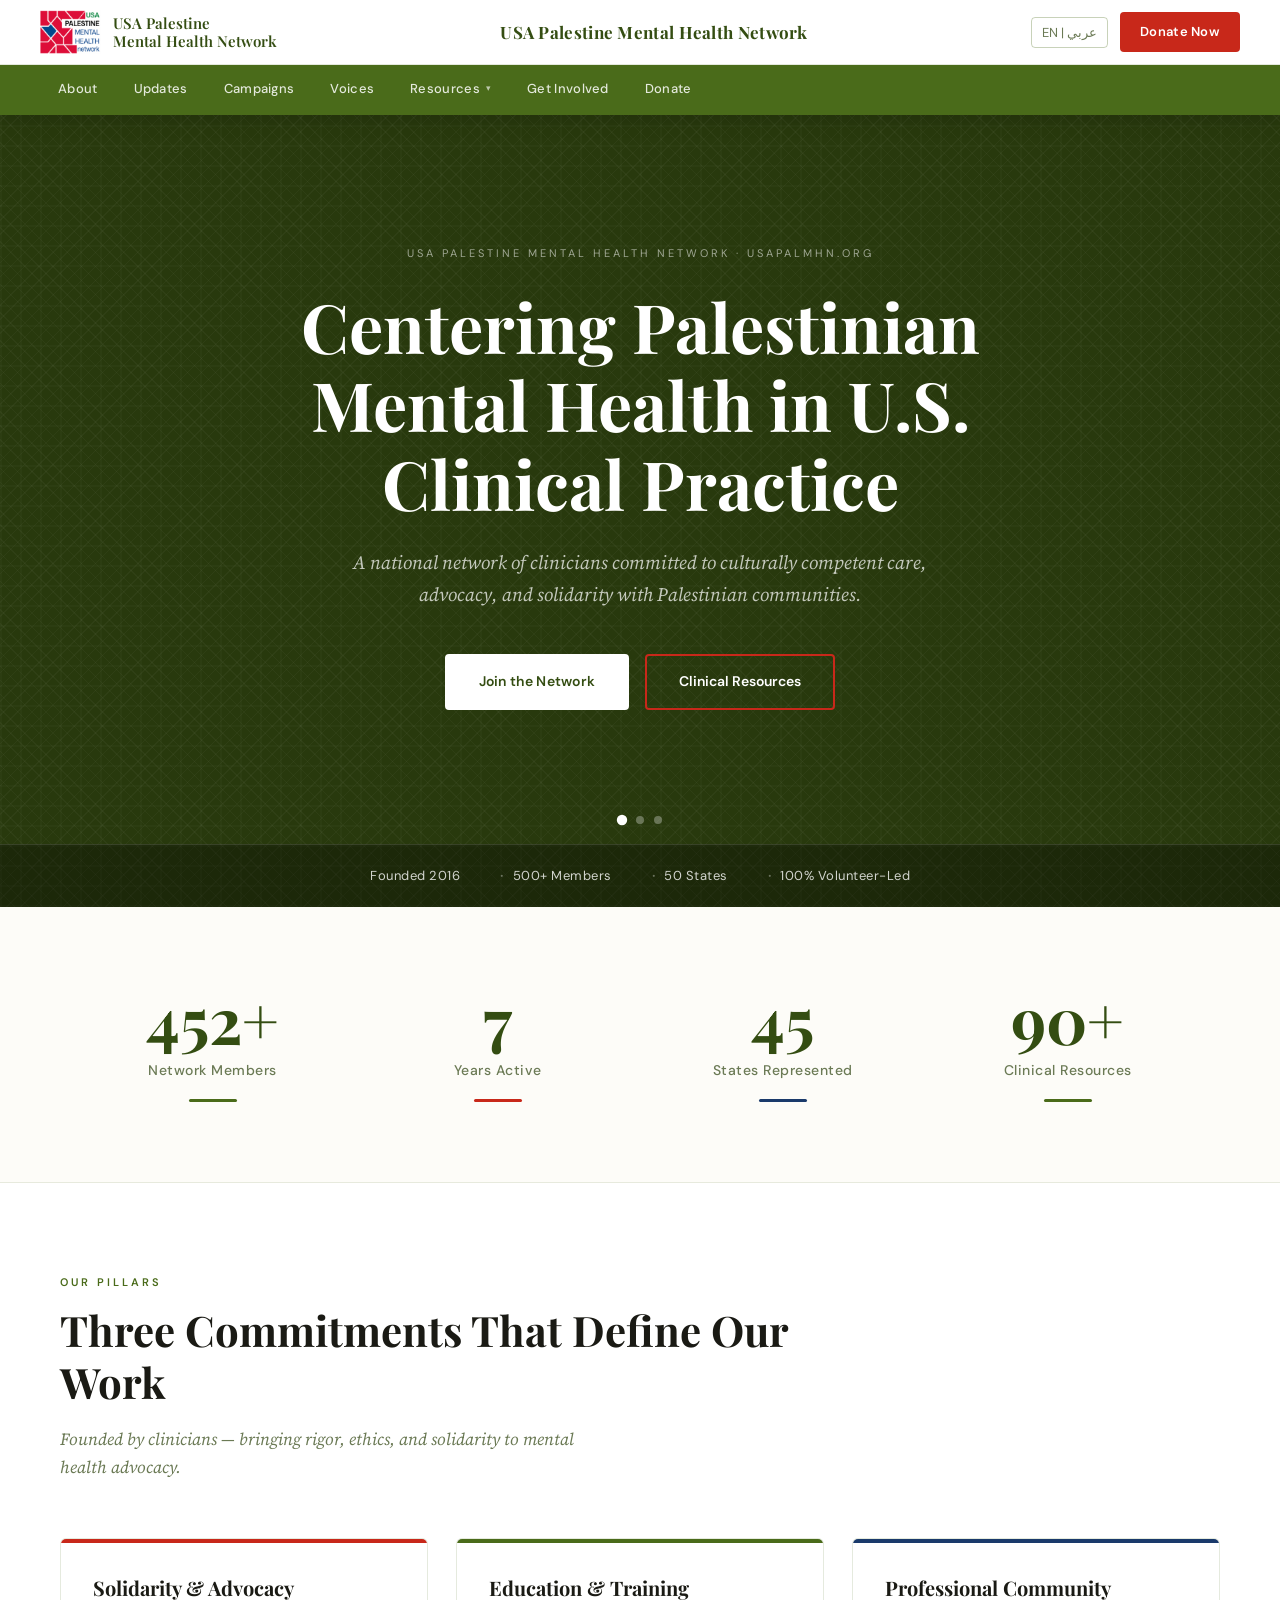
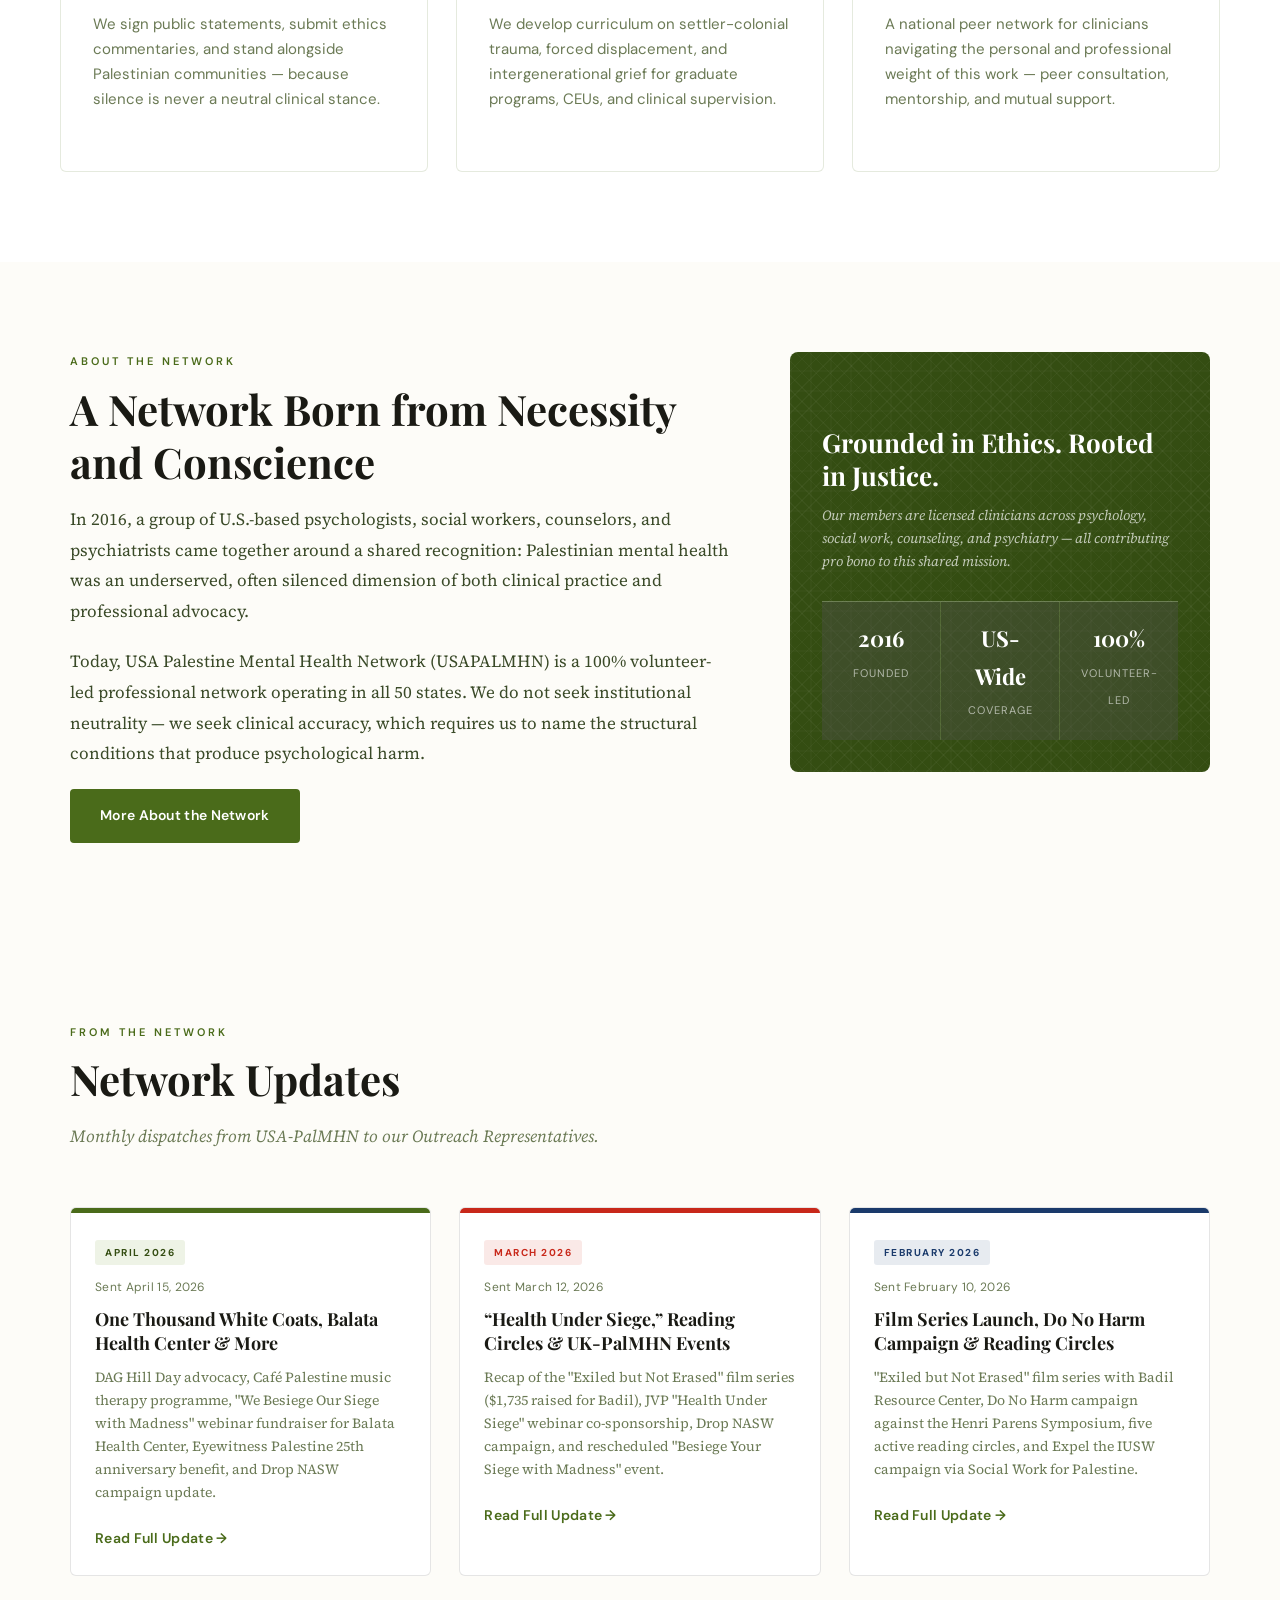
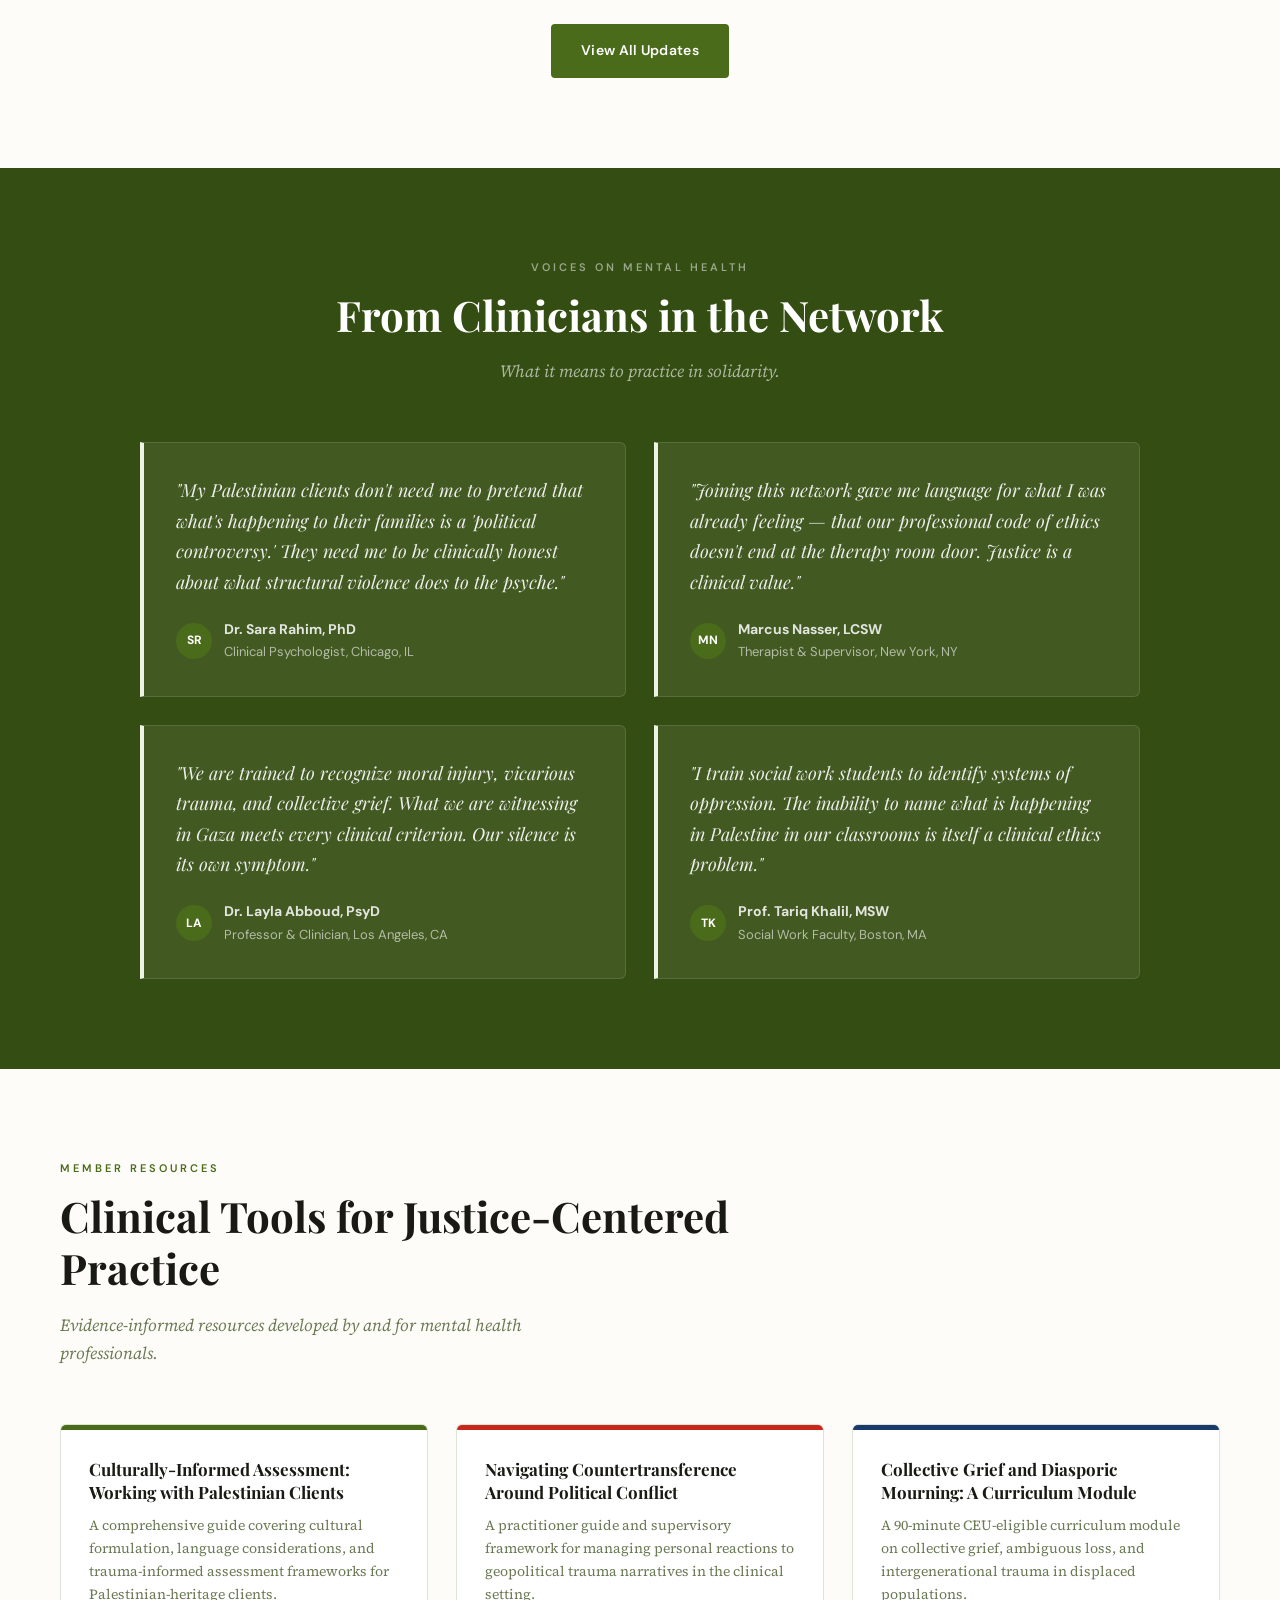
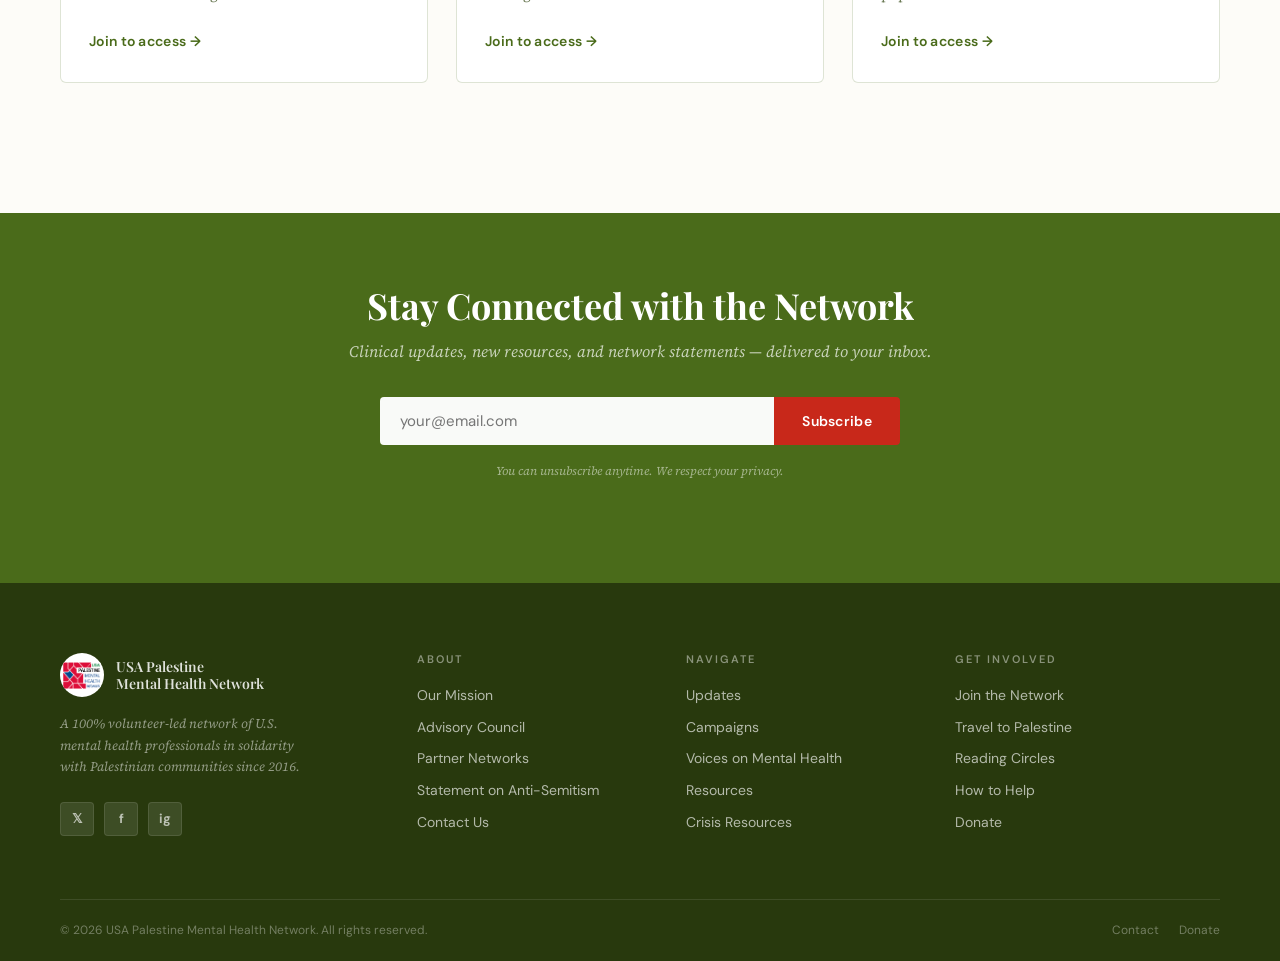
<file: index.html>
<!DOCTYPE html>
<html lang="en" dir="ltr">
<head>
<meta charset="UTF-8">
<link rel="icon" type="image/png" href="assets/logo.png">
<meta name="viewport" content="width=device-width, initial-scale=1.0">
<title>USA Palestine Mental Health Network</title>
<link rel="preconnect" href="https://fonts.googleapis.com">
<link rel="preconnect" href="https://fonts.gstatic.com" crossorigin>
<link rel="stylesheet" href="css/shared.css">
<link rel="stylesheet" href="css/pages/index.css">
<link href="https://fonts.googleapis.com/css2?family=Playfair+Display:ital,wght@0,400;0,600;0,700;1,400;1,600&family=Source+Serif+4:ital,opsz,wght@0,8..60,300;0,8..60,400;0,8..60,600;1,8..60,300;1,8..60,400&family=DM+Sans:ital,opsz,wght@0,9..40,300;0,9..40,400;0,9..40,500;0,9..40,600;1,9..40,300;1,9..40,400&display=swap" rel="stylesheet">
</head>
<body data-page="index.html">

<div data-site="nav"></div>

<!-- HERO -->
<section id="hero">
  <div class="keffiyeh-overlay"></div>
  <div class="hero-slides" style="min-height: 75vh;">
    <div class="hero-slide active" id="slide-0">
      <div class="hero-eyebrow">USA Palestine Mental Health Network · usapalmhn.org</div>
      <h1 class="hero-headline">Centering Palestinian Mental Health in U.S. Clinical Practice</h1>
      <p class="hero-sub">A national network of clinicians committed to culturally competent care, advocacy, and solidarity with Palestinian communities.</p>
      <div class="hero-ctas">
        <a href="get-involved.html#join" class="btn-white">Join the Network</a>
        <a href="resources.html" class="btn-red-outline">Clinical Resources</a>
      </div>
    </div>
    <div class="hero-slide" id="slide-1">
      <div class="hero-eyebrow">Professional Advocacy · Justice-Centered Practice</div>
      <h1 class="hero-headline">Solidarity Is a Clinical Act</h1>
      <p class="hero-sub">From curriculum integration to public statements, our members lead the profession in recognizing the mental health dimensions of displacement and occupation.</p>
      <div class="hero-ctas">
        <a href="about.html#mission" class="btn-white">Our Mission</a>
        <a href="get-involved.html" class="btn-red-outline">Get Involved</a>
      </div>
    </div>
        <div class="hero-slide" id="slide-2">
      <div class="hero-eyebrow">Clinical Ethics · Professional Responsibility</div>
      <h1 class="hero-headline">Breaking the Silence — When Clinicians Speak Up</h1>
      <p class="hero-sub">Mental health professionals have an ethical duty to name injustice. Our network provides the frameworks, resources, and community to do so with integrity.</p>
      <div class="hero-ctas">
        <a href="voices.html" class="btn-white">Clinician Voices</a>
      </div>
    </div>
    <div class="hero-dots">
      <button class="hero-dot active" onclick="goToSlide(0)"></button>
      <button class="hero-dot" onclick="goToSlide(1)"></button>
      <button class="hero-dot" onclick="goToSlide(2)"></button>
    </div>
  </div>
  <div class="hero-stat-bar">
    <span>Founded 2016</span>
    <span>500+ Members</span>
    <span>50 States</span>
    <span>100% Volunteer-Led</span>
  </div>
</section>

<!-- IMPACT NUMBERS -->
<section id="impact">
  <div class="impact-grid">
    <div class="impact-item">
      <div class="impact-number" data-target="500" data-suffix="+">0</div>
      <div class="impact-label">Network Members</div>
      <div class="impact-line il-green"></div>
    </div>
    <div class="impact-item">
      <div class="impact-number" data-target="8" data-suffix="">0</div>
      <div class="impact-label">Years Active</div>
      <div class="impact-line il-red"></div>
    </div>
    <div class="impact-item">
      <div class="impact-number" data-target="50" data-suffix="">0</div>
      <div class="impact-label">States Represented</div>
      <div class="impact-line il-blue"></div>
    </div>
    <div class="impact-item">
      <div class="impact-number" data-target="100" data-suffix="+">0</div>
      <div class="impact-label">Clinical Resources</div>
      <div class="impact-line il-green"></div>
    </div>
  </div>
</section>

<!-- MISSION -->
<section id="mission">
  <div class="section-header-left">
    <div class="section-label">Our Pillars</div>
    <h2 class="section-title">Three Commitments That Define Our Work</h2>
    <p class="section-sub">Founded by clinicians — bringing rigor, ethics, and solidarity to mental health advocacy.</p>
  </div>
  <div class="mission-grid">
    <div class="mission-card mc-red">
      <h3>Solidarity &amp; Advocacy</h3>
      <p>We sign public statements, submit ethics commentaries, and stand alongside Palestinian communities — because silence is never a neutral clinical stance.</p>
    </div>
    <div class="mission-card mc-green">
      <h3>Education &amp; Training</h3>
      <p>We develop curriculum on settler-colonial trauma, forced displacement, and intergenerational grief for graduate programs, CEUs, and clinical supervision.</p>
    </div>
    <div class="mission-card mc-blue">
      <h3>Professional Community</h3>
      <p>A national peer network for clinicians navigating the personal and professional weight of this work — peer consultation, mentorship, and mutual support.</p>
    </div>
  </div>
</section>

<!-- ABOUT -->
<section id="about">
  <div class="about-grid">
    <div class="about-left">
      <div class="section-label">About the Network</div>
      <h2 class="section-title">A Network Born from Necessity and Conscience</h2>
      <p>In 2016, a group of U.S.-based psychologists, social workers, counselors, and psychiatrists came together around a shared recognition: Palestinian mental health was an underserved, often silenced dimension of both clinical practice and professional advocacy.</p>
      <p>Today, USA Palestine Mental Health Network (USAPALMHN) is a 100% volunteer-led professional network operating in all 50 states. We do not seek institutional neutrality — we seek clinical accuracy, which requires us to name the structural conditions that produce psychological harm.</p>
      <a href="about.html" class="btn-olive">More About the Network</a>
    </div>
    <div class="about-right">
      <div class="about-right-texture"></div>
      <div class="about-right-content">
        <h3>Grounded in Ethics. Rooted in Justice.</h3>
        <p>Our members are licensed clinicians across psychology, social work, counseling, and psychiatry — all contributing pro bono to this shared mission.</p>
        <div class="about-stats">
          <div class="about-stat">
            <strong>2016</strong>
            <span>Founded</span>
          </div>
          <div class="about-stat">
            <strong>US-Wide</strong>
            <span>Coverage</span>
          </div>
          <div class="about-stat">
            <strong>100%</strong>
            <span>Volunteer-Led</span>
          </div>
        </div>
      </div>
    </div>
  </div>
</section>

<!-- NETWORK UPDATES -->
<section id="updates" style="background: var(--cream); padding: 90px 60px;">
  <div style="max-width: 1140px; margin: 0 auto;">
    <div class="section-header-left">
      <div class="section-label">From the Network</div>
      <h2 class="section-title">Network Updates</h2>
      <p class="section-sub">Monthly dispatches from USA-PalMHN to our Outreach Representatives.</p>
    </div>

    <div class="news-grid">

      <!-- APRIL 2026 -->
      <div class="news-card nc-green">
        <div class="news-card-body">
          <span class="news-badge nb-green">April 2026</span>
          <div class="news-date">Sent April 15, 2026</div>
          <h3>One Thousand White Coats, Balata Health Center &amp; More</h3>
          <p>DAG Hill Day advocacy, Café Palestine music therapy programme, "We Besiege Our Siege with Madness" webinar fundraiser for Balata Health Center, Eyewitness Palestine 25th anniversary benefit, and Drop NASW campaign update.</p>
          <a href="updates.html" class="link-arrow">Read Full Update →</a>
        </div>
      </div>

      <!-- MARCH 2026 -->
      <div class="news-card nc-red">
        <div class="news-card-body">
          <span class="news-badge nb-red">March 2026</span>
          <div class="news-date">Sent March 12, 2026</div>
          <h3>&ldquo;Health Under Siege,&rdquo; Reading Circles &amp; UK-PalMHN Events</h3>
          <p>Recap of the "Exiled but Not Erased" film series ($1,735 raised for Badil), JVP "Health Under Siege" webinar co-sponsorship, Drop NASW campaign, and rescheduled "Besiege Your Siege with Madness" event.</p>
          <a href="updates.html" class="link-arrow">Read Full Update →</a>
        </div>
      </div>

      <!-- FEBRUARY 2026 -->
      <div class="news-card nc-blue">
        <div class="news-card-body">
          <span class="news-badge nb-blue">February 2026</span>
          <div class="news-date">Sent February 10, 2026</div>
          <h3>Film Series Launch, Do No Harm Campaign &amp; Reading Circles</h3>
          <p>"Exiled but Not Erased" film series with Badil Resource Center, Do No Harm campaign against the Henri Parens Symposium, five active reading circles, and Expel the IUSW campaign via Social Work for Palestine.</p>
          <a href="updates.html" class="link-arrow">Read Full Update →</a>
        </div>
      </div>

    </div>

    <div style="text-align: center; margin-top: 48px;">
      <a href="updates.html" class="btn-olive">View All Updates</a>
    </div>
  </div>
</section>

<!-- VOICES -->
<section id="voices">
  <div class="voices-header">
    <div class="section-label">Voices on Mental Health</div>
    <h2 class="section-title" style="color:white;">From Clinicians in the Network</h2>
    <p class="section-sub">What it means to practice in solidarity.</p>
  </div>
  <div class="voices-grid">
    <div class="voice-card">
      <blockquote>"My Palestinian clients don't need me to pretend that what's happening to their families is a 'political controversy.' They need me to be clinically honest about what structural violence does to the psyche."</blockquote>
      <div class="voice-cite">
        <div class="voice-avatar">SR</div>
        <cite><strong>Dr. Sara Rahim, PhD</strong> Clinical Psychologist, Chicago, IL</cite>
      </div>
    </div>
    <div class="voice-card">
      <blockquote>"Joining this network gave me language for what I was already feeling — that our professional code of ethics doesn't end at the therapy room door. Justice is a clinical value."</blockquote>
      <div class="voice-cite">
        <div class="voice-avatar">MN</div>
        <cite><strong>Marcus Nasser, LCSW</strong> Therapist &amp; Supervisor, New York, NY</cite>
      </div>
    </div>
    <div class="voice-card">
      <blockquote>"We are trained to recognize moral injury, vicarious trauma, and collective grief. What we are witnessing in Gaza meets every clinical criterion. Our silence is its own symptom."</blockquote>
      <div class="voice-cite">
        <div class="voice-avatar">LA</div>
        <cite><strong>Dr. Layla Abboud, PsyD</strong> Professor &amp; Clinician, Los Angeles, CA</cite>
      </div>
    </div>
    <div class="voice-card">
      <blockquote>"I train social work students to identify systems of oppression. The inability to name what is happening in Palestine in our classrooms is itself a clinical ethics problem."</blockquote>
      <div class="voice-cite">
        <div class="voice-avatar">TK</div>
        <cite><strong>Prof. Tariq Khalil, MSW</strong> Social Work Faculty, Boston, MA</cite>
      </div>
    </div>
  </div>
</section>

<!-- RESOURCES -->
<section id="resources">
  <div class="section-header-left">
    <div class="section-label">Member Resources</div>
    <h2 class="section-title">Clinical Tools for Justice-Centered Practice</h2>
    <p class="section-sub">Evidence-informed resources developed by and for mental health professionals.</p>
  </div>
  <div class="resources-grid">
    <div class="resource-card">
      <div class="resource-bar rb-green"></div>
      <div class="resource-body">
        <h3>Culturally-Informed Assessment: Working with Palestinian Clients</h3>
        <p>A comprehensive guide covering cultural formulation, language considerations, and trauma-informed assessment frameworks for Palestinian-heritage clients.</p>
        <a href="get-involved.html#join" class="link-arrow">Join to access →</a>
      </div>
    </div>
    <div class="resource-card">
      <div class="resource-bar rb-red"></div>
      <div class="resource-body">
        <h3>Navigating Countertransference Around Political Conflict</h3>
        <p>A practitioner guide and supervisory framework for managing personal reactions to geopolitical trauma narratives in the clinical setting.</p>
        <a href="get-involved.html#join" class="link-arrow">Join to access →</a>
      </div>
    </div>
    <div class="resource-card">
      <div class="resource-bar rb-blue"></div>
      <div class="resource-body">
        <h3>Collective Grief and Diasporic Mourning: A Curriculum Module</h3>
        <p>A 90-minute CEU-eligible curriculum module on collective grief, ambiguous loss, and intergenerational trauma in displaced populations.</p>
        <a href="get-involved.html#join" class="link-arrow">Join to access →</a>
      </div>
    </div>
  </div>
</section>


<div data-site="newsletter"></div>
<div data-site="footer"></div>

<script src="js/site.js"></script>
<script src="js/pages/index.js"></script>
</body>
</html>
</file>
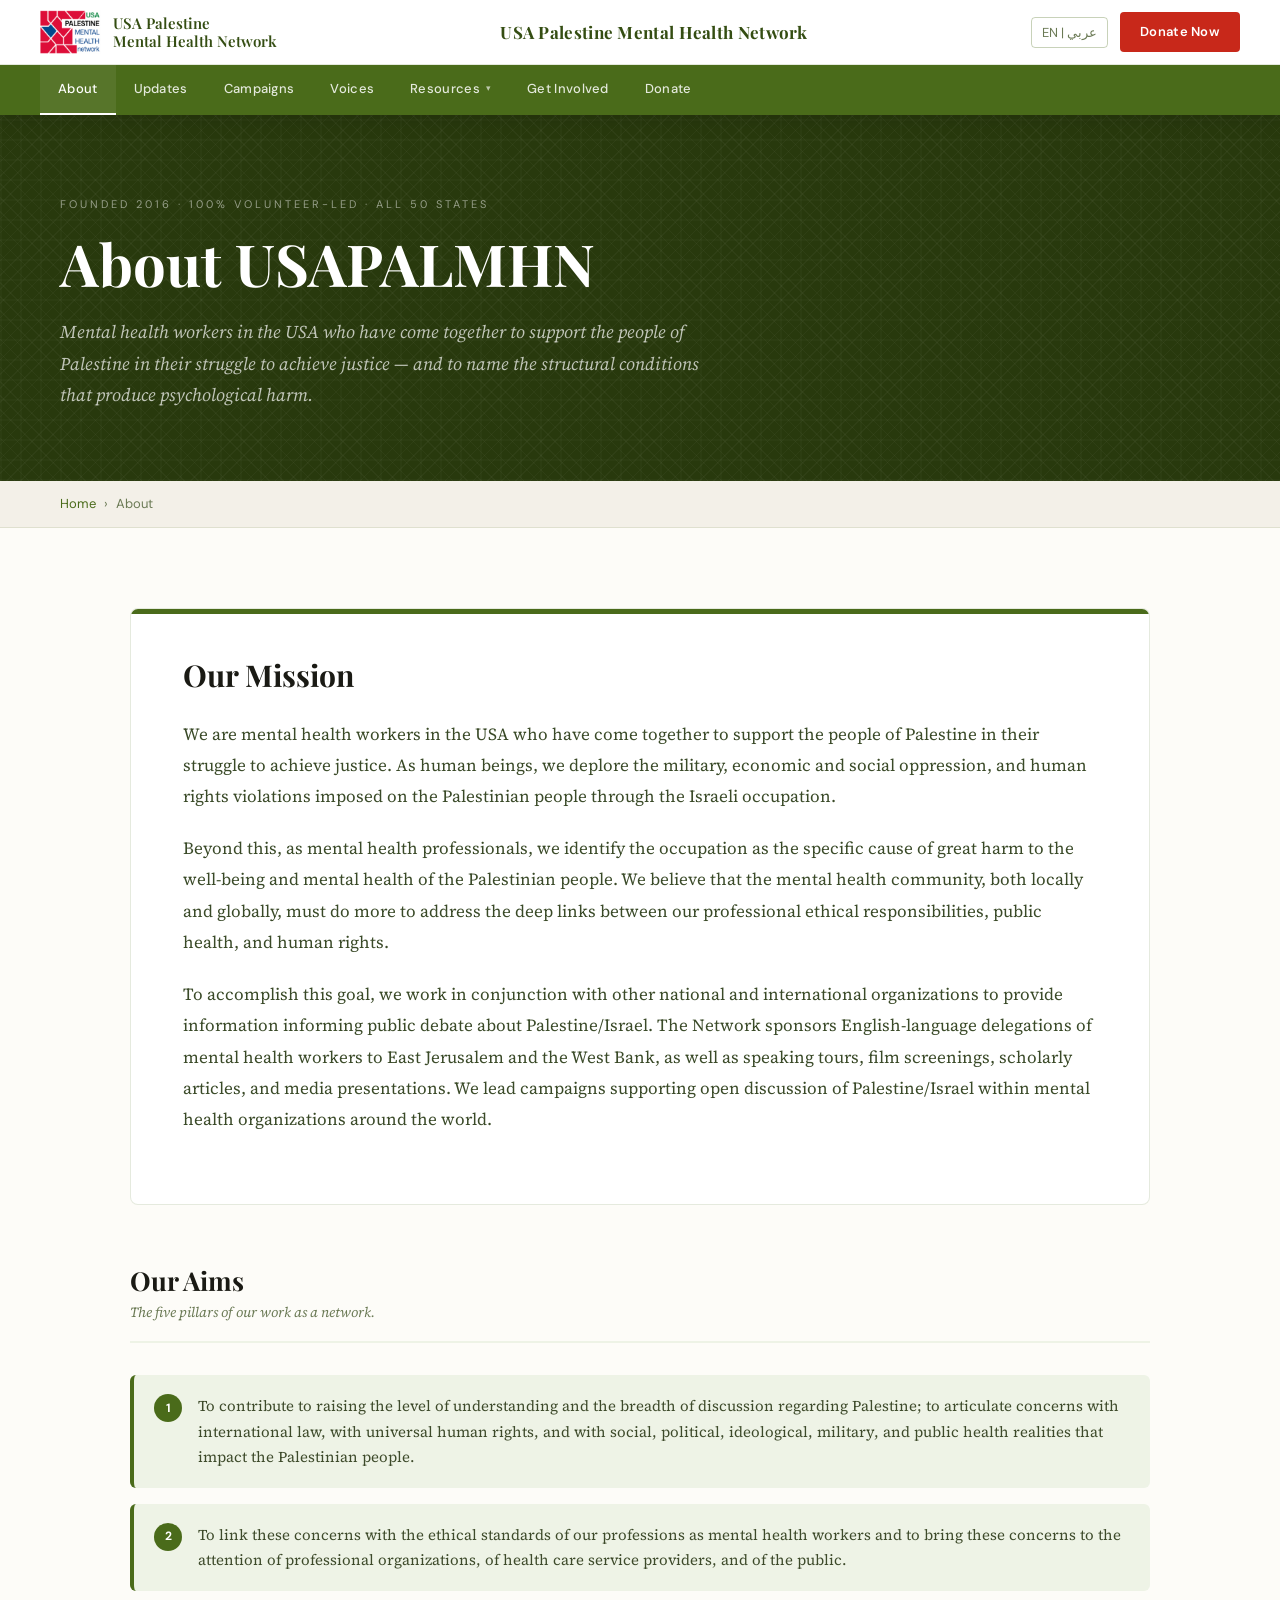
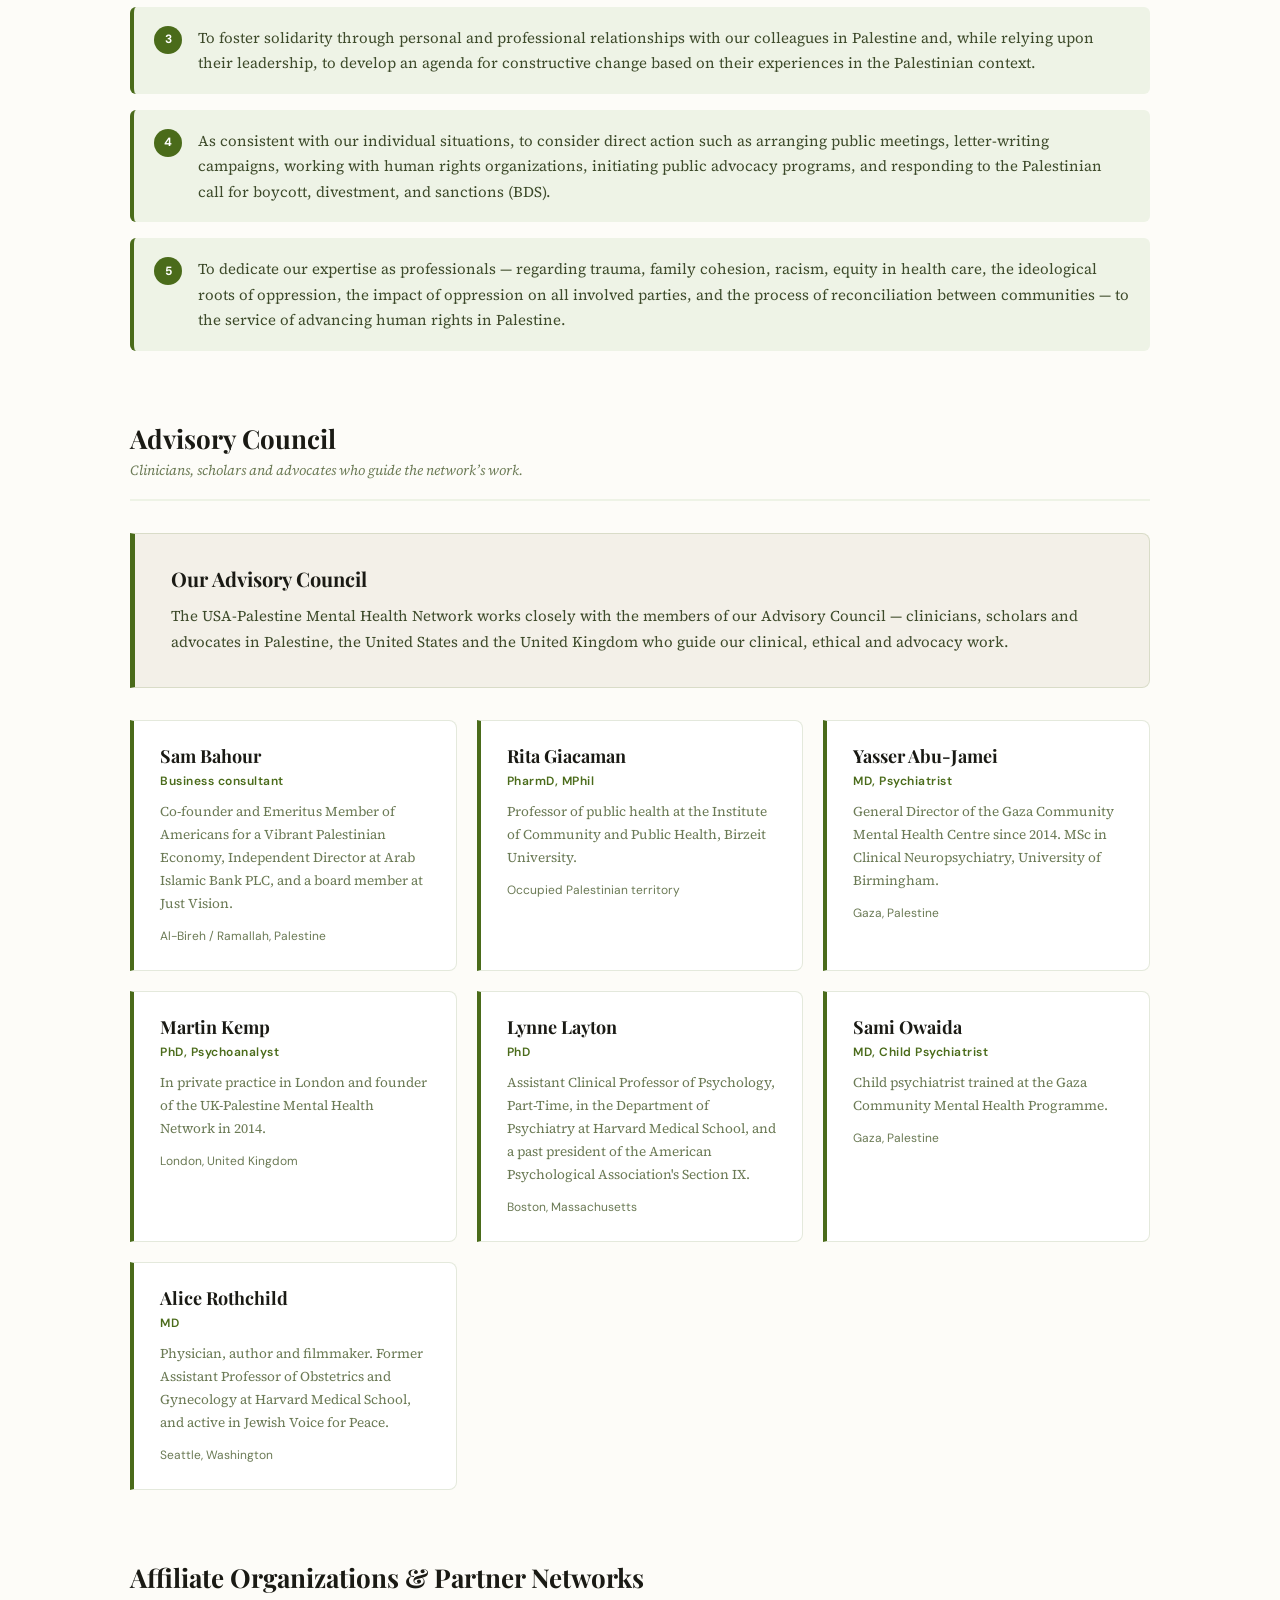
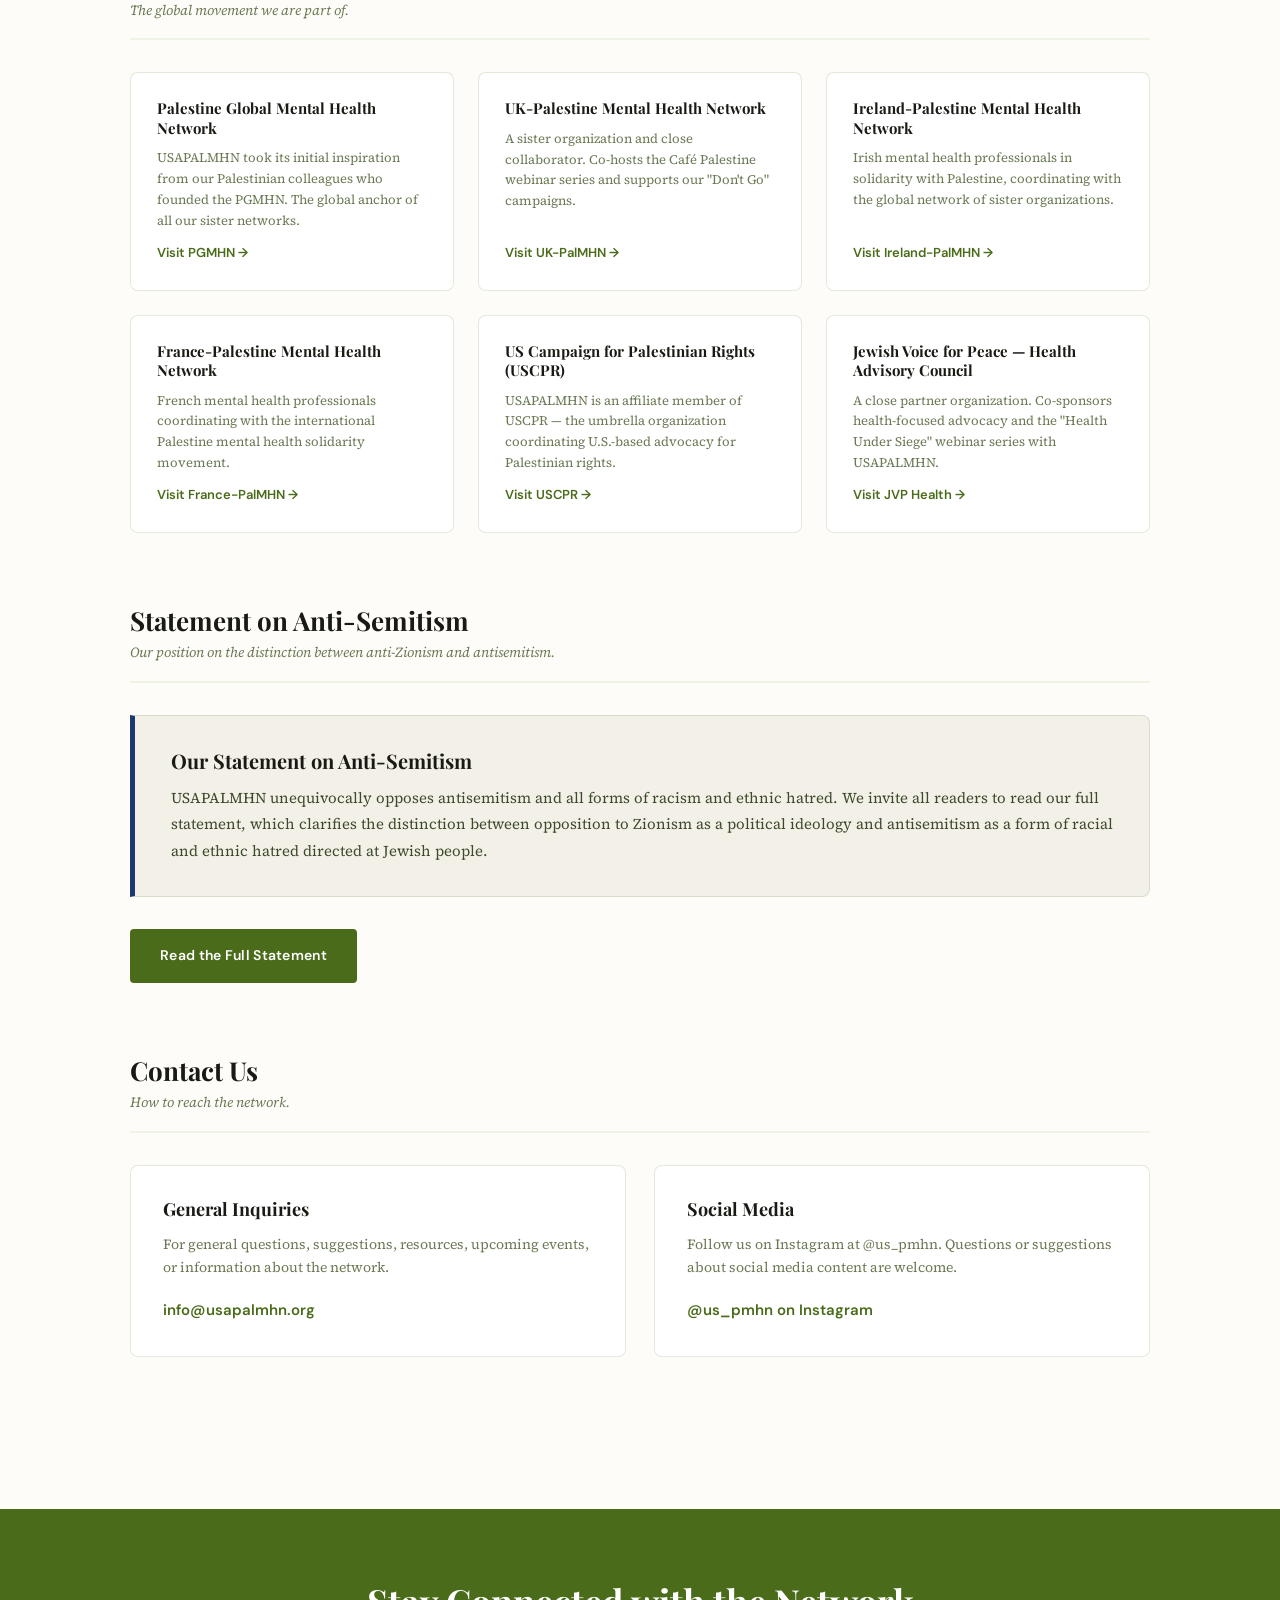
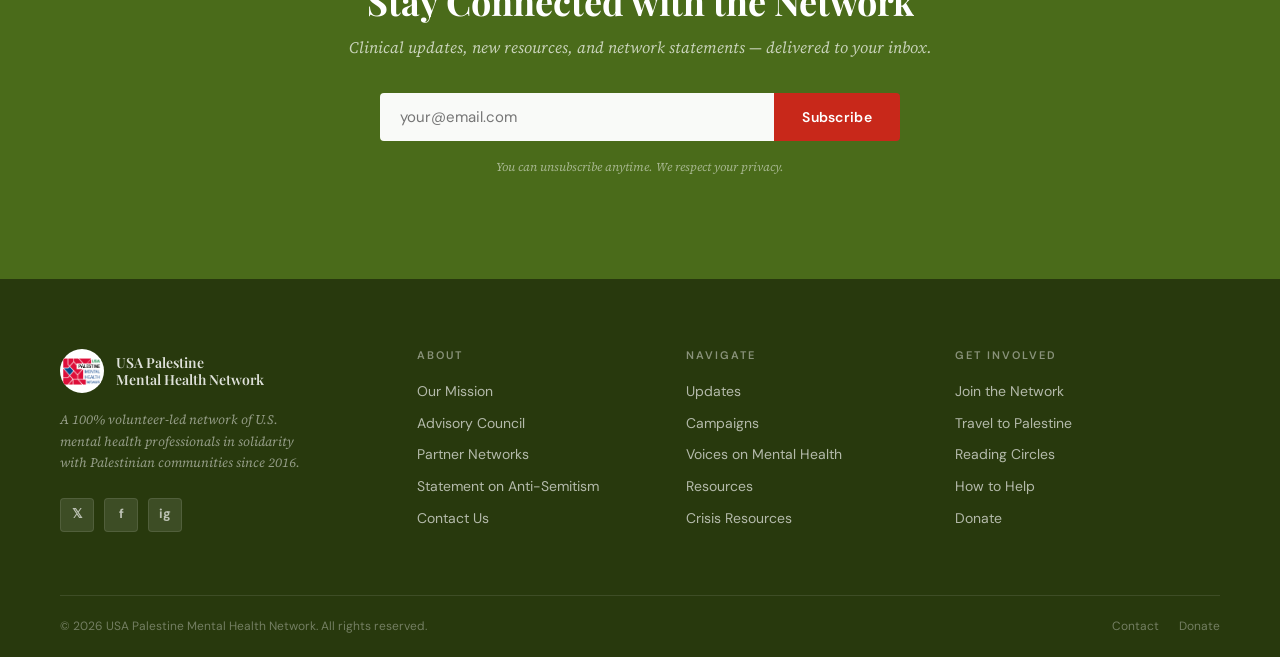
<file: about.html>
<!DOCTYPE html>
<html lang="en" dir="ltr">
<head>
<meta charset="UTF-8">
<link rel="icon" type="image/png" href="assets/logo.png">
<meta name="viewport" content="width=device-width, initial-scale=1.0">
<title>About — USA Palestine Mental Health Network</title>
<link rel="preconnect" href="https://fonts.googleapis.com">
<link rel="preconnect" href="https://fonts.gstatic.com" crossorigin>
<link href="https://fonts.googleapis.com/css2?family=Playfair+Display:ital,wght@0,400;0,600;0,700;1,400;1,600&family=Source+Serif+4:ital,opsz,wght@0,8..60,300;0,8..60,400;0,8..60,600;1,8..60,300;1,8..60,400&family=DM+Sans:ital,opsz,wght@0,9..40,300;0,9..40,400;0,9..40,500;0,9..40,600;1,9..40,300;1,9..40,400&display=swap" rel="stylesheet">
<link rel="stylesheet" href="css/shared.css">
<link rel="stylesheet" href="css/pages/about.css">
</head>
<body data-page="about.html">

<div data-site="nav"></div>

<!-- PAGE HERO -->
<div class="page-hero">
  <div class="keffiyeh-overlay"></div>
  <div class="page-hero-content">
    <div class="page-hero-eyebrow">Founded 2016 · 100% Volunteer-Led · All 50 States</div>
    <h1>About USAPALMHN</h1>
    <p>Mental health workers in the USA who have come together to support the people of Palestine in their struggle to achieve justice — and to name the structural conditions that produce psychological harm.</p>
  </div>
</div>

<!-- BREADCRUMB -->
<div class="breadcrumb">
  <a href="index.html">Home</a><span>›</span>About
</div>

<div class="about-page">

  <!-- OUR MISSION -->
  <section id="mission" class="about-section">
    <div class="mission-block">
      <h2>Our Mission</h2>
      <p>We are mental health workers in the USA who have come together to support the people of Palestine in their struggle to achieve justice. As human beings, we deplore the military, economic and social oppression, and human rights violations imposed on the Palestinian people through the Israeli occupation.</p>
      <p>Beyond this, as mental health professionals, we identify the occupation as the specific cause of great harm to the well-being and mental health of the Palestinian people. We believe that the mental health community, both locally and globally, must do more to address the deep links between our professional ethical responsibilities, public health, and human rights.</p>
      <p>To accomplish this goal, we work in conjunction with other national and international organizations to provide information informing public debate about Palestine/Israel. The Network sponsors English-language delegations of mental health workers to East Jerusalem and the West Bank, as well as speaking tours, film screenings, scholarly articles, and media presentations. We lead campaigns supporting open discussion of Palestine/Israel within mental health organizations around the world.</p>
    </div>

    <div class="about-section-header">
      <div>
        <h2>Our Aims</h2>
        <p>The five pillars of our work as a network.</p>
      </div>
    </div>
    <ul class="aims-list">
      <li>
        <div class="aims-num">1</div>
        <p>To contribute to raising the level of understanding and the breadth of discussion regarding Palestine; to articulate concerns with international law, with universal human rights, and with social, political, ideological, military, and public health realities that impact the Palestinian people.</p>
      </li>
      <li>
        <div class="aims-num">2</div>
        <p>To link these concerns with the ethical standards of our professions as mental health workers and to bring these concerns to the attention of professional organizations, of health care service providers, and of the public.</p>
      </li>
      <li>
        <div class="aims-num">3</div>
        <p>To foster solidarity through personal and professional relationships with our colleagues in Palestine and, while relying upon their leadership, to develop an agenda for constructive change based on their experiences in the Palestinian context.</p>
      </li>
      <li>
        <div class="aims-num">4</div>
        <p>As consistent with our individual situations, to consider direct action such as arranging public meetings, letter-writing campaigns, working with human rights organizations, initiating public advocacy programs, and responding to the Palestinian call for boycott, divestment, and sanctions (BDS).</p>
      </li>
      <li>
        <div class="aims-num">5</div>
        <p>To dedicate our expertise as professionals — regarding trauma, family cohesion, racism, equity in health care, the ideological roots of oppression, the impact of oppression on all involved parties, and the process of reconciliation between communities — to the service of advancing human rights in Palestine.</p>
      </li>
    </ul>
  </section>

  <!-- ADVISORY COUNCIL -->
  <section id="advisory-council" class="about-section">
    <div class="about-section-header">
      <div>
        <h2>Advisory Council</h2>
        <p>Clinicians, scholars and advocates who guide the network’s work.</p>
      </div>
    </div>
    <div class="statement-block" style="border-left-color: var(--olive);">
      <h3>Our Advisory Council</h3>
      <p>The USA-Palestine Mental Health Network works closely with the members of our Advisory Council — clinicians, scholars and advocates in Palestine, the United States and the United Kingdom who guide our clinical, ethical and advocacy work.</p>
    </div>

    <div class="council-grid">
      <div class="council-card">
        <h3>Sam Bahour</h3>
        <div class="council-credentials">Business consultant</div>
        <p>Co-founder and Emeritus Member of Americans for a Vibrant Palestinian Economy, Independent Director at Arab Islamic Bank PLC, and a board member at Just Vision.</p>
        <span class="council-location">Al-Bireh / Ramallah, Palestine</span>
      </div>
      <div class="council-card">
        <h3>Rita Giacaman</h3>
        <div class="council-credentials">PharmD, MPhil</div>
        <p>Professor of public health at the Institute of Community and Public Health, Birzeit University.</p>
        <span class="council-location">Occupied Palestinian territory</span>
      </div>
      <div class="council-card">
        <h3>Yasser Abu-Jamei</h3>
        <div class="council-credentials">MD, Psychiatrist</div>
        <p>General Director of the Gaza Community Mental Health Centre since 2014. MSc in Clinical Neuropsychiatry, University of Birmingham.</p>
        <span class="council-location">Gaza, Palestine</span>
      </div>
      <div class="council-card">
        <h3>Martin Kemp</h3>
        <div class="council-credentials">PhD, Psychoanalyst</div>
        <p>In private practice in London and founder of the UK-Palestine Mental Health Network in 2014.</p>
        <span class="council-location">London, United Kingdom</span>
      </div>
      <div class="council-card">
        <h3>Lynne Layton</h3>
        <div class="council-credentials">PhD</div>
        <p>Assistant Clinical Professor of Psychology, Part-Time, in the Department of Psychiatry at Harvard Medical School, and a past president of the American Psychological Association's Section IX.</p>
        <span class="council-location">Boston, Massachusetts</span>
      </div>
      <div class="council-card">
        <h3>Sami Owaida</h3>
        <div class="council-credentials">MD, Child Psychiatrist</div>
        <p>Child psychiatrist trained at the Gaza Community Mental Health Programme.</p>
        <span class="council-location">Gaza, Palestine</span>
      </div>
      <div class="council-card">
        <h3>Alice Rothchild</h3>
        <div class="council-credentials">MD</div>
        <p>Physician, author and filmmaker. Former Assistant Professor of Obstetrics and Gynecology at Harvard Medical School, and active in Jewish Voice for Peace.</p>
        <span class="council-location">Seattle, Washington</span>
      </div>
    </div>
  </section>

  <!-- AFFILIATES & PARTNER NETWORKS -->
  <section id="affiliates" class="about-section">
    <div class="about-section-header">
      <div>
        <h2>Affiliate Organizations & Partner Networks</h2>
        <p>The global movement we are part of.</p>
      </div>
    </div>
    <div class="affiliates-grid">
      <div class="affiliate-card">
        <h3>Palestine Global Mental Health Network</h3>
        <p>USAPALMHN took its initial inspiration from our Palestinian colleagues who founded the PGMHN. The global anchor of all our sister networks.</p>
        <a href="https://www.pgmhn.org/" target="_blank">Visit PGMHN →</a>
      </div>
      <div class="affiliate-card">
        <h3>UK-Palestine Mental Health Network</h3>
        <p>A sister organization and close collaborator. Co-hosts the Café Palestine webinar series and supports our "Don't Go" campaigns.</p>
        <a href="https://ukpalmhn.com/" target="_blank">Visit UK-PalMHN →</a>
      </div>
      <div class="affiliate-card">
        <h3>Ireland-Palestine Mental Health Network</h3>
        <p>Irish mental health professionals in solidarity with Palestine, coordinating with the global network of sister organizations.</p>
        <a href="https://ipmhn.com/" target="_blank">Visit Ireland-PalMHN →</a>
      </div>
      <div class="affiliate-card">
        <h3>France-Palestine Mental Health Network</h3>
        <p>French mental health professionals coordinating with the international Palestine mental health solidarity movement.</p>
        <a href="https://www.facebook.com/frpalmhn/" target="_blank">Visit France-PalMHN →</a>
      </div>
      <div class="affiliate-card">
        <h3>US Campaign for Palestinian Rights (USCPR)</h3>
        <p>USAPALMHN is an affiliate member of USCPR — the umbrella organization coordinating U.S.-based advocacy for Palestinian rights.</p>
        <a href="https://uscpr.org/" target="_blank">Visit USCPR →</a>
      </div>
      <div class="affiliate-card">
        <h3>Jewish Voice for Peace — Health Advisory Council</h3>
        <p>A close partner organization. Co-sponsors health-focused advocacy and the "Health Under Siege" webinar series with USAPALMHN.</p>
        <a href="https://jewishvoiceforpeace.org/stories/health-advisory-council/" target="_blank">Visit JVP Health →</a>
      </div>
    </div>
  </section>

  <!-- ANTI-SEMITISM STATEMENT -->
  <section id="antisemitism" class="about-section">
    <div class="about-section-header">
      <div>
        <h2>Statement on Anti-Semitism</h2>
        <p>Our position on the distinction between anti-Zionism and antisemitism.</p>
      </div>
    </div>
    <div class="statement-block">
      <h3>Our Statement on Anti-Semitism</h3>
      <p>USAPALMHN unequivocally opposes antisemitism and all forms of racism and ethnic hatred. We invite all readers to read our full statement, which clarifies the distinction between opposition to Zionism as a political ideology and antisemitism as a form of racial and ethnic hatred directed at Jewish people.</p>
    </div>
    <a href="statement-on-anti-semitism.html" class="btn-olive">Read the Full Statement</a>
  </section>

  <!-- CONTACT -->
  <section id="contact" class="about-section">
    <div class="about-section-header">
      <div>
        <h2>Contact Us</h2>
        <p>How to reach the network.</p>
      </div>
    </div>
    <div class="contact-grid">
      <div class="contact-card">
        <h3>General Inquiries</h3>
        <p>For general questions, suggestions, resources, upcoming events, or information about the network.</p>
        <a href="mailto:info@usapalmhn.org" class="email">info@usapalmhn.org</a>
      </div>
      <div class="contact-card">
        <h3>Social Media</h3>
        <p>Follow us on Instagram at @us_pmhn. Questions or suggestions about social media content are welcome.</p>
        <a href="https://www.instagram.com/us_pmhn/" target="_blank" class="email">@us_pmhn on Instagram</a>
      </div>
    </div>
  </section>

</div>

<div data-site="newsletter"></div>
<div data-site="footer"></div>

<script src="js/site.js"></script>
</body>
</html>
</file>
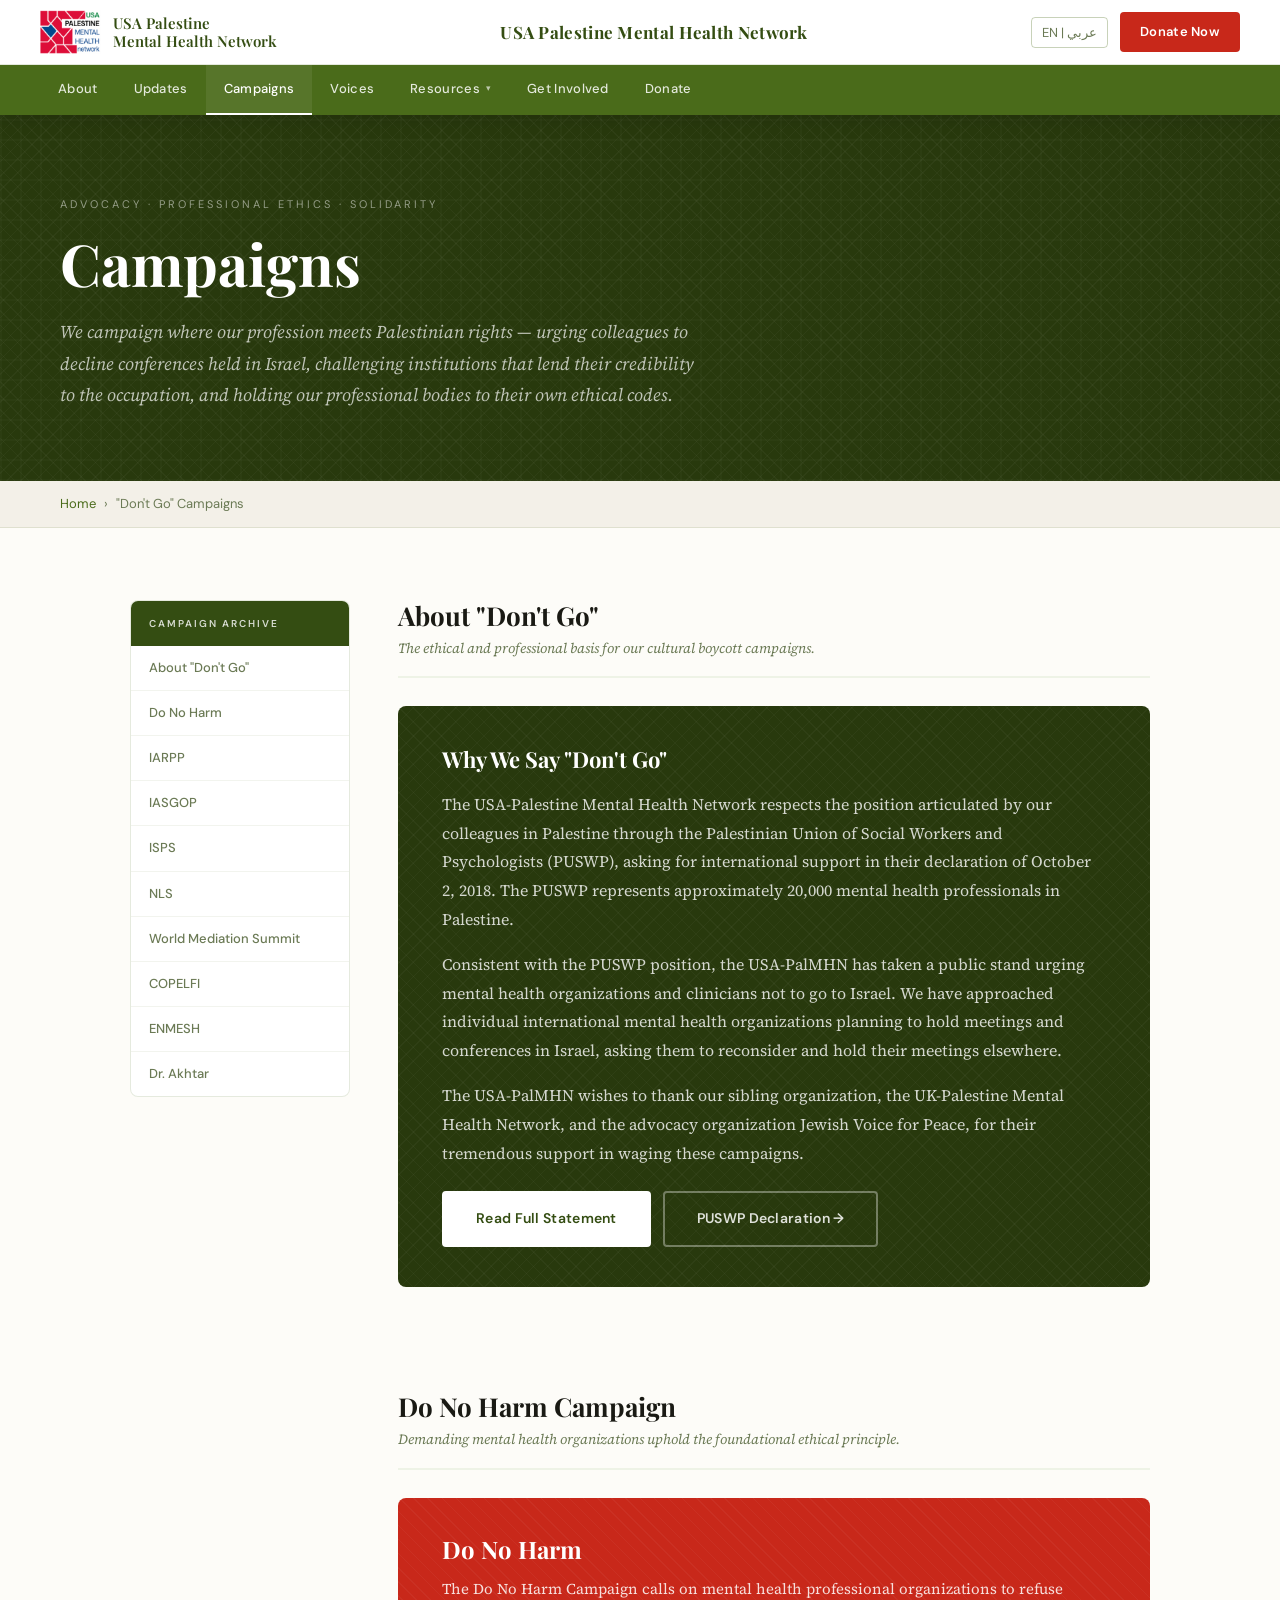
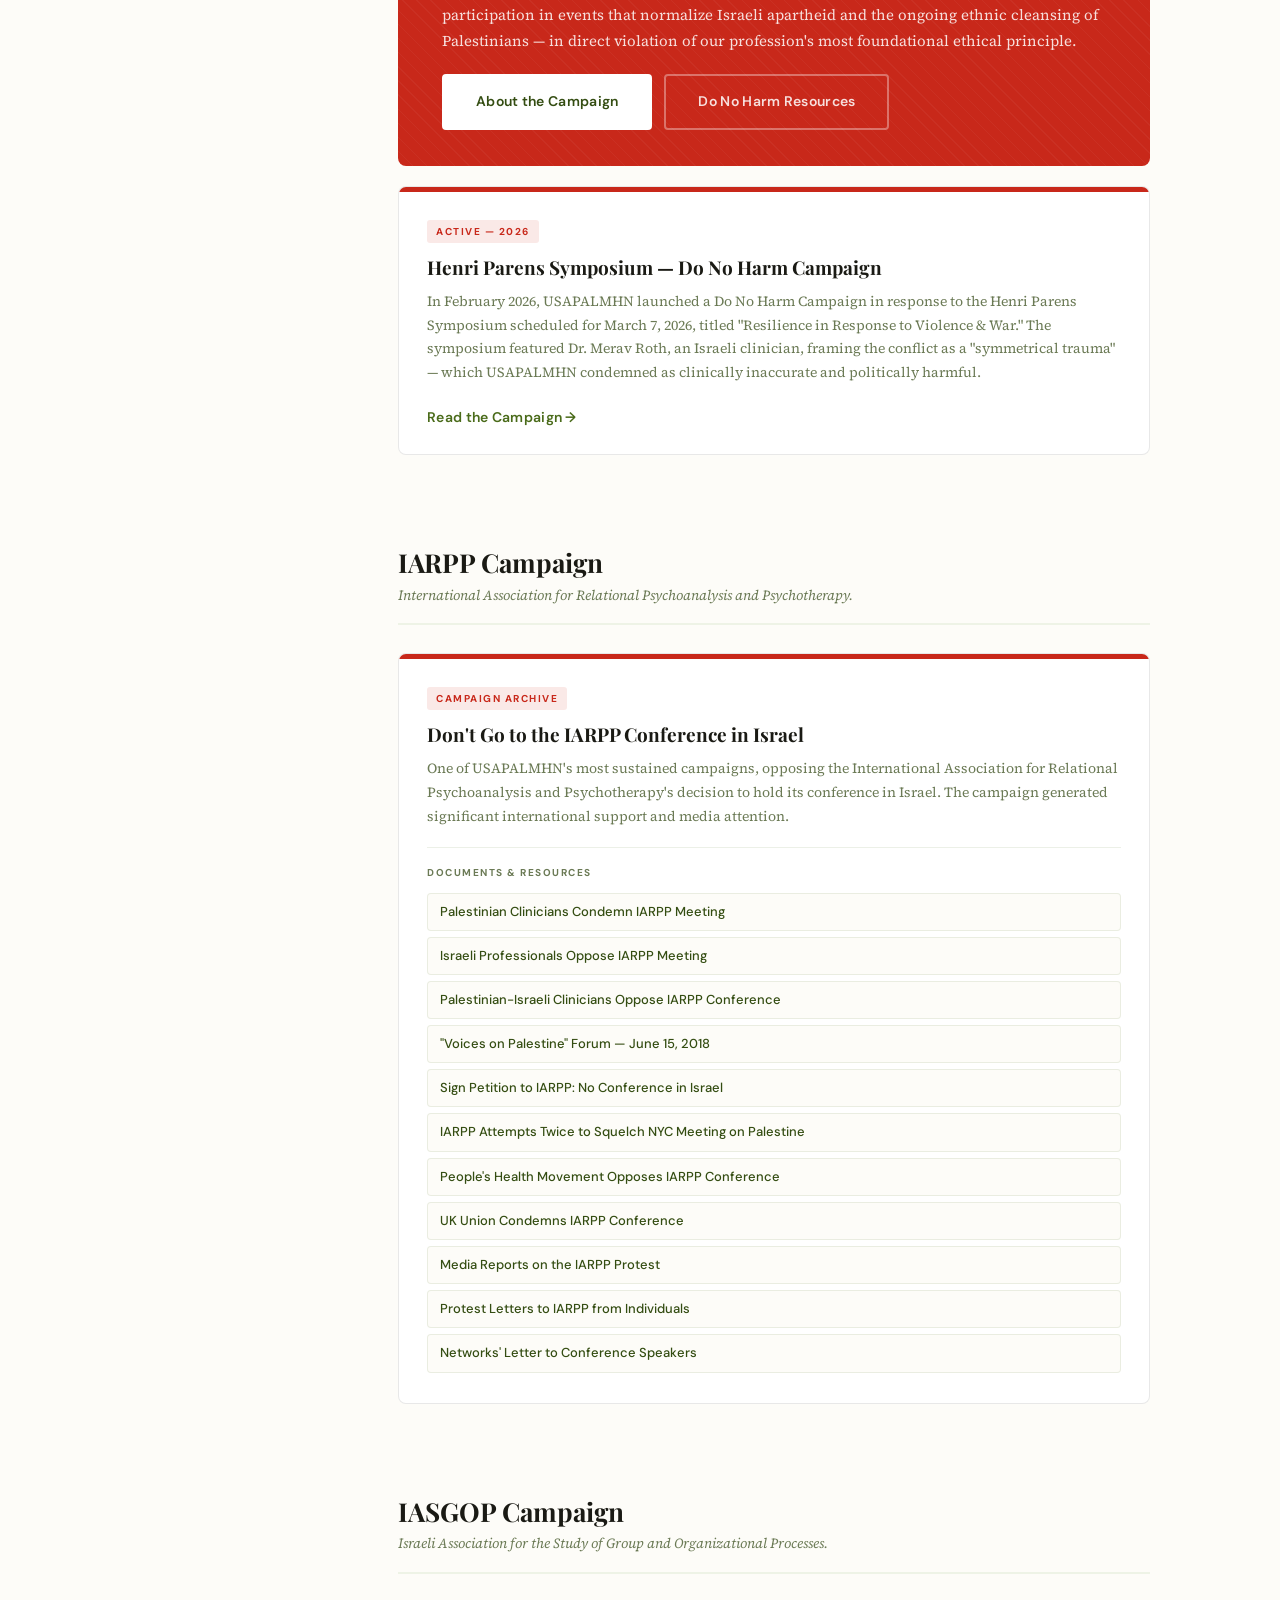
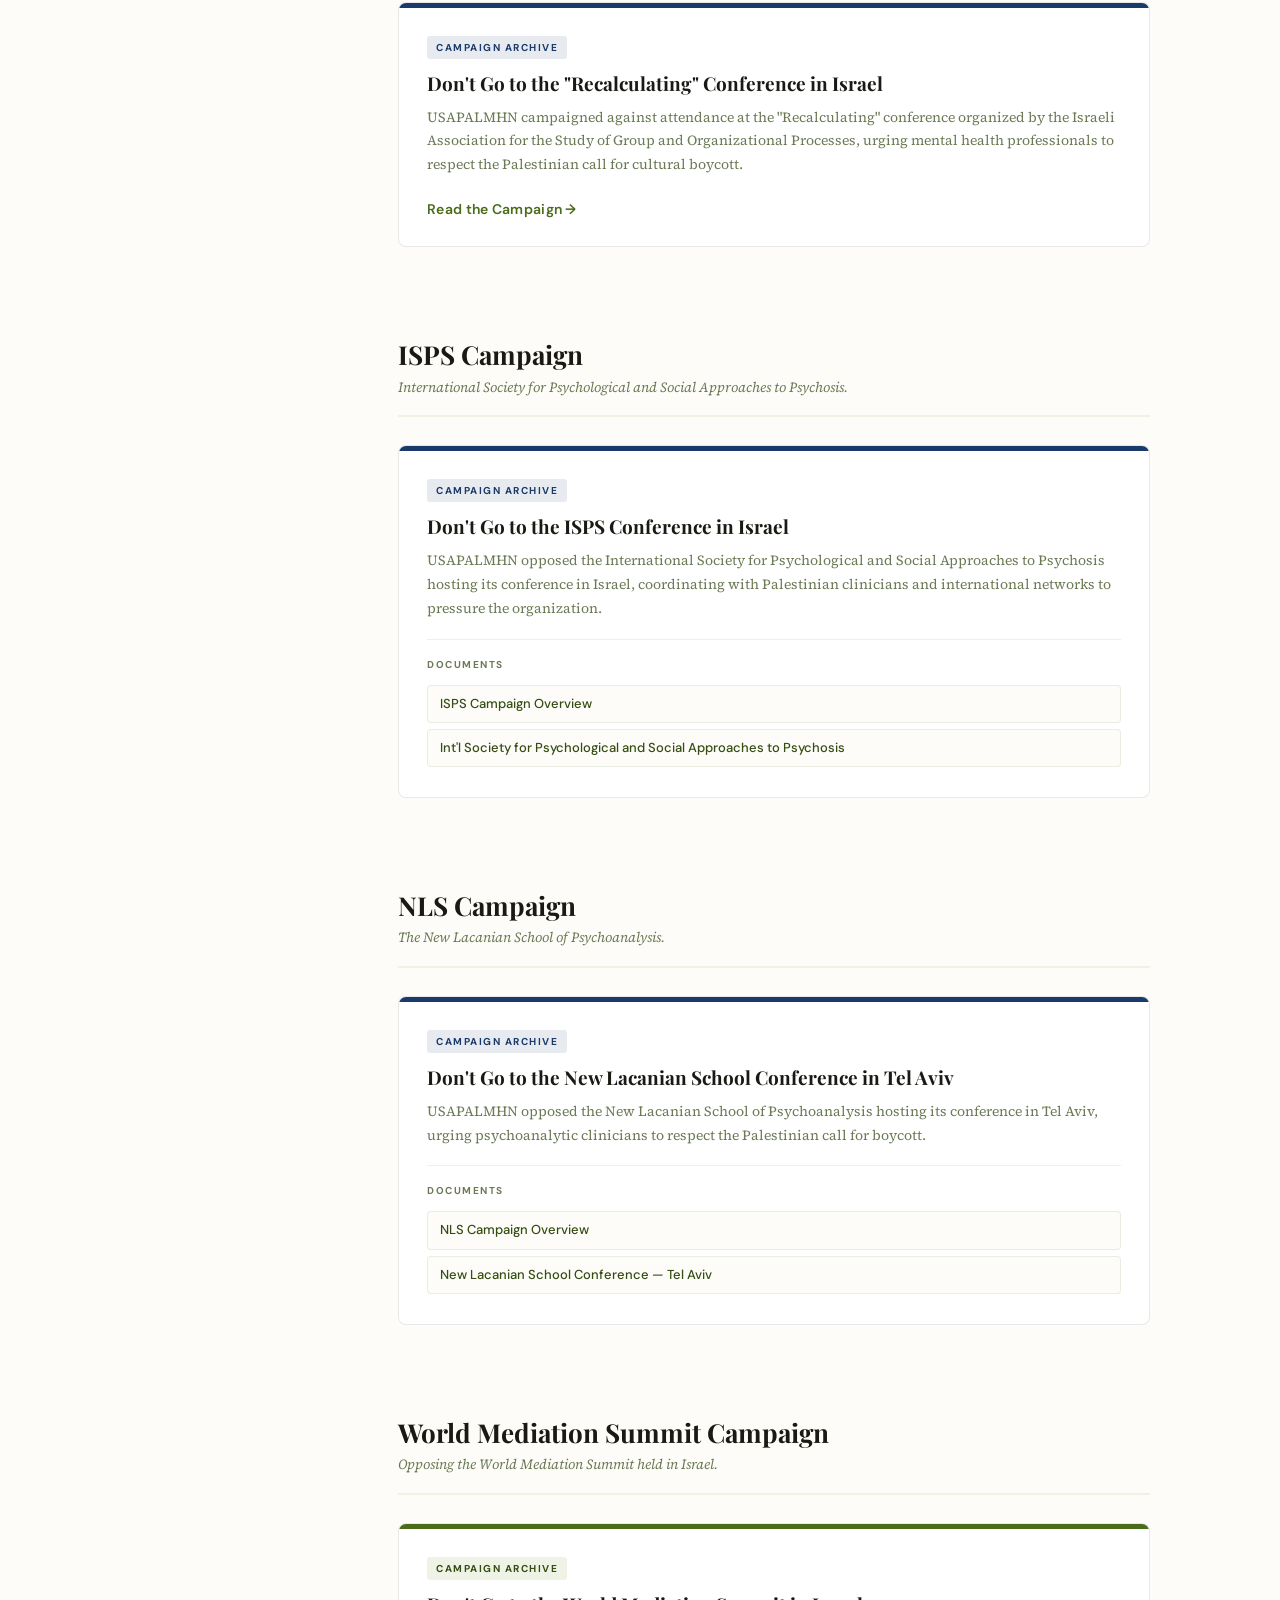
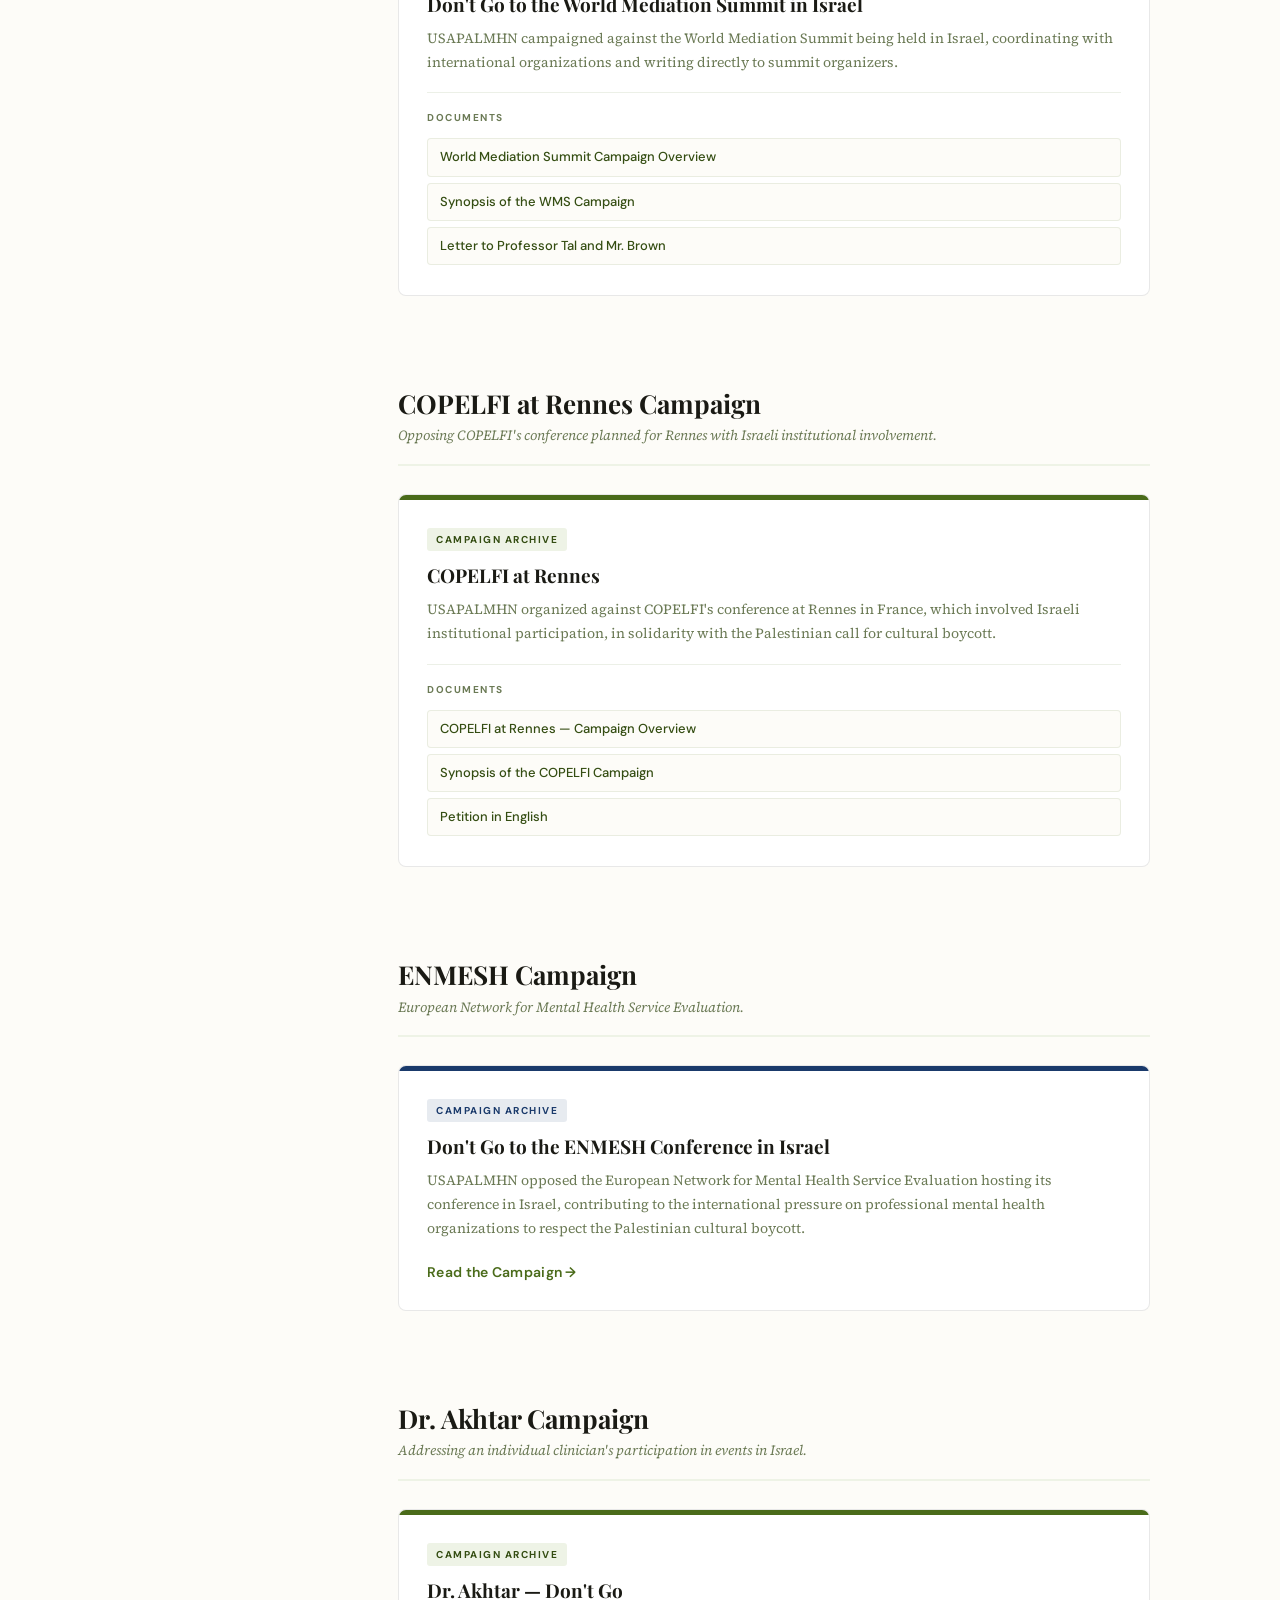
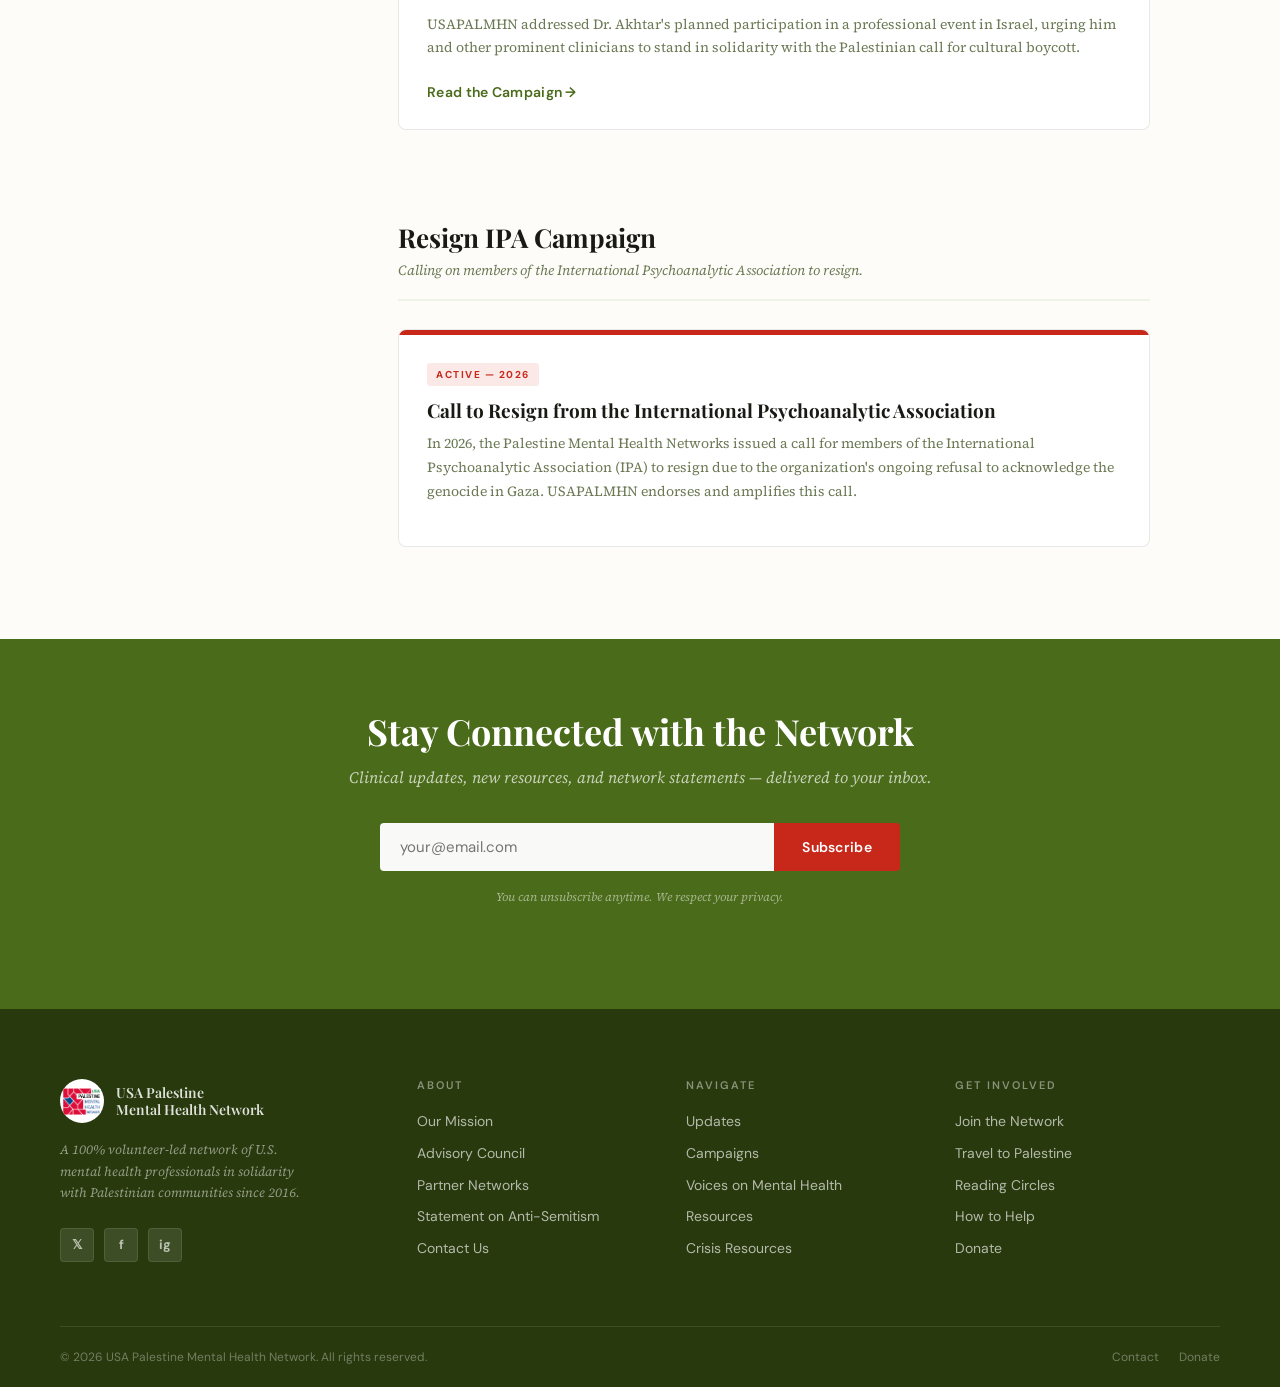
<file: campaigns.html>
<!DOCTYPE html>
<html lang="en" dir="ltr">
<head>
<meta charset="UTF-8">
<link rel="icon" type="image/png" href="assets/logo.png">
<meta name="viewport" content="width=device-width, initial-scale=1.0">
<title>Campaigns — USA Palestine Mental Health Network</title>
<link rel="preconnect" href="https://fonts.googleapis.com">
<link rel="preconnect" href="https://fonts.gstatic.com" crossorigin>
<link href="https://fonts.googleapis.com/css2?family=Playfair+Display:ital,wght@0,400;0,600;0,700;1,400;1,600&family=Source+Serif+4:ital,opsz,wght@0,8..60,300;0,8..60,400;0,8..60,600;1,8..60,300;1,8..60,400&family=DM+Sans:ital,opsz,wght@0,9..40,300;0,9..40,400;0,9..40,500;0,9..40,600;1,9..40,300;1,9..40,400&display=swap" rel="stylesheet">
<link rel="stylesheet" href="css/shared.css">
<link rel="stylesheet" href="css/pages/campaigns.css">
</head>
<body data-page="campaigns.html">

<div data-site="nav"></div>

<!-- PAGE HERO -->
<div class="page-hero">
  <div class="keffiyeh-overlay"></div>
  <div class="page-hero-content">
    <div class="page-hero-eyebrow">Advocacy · Professional Ethics · Solidarity</div>
    <h1>Campaigns</h1>
    <p>We campaign where our profession meets Palestinian rights — urging colleagues to decline conferences held in Israel, challenging institutions that lend their credibility to the occupation, and holding our professional bodies to their own ethical codes.</p>
  </div>
</div>

<!-- BREADCRUMB -->
<div class="breadcrumb">
  <a href="index.html">Home</a><span>›</span>"Don't Go" Campaigns
</div>

<!-- MAIN LAYOUT -->
<div class="campaigns-layout">

  <!-- SIDEBAR -->
  <aside class="camp-sidebar" data-scrollspy>
    <div class="camp-sidebar-header">Campaign Archive</div>
    <a href="#about" class="active">About "Don't Go"</a>
    <a href="#do-no-harm">Do No Harm</a>
    <a href="#iarpp">IARPP</a>
    <a href="#iasgop">IASGOP</a>
    <a href="#isps">ISPS</a>
    <a href="#nls">NLS</a>
    <a href="#world-mediation"> World Mediation Summit</a>
    <a href="#copelfi">COPELFI</a>
    <a href="#enmesh">ENMESH</a>
    <a href="#dr-akhtar">Dr. Akhtar</a>
  </aside>

  <!-- CONTENT -->
  <main class="camp-content">

    <!-- ABOUT DON'T GO -->
    <section id="about">
      <div class="camp-section-header">
        <div>
          <h2>About "Don't Go"</h2>
          <p>The ethical and professional basis for our cultural boycott campaigns.</p>
        </div>
      </div>
      <div class="about-block">
        <div class="kef-overlay"></div>
        <h3>Why We Say "Don't Go"</h3>
        <p>The USA-Palestine Mental Health Network respects the position articulated by our colleagues in Palestine through the Palestinian Union of Social Workers and Psychologists (PUSWP), asking for international support in their declaration of October 2, 2018. The PUSWP represents approximately 20,000 mental health professionals in Palestine.</p>
        <p>Consistent with the PUSWP position, the USA-PalMHN has taken a public stand urging mental health organizations and clinicians not to go to Israel. We have approached individual international mental health organizations planning to hold meetings and conferences in Israel, asking them to reconsider and hold their meetings elsewhere.</p>
        <p>The USA-PalMHN wishes to thank our sibling organization, the UK-Palestine Mental Health Network, and the advocacy organization Jewish Voice for Peace, for their tremendous support in waging these campaigns.</p>
        <div style="display:flex; gap:12px; flex-wrap:wrap;">
          <a href="https://usapalmhn.org/about-dont-go/" target="_blank" class="btn-white">Read Full Statement</a>
          <a href="https://www.facebook.com/PUSWP.Palestine/posts/902274599967730" target="_blank" class="btn-white-outline">PUSWP Declaration →</a>
        </div>
      </div>
    </section>

    <!-- DO NO HARM -->
    <section id="do-no-harm">
      <div class="camp-section-header">
        <div>
          <h2>Do No Harm Campaign</h2>
          <p>Demanding mental health organizations uphold the foundational ethical principle.</p>
        </div>
      </div>
      <div class="do-no-harm-banner">
        <h3>Do No Harm</h3>
        <p>The Do No Harm Campaign calls on mental health professional organizations to refuse participation in events that normalize Israeli apartheid and the ongoing ethnic cleansing of Palestinians — in direct violation of our profession's most foundational ethical principle.</p>
        <div class="dnh-ctas">
          <a href="https://usapalmhn.org/portfolio-item/the-do-no-harm-campaign/" target="_blank" class="btn-white">About the Campaign</a>
          <a href="https://usapalmhn.org/portfolio-item/do-no-harm/" target="_blank" class="btn-white-outline">Do No Harm Resources</a>
        </div>
      </div>
      <div class="campaign-card">
        <div class="cc-top cc-red"></div>
        <div class="cc-body">
          <span class="cc-tag ct-red">Active — 2026</span>
          <h3>Henri Parens Symposium — Do No Harm Campaign</h3>
          <p>In February 2026, USAPALMHN launched a Do No Harm Campaign in response to the Henri Parens Symposium scheduled for March 7, 2026, titled "Resilience in Response to Violence & War." The symposium featured Dr. Merav Roth, an Israeli clinician, framing the conflict as a "symmetrical trauma" — which USAPALMHN condemned as clinically inaccurate and politically harmful.</p>
          <a href="https://usapalmhn.org/portfolio-item/the-do-no-harm-campaign/" target="_blank" class="link-arrow">Read the Campaign →</a>
        </div>
      </div>
    </section>

    <!-- IARPP -->
    <section id="iarpp">
      <div class="camp-section-header">
        <div>
          <h2>IARPP Campaign</h2>
          <p>International Association for Relational Psychoanalysis and Psychotherapy.</p>
        </div>
      </div>
      <div class="campaign-card">
        <div class="cc-top cc-red"></div>
        <div class="cc-body">
          <span class="cc-tag ct-red">Campaign Archive</span>
          <h3>Don't Go to the IARPP Conference in Israel</h3>
          <p>One of USAPALMHN's most sustained campaigns, opposing the International Association for Relational Psychoanalysis and Psychotherapy's decision to hold its conference in Israel. The campaign generated significant international support and media attention.</p>
          <div class="sub-docs">
            <div class="sub-docs-label">Documents & Resources</div>
            <a href="https://usapalmhn.org/portfolio-item/palestinian-clinicians-back-cultural-boycott-of-iarpp-conference/" target="_blank" class="sub-doc">
              <span>Palestinian Clinicians Condemn IARPP Meeting</span>
            </a>
            <a href="https://usapalmhn.org/portfolio-item/israeli-professionals-oppose-iarpp-meeting/" target="_blank" class="sub-doc">
              <span>Israeli Professionals Oppose IARPP Meeting</span>
            </a>
            <a href="https://usapalmhn.org/portfolio-item/assoc-of-arab-clinicians-in-israel/" target="_blank" class="sub-doc">
              <span>Palestinian-Israeli Clinicians Oppose IARPP Conference</span>
            </a>
            <a href="https://usapalmhn.org/portfolio-item/voices-on-palestine-forum/" target="_blank" class="sub-doc">
              <span>"Voices on Palestine" Forum — June 15, 2018</span>
            </a>
            <a href="https://usapalmhn.org/portfolio-item/sign-petition-no-conference-in-israel/" target="_blank" class="sub-doc">
              <span>Sign Petition to IARPP: No Conference in Israel</span>
            </a>
            <a href="https://usapalmhn.org/portfolio-item/iarpp-attempts-twice/" target="_blank" class="sub-doc">
              <span>IARPP Attempts Twice to Squelch NYC Meeting on Palestine</span>
            </a>
            <a href="https://usapalmhn.org/portfolio-item/peoples-health-movement/" target="_blank" class="sub-doc">
              <span>People's Health Movement Opposes IARPP Conference</span>
            </a>
            <a href="https://usapalmhn.org/portfolio-item/uk-union-supports-palestinian-condemnation-of-iarpp-conference/" target="_blank" class="sub-doc">
              <span>UK Union Condemns IARPP Conference</span>
            </a>
            <a href="https://usapalmhn.org/portfolio-item/media-reports-on-the-iarpp-protest/" target="_blank" class="sub-doc">
              <span>Media Reports on the IARPP Protest</span>
            </a>
            <a href="https://usapalmhn.org/portfolio-item/protest-letters-to-iarpp-from-individuals/" target="_blank" class="sub-doc">
              <span>Protest Letters to IARPP from Individuals</span>
            </a>
            <a href="https://usapalmhn.org/portfolio-item/networks-letter-to-conference-speakers/" target="_blank" class="sub-doc">
              <span>Networks' Letter to Conference Speakers</span>
            </a>
          </div>
        </div>
      </div>
    </section>

    <!-- IASGOP -->
    <section id="iasgop">
      <div class="camp-section-header">
        <div>
          <h2>IASGOP Campaign</h2>
          <p>Israeli Association for the Study of Group and Organizational Processes.</p>
        </div>
      </div>
      <div class="campaign-card">
        <div class="cc-top cc-blue"></div>
        <div class="cc-body">
          <span class="cc-tag ct-blue">Campaign Archive</span>
          <h3>Don't Go to the "Recalculating" Conference in Israel</h3>
          <p>USAPALMHN campaigned against attendance at the "Recalculating" conference organized by the Israeli Association for the Study of Group and Organizational Processes, urging mental health professionals to respect the Palestinian call for cultural boycott.</p>
          <a href="https://usapalmhn.org/portfolio-item/dont-go-to-the-recalculating-conference-in-israel/" target="_blank" class="link-arrow">Read the Campaign →</a>
        </div>
      </div>
    </section>

    <!-- ISPS -->
    <section id="isps">
      <div class="camp-section-header">
        <div>
          <h2>ISPS Campaign</h2>
          <p>International Society for Psychological and Social Approaches to Psychosis.</p>
        </div>
      </div>
      <div class="campaign-card">
        <div class="cc-top cc-blue"></div>
        <div class="cc-body">
          <span class="cc-tag ct-blue">Campaign Archive</span>
          <h3>Don't Go to the ISPS Conference in Israel</h3>
          <p>USAPALMHN opposed the International Society for Psychological and Social Approaches to Psychosis hosting its conference in Israel, coordinating with Palestinian clinicians and international networks to pressure the organization.</p>
          <div class="sub-docs">
            <div class="sub-docs-label">Documents</div>
            <a href="https://usapalmhn.org/portfolio-item/isps/" target="_blank" class="sub-doc">
              <span>ISPS Campaign Overview</span>
            </a>
            <a href="https://usapalmhn.org/portfolio-item/intl-society-for-psychological-and-social-approaches-to-psychosis/" target="_blank" class="sub-doc">
              <span>Int'l Society for Psychological and Social Approaches to Psychosis</span>
            </a>
          </div>
        </div>
      </div>
    </section>

    <!-- NLS -->
    <section id="nls">
      <div class="camp-section-header">
        <div>
          <h2>NLS Campaign</h2>
          <p>The New Lacanian School of Psychoanalysis.</p>
        </div>
      </div>
      <div class="campaign-card">
        <div class="cc-top cc-blue"></div>
        <div class="cc-body">
          <span class="cc-tag ct-blue">Campaign Archive</span>
          <h3>Don't Go to the New Lacanian School Conference in Tel Aviv</h3>
          <p>USAPALMHN opposed the New Lacanian School of Psychoanalysis hosting its conference in Tel Aviv, urging psychoanalytic clinicians to respect the Palestinian call for boycott.</p>
          <div class="sub-docs">
            <div class="sub-docs-label">Documents</div>
            <a href="https://usapalmhn.org/portfolio-item/nls/" target="_blank" class="sub-doc">
              <span>NLS Campaign Overview</span>
            </a>
            <a href="https://usapalmhn.org/portfolio-item/the-new-lacanian-school-of-psychoanalysis-conference-in-tel-aviv/" target="_blank" class="sub-doc">
              <span>New Lacanian School Conference — Tel Aviv</span>
            </a>
          </div>
        </div>
      </div>
    </section>

    <!-- WORLD MEDIATION SUMMIT -->
    <section id="world-mediation">
      <div class="camp-section-header">
        <div>
          <h2>World Mediation Summit Campaign</h2>
          <p>Opposing the World Mediation Summit held in Israel.</p>
        </div>
      </div>
      <div class="campaign-card">
        <div class="cc-top cc-green"></div>
        <div class="cc-body">
          <span class="cc-tag ct-green">Campaign Archive</span>
          <h3>Don't Go to the World Mediation Summit in Israel</h3>
          <p>USAPALMHN campaigned against the World Mediation Summit being held in Israel, coordinating with international organizations and writing directly to summit organizers.</p>
          <div class="sub-docs">
            <div class="sub-docs-label">Documents</div>
            <a href="https://usapalmhn.org/portfolio-item/world-mediation-summit/" target="_blank" class="sub-doc">
              <span>World Mediation Summit Campaign Overview</span>
            </a>
            <a href="https://usapalmhn.org/portfolio-item/synopsis-of-wms-campaign/" target="_blank" class="sub-doc">
              <span>Synopsis of the WMS Campaign</span>
            </a>
            <a href="https://usapalmhn.org/portfolio-item/letter-to-professor-tal-and-mr-brown/" target="_blank" class="sub-doc">
              <span>Letter to Professor Tal and Mr. Brown</span>
            </a>
          </div>
        </div>
      </div>
    </section>

    <!-- COPELFI -->
    <section id="copelfi">
      <div class="camp-section-header">
        <div>
          <h2>COPELFI at Rennes Campaign</h2>
          <p>Opposing COPELFI's conference planned for Rennes with Israeli institutional involvement.</p>
        </div>
      </div>
      <div class="campaign-card">
        <div class="cc-top cc-green"></div>
        <div class="cc-body">
          <span class="cc-tag ct-green">Campaign Archive</span>
          <h3>COPELFI at Rennes</h3>
          <p>USAPALMHN organized against COPELFI's conference at Rennes in France, which involved Israeli institutional participation, in solidarity with the Palestinian call for cultural boycott.</p>
          <div class="sub-docs">
            <div class="sub-docs-label">Documents</div>
            <a href="https://usapalmhn.org/portfolio-item/copelfi-at-rennes/" target="_blank" class="sub-doc">
              <span>COPELFI at Rennes — Campaign Overview</span>
            </a>
            <a href="https://usapalmhn.org/portfolio-item/synopsis-of-copelfi-campaign/" target="_blank" class="sub-doc">
              <span>Synopsis of the COPELFI Campaign</span>
            </a>
            <a href="https://usapalmhn.org/portfolio-item/petition-in-english/" target="_blank" class="sub-doc">
              <span>Petition in English</span>
            </a>
          </div>
        </div>
      </div>
    </section>

    <!-- ENMESH -->
    <section id="enmesh">
      <div class="camp-section-header">
        <div>
          <h2>ENMESH Campaign</h2>
          <p>European Network for Mental Health Service Evaluation.</p>
        </div>
      </div>
      <div class="campaign-card">
        <div class="cc-top cc-blue"></div>
        <div class="cc-body">
          <span class="cc-tag ct-blue">Campaign Archive</span>
          <h3>Don't Go to the ENMESH Conference in Israel</h3>
          <p>USAPALMHN opposed the European Network for Mental Health Service Evaluation hosting its conference in Israel, contributing to the international pressure on professional mental health organizations to respect the Palestinian cultural boycott.</p>
          <a href="https://usapalmhn.org/portfolio-item/enmesh/" target="_blank" class="link-arrow">Read the Campaign →</a>
        </div>
      </div>
    </section>

    <!-- DR. AKHTAR -->
    <section id="dr-akhtar">
      <div class="camp-section-header">
        <div>
          <h2>Dr. Akhtar Campaign</h2>
          <p>Addressing an individual clinician's participation in events in Israel.</p>
        </div>
      </div>
      <div class="campaign-card">
        <div class="cc-top cc-green"></div>
        <div class="cc-body">
          <span class="cc-tag ct-green">Campaign Archive</span>
          <h3>Dr. Akhtar — Don't Go</h3>
          <p>USAPALMHN addressed Dr. Akhtar's planned participation in a professional event in Israel, urging him and other prominent clinicians to stand in solidarity with the Palestinian call for cultural boycott.</p>
          <a href="https://usapalmhn.org/portfolio-item/dr-akhtar/" target="_blank" class="link-arrow">Read the Campaign →</a>
        </div>
      </div>
    </section>

    <!-- IPA RESIGN CAMPAIGN -->
    <section id="ipa">
      <div class="camp-section-header">
        <div>
          <h2>Resign IPA Campaign</h2>
          <p>Calling on members of the International Psychoanalytic Association to resign.</p>
        </div>
      </div>
      <div class="campaign-card">
        <div class="cc-top cc-red"></div>
        <div class="cc-body">
          <span class="cc-tag ct-red">Active — 2026</span>
          <h3>Call to Resign from the International Psychoanalytic Association</h3>
          <p>In 2026, the Palestine Mental Health Networks issued a call for members of the International Psychoanalytic Association (IPA) to resign due to the organization's ongoing refusal to acknowledge the genocide in Gaza. USAPALMHN endorses and amplifies this call.</p>
        </div>
      </div>
    </section>

  </main>
</div>

<div data-site="newsletter"></div>
<div data-site="footer"></div>

<script src="js/site.js"></script>
</body>
</html>
</file>
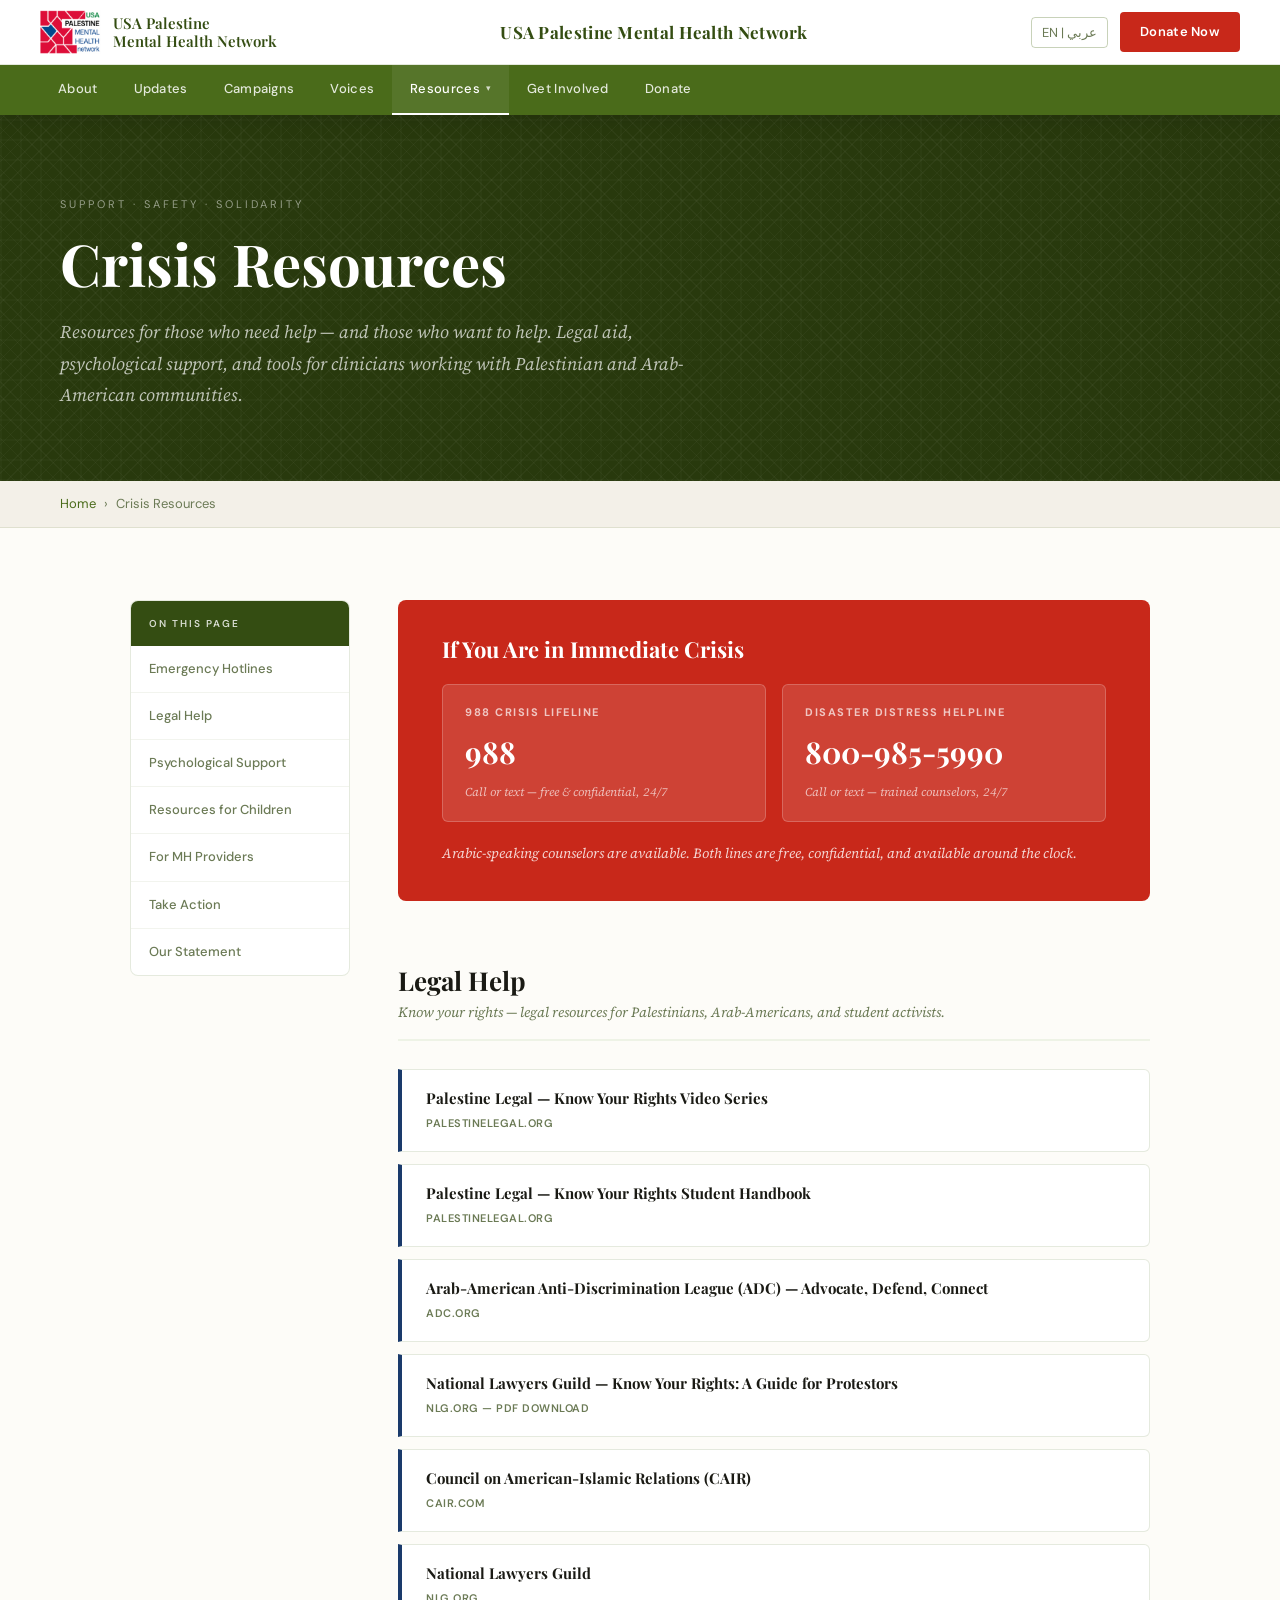
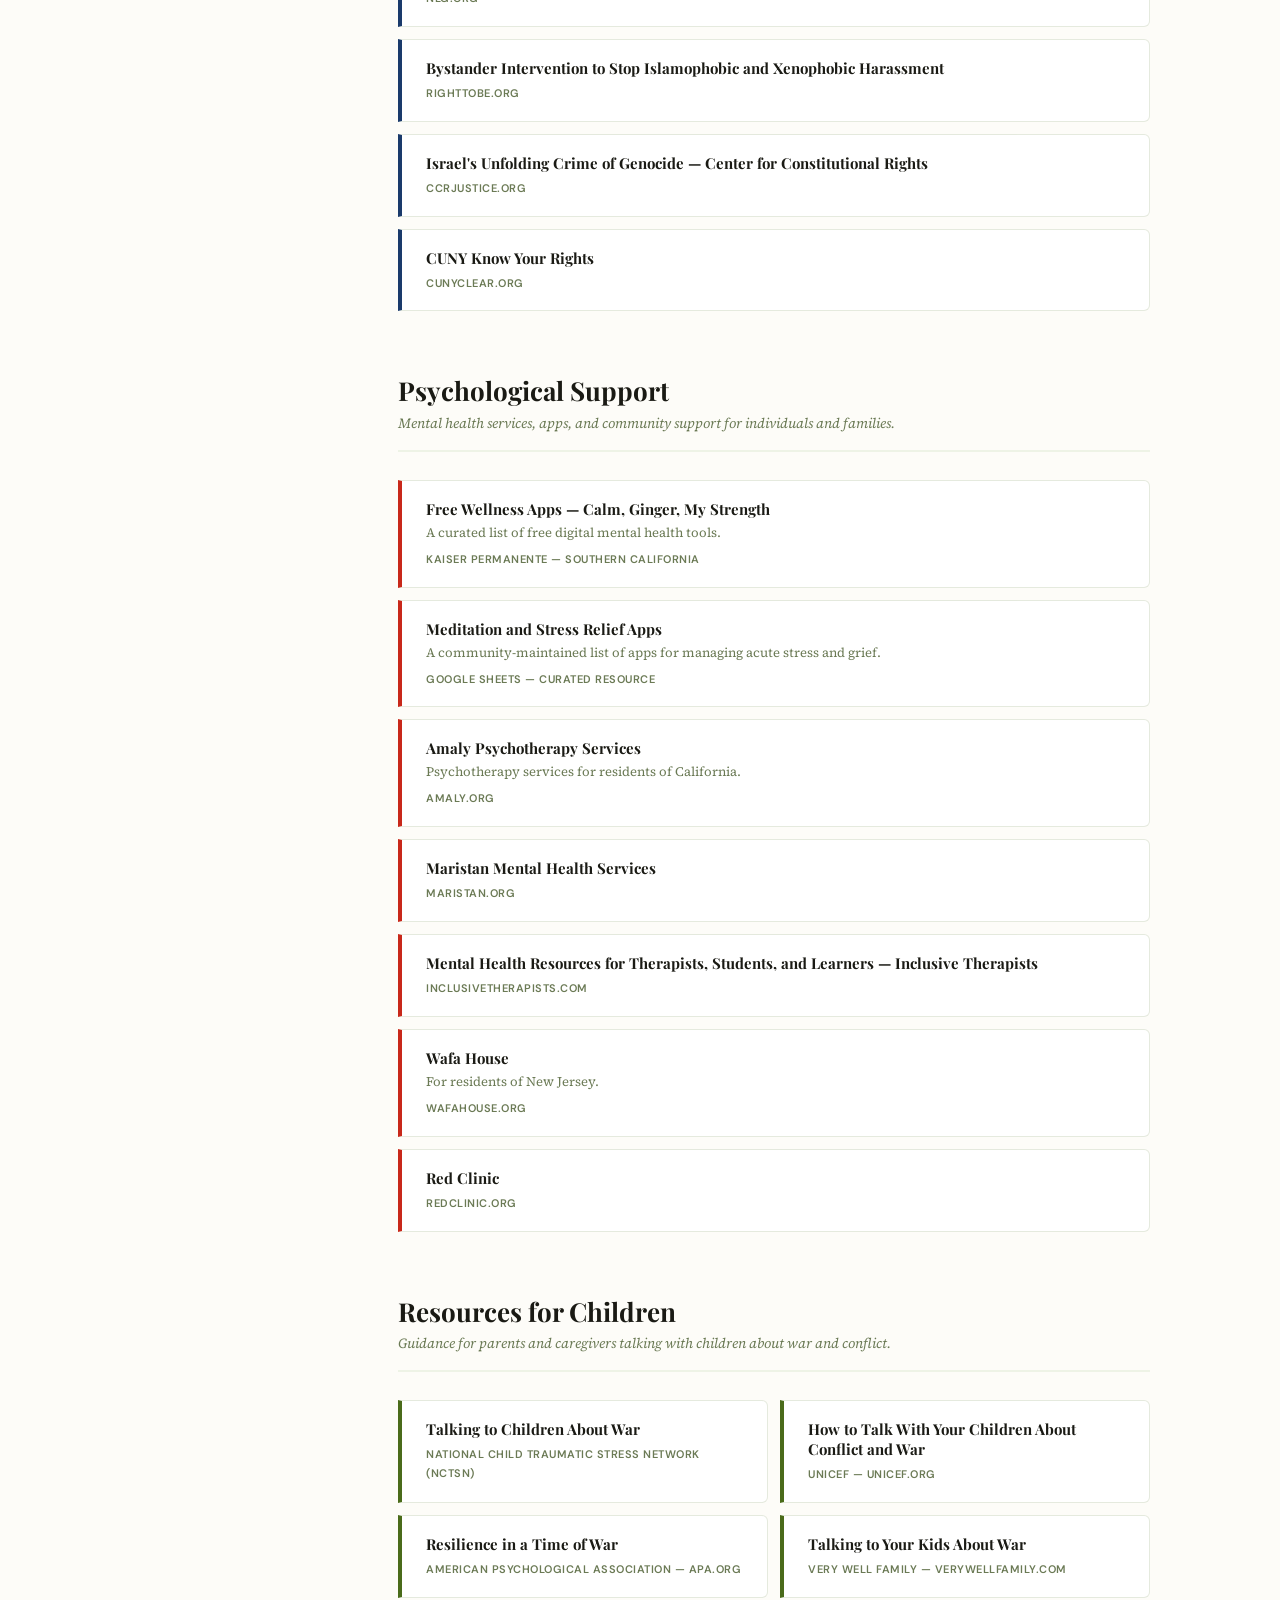
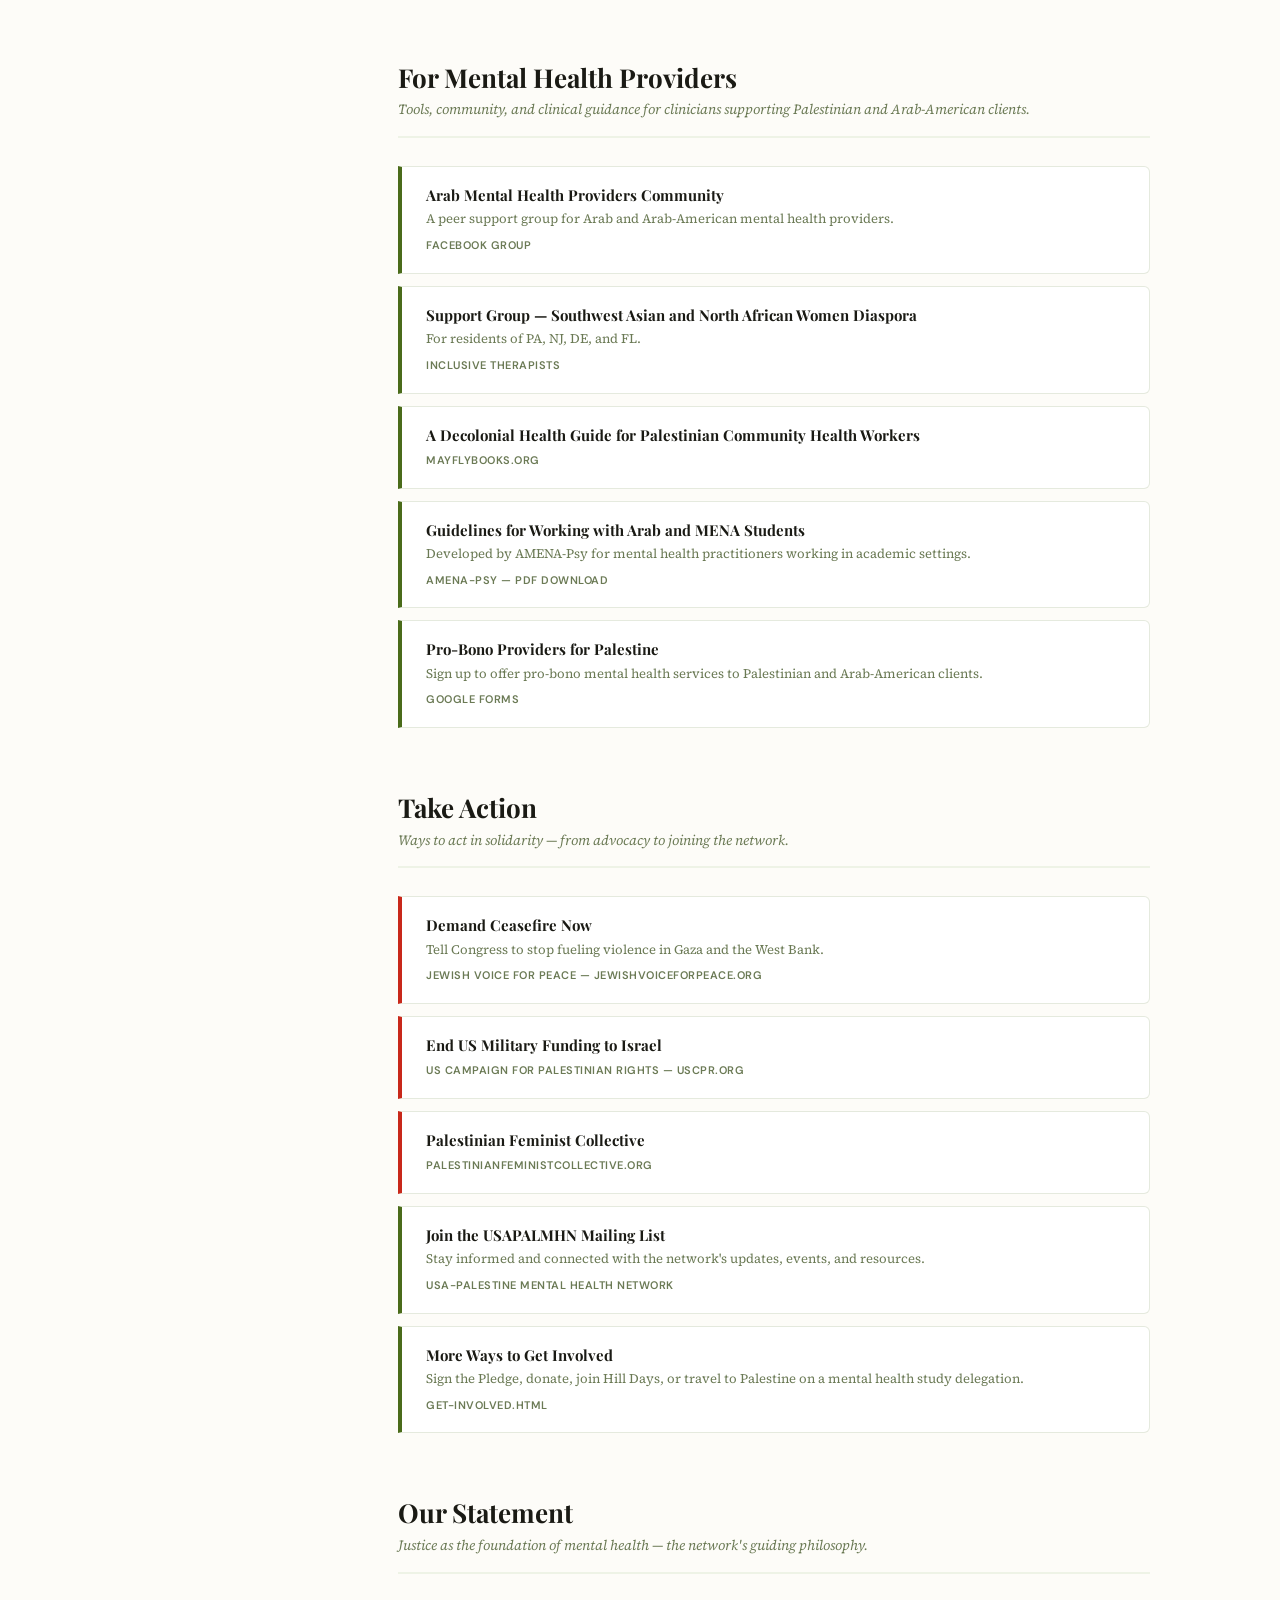
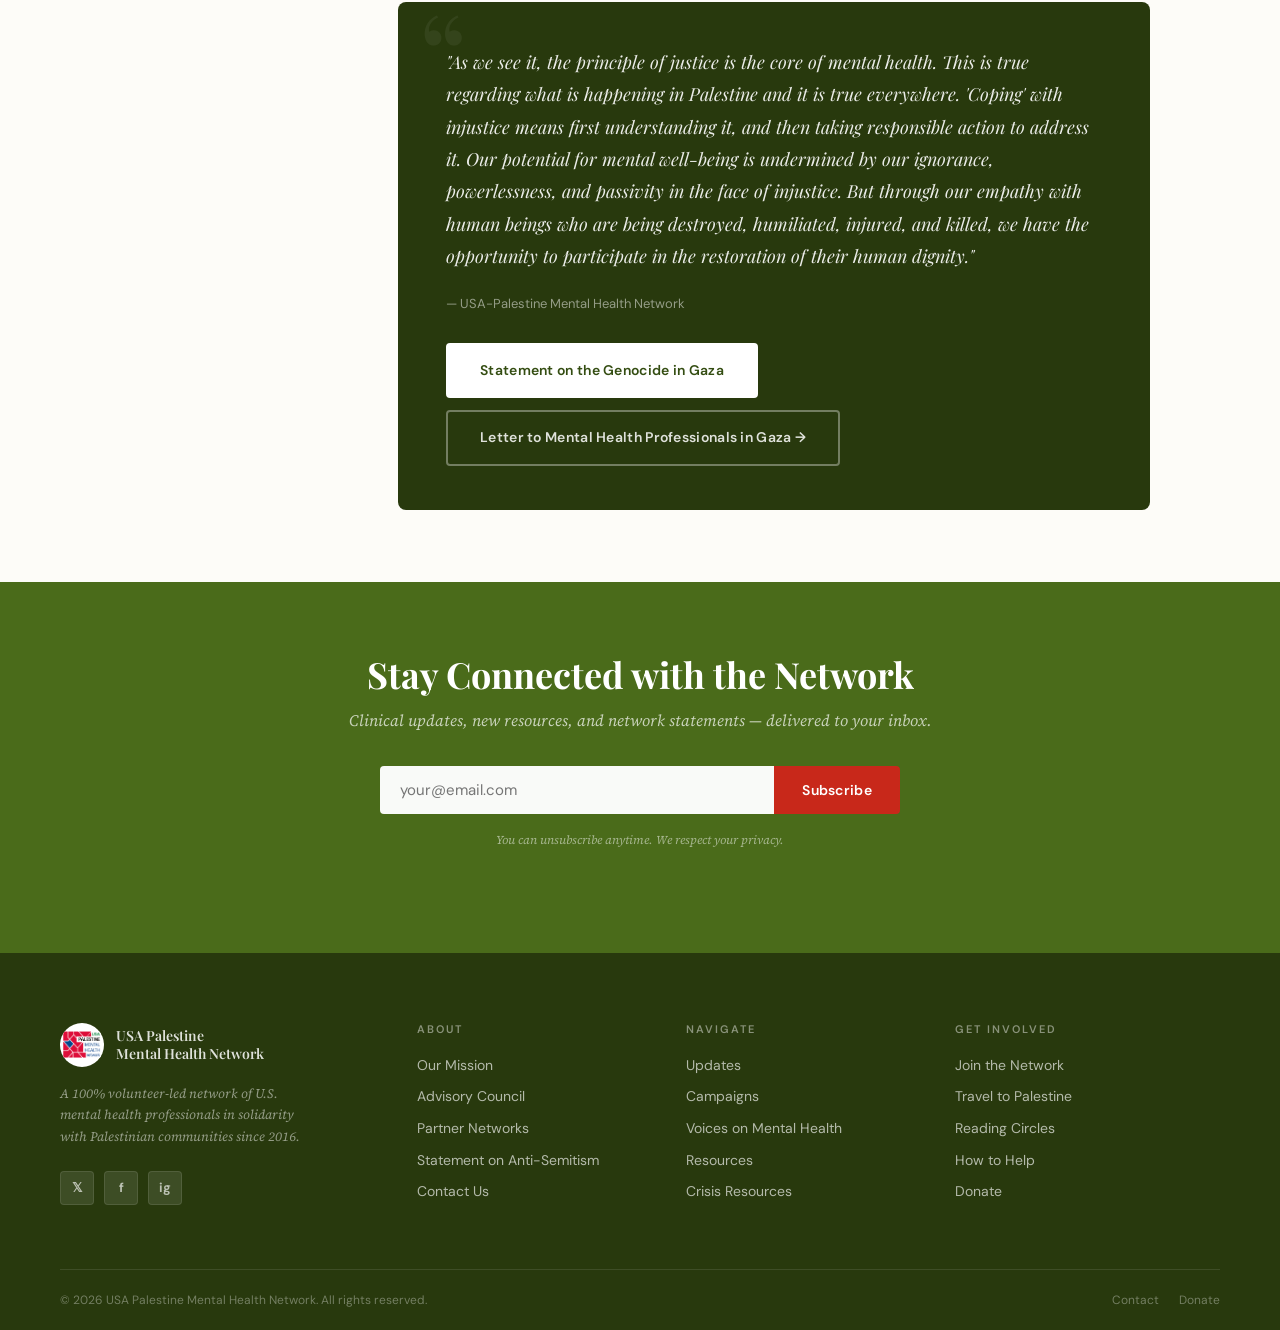
<file: crisis-resources.html>
<!DOCTYPE html>
<html lang="en" dir="ltr">
<head>
<meta charset="UTF-8">
<link rel="icon" type="image/png" href="assets/logo.png">
<meta name="viewport" content="width=device-width, initial-scale=1.0">
<title>Crisis Resources — USA Palestine Mental Health Network</title>
<link rel="preconnect" href="https://fonts.googleapis.com">
<link rel="preconnect" href="https://fonts.gstatic.com" crossorigin>
<link href="https://fonts.googleapis.com/css2?family=Playfair+Display:ital,wght@0,400;0,600;0,700;1,400;1,600&family=Source+Serif+4:ital,opsz,wght@0,8..60,300;0,8..60,400;0,8..60,600;1,8..60,300;1,8..60,400&family=DM+Sans:ital,opsz,wght@0,9..40,300;0,9..40,400;0,9..40,500;0,9..40,600;1,9..40,300;1,9..40,400&display=swap" rel="stylesheet">
<link rel="stylesheet" href="css/shared.css">
<link rel="stylesheet" href="css/pages/crisis-resources.css">
</head>
<body data-page="crisis-resources.html">

<div data-site="nav"></div>

<!-- PAGE HERO -->
<div class="page-hero">
  <div class="keffiyeh-overlay"></div>
  <div class="page-hero-content">
    <div class="page-hero-eyebrow">Support · Safety · Solidarity</div>
    <h1>Crisis Resources</h1>
    <p>Resources for those who need help — and those who want to help. Legal aid, psychological support, and tools for clinicians working with Palestinian and Arab-American communities.</p>
  </div>
</div>

<!-- BREADCRUMB -->
<div class="breadcrumb">
  <a href="index.html">Home</a><span>›</span>Crisis Resources
</div>

<!-- MAIN LAYOUT -->
<div class="cr-layout">

  <!-- SIDEBAR -->
  <aside class="cr-sidebar" data-scrollspy>
    <div class="cr-sidebar-header">On This Page</div>
    <a href="#hotlines" class="active">Emergency Hotlines</a>
    <a href="#legal">Legal Help</a>
    <a href="#psychological">Psychological Support</a>
    <a href="#children">Resources for Children</a>
    <a href="#providers">For MH Providers</a>
    <a href="#action">Take Action</a>
    <a href="#statement">Our Statement</a>
  </aside>

  <!-- CONTENT -->
  <main class="cr-content">

    <!-- EMERGENCY HOTLINES -->
    <section id="hotlines">
      <div class="hotline-banner">
        <h3>If You Are in Immediate Crisis</h3>
        <div class="hotline-numbers">
          <div class="hotline-number-card">
            <div class="label">988 Crisis Lifeline</div>
            <div class="number">988</div>
            <div class="note">Call or text — free & confidential, 24/7</div>
          </div>
          <div class="hotline-number-card">
            <div class="label">Disaster Distress Helpline</div>
            <div class="number">800-985-5990</div>
            <div class="note">Call or text — trained counselors, 24/7</div>
          </div>
        </div>
        <p>Arabic-speaking counselors are available. Both lines are free, confidential, and available around the clock.</p>
      </div>
    </section>

    <!-- LEGAL HELP -->
    <section id="legal">
      <div class="cr-section-header">
        <h2>Legal Help</h2>
        <p>Know your rights — legal resources for Palestinians, Arab-Americans, and student activists.</p>
      </div>
      <div class="cr-list">
        <a href="https://palestinelegal.org/kyr-video-series" target="_blank" class="cr-item blue">
          <h4>Palestine Legal — Know Your Rights Video Series</h4>
          <div class="source">palestinelegal.org</div>
        </a>
        <a href="https://palestinelegal.org/know-your-rights" target="_blank" class="cr-item blue">
          <h4>Palestine Legal — Know Your Rights Student Handbook</h4>
          <div class="source">palestinelegal.org</div>
        </a>
        <a href="https://adc.org/" target="_blank" class="cr-item blue">
          <h4>Arab-American Anti-Discrimination League (ADC) — Advocate, Defend, Connect</h4>
          <div class="source">adc.org</div>
        </a>
        <a href="https://www.nlg.org/wp-content/uploads/2022/06/Know-Your-Rights-Booklet-2022.pdf" target="_blank" class="cr-item blue">
          <h4>National Lawyers Guild — Know Your Rights: A Guide for Protestors</h4>
          <div class="source">nlg.org — PDF download</div>
        </a>
        <a href="https://www.cair.com/" target="_blank" class="cr-item blue">
          <h4>Council on American-Islamic Relations (CAIR)</h4>
          <div class="source">cair.com</div>
        </a>
        <a href="https://www.nlg.org/" target="_blank" class="cr-item blue">
          <h4>National Lawyers Guild</h4>
          <div class="source">nlg.org</div>
        </a>
        <a href="https://righttobe.org/events/bystander-intervention-to-stop-islamophobic-and-xenophobic-harassment-2/" target="_blank" class="cr-item blue">
          <h4>Bystander Intervention to Stop Islamophobic and Xenophobic Harassment</h4>
          <div class="source">righttobe.org</div>
        </a>
        <a href="https://ccrjustice.org/israel-s-unfolding-crime-genocide-palestinian-people-us-failure-prevent-and-complicity-genocide" target="_blank" class="cr-item blue">
          <h4>Israel's Unfolding Crime of Genocide — Center for Constitutional Rights</h4>
          <div class="source">ccrjustice.org</div>
        </a>
        <a href="https://www.cunyclear.org/know-your-rights" target="_blank" class="cr-item blue">
          <h4>CUNY Know Your Rights</h4>
          <div class="source">cunyclear.org</div>
        </a>
      </div>
    </section>

    <!-- PSYCHOLOGICAL SUPPORT -->
    <section id="psychological">
      <div class="cr-section-header">
        <h2>Psychological Support</h2>
        <p>Mental health services, apps, and community support for individuals and families.</p>
      </div>
      <div class="cr-list">
        <a href="https://healthy.kaiserpermanente.org/southern-california/health-wellness/mental-health/tools-resources/digital" target="_blank" class="cr-item red">
          <h4>Free Wellness Apps — Calm, Ginger, My Strength</h4>
          <p>A curated list of free digital mental health tools.</p>
          <div class="source">Kaiser Permanente — Southern California</div>
        </a>
        <a href="https://docs.google.com/spreadsheets/d/14GvPKPxIuZ5zYfu8Nrk_7-1lgEP0L-v-VpsVPObhFNA/edit#gid=0" target="_blank" class="cr-item red">
          <h4>Meditation and Stress Relief Apps</h4>
          <p>A community-maintained list of apps for managing acute stress and grief.</p>
          <div class="source">Google Sheets — curated resource</div>
        </a>
        <a href="https://amaly.org/" target="_blank" class="cr-item red">
          <h4>Amaly Psychotherapy Services</h4>
          <p>Psychotherapy services for residents of California.</p>
          <div class="source">amaly.org</div>
        </a>
        <a href="https://maristan.org/" target="_blank" class="cr-item red">
          <h4>Maristan Mental Health Services</h4>
          <div class="source">maristan.org</div>
        </a>
        <a href="https://www.inclusivetherapists.com/resources" target="_blank" class="cr-item red">
          <h4>Mental Health Resources for Therapists, Students, and Learners — Inclusive Therapists</h4>
          <div class="source">inclusivetherapists.com</div>
        </a>
        <a href="https://www.wafahouse.org/" target="_blank" class="cr-item red">
          <h4>Wafa House</h4>
          <p>For residents of New Jersey.</p>
          <div class="source">wafahouse.org</div>
        </a>
        <a href="http://www.redclinic.org" target="_blank" class="cr-item red">
          <h4>Red Clinic</h4>
          <div class="source">redclinic.org</div>
        </a>
      </div>
    </section>

    <!-- CHILDREN -->
    <section id="children">
      <div class="cr-section-header">
        <h2>Resources for Children</h2>
        <p>Guidance for parents and caregivers talking with children about war and conflict.</p>
      </div>
      <div class="cr-grid-2">
        <a href="https://www.nctsn.org/sites/default/files/resources/fact-sheet/talking-to-children-about-war.pdf" target="_blank" class="cr-item">
          <h4>Talking to Children About War</h4>
          <div class="source">National Child Traumatic Stress Network (NCTSN)</div>
        </a>
        <a href="https://www.unicef.org/parenting/how-talk-your-children-about-conflict-and-war" target="_blank" class="cr-item">
          <h4>How to Talk With Your Children About Conflict and War</h4>
          <div class="source">UNICEF — unicef.org</div>
        </a>
        <a href="https://www.apa.org/topics/resilience/kids-war" target="_blank" class="cr-item">
          <h4>Resilience in a Time of War</h4>
          <div class="source">American Psychological Association — apa.org</div>
        </a>
        <a href="https://www.verywellfamily.com/how-to-talk-to-kids-about-war-4147597" target="_blank" class="cr-item">
          <h4>Talking to Your Kids About War</h4>
          <div class="source">Very Well Family — verywellfamily.com</div>
        </a>
      </div>
    </section>

    <!-- FOR MH PROVIDERS -->
    <section id="providers">
      <div class="cr-section-header">
        <h2>For Mental Health Providers</h2>
        <p>Tools, community, and clinical guidance for clinicians supporting Palestinian and Arab-American clients.</p>
      </div>
      <div class="cr-list">
        <a href="https://www.facebook.com/groups/arabmhproviders" target="_blank" class="cr-item">
          <h4>Arab Mental Health Providers Community</h4>
          <p>A peer support group for Arab and Arab-American mental health providers.</p>
          <div class="source">Facebook Group</div>
        </a>
        <a href="https://www.inclusivetherapists.com/events/speaking-our-vision-a-support-group-for-southwest-asian-north-african-women-diaspora-in-pa-nj-de-and-fl" target="_blank" class="cr-item">
          <h4>Support Group — Southwest Asian and North African Women Diaspora</h4>
          <p>For residents of PA, NJ, DE, and FL.</p>
          <div class="source">Inclusive Therapists</div>
        </a>
        <a href="https://mayflybooks.org/curcums-trees/" target="_blank" class="cr-item">
          <h4>A Decolonial Health Guide for Palestinian Community Health Workers</h4>
          <div class="source">mayflybooks.org</div>
        </a>
        <a href="https://usapalmhn.org/wp-content/uploads/2023/10/AMENA-Psy-Guidelines-for-Working-with-MENA-Students-1.pdf" target="_blank" class="cr-item">
          <h4>Guidelines for Working with Arab and MENA Students</h4>
          <p>Developed by AMENA-Psy for mental health practitioners working in academic settings.</p>
          <div class="source">AMENA-Psy — PDF download</div>
        </a>
        <a href="https://forms.gle/nKYVfCg8GHJcFTsz7" target="_blank" class="cr-item">
          <h4>Pro-Bono Providers for Palestine</h4>
          <p>Sign up to offer pro-bono mental health services to Palestinian and Arab-American clients.</p>
          <div class="source">Google Forms</div>
        </a>
      </div>
    </section>

    <!-- TAKE ACTION -->
    <section id="action">
      <div class="cr-section-header">
        <h2>Take Action</h2>
        <p>Ways to act in solidarity — from advocacy to joining the network.</p>
      </div>
      <div class="cr-list">
        <a href="https://www.jewishvoiceforpeace.org/resource/urgent-tell-congress-to-stop-fueling-violence/" target="_blank" class="cr-item red">
          <h4>Demand Ceasefire Now</h4>
          <p>Tell Congress to stop fueling violence in Gaza and the West Bank.</p>
          <div class="source">Jewish Voice for Peace — jewishvoiceforpeace.org</div>
        </a>
        <a href="https://uscpr.org/campaigns/end-u-s-military-funding-to-israel/" target="_blank" class="cr-item red">
          <h4>End US Military Funding to Israel</h4>
          <div class="source">US Campaign for Palestinian Rights — uscpr.org</div>
        </a>
        <a href="https://palestinianfeministcollective.org/" target="_blank" class="cr-item red">
          <h4>Palestinian Feminist Collective</h4>
          <div class="source">palestinianfeministcollective.org</div>
        </a>
        <a href="https://forms.gle/WqFWimox7aKW7HzM9" target="_blank" class="cr-item">
          <h4>Join the USAPALMHN Mailing List</h4>
          <p>Stay informed and connected with the network's updates, events, and resources.</p>
          <div class="source">USA-Palestine Mental Health Network</div>
        </a>
        <a href="get-involved.html" class="cr-item">
          <h4>More Ways to Get Involved</h4>
          <p>Sign the Pledge, donate, join Hill Days, or travel to Palestine on a mental health study delegation.</p>
          <div class="source">get-involved.html</div>
        </a>
      </div>
    </section>

    <!-- STATEMENT -->
    <section id="statement">
      <div class="cr-section-header">
        <h2>Our Statement</h2>
        <p>Justice as the foundation of mental health — the network's guiding philosophy.</p>
      </div>
      <div class="cr-statement">
        <blockquote>
          "As we see it, the principle of justice is the core of mental health. This is true regarding what is happening in Palestine and it is true everywhere. 'Coping' with injustice means first understanding it, and then taking responsible action to address it. Our potential for mental well-being is undermined by our ignorance, powerlessness, and passivity in the face of injustice. But through our empathy with human beings who are being destroyed, humiliated, injured, and killed, we have the opportunity to participate in the restoration of their human dignity."
        </blockquote>
        <cite>— USA-Palestine Mental Health Network</cite>
        <div class="doc-links">
          <a href="https://usapalmhn.org/wp-content/uploads/2023/10/December-8-Genocide-in-Gaza-statement.pdf" target="_blank" class="btn-white">Statement on the Genocide in Gaza</a>
          <a href="https://usapalmhn.org/wp-content/uploads/2023/10/Dear-Mental-Health-Professionals-5.pdf" target="_blank" class="btn-white-outline">Letter to Mental Health Professionals in Gaza →</a>
        </div>
      </div>
    </section>

  </main>
</div>

<div data-site="newsletter"></div>
<div data-site="footer"></div>

<script src="js/site.js"></script>
</body>
</html>
</file>
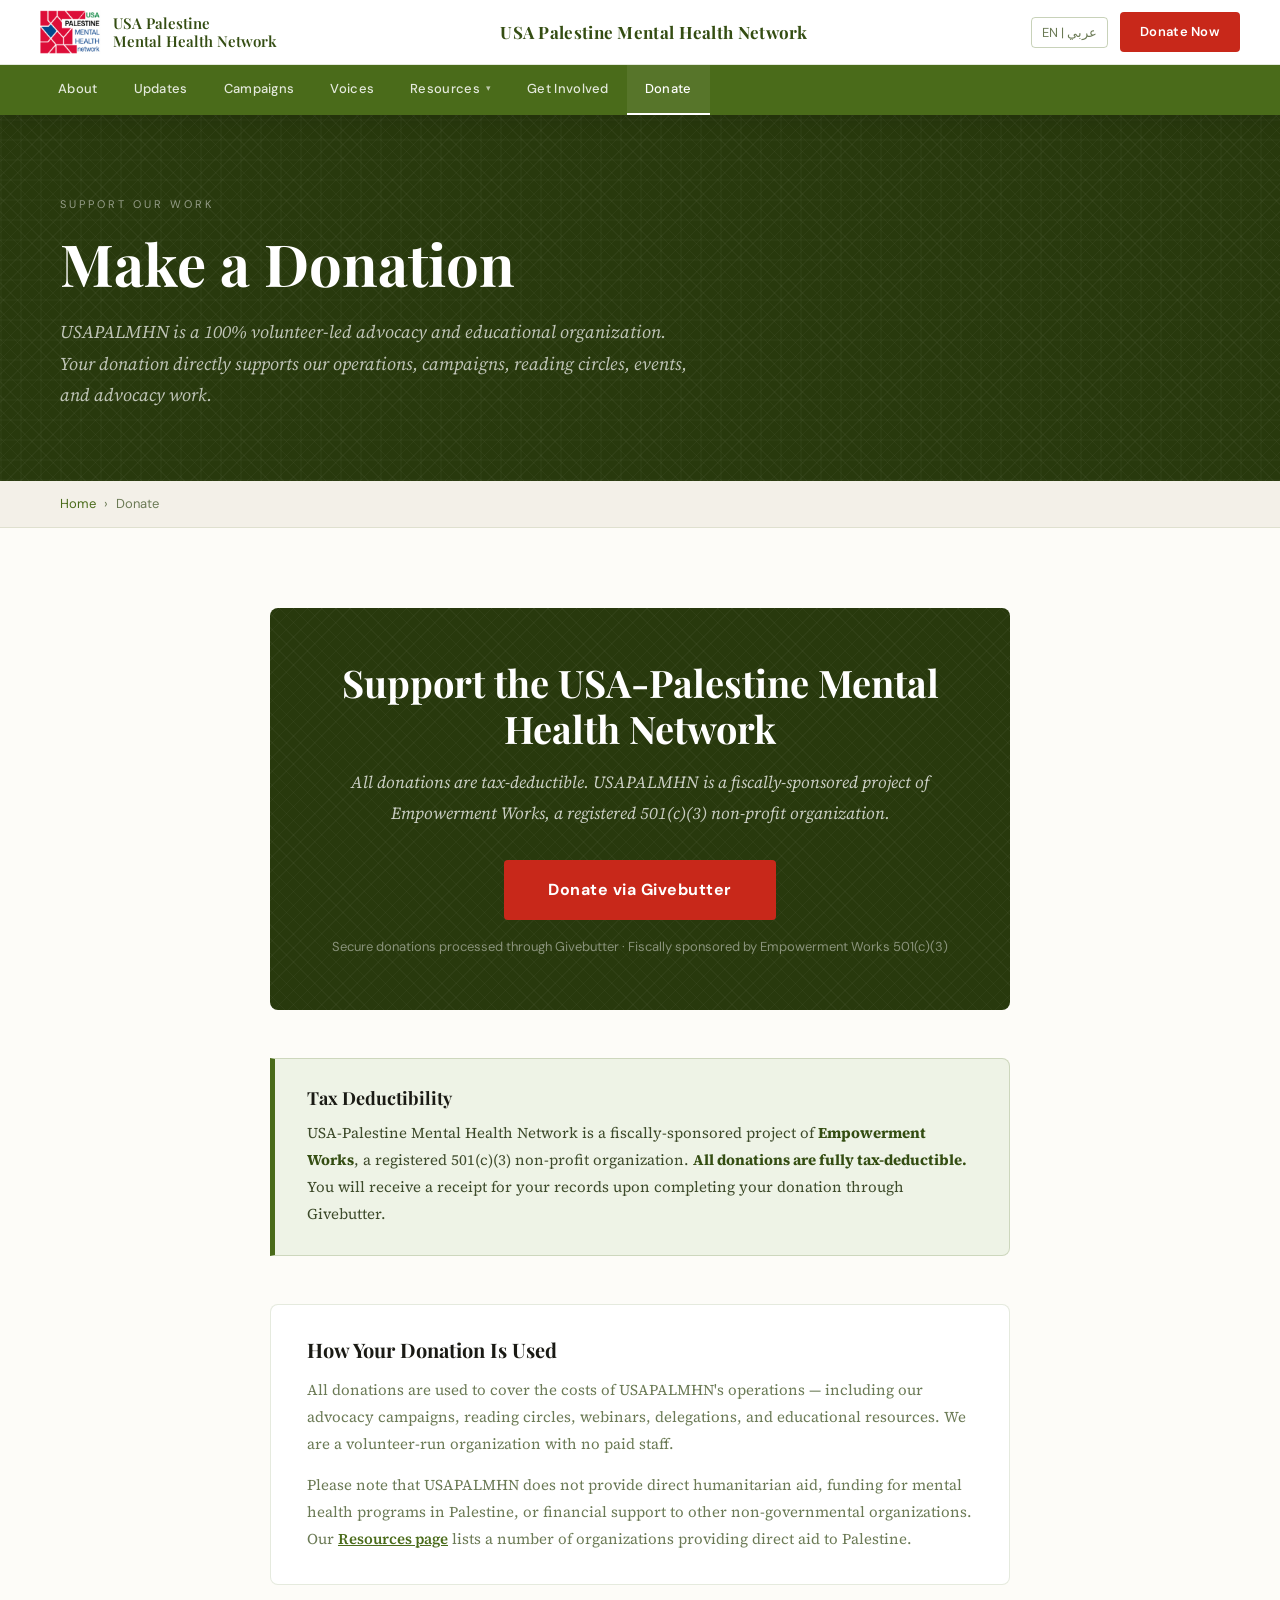
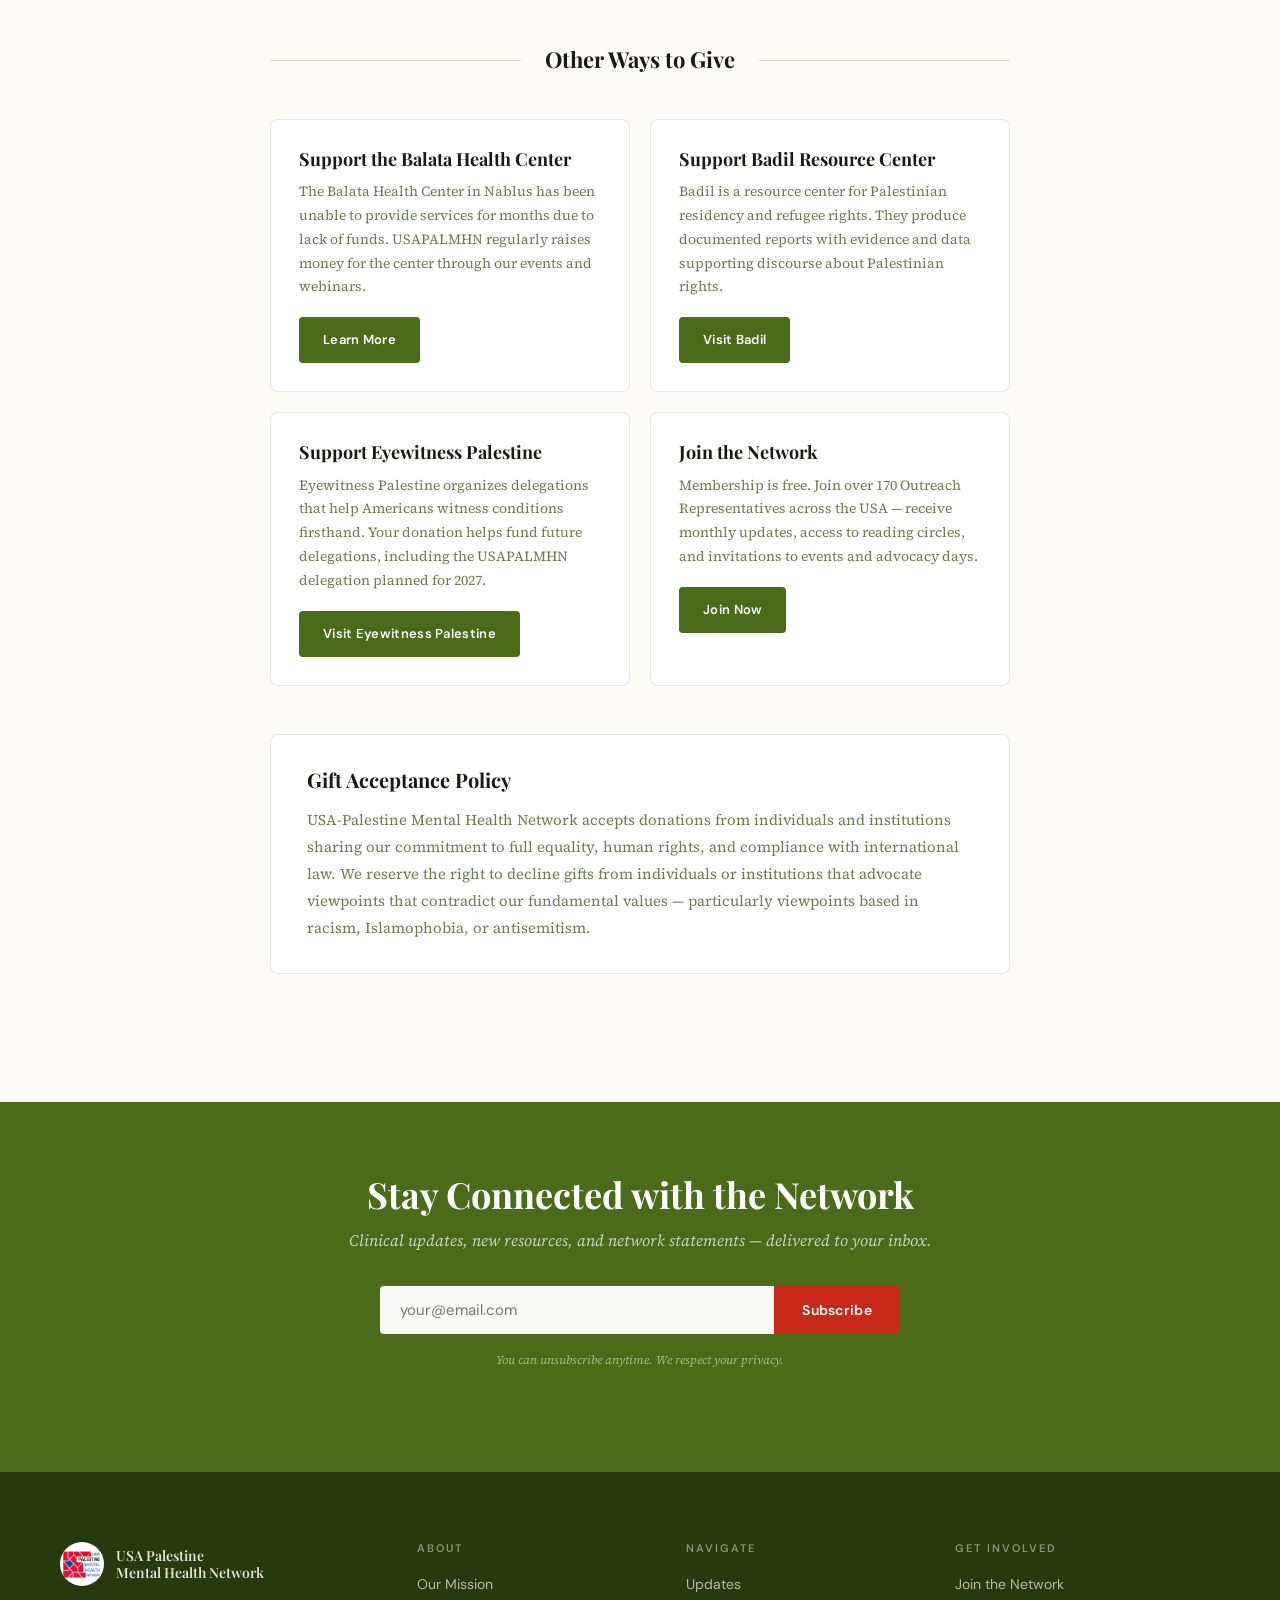
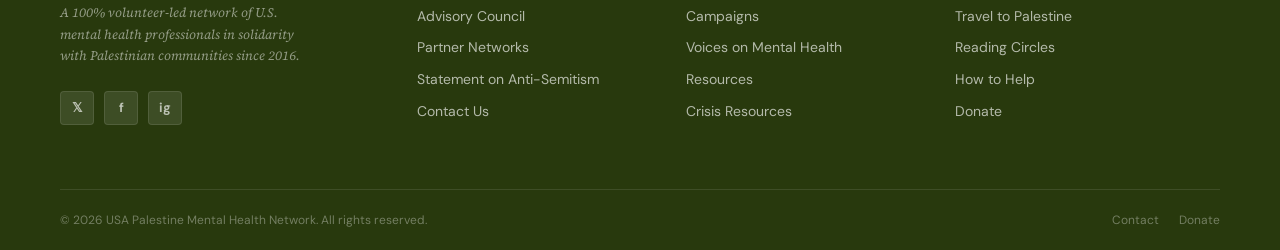
<file: donate.html>
<!DOCTYPE html>
<html lang="en" dir="ltr">
<head>
<meta charset="UTF-8">
<link rel="icon" type="image/png" href="assets/logo.png">
<meta name="viewport" content="width=device-width, initial-scale=1.0">
<title>Donate — USA Palestine Mental Health Network</title>
<link rel="preconnect" href="https://fonts.googleapis.com">
<link rel="preconnect" href="https://fonts.gstatic.com" crossorigin>
<link href="https://fonts.googleapis.com/css2?family=Playfair+Display:ital,wght@0,400;0,600;0,700;1,400;1,600&family=Source+Serif+4:ital,opsz,wght@0,8..60,300;0,8..60,400;0,8..60,600;1,8..60,300;1,8..60,400&family=DM+Sans:ital,opsz,wght@0,9..40,300;0,9..40,400;0,9..40,500;0,9..40,600;1,9..40,300;1,9..40,400&display=swap" rel="stylesheet">
<link rel="stylesheet" href="css/shared.css">
<link rel="stylesheet" href="css/pages/donate.css">
</head>
<body data-page="donate.html">

<div data-site="nav"></div>

<!-- PAGE HERO -->
<div class="page-hero">
  <div class="keffiyeh-overlay"></div>
  <div class="page-hero-content">
    <div class="page-hero-eyebrow">Support Our Work</div>
    <h1>Make a Donation</h1>
    <p>USAPALMHN is a 100% volunteer-led advocacy and educational organization. Your donation directly supports our operations, campaigns, reading circles, events, and advocacy work.</p>
  </div>
</div>

<!-- BREADCRUMB -->
<div class="breadcrumb">
  <a href="index.html">Home</a><span>›</span>Donate
</div>

<div class="donate-page">

  <!-- PRIMARY DONATE CTA -->
  <div id="donate-now" class="donate-primary">
    <h2>Support the USA-Palestine Mental Health Network</h2>
    <p>All donations are tax-deductible. USAPALMHN is a fiscally-sponsored project of Empowerment Works, a registered 501(c)(3) non-profit organization.</p>
    <a href="https://givebutter.com/USAPALMHN" target="_blank" class="givebutter-btn">Donate via Givebutter</a>
    <div class="givebutter-note">Secure donations processed through Givebutter · Fiscally sponsored by Empowerment Works 501(c)(3)</div>
  </div>

  <!-- TAX INFO -->
  <div class="tax-block">
    <h3>Tax Deductibility</h3>
    <p>USA-Palestine Mental Health Network is a fiscally-sponsored project of <strong>Empowerment Works</strong>, a registered 501(c)(3) non-profit organization. <strong>All donations are fully tax-deductible.</strong> You will receive a receipt for your records upon completing your donation through Givebutter.</p>
  </div>

  <!-- WHAT WE DO WITH DONATIONS -->
  <div class="policy-block">
    <h3>How Your Donation Is Used</h3>
    <p>All donations are used to cover the costs of USAPALMHN's operations — including our advocacy campaigns, reading circles, webinars, delegations, and educational resources. We are a volunteer-run organization with no paid staff.</p>
    <p style="margin-top:14px;">Please note that USAPALMHN does not provide direct humanitarian aid, funding for mental health programs in Palestine, or financial support to other non-governmental organizations. Our <a href="resources.html#organizations" style="color:var(--olive);font-weight:600;">Resources page</a> lists a number of organizations providing direct aid to Palestine.</p>
  </div>

  <!-- OTHER WAYS TO GIVE -->
  <div class="section-divider"><span>Other Ways to Give</span></div>

  <div class="other-ways">
    <div class="other-way-card">
      <h3>Support the Balata Health Center</h3>
      <p>The Balata Health Center in Nablus has been unable to provide services for months due to lack of funds. USAPALMHN regularly raises money for the center through our events and webinars.</p>
      <a href="get-involved.html#donate" class="btn-olive-sm">Learn More</a>
    </div>
    <div class="other-way-card">
      <h3>Support Badil Resource Center</h3>
      <p>Badil is a resource center for Palestinian residency and refugee rights. They produce documented reports with evidence and data supporting discourse about Palestinian rights.</p>
      <a href="https://www.badil.org/" target="_blank" class="btn-olive-sm">Visit Badil</a>
    </div>
    <div class="other-way-card">
      <h3>Support Eyewitness Palestine</h3>
      <p>Eyewitness Palestine organizes delegations that help Americans witness conditions firsthand. Your donation helps fund future delegations, including the USAPALMHN delegation planned for 2027.</p>
      <a href="https://www.eyewitnesspalestine.org/" target="_blank" class="btn-olive-sm">Visit Eyewitness Palestine</a>
    </div>
    <div class="other-way-card">
      <h3>Join the Network</h3>
      <p>Membership is free. Join over 170 Outreach Representatives across the USA — receive monthly updates, access to reading circles, and invitations to events and advocacy days.</p>
      <a href="get-involved.html#join" class="btn-olive-sm">Join Now</a>
    </div>
  </div>

  <!-- GIFT ACCEPTANCE POLICY -->
  <div style="margin-top:48px;">
    <div class="policy-block">
      <h3>Gift Acceptance Policy</h3>
      <p>USA-Palestine Mental Health Network accepts donations from individuals and institutions sharing our commitment to full equality, human rights, and compliance with international law. We reserve the right to decline gifts from individuals or institutions that advocate viewpoints that contradict our fundamental values — particularly viewpoints based in racism, Islamophobia, or antisemitism.</p>
    </div>
  </div>

</div>

<div data-site="newsletter"></div>
<div data-site="footer"></div>

<script src="js/site.js"></script>
</body>
</html>
</file>
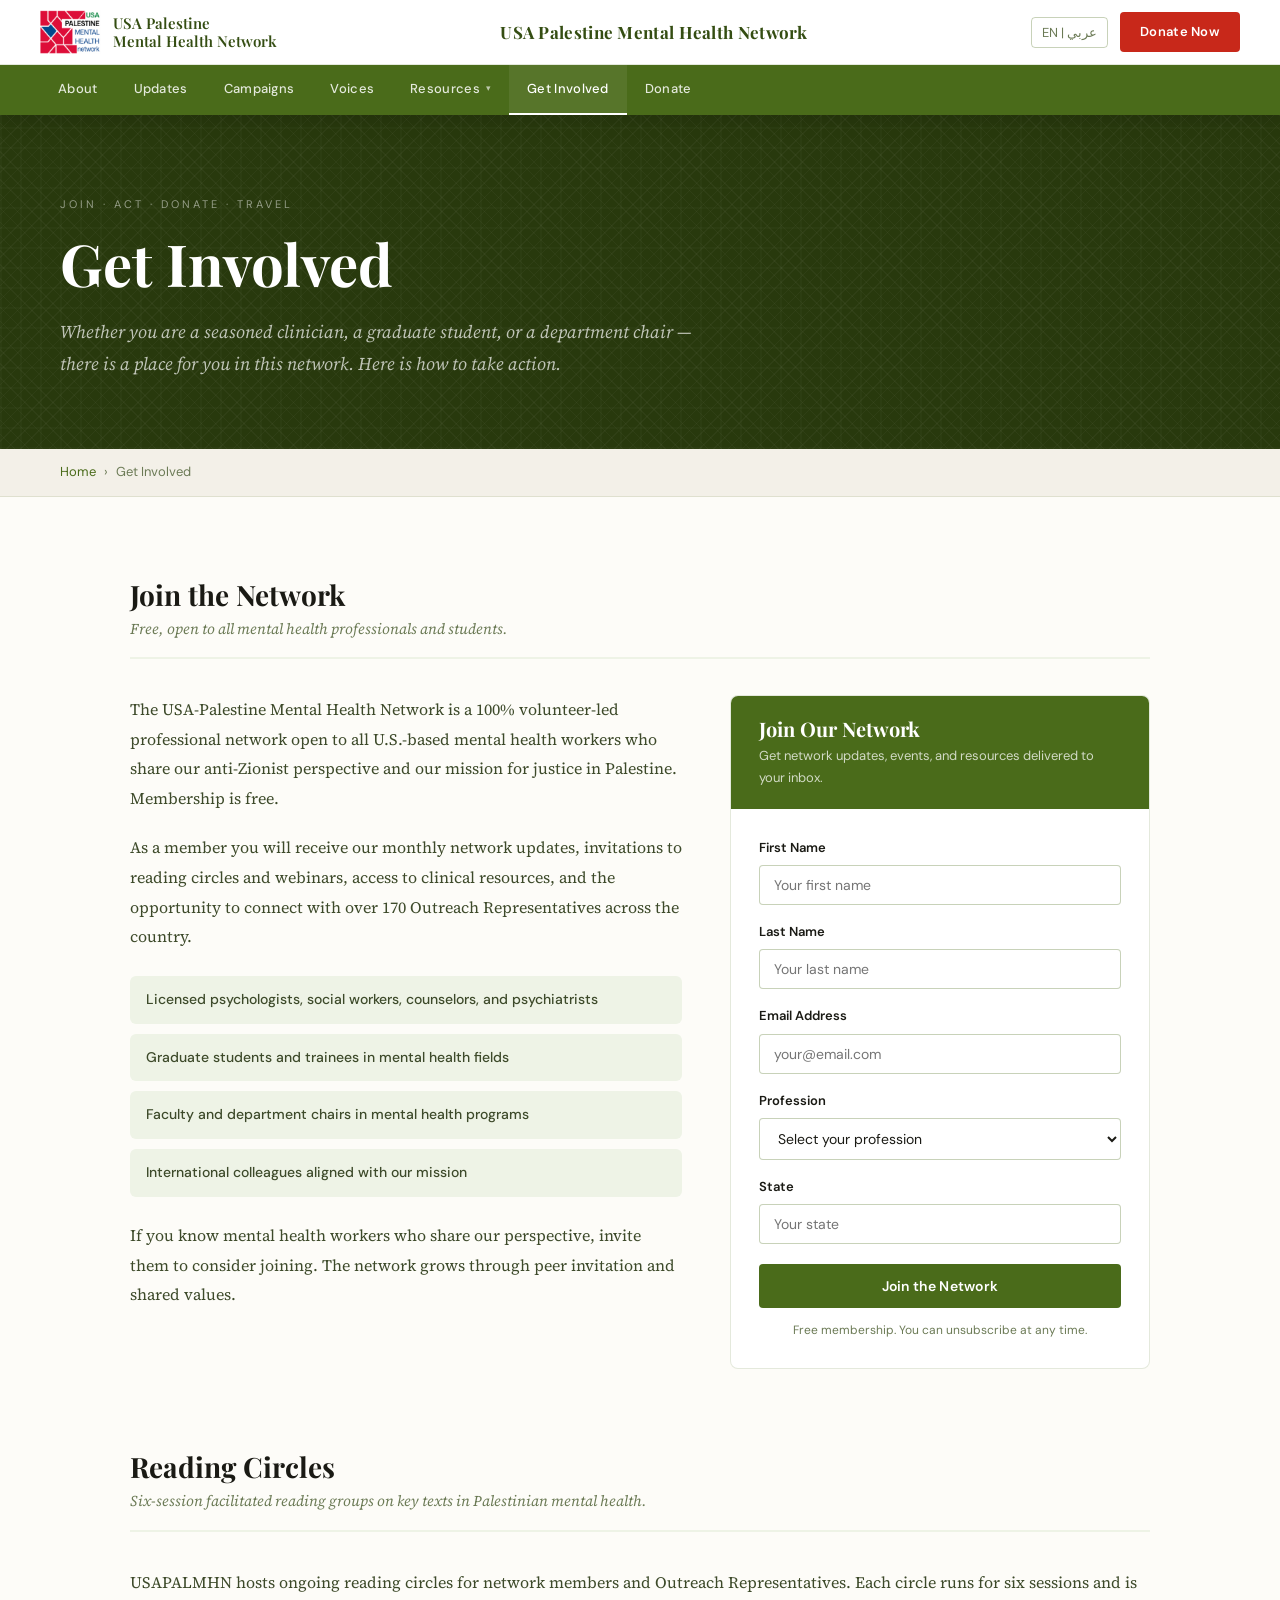
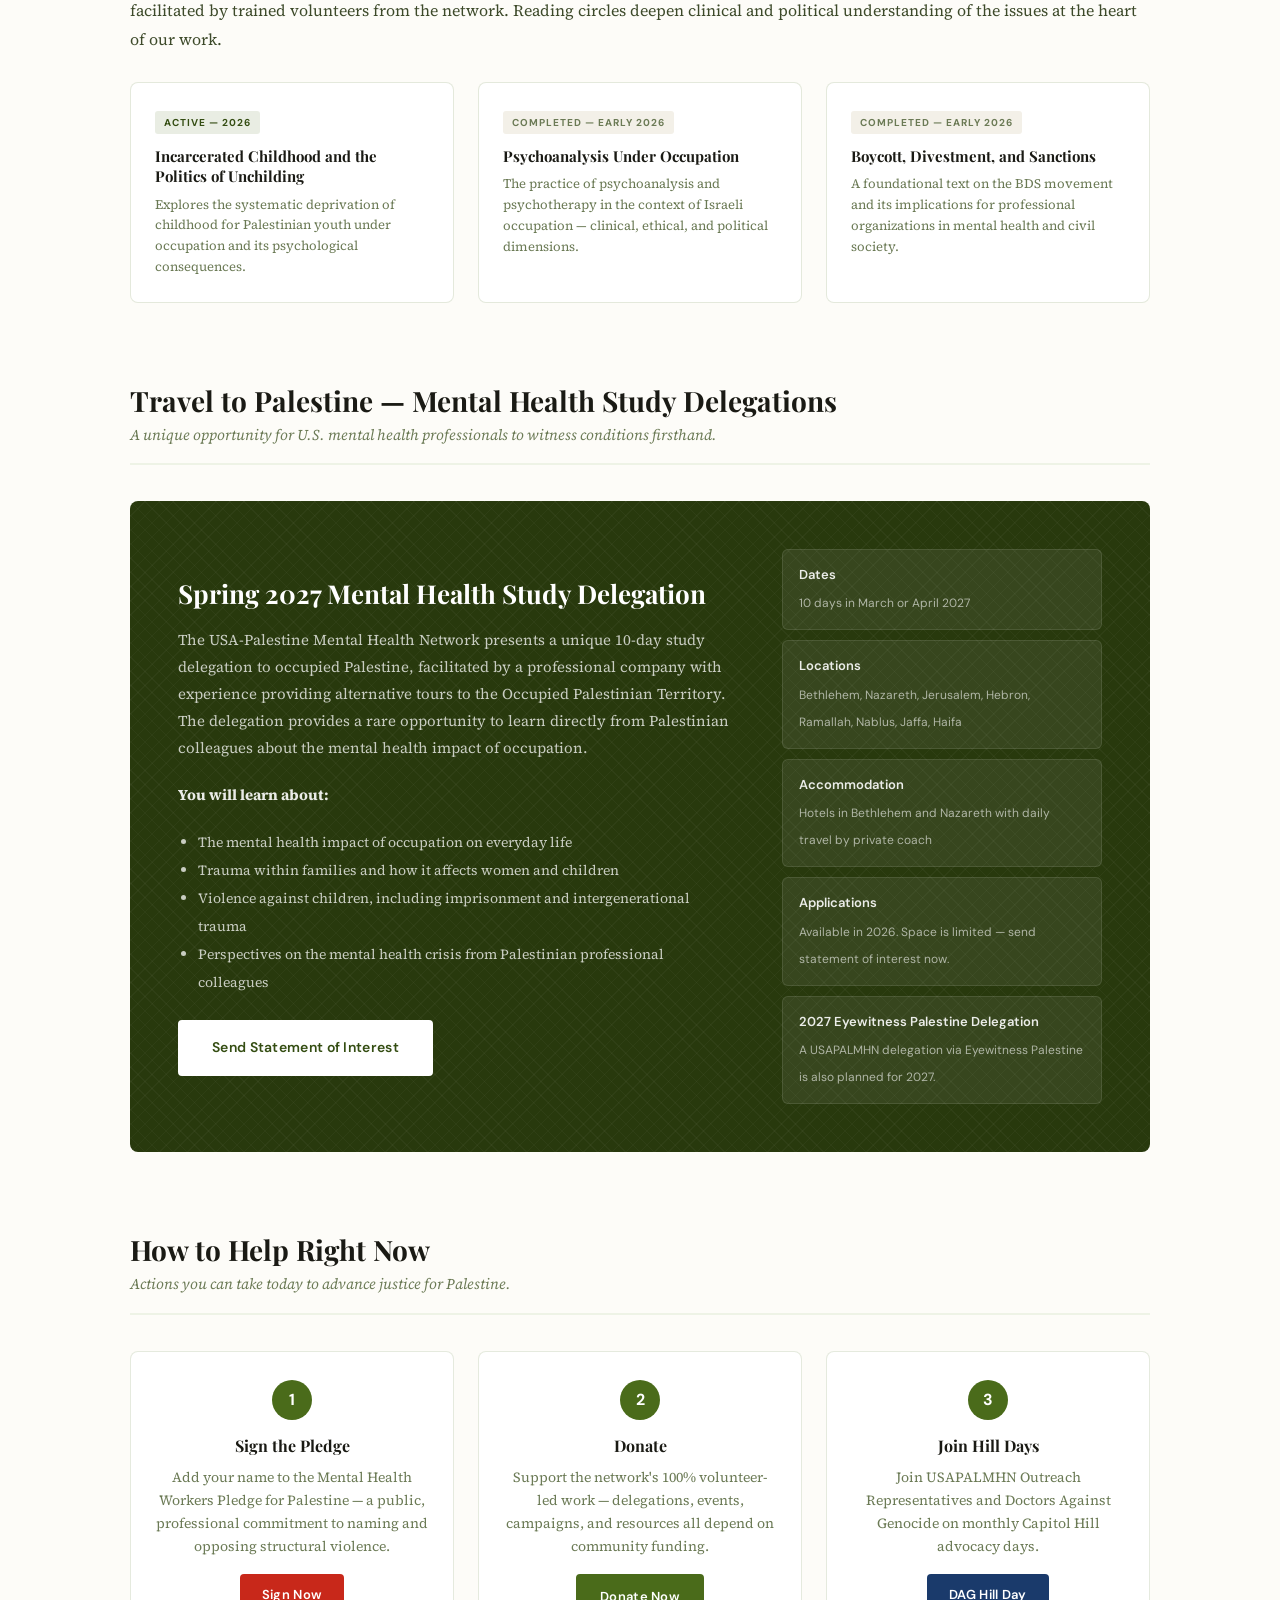
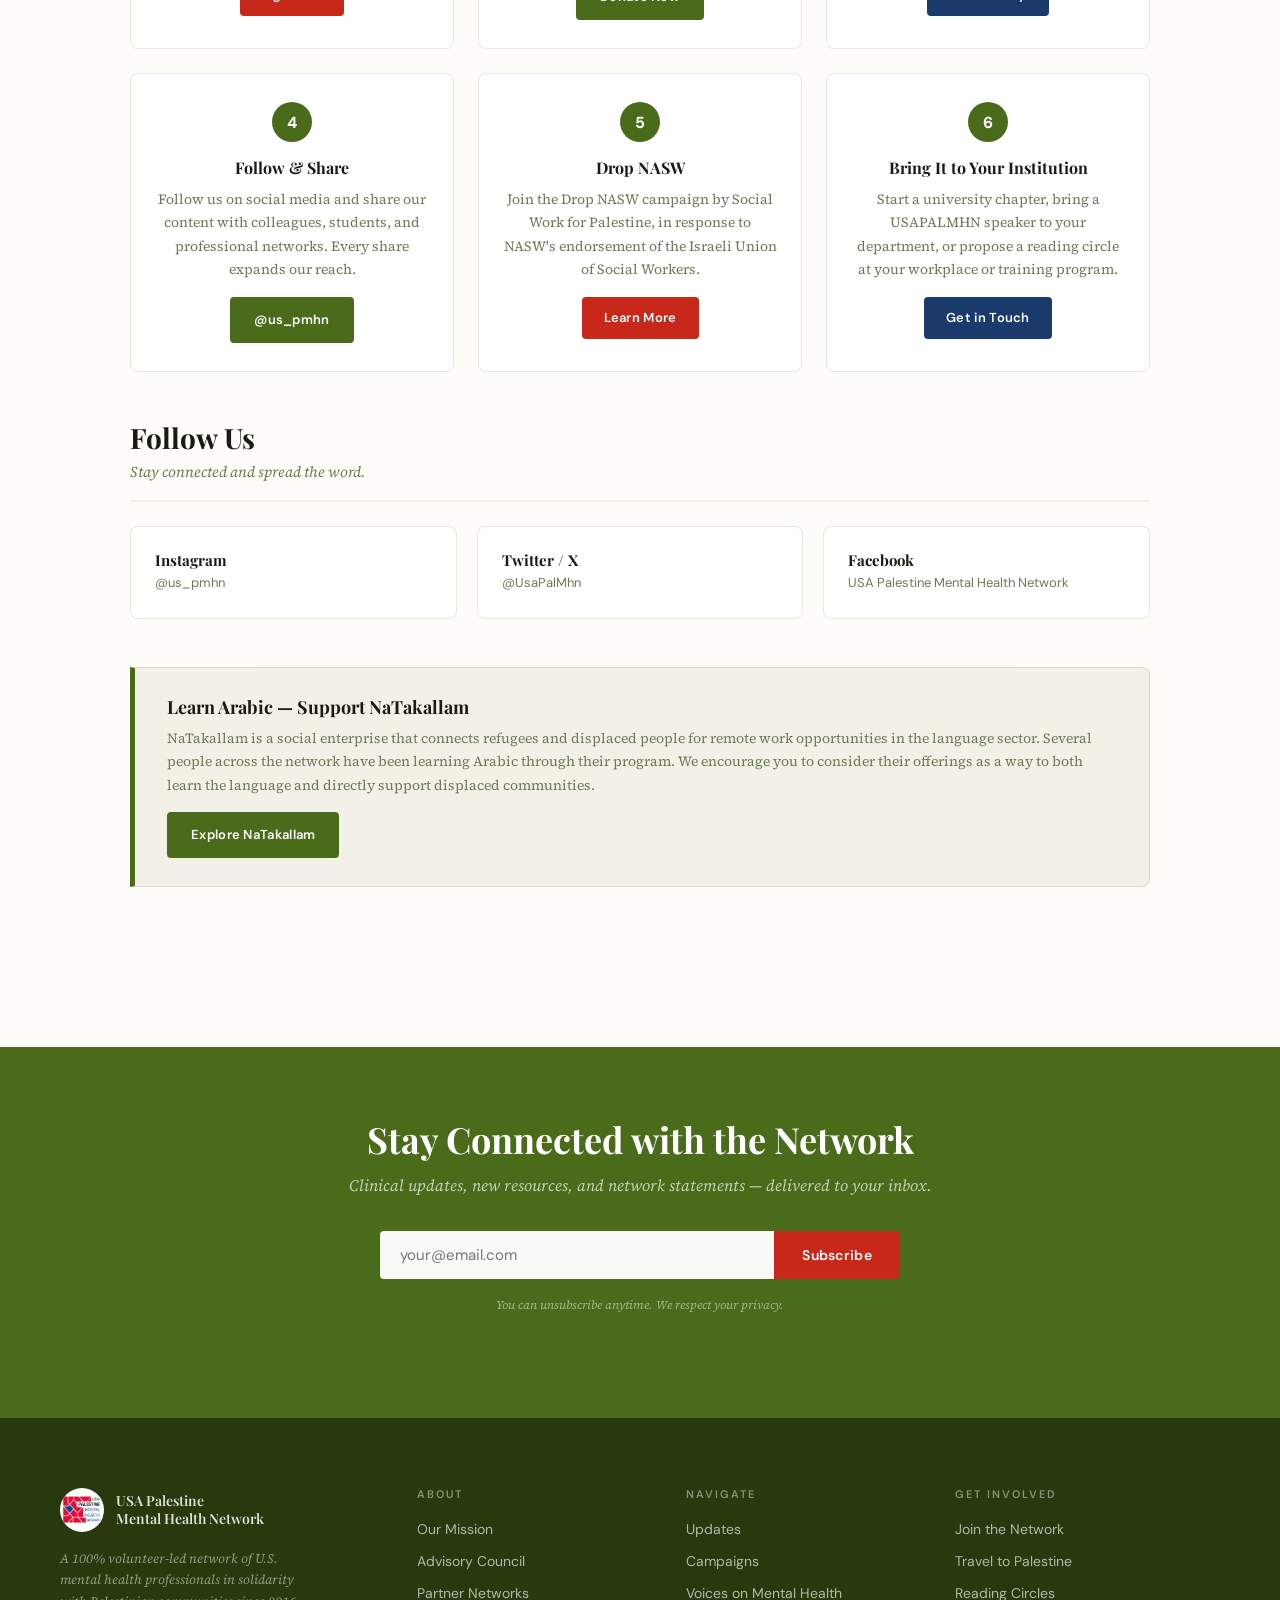
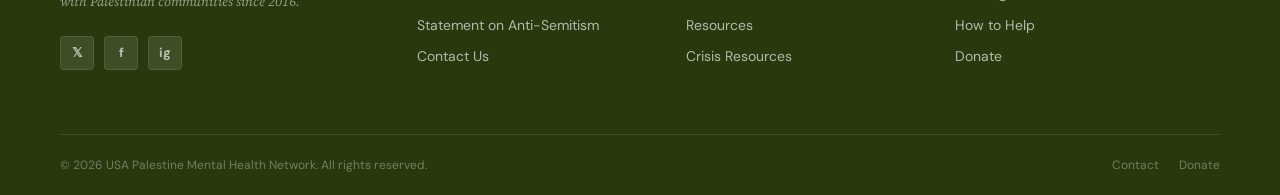
<file: get-involved.html>
<!DOCTYPE html>
<html lang="en" dir="ltr">
<head>
<meta charset="UTF-8">
<link rel="icon" type="image/png" href="assets/logo.png">
<meta name="viewport" content="width=device-width, initial-scale=1.0">
<title>Get Involved — USA Palestine Mental Health Network</title>
<link rel="preconnect" href="https://fonts.googleapis.com">
<link rel="preconnect" href="https://fonts.gstatic.com" crossorigin>
<link href="https://fonts.googleapis.com/css2?family=Playfair+Display:ital,wght@0,400;0,600;0,700;1,400;1,600&family=Source+Serif+4:ital,opsz,wght@0,8..60,300;0,8..60,400;0,8..60,600;1,8..60,300;1,8..60,400&family=DM+Sans:ital,opsz,wght@0,9..40,300;0,9..40,400;0,9..40,500;0,9..40,600;1,9..40,300;1,9..40,400&display=swap" rel="stylesheet">
<link rel="stylesheet" href="css/shared.css">
<link rel="stylesheet" href="css/pages/get-involved.css">
</head>
<body data-page="get-involved.html">

<div data-site="nav"></div>

<!-- PAGE HERO -->
<div class="page-hero">
  <div class="keffiyeh-overlay"></div>
  <div class="page-hero-content">
    <div class="page-hero-eyebrow">Join · Act · Donate · Travel</div>
    <h1>Get Involved</h1>
    <p>Whether you are a seasoned clinician, a graduate student, or a department chair — there is a place for you in this network. Here is how to take action.</p>
  </div>
</div>

<!-- BREADCRUMB -->
<div class="breadcrumb">
  <a href="index.html">Home</a><span>›</span>Get Involved
</div>

<div class="gi-page">

  <!-- JOIN THE NETWORK -->
  <section id="join" class="gi-section">
    <div class="gi-section-header">
      <div>
        <h2>Join the Network</h2>
        <p>Free, open to all mental health professionals and students.</p>
      </div>
    </div>
    <div class="join-grid">
      <div class="join-left">
        <p>The USA-Palestine Mental Health Network is a 100% volunteer-led professional network open to all U.S.-based mental health workers who share our anti-Zionist perspective and our mission for justice in Palestine. Membership is free.</p>
        <p>As a member you will receive our monthly network updates, invitations to reading circles and webinars, access to clinical resources, and the opportunity to connect with over 170 Outreach Representatives across the country.</p>
        <div class="who-list">
          <div class="who-item"> Licensed psychologists, social workers, counselors, and psychiatrists</div>
          <div class="who-item"> Graduate students and trainees in mental health fields</div>
          <div class="who-item"> Faculty and department chairs in mental health programs</div>
          <div class="who-item"> International colleagues aligned with our mission</div>
        </div>
        <p>If you know mental health workers who share our perspective, invite them to consider joining. The network grows through peer invitation and shared values.</p>
      </div>
      <div class="join-form-card">
        <div class="jfc-header">
          <h3>Join Our Network</h3>
          <p>Get network updates, events, and resources delivered to your inbox.</p>
        </div>
        <div class="jfc-body">
          <div class="form-field">
            <label>First Name</label>
            <input type="text" placeholder="Your first name" />
          </div>
          <div class="form-field">
            <label>Last Name</label>
            <input type="text" placeholder="Your last name" />
          </div>
          <div class="form-field">
            <label>Email Address</label>
            <input type="email" placeholder="your@email.com" />
          </div>
          <div class="form-field">
            <label>Profession</label>
            <select>
              <option value="">Select your profession</option>
              <option>Psychologist</option>
              <option>Social Worker</option>
              <option>Counselor / Therapist</option>
              <option>Psychiatrist</option>
              <option>Graduate Student</option>
              <option>Faculty / Academic</option>
              <option>Other Mental Health Professional</option>
            </select>
          </div>
          <div class="form-field">
            <label>State</label>
            <input type="text" placeholder="Your state" />
          </div>
          <button class="form-submit" onclick="window.location.href='https://usapalmhn.org/join-our-mailing-list/'">
            Join the Network
          </button>
          <p class="form-note">Free membership. You can unsubscribe at any time.</p>
        </div>
      </div>
    </div>
  </section>

  <!-- READING CIRCLES -->
  <section id="reading-circles" class="gi-section">
    <div class="gi-section-header">
      <div>
        <h2>Reading Circles</h2>
        <p>Six-session facilitated reading groups on key texts in Palestinian mental health.</p>
      </div>
    </div>
    <p style="font-family:'Source Serif 4',serif; font-size:16px; color:var(--text-mid); line-height:1.8; margin-bottom:28px;">USAPALMHN hosts ongoing reading circles for network members and Outreach Representatives. Each circle runs for six sessions and is facilitated by trained volunteers from the network. Reading circles deepen clinical and political understanding of the issues at the heart of our work.</p>
    <div class="rc-grid">
      <div class="rc-card">
        <div class="rc-status rcs-active">Active — 2026</div>
        <h3>Incarcerated Childhood and the Politics of Unchilding</h3>
        <p>Explores the systematic deprivation of childhood for Palestinian youth under occupation and its psychological consequences.</p>
      </div>
      <div class="rc-card">
        <div class="rc-status rcs-completed">Completed — Early 2026</div>
        <h3>Psychoanalysis Under Occupation</h3>
        <p>The practice of psychoanalysis and psychotherapy in the context of Israeli occupation — clinical, ethical, and political dimensions.</p>
      </div>
      <div class="rc-card">
        <div class="rc-status rcs-completed">Completed — Early 2026</div>
        <h3>Boycott, Divestment, and Sanctions</h3>
        <p>A foundational text on the BDS movement and its implications for professional organizations in mental health and civil society.</p>
      </div>
    </div>
  </section>

  <!-- TRAVEL TO PALESTINE -->
  <section id="delegations" class="gi-section">
    <div class="gi-section-header">
      <div>
        <h2>Travel to Palestine — Mental Health Study Delegations</h2>
        <p>A unique opportunity for U.S. mental health professionals to witness conditions firsthand.</p>
      </div>
    </div>
    <div class="delegation-card">
      <div>
        <h3>Spring 2027 Mental Health Study Delegation</h3>
        <p>The USA-Palestine Mental Health Network presents a unique 10-day study delegation to occupied Palestine, facilitated by a professional company with experience providing alternative tours to the Occupied Palestinian Territory. The delegation provides a rare opportunity to learn directly from Palestinian colleagues about the mental health impact of occupation.</p>
        <p><strong style="color:rgba(255,255,255,0.9);">You will learn about:</strong></p>
        <ul style="color:rgba(255,255,255,0.75); font-size:14px; line-height:2; padding-left:20px; margin-bottom:24px; font-family:'Source Serif 4',serif;">
          <li>The mental health impact of occupation on everyday life</li>
          <li>Trauma within families and how it affects women and children</li>
          <li>Violence against children, including imprisonment and intergenerational trauma</li>
          <li>Perspectives on the mental health crisis from Palestinian professional colleagues</li>
        </ul>
        <div style="display:flex; gap:12px; flex-wrap:wrap;">
          <a href="mailto:info@usapalmhn.org" class="btn-white">Send Statement of Interest</a>
        </div>
      </div>
      <div class="del-details">
        <div class="del-detail">
          <div class="del-detail-text">
            <strong>Dates</strong>
            <span>10 days in March or April 2027</span>
          </div>
        </div>
        <div class="del-detail">
          <div class="del-detail-text">
            <strong>Locations</strong>
            <span>Bethlehem, Nazareth, Jerusalem, Hebron, Ramallah, Nablus, Jaffa, Haifa</span>
          </div>
        </div>
        <div class="del-detail">
          <div class="del-detail-text">
            <strong>Accommodation</strong>
            <span>Hotels in Bethlehem and Nazareth with daily travel by private coach</span>
          </div>
        </div>
        <div class="del-detail">
          <div class="del-detail-text">
            <strong>Applications</strong>
            <span>Available in 2026. Space is limited — send statement of interest now.</span>
          </div>
        </div>
        <div class="del-detail">
          <div class="del-detail-text">
            <strong>2027 Eyewitness Palestine Delegation</strong>
            <span>A USAPALMHN delegation via Eyewitness Palestine is also planned for 2027.</span>
          </div>
        </div>
      </div>
    </div>
  </section>

  <!-- HOW TO HELP -->
  <section id="how-to-help" class="gi-section">
    <div class="gi-section-header">
      <div>
        <h2>How to Help Right Now</h2>
        <p>Actions you can take today to advance justice for Palestine.</p>
      </div>
    </div>
    <div class="help-steps">
      <div class="help-step">
        <div class="help-step-num">1</div>
        <h3>Sign the Pledge</h3>
        <p>Add your name to the Mental Health Workers Pledge for Palestine — a public, professional commitment to naming and opposing structural violence.</p>
        <a href="https://usapalmhn.org/portfolio-item/mental-health-workers-pledge-for-palestine/" target="_blank" class="btn-red-sm">Sign Now</a>
      </div>
      <div class="help-step">
        <div class="help-step-num">2</div>
        <h3>Donate</h3>
        <p>Support the network's 100% volunteer-led work — delegations, events, campaigns, and resources all depend on community funding.</p>
        <a href="https://givebutter.com/USAPALMHN" target="_blank" class="btn-olive-sm">Donate Now</a>
      </div>
      <div class="help-step">
        <div class="help-step-num">3</div>
        <h3>Join Hill Days</h3>
        <p>Join USAPALMHN Outreach Representatives and Doctors Against Genocide on monthly Capitol Hill advocacy days.</p>
        <a href="https://doctorsagainstgenocide.org/" target="_blank" class="btn-navy-sm">DAG Hill Day</a>
      </div>
      <div class="help-step">
        <div class="help-step-num">4</div>
        <h3>Follow & Share</h3>
        <p>Follow us on social media and share our content with colleagues, students, and professional networks. Every share expands our reach.</p>
        <a href="https://www.instagram.com/us_pmhn/" target="_blank" class="btn-olive-sm">@us_pmhn</a>
      </div>
      <div class="help-step">
        <div class="help-step-num">5</div>
        <h3>Drop NASW</h3>
        <p>Join the Drop NASW campaign by Social Work for Palestine, in response to NASW's endorsement of the Israeli Union of Social Workers.</p>
        <a href="#" class="btn-red-sm">Learn More</a>
      </div>
      <div class="help-step">
        <div class="help-step-num">6</div>
        <h3>Bring It to Your Institution</h3>
        <p>Start a university chapter, bring a USAPALMHN speaker to your department, or propose a reading circle at your workplace or training program.</p>
        <a href="mailto:sc@usapalmhn.org" class="btn-navy-sm">Get in Touch</a>
      </div>
    </div>

    <!-- Social links -->
    <div style="margin-top:48px;">
      <div class="gi-section-header" style="margin-bottom:20px;">
        <div><h2>Follow Us</h2><p>Stay connected and spread the word.</p></div>
      </div>
      <div class="social-grid">
        <a href="https://www.instagram.com/us_pmhn/" target="_blank" class="social-card">
          <div><h4>Instagram</h4><p>@us_pmhn</p></div>
        </a>
        <a href="https://twitter.com/UsaPalMhn" target="_blank" class="social-card">
          <div><h4>Twitter / X</h4><p>@UsaPalMhn</p></div>
        </a>
        <a href="https://www.facebook.com/USA-Palestine-Mental-Health-Network-794365367408972" target="_blank" class="social-card">
          <div><h4>Facebook</h4><p>USA Palestine Mental Health Network</p></div>
        </a>
      </div>
    </div>

    <!-- NaTakallam -->
    <div style="margin-top:48px;">
      <div class="natakallam-card">
        <div>
          <h3>Learn Arabic — Support NaTakallam</h3>
          <p>NaTakallam is a social enterprise that connects refugees and displaced people for remote work opportunities in the language sector. Several people across the network have been learning Arabic through their program. We encourage you to consider their offerings as a way to both learn the language and directly support displaced communities.</p>
          <a href="https://natakallam.com/" target="_blank" class="btn-olive-sm">Explore NaTakallam</a>
        </div>
      </div>
    </div>
  </section>
</div>

<div data-site="newsletter"></div>
<div data-site="footer"></div>

<script src="js/site.js"></script>
</body>
</html>
</file>
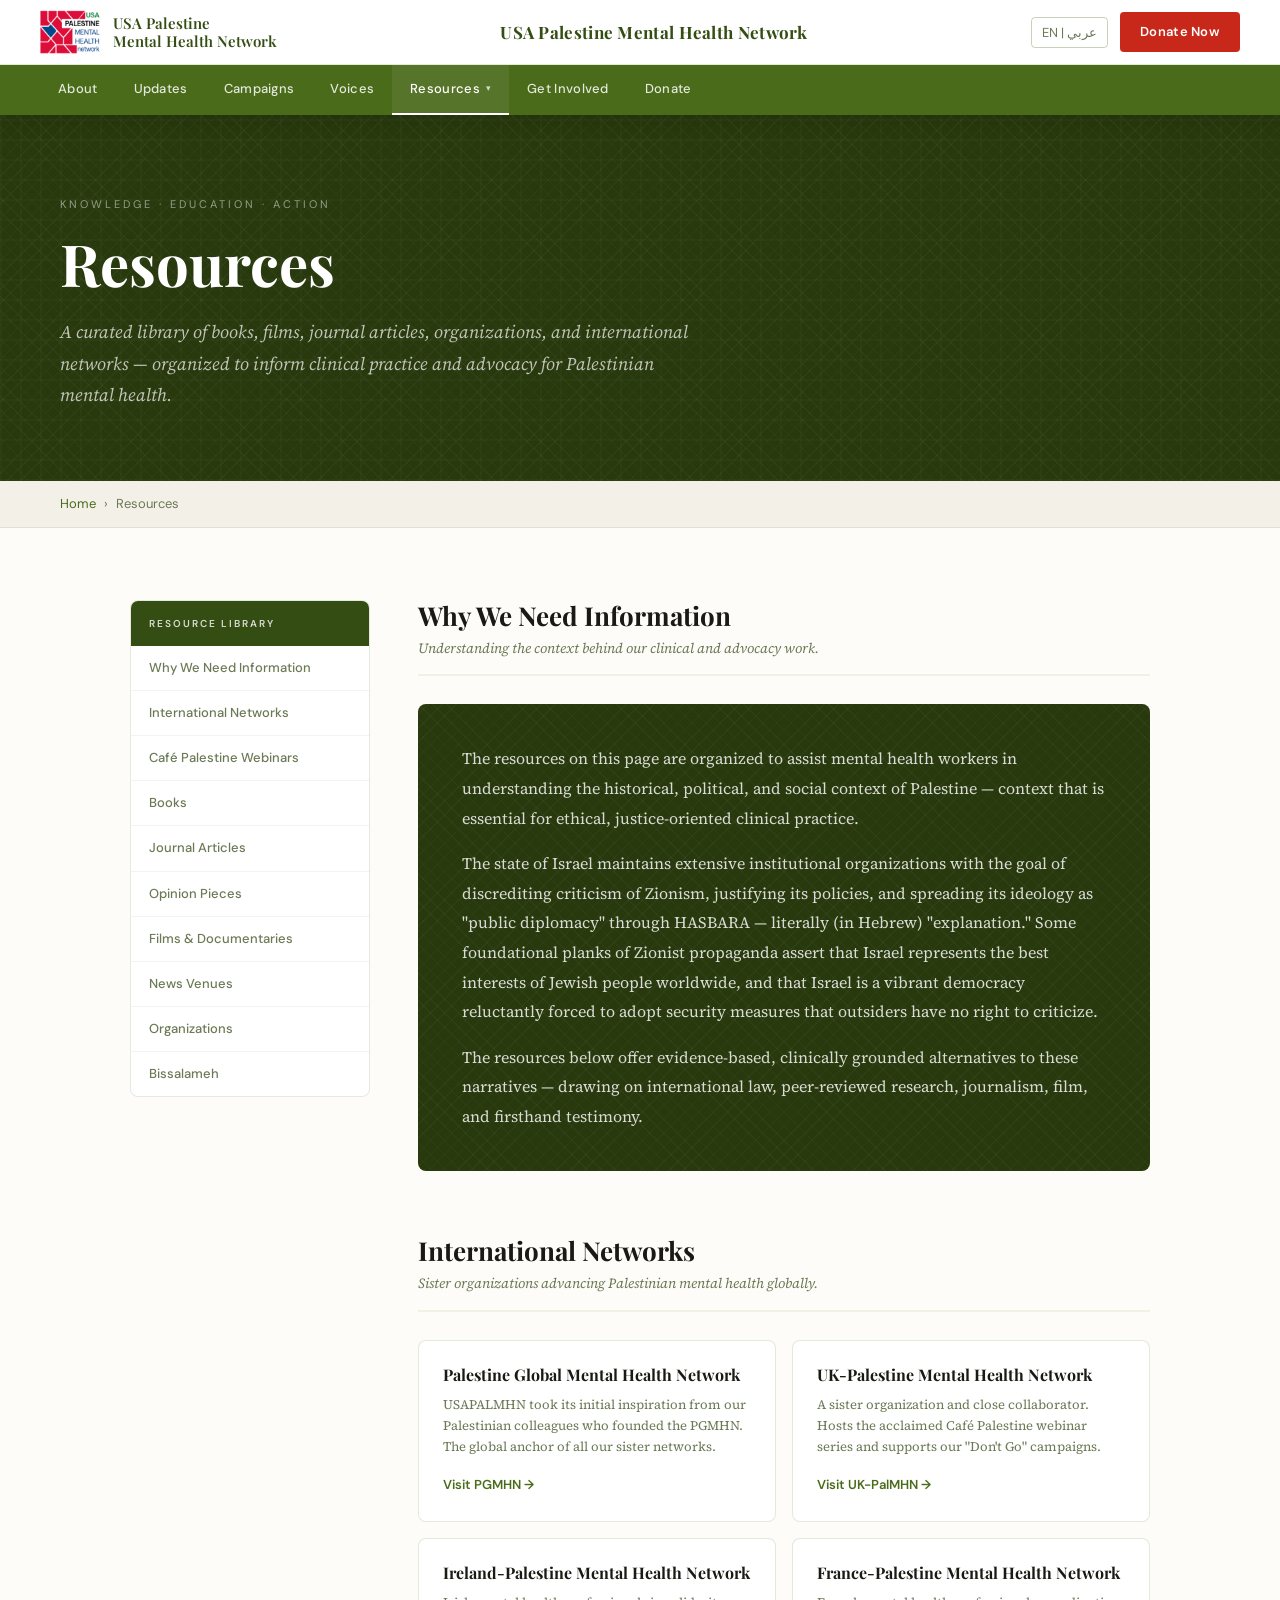
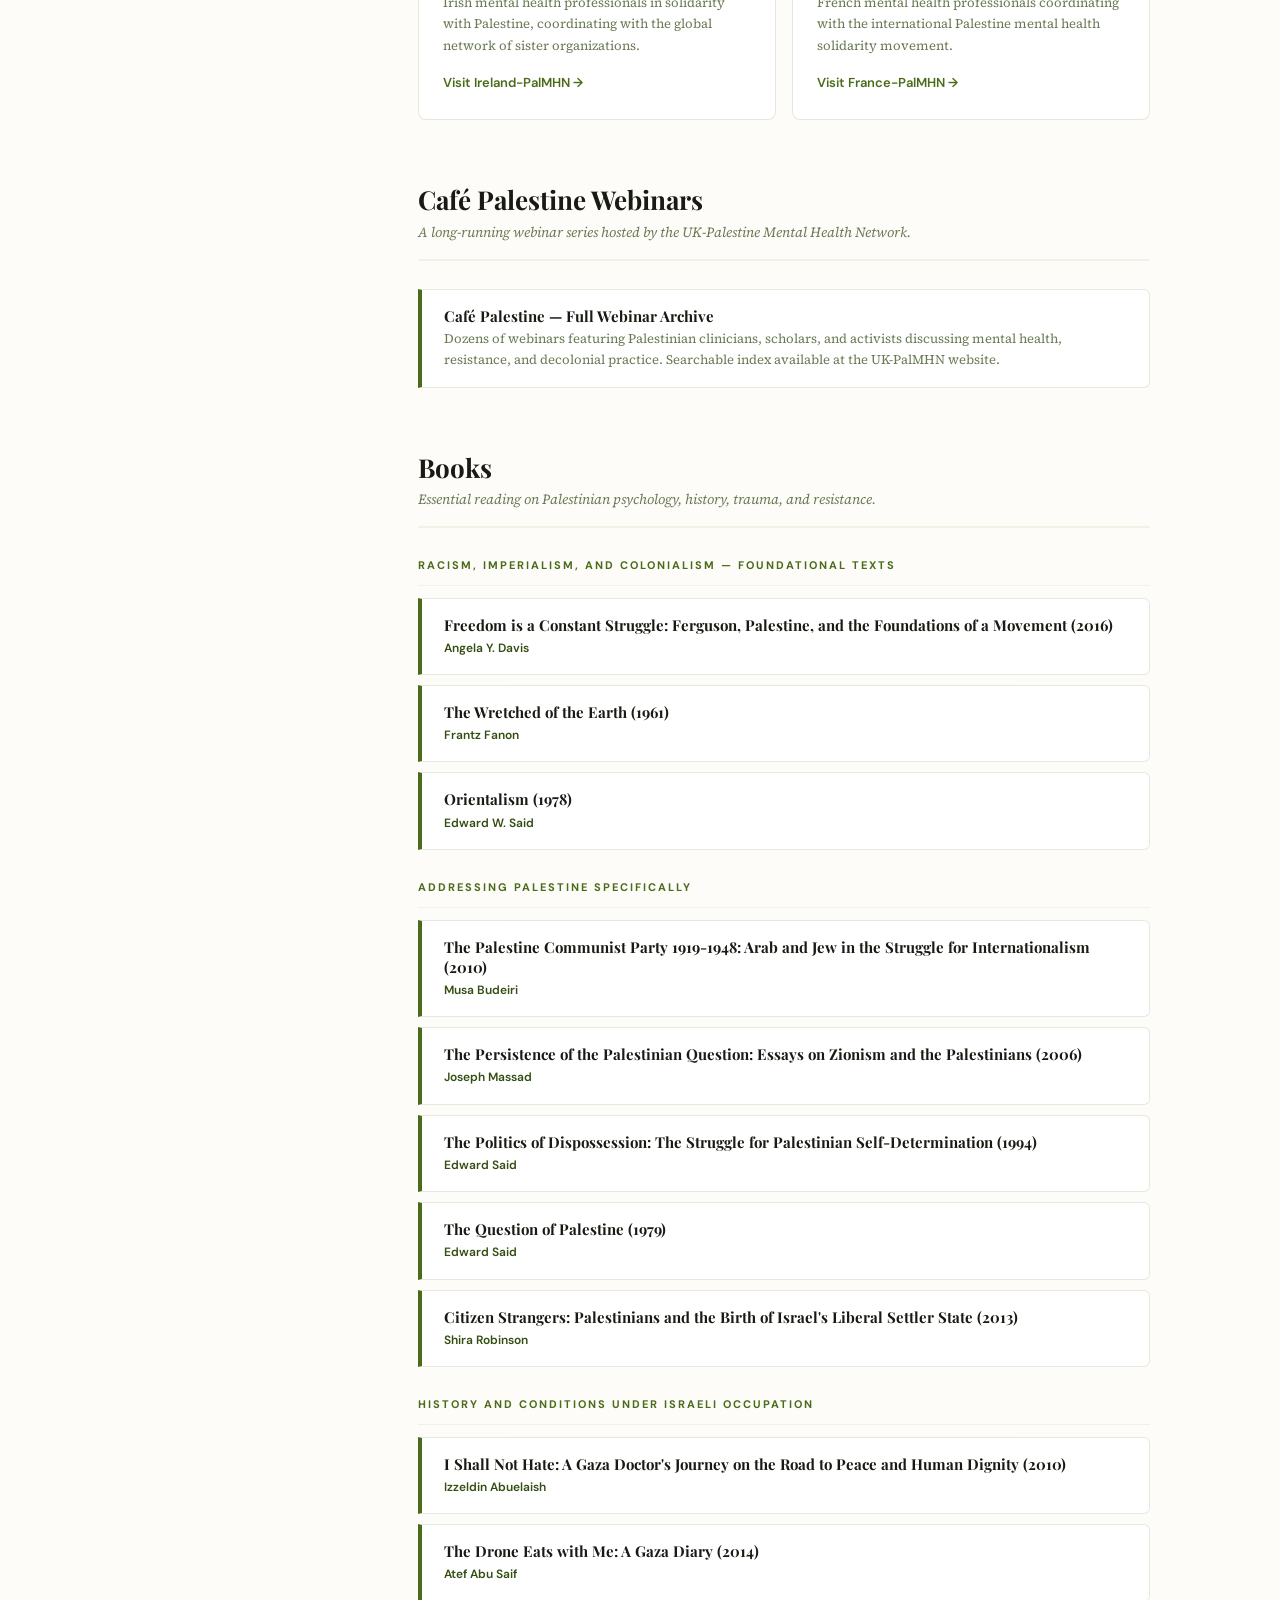
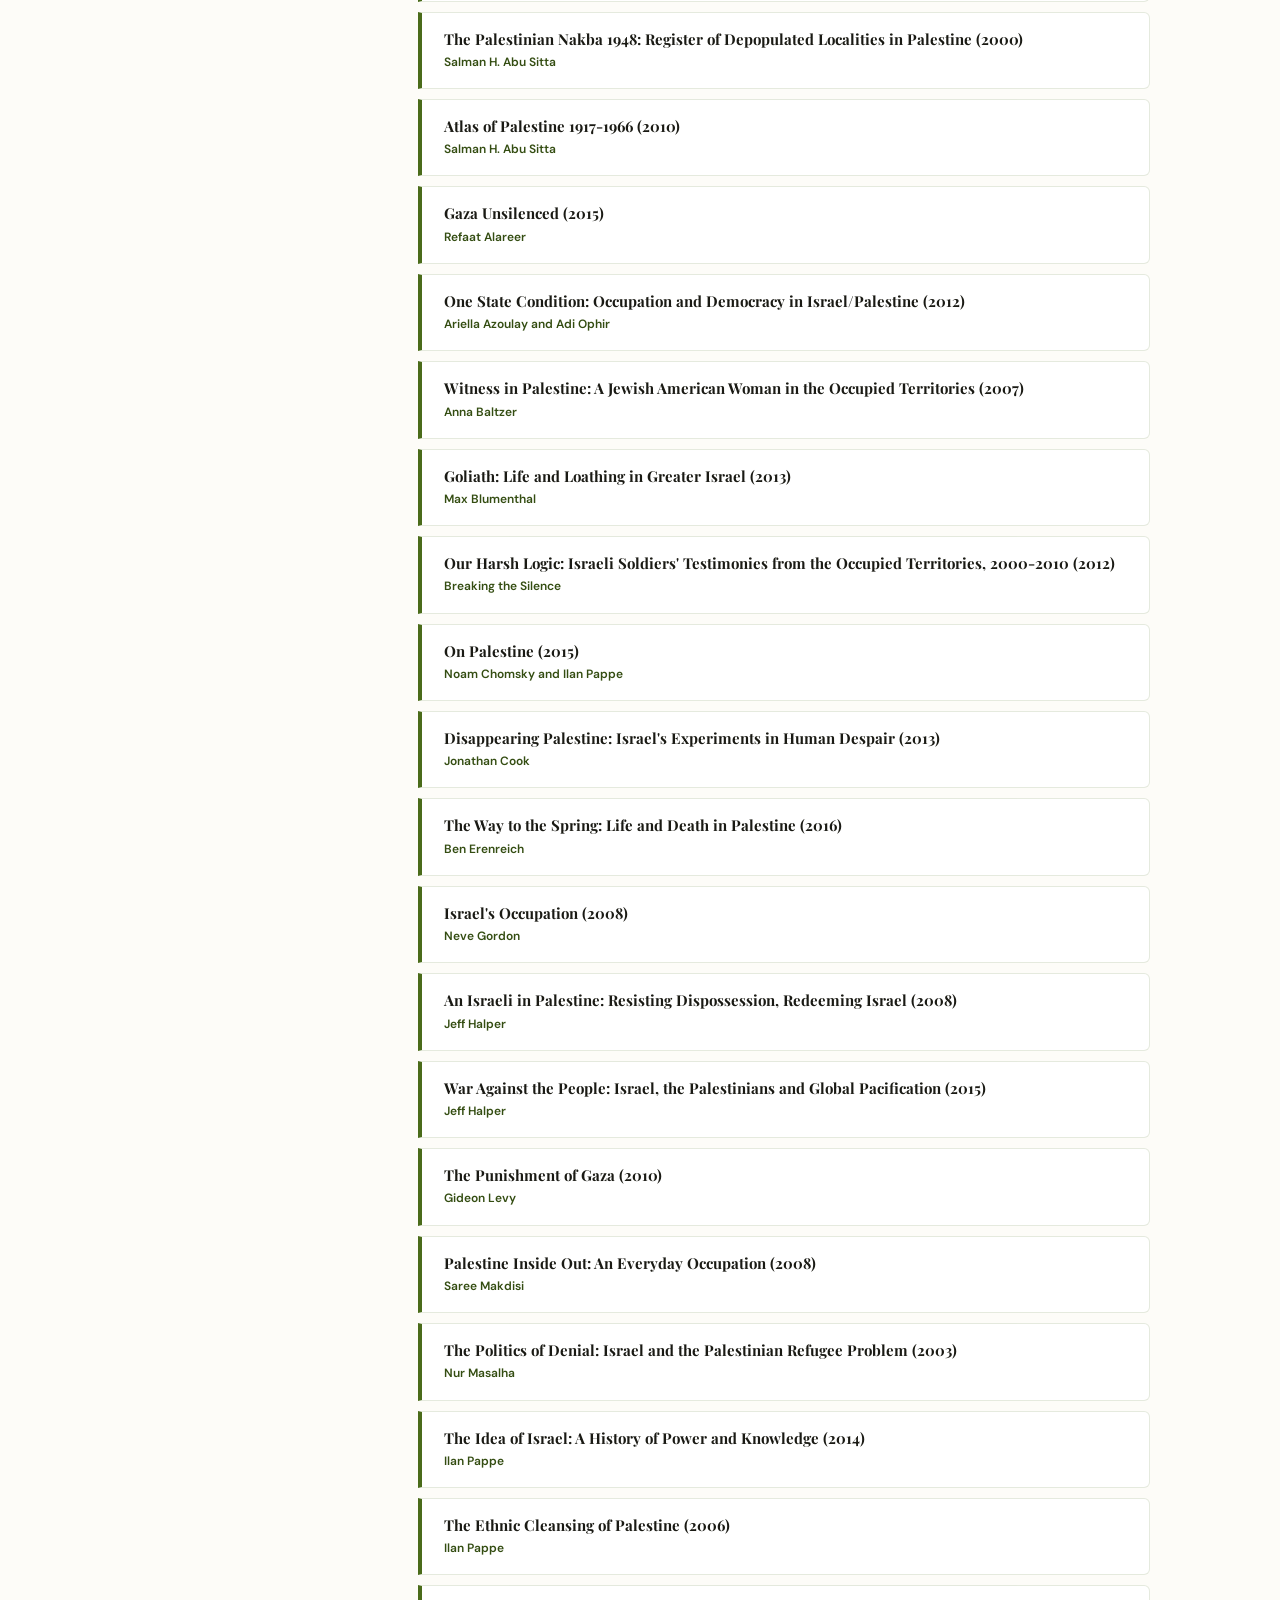
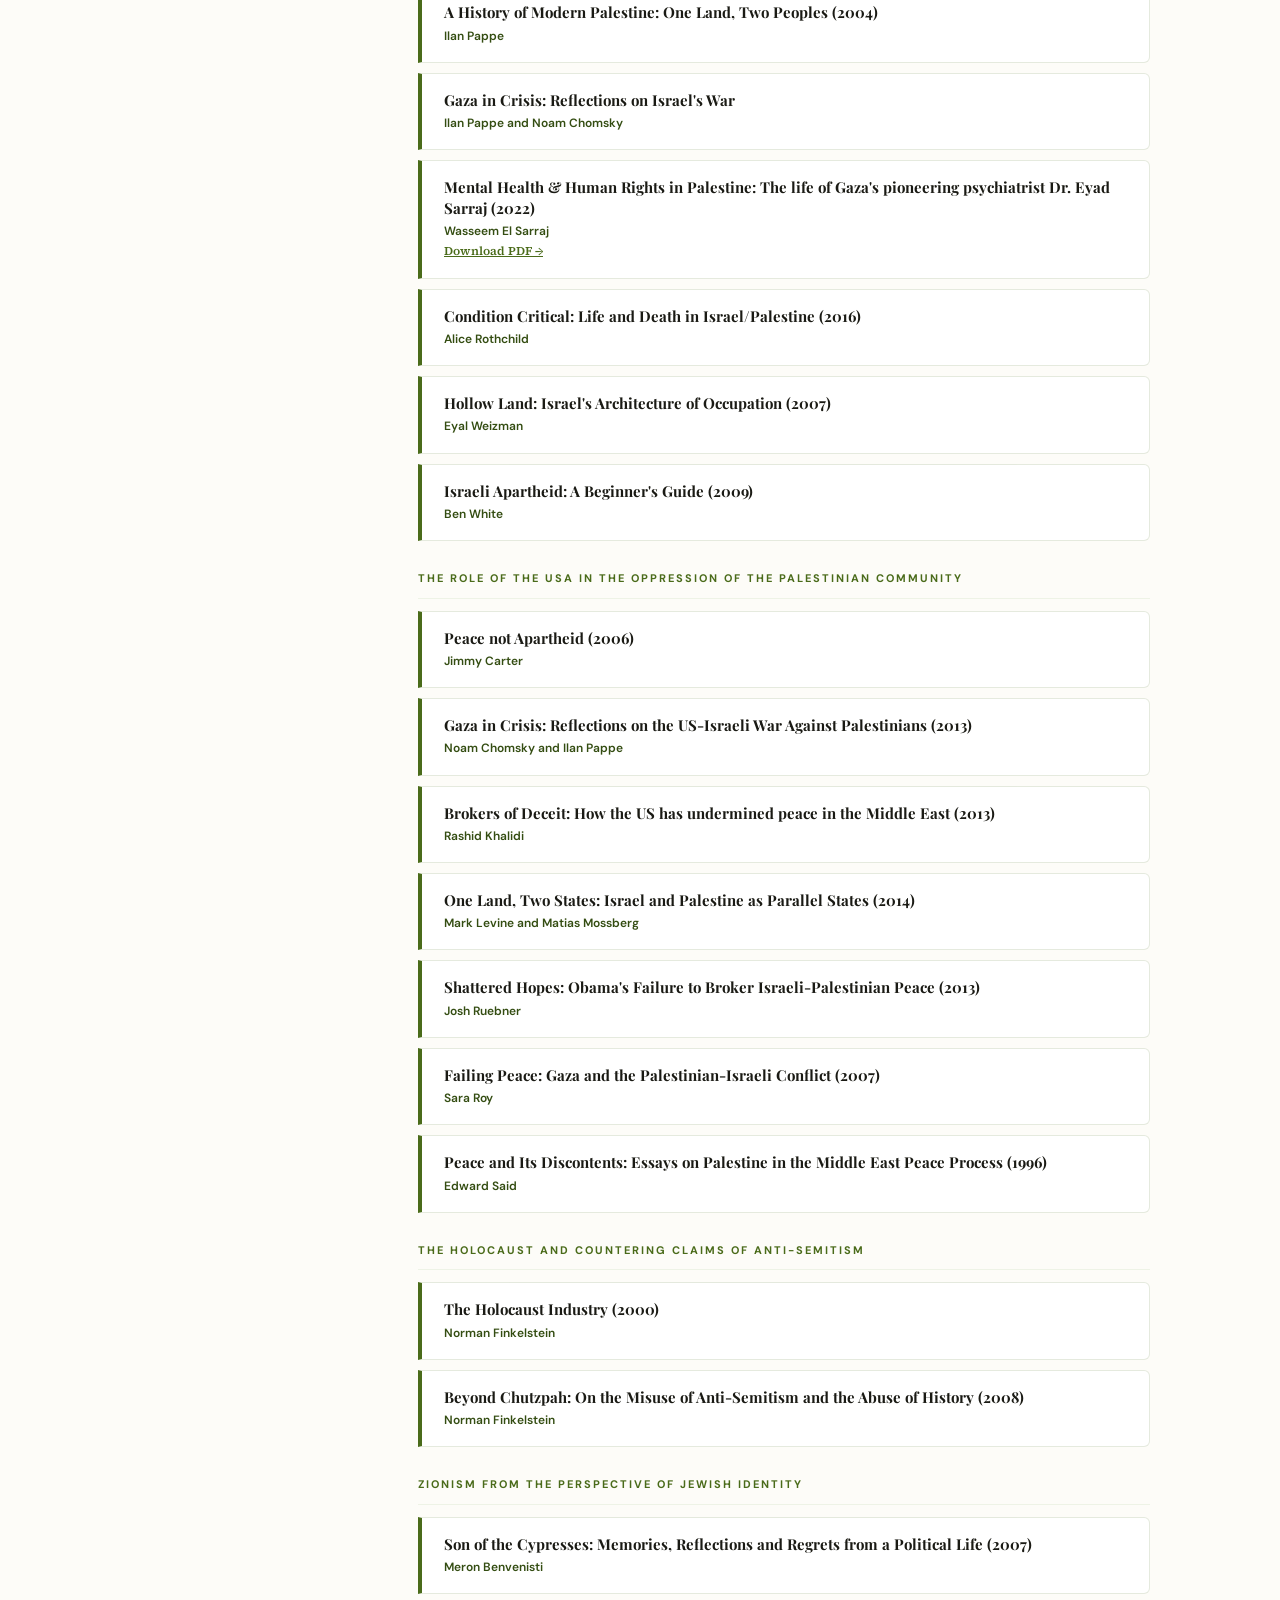
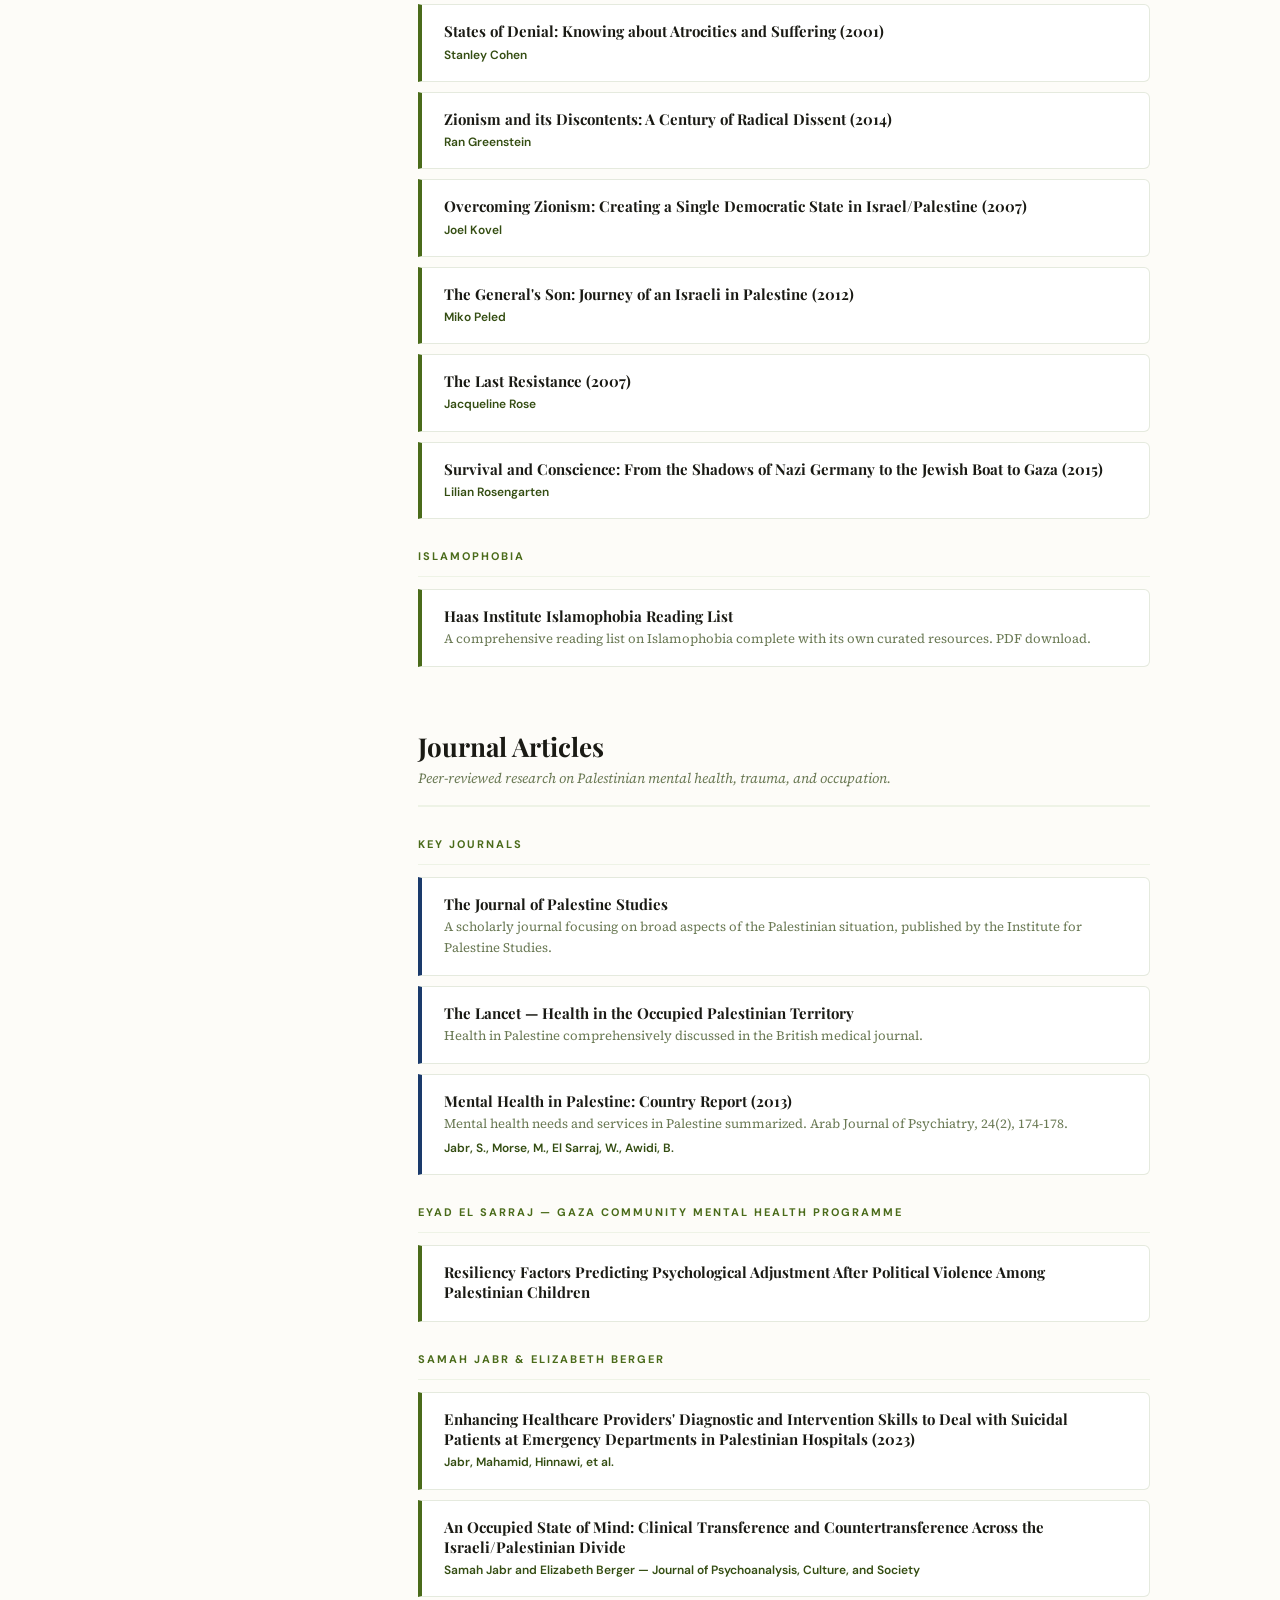
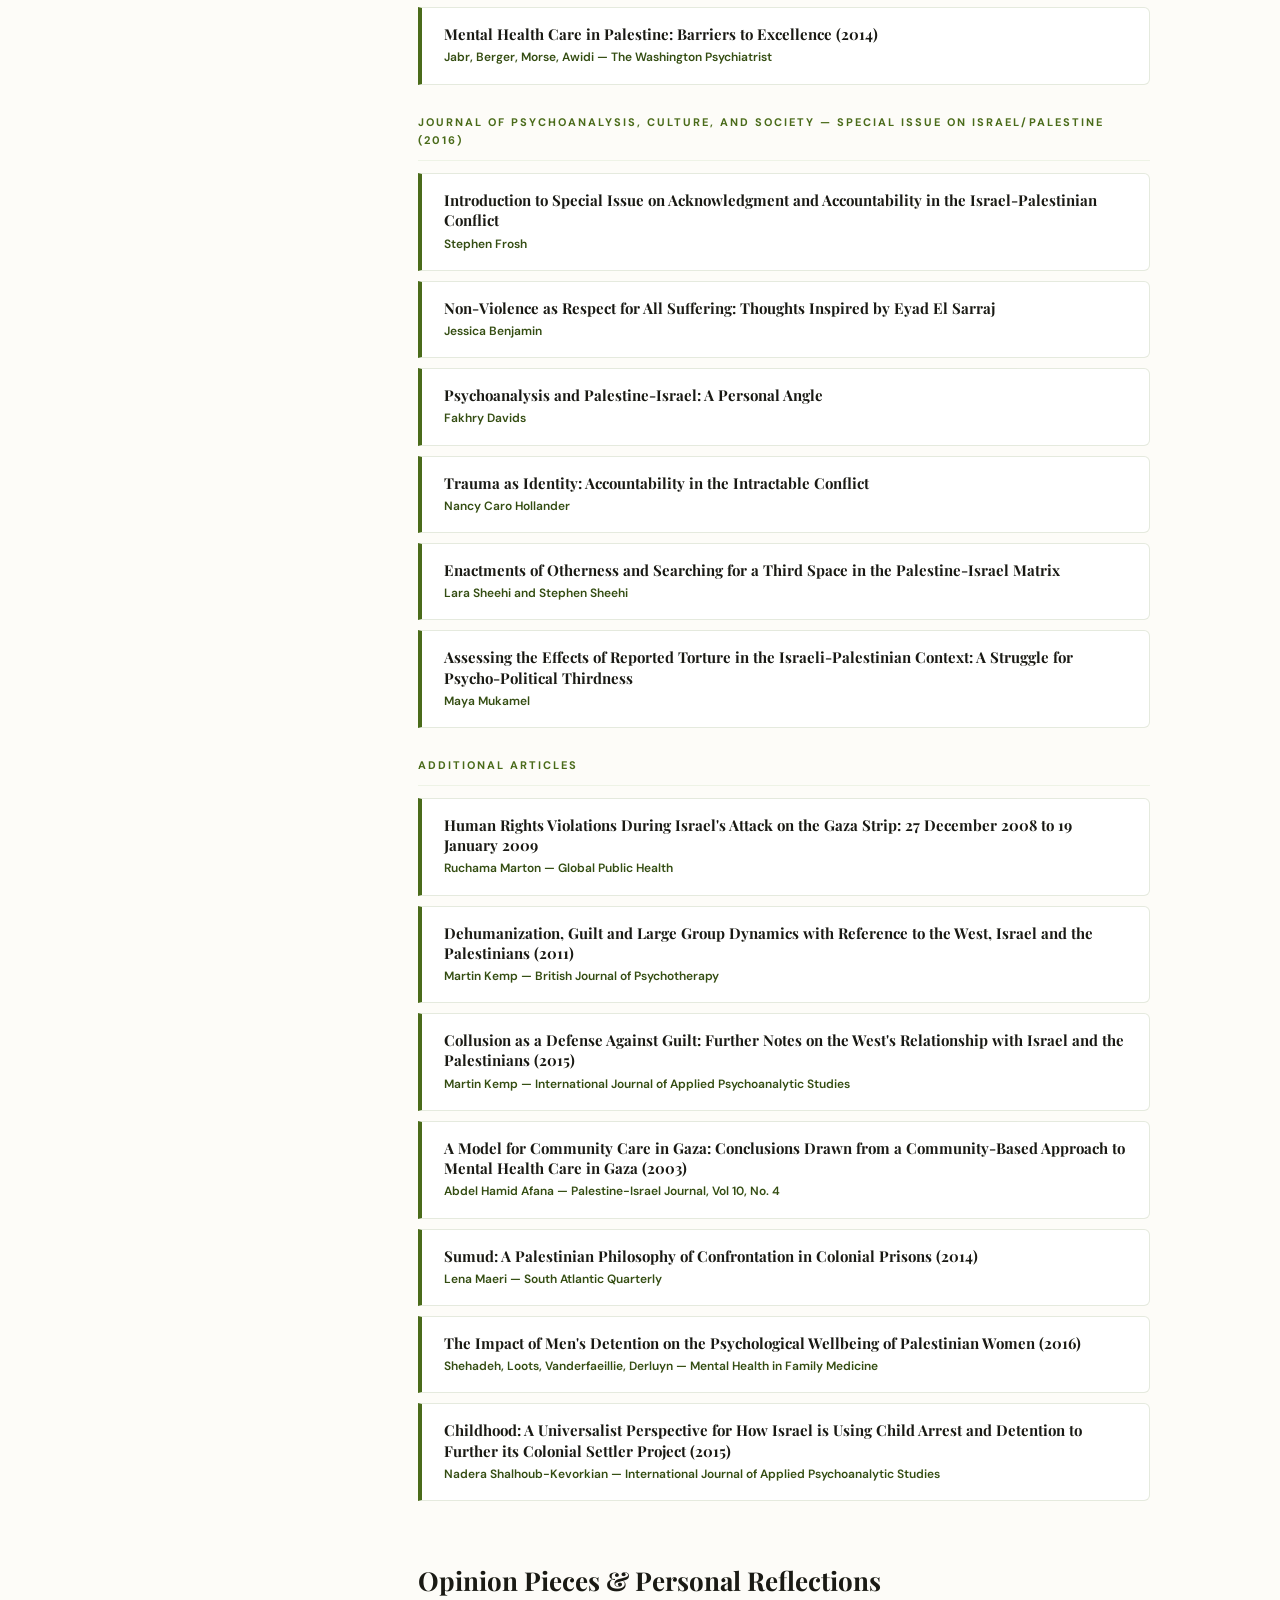
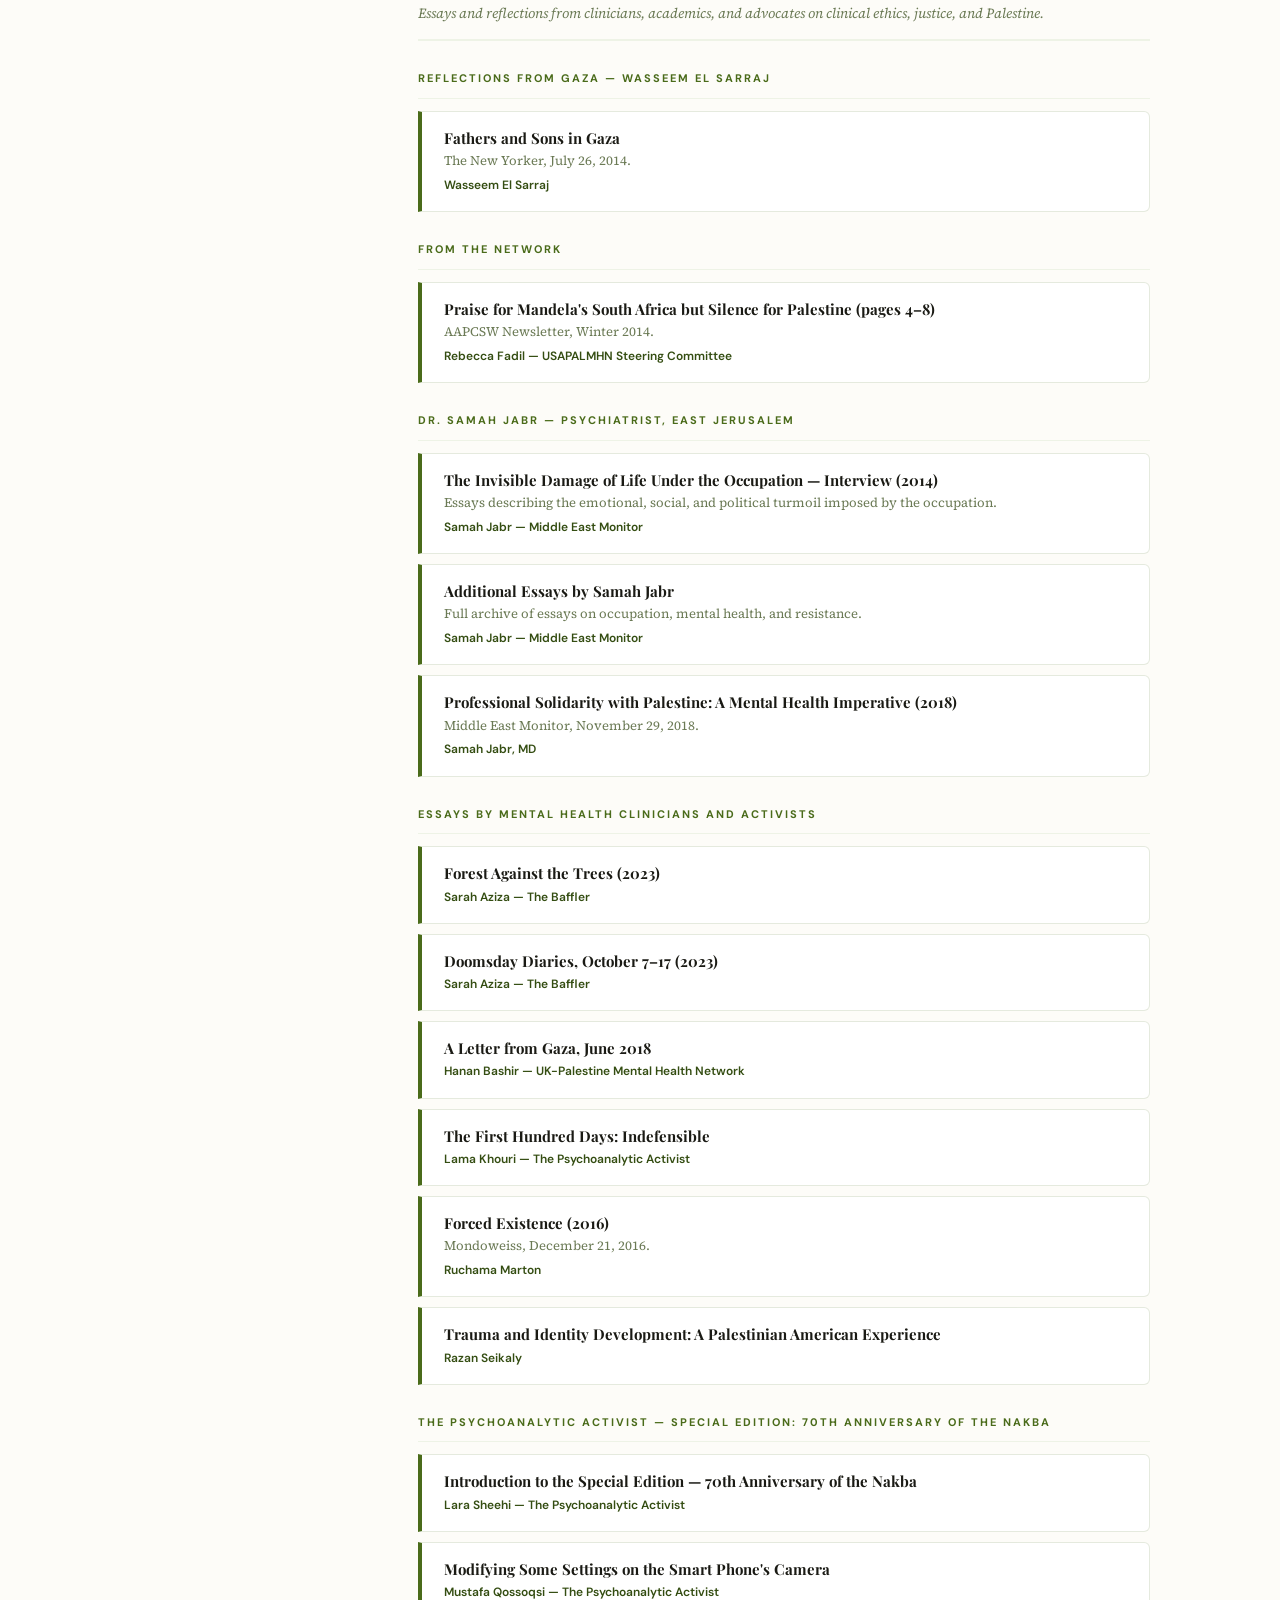
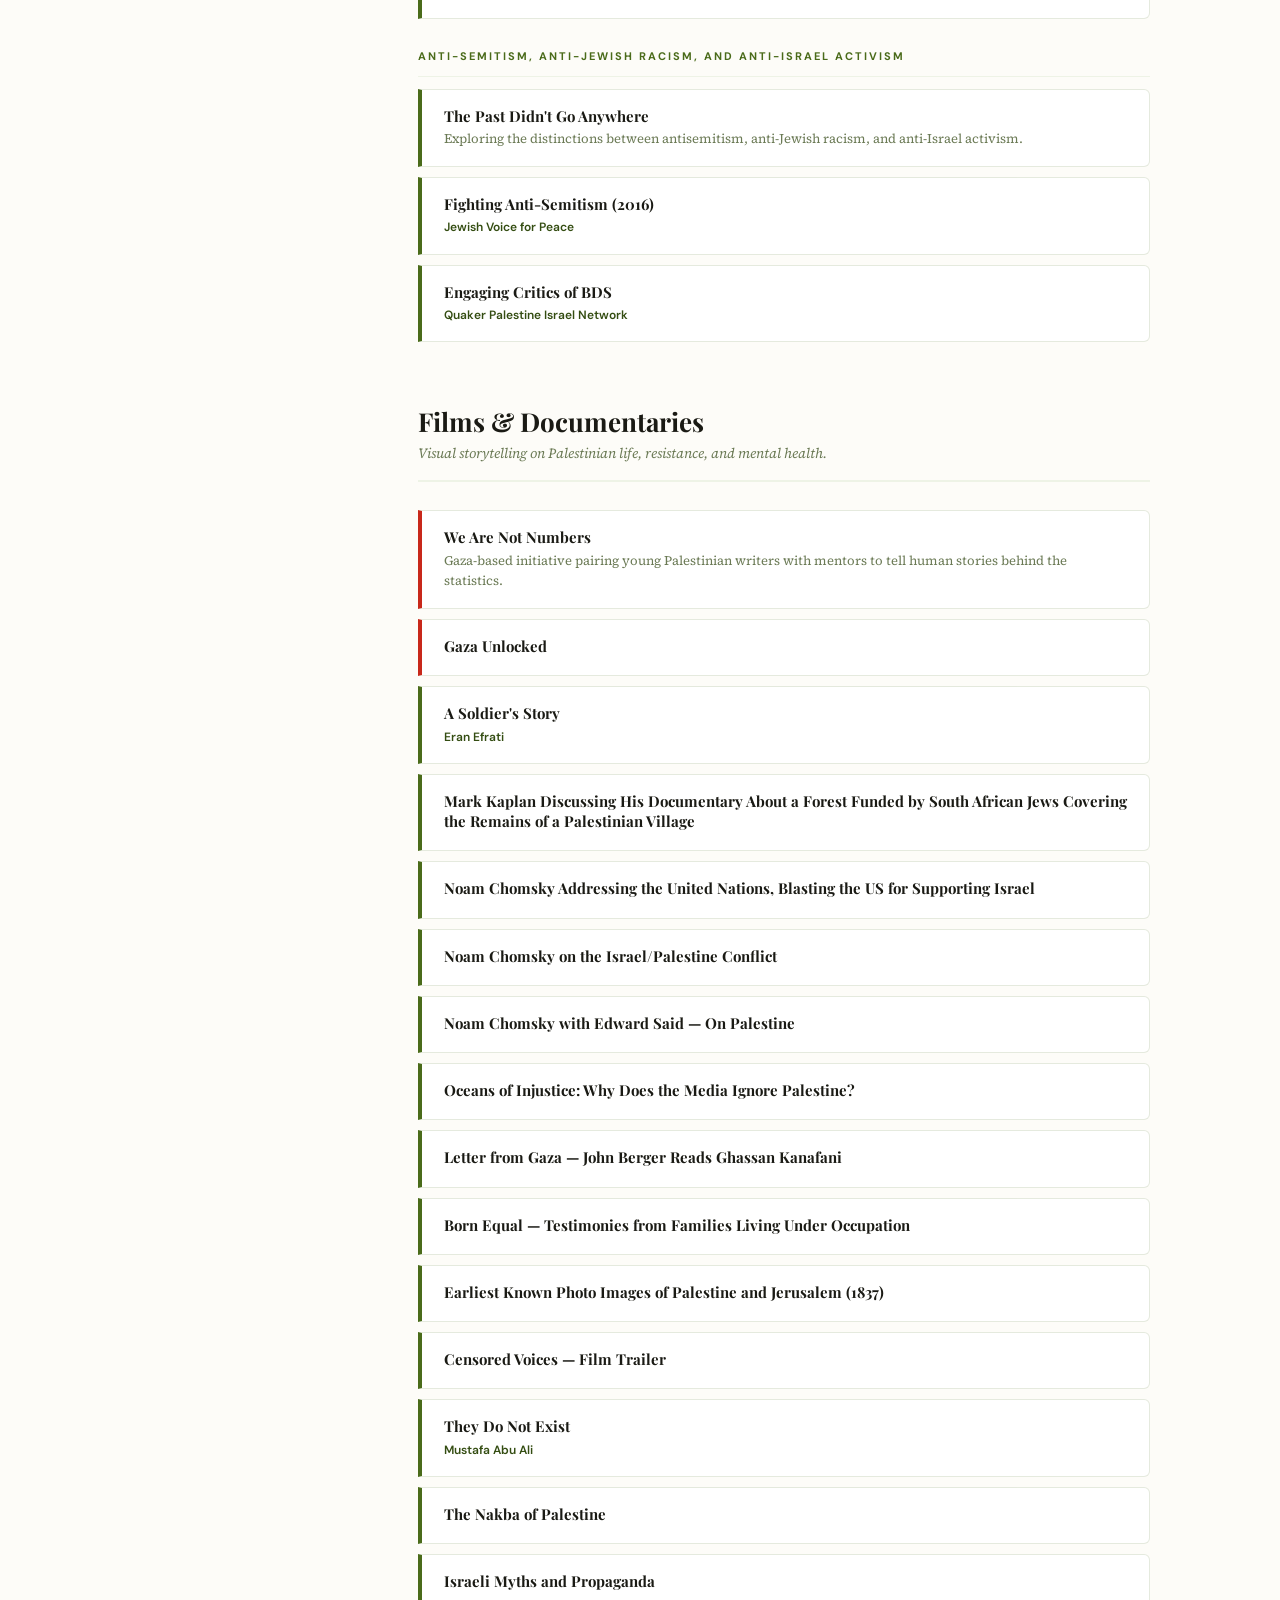
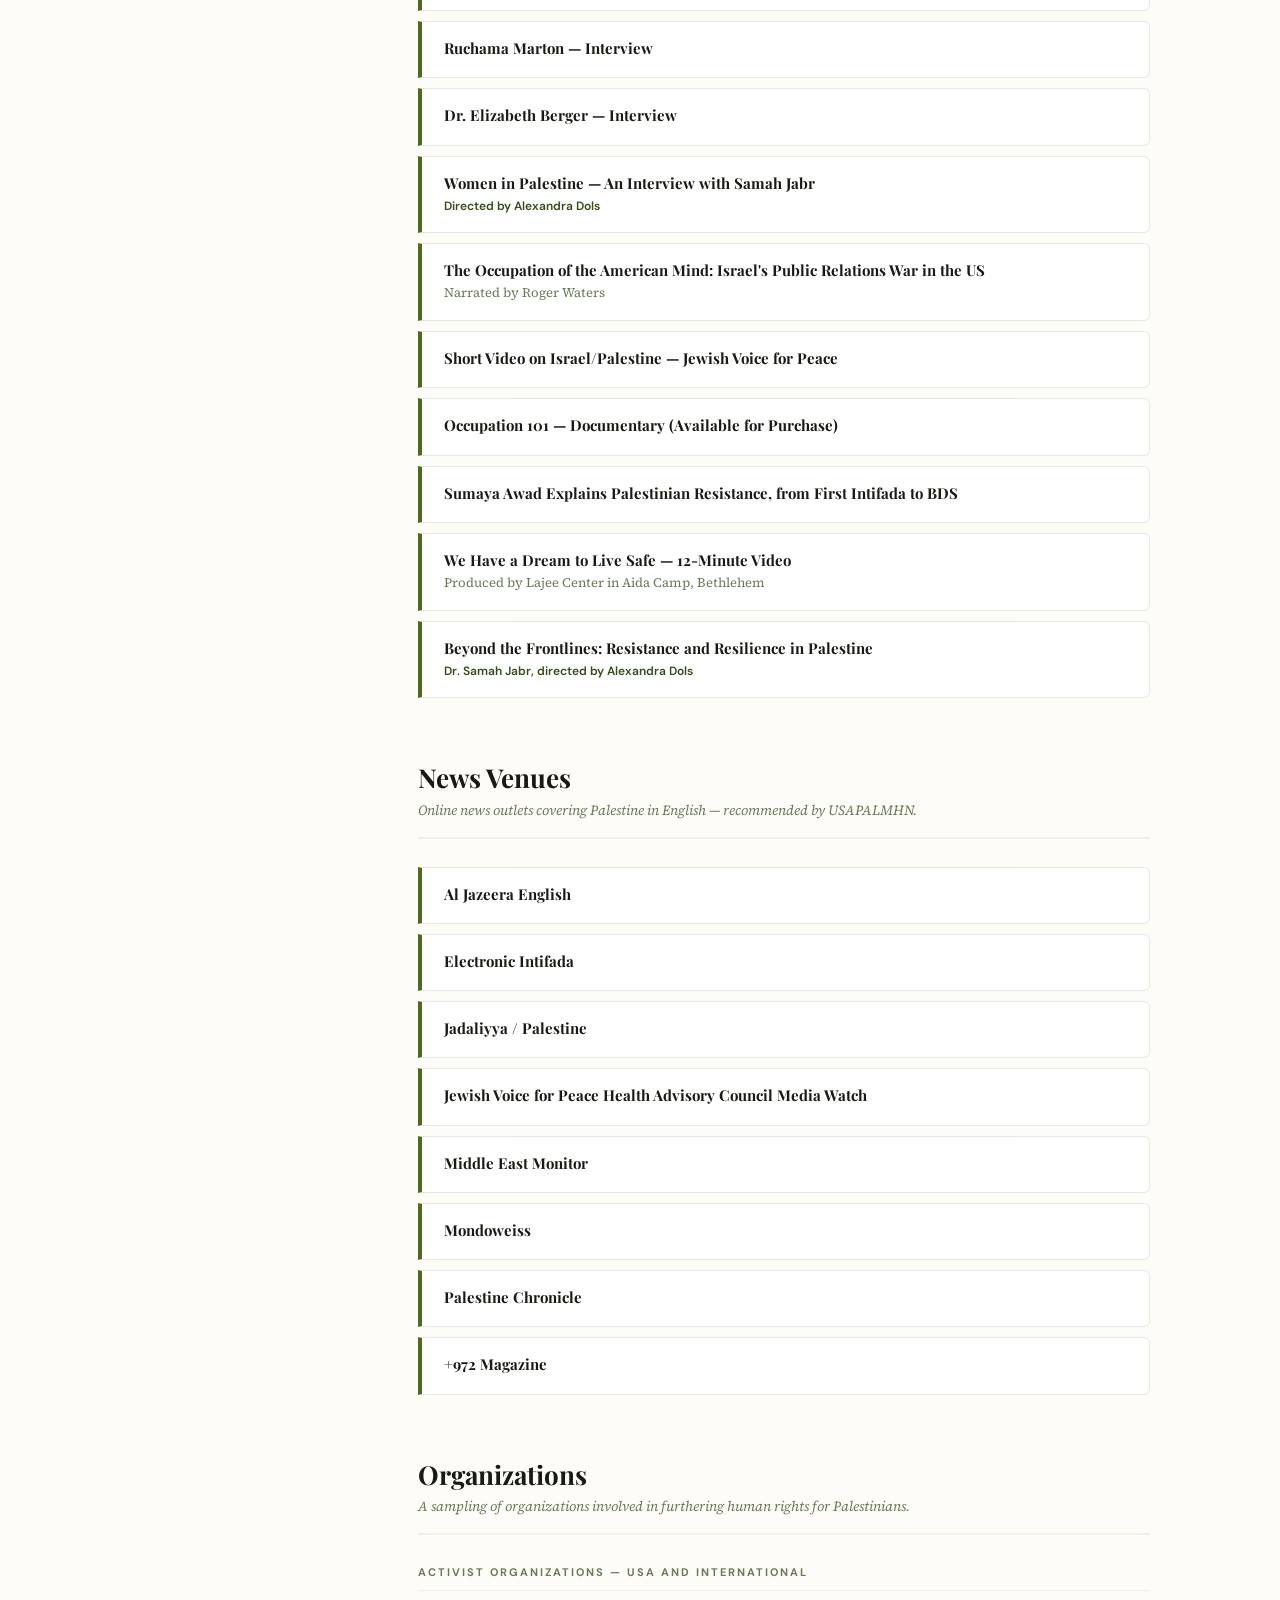
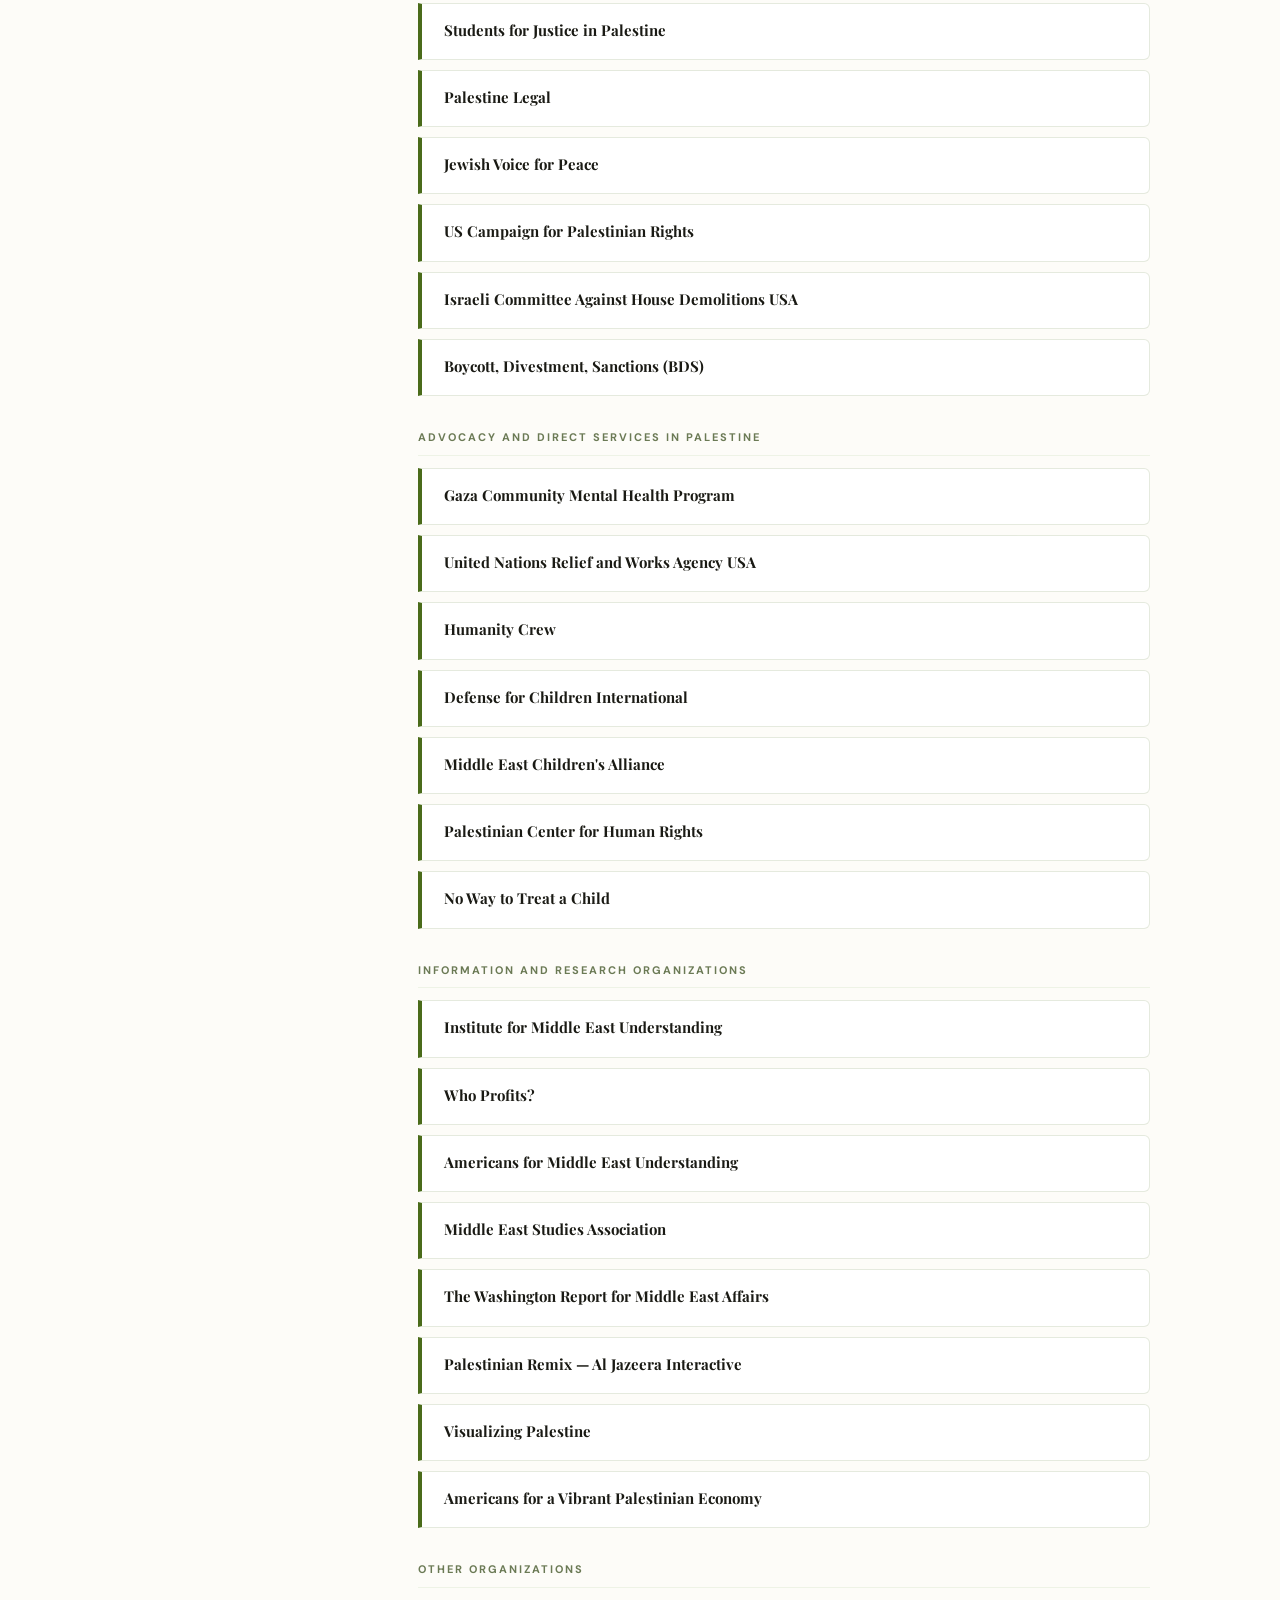
<file: resources.html>
<!DOCTYPE html>
<html lang="en" dir="ltr">
<head>
<meta charset="UTF-8">
<link rel="icon" type="image/png" href="assets/logo.png">
<meta name="viewport" content="width=device-width, initial-scale=1.0">
<title>Resources — USA Palestine Mental Health Network</title>
<link rel="preconnect" href="https://fonts.googleapis.com">
<link rel="preconnect" href="https://fonts.gstatic.com" crossorigin>
<link href="https://fonts.googleapis.com/css2?family=Playfair+Display:ital,wght@0,400;0,600;0,700;1,400;1,600&family=Source+Serif+4:ital,opsz,wght@0,8..60,300;0,8..60,400;0,8..60,600;1,8..60,300;1,8..60,400&family=DM+Sans:ital,opsz,wght@0,9..40,300;0,9..40,400;0,9..40,500;0,9..40,600;1,9..40,300;1,9..40,400&display=swap" rel="stylesheet">
<link rel="stylesheet" href="css/shared.css">
<link rel="stylesheet" href="css/pages/resources.css">
</head>
<body data-page="resources.html">

<div data-site="nav"></div>

<!-- PAGE HERO -->
<div class="page-hero">
  <div class="keffiyeh-overlay"></div>
  <div class="page-hero-content">
    <div class="page-hero-eyebrow">Knowledge · Education · Action</div>
    <h1>Resources</h1>
    <p>A curated library of books, films, journal articles, organizations, and international networks — organized to inform clinical practice and advocacy for Palestinian mental health.</p>
  </div>
</div>

<!-- BREADCRUMB -->
<div class="breadcrumb">
  <a href="index.html">Home</a><span>›</span>Resources
</div>

<!-- MAIN LAYOUT -->
<div class="res-layout">

  <!-- SIDEBAR -->
  <aside class="res-sidebar" data-scrollspy>
    <div class="res-sidebar-header">Resource Library</div>
    <a href="#why" class="active">Why We Need Information</a>
    <a href="#international">International Networks</a>
    <a href="#cafe">Café Palestine Webinars</a>
    <a href="#books">Books</a>
    <a href="#journals">Journal Articles</a>
    <a href="#opinion">Opinion Pieces</a>
    <a href="#films">Films & Documentaries</a>
    <a href="#news-venues">News Venues</a>
    <a href="#organizations">Organizations</a>
    <a href="#bissalameh">Bissalameh</a>
  </aside>

  <!-- CONTENT -->
  <main class="res-content">

    <!-- WHY WE NEED INFORMATION -->
    <section id="why">
      <div class="res-section-header">
        <h2>Why We Need Information</h2>
        <p>Understanding the context behind our clinical and advocacy work.</p>
      </div>
      <div class="intro-block">
        <p>The resources on this page are organized to assist mental health workers in understanding the historical, political, and social context of Palestine — context that is essential for ethical, justice-oriented clinical practice.</p>
        <p>The state of Israel maintains extensive institutional organizations with the goal of discrediting criticism of Zionism, justifying its policies, and spreading its ideology as "public diplomacy" through HASBARA — literally (in Hebrew) "explanation." Some foundational planks of Zionist propaganda assert that Israel represents the best interests of Jewish people worldwide, and that Israel is a vibrant democracy reluctantly forced to adopt security measures that outsiders have no right to criticize.</p>
        <p>The resources below offer evidence-based, clinically grounded alternatives to these narratives — drawing on international law, peer-reviewed research, journalism, film, and firsthand testimony.</p>
      </div>
    </section>

    <!-- INTERNATIONAL NETWORKS -->
    <section id="international">
      <div class="res-section-header">
        <h2>International Networks</h2>
        <p>Sister organizations advancing Palestinian mental health globally.</p>
      </div>
      <div class="net-grid">
        <div class="net-card">
          <h3>Palestine Global Mental Health Network</h3>
          <p>USAPALMHN took its initial inspiration from our Palestinian colleagues who founded the PGMHN. The global anchor of all our sister networks.</p>
          <a href="https://www.pgmhn.org/" target="_blank">Visit PGMHN →</a>
        </div>
        <div class="net-card">
          <h3>UK-Palestine Mental Health Network</h3>
          <p>A sister organization and close collaborator. Hosts the acclaimed Café Palestine webinar series and supports our "Don't Go" campaigns.</p>
          <a href="https://ukpalmhn.com/" target="_blank">Visit UK-PalMHN →</a>
        </div>
        <div class="net-card">
          <h3>Ireland-Palestine Mental Health Network</h3>
          <p>Irish mental health professionals in solidarity with Palestine, coordinating with the global network of sister organizations.</p>
          <a href="https://ipmhn.com/" target="_blank">Visit Ireland-PalMHN →</a>
        </div>
        <div class="net-card">
          <h3>France-Palestine Mental Health Network</h3>
          <p>French mental health professionals coordinating with the international Palestine mental health solidarity movement.</p>
          <a href="https://www.facebook.com/frpalmhn/" target="_blank">Visit France-PalMHN →</a>
        </div>
      </div>
    </section>

    <!-- CAFÉ PALESTINE -->
    <section id="cafe">
      <div class="res-section-header">
        <h2>Café Palestine Webinars</h2>
        <p>A long-running webinar series hosted by the UK-Palestine Mental Health Network.</p>
      </div>
      <div class="rli">
        <a href="https://ukpalmhn.com/cafe-palestine/cafe-palestine-index/" target="_blank" class="rli-item">
          <h4>Café Palestine — Full Webinar Archive</h4>
          <p>Dozens of webinars featuring Palestinian clinicians, scholars, and activists discussing mental health, resistance, and decolonial practice. Searchable index available at the UK-PalMHN website.</p>
        </a>
      </div>
    </section>

    <!-- BOOKS -->
    <section id="books">
      <div class="res-section-header">
        <h2>Books</h2>
        <p>Essential reading on Palestinian psychology, history, trauma, and resistance.</p>
      </div>

      <div class="sub-label">Racism, Imperialism, and Colonialism — Foundational Texts</div>
      <div class="rli">
        <div class="rli-item"><h4>Freedom is a Constant Struggle: Ferguson, Palestine, and the Foundations of a Movement (2016)</h4><p class="author">Angela Y. Davis</p></div>
        <div class="rli-item"><h4>The Wretched of the Earth (1961)</h4><p class="author">Frantz Fanon</p></div>
        <div class="rli-item"><h4>Orientalism (1978)</h4><p class="author">Edward W. Said</p></div>
      </div>

      <div class="sub-label">Addressing Palestine Specifically</div>
      <div class="rli">
        <div class="rli-item"><h4>The Palestine Communist Party 1919-1948: Arab and Jew in the Struggle for Internationalism (2010)</h4><p class="author">Musa Budeiri</p></div>
        <div class="rli-item"><h4>The Persistence of the Palestinian Question: Essays on Zionism and the Palestinians (2006)</h4><p class="author">Joseph Massad</p></div>
        <div class="rli-item"><h4>The Politics of Dispossession: The Struggle for Palestinian Self-Determination (1994)</h4><p class="author">Edward Said</p></div>
        <div class="rli-item"><h4>The Question of Palestine (1979)</h4><p class="author">Edward Said</p></div>
        <div class="rli-item"><h4>Citizen Strangers: Palestinians and the Birth of Israel's Liberal Settler State (2013)</h4><p class="author">Shira Robinson</p></div>
      </div>

      <div class="sub-label">History and Conditions Under Israeli Occupation</div>
      <div class="rli">
        <div class="rli-item"><h4>I Shall Not Hate: A Gaza Doctor's Journey on the Road to Peace and Human Dignity (2010)</h4><p class="author">Izzeldin Abuelaish</p></div>
        <div class="rli-item"><h4>The Drone Eats with Me: A Gaza Diary (2014)</h4><p class="author">Atef Abu Saif</p></div>
        <div class="rli-item"><h4>The Palestinian Nakba 1948: Register of Depopulated Localities in Palestine (2000)</h4><p class="author">Salman H. Abu Sitta</p></div>
        <div class="rli-item"><h4>Atlas of Palestine 1917-1966 (2010)</h4><p class="author">Salman H. Abu Sitta</p></div>
        <div class="rli-item"><h4>Gaza Unsilenced (2015)</h4><p class="author">Refaat Alareer</p></div>
        <div class="rli-item"><h4>One State Condition: Occupation and Democracy in Israel/Palestine (2012)</h4><p class="author">Ariella Azoulay and Adi Ophir</p></div>
        <div class="rli-item"><h4>Witness in Palestine: A Jewish American Woman in the Occupied Territories (2007)</h4><p class="author">Anna Baltzer</p></div>
        <div class="rli-item"><h4>Goliath: Life and Loathing in Greater Israel (2013)</h4><p class="author">Max Blumenthal</p></div>
        <div class="rli-item"><h4>Our Harsh Logic: Israeli Soldiers' Testimonies from the Occupied Territories, 2000-2010 (2012)</h4><p class="author">Breaking the Silence</p></div>
        <div class="rli-item"><h4>On Palestine (2015)</h4><p class="author">Noam Chomsky and Ilan Pappe</p></div>
        <div class="rli-item"><h4>Disappearing Palestine: Israel's Experiments in Human Despair (2013)</h4><p class="author">Jonathan Cook</p></div>
        <div class="rli-item"><h4>The Way to the Spring: Life and Death in Palestine (2016)</h4><p class="author">Ben Erenreich</p></div>
        <div class="rli-item"><h4>Israel's Occupation (2008)</h4><p class="author">Neve Gordon</p></div>
        <div class="rli-item"><h4>An Israeli in Palestine: Resisting Dispossession, Redeeming Israel (2008)</h4><p class="author">Jeff Halper</p></div>
        <div class="rli-item"><h4>War Against the People: Israel, the Palestinians and Global Pacification (2015)</h4><p class="author">Jeff Halper</p></div>
        <div class="rli-item"><h4>The Punishment of Gaza (2010)</h4><p class="author">Gideon Levy</p></div>
        <div class="rli-item"><h4>Palestine Inside Out: An Everyday Occupation (2008)</h4><p class="author">Saree Makdisi</p></div>
        <div class="rli-item"><h4>The Politics of Denial: Israel and the Palestinian Refugee Problem (2003)</h4><p class="author">Nur Masalha</p></div>
        <div class="rli-item"><h4>The Idea of Israel: A History of Power and Knowledge (2014)</h4><p class="author">Ilan Pappe</p></div>
        <div class="rli-item"><h4>The Ethnic Cleansing of Palestine (2006)</h4><p class="author">Ilan Pappe</p></div>
        <div class="rli-item"><h4>A History of Modern Palestine: One Land, Two Peoples (2004)</h4><p class="author">Ilan Pappe</p></div>
        <div class="rli-item"><h4>Gaza in Crisis: Reflections on Israel's War</h4><p class="author">Ilan Pappe and Noam Chomsky</p></div>
        <div class="rli-item">
          <h4>Mental Health &amp; Human Rights in Palestine: The life of Gaza's pioneering psychiatrist Dr. Eyad Sarraj (2022)</h4>
          <p class="author">Wasseem El Sarraj</p>
          <p><a href="https://usapalmhn.org/wp-content/uploads/2020/11/Mental-Health-in-Palestine-rqeoxy.pdf" target="_blank" style="color:var(--olive);font-size:12px;font-weight:600;">Download PDF →</a></p>
        </div>
        <div class="rli-item"><h4>Condition Critical: Life and Death in Israel/Palestine (2016)</h4><p class="author">Alice Rothchild</p></div>
        <div class="rli-item"><h4>Hollow Land: Israel's Architecture of Occupation (2007)</h4><p class="author">Eyal Weizman</p></div>
        <div class="rli-item"><h4>Israeli Apartheid: A Beginner's Guide (2009)</h4><p class="author">Ben White</p></div>
      </div>

      <div class="sub-label">The Role of the USA in the Oppression of the Palestinian Community</div>
      <div class="rli">
        <div class="rli-item"><h4>Peace not Apartheid (2006)</h4><p class="author">Jimmy Carter</p></div>
        <div class="rli-item"><h4>Gaza in Crisis: Reflections on the US-Israeli War Against Palestinians (2013)</h4><p class="author">Noam Chomsky and Ilan Pappe</p></div>
        <div class="rli-item"><h4>Brokers of Deceit: How the US has undermined peace in the Middle East (2013)</h4><p class="author">Rashid Khalidi</p></div>
        <div class="rli-item"><h4>One Land, Two States: Israel and Palestine as Parallel States (2014)</h4><p class="author">Mark Levine and Matias Mossberg</p></div>
        <div class="rli-item"><h4>Shattered Hopes: Obama's Failure to Broker Israeli-Palestinian Peace (2013)</h4><p class="author">Josh Ruebner</p></div>
        <div class="rli-item"><h4>Failing Peace: Gaza and the Palestinian-Israeli Conflict (2007)</h4><p class="author">Sara Roy</p></div>
        <div class="rli-item"><h4>Peace and Its Discontents: Essays on Palestine in the Middle East Peace Process (1996)</h4><p class="author">Edward Said</p></div>
      </div>

      <div class="sub-label">The Holocaust and Countering Claims of Anti-Semitism</div>
      <div class="rli">
        <div class="rli-item"><h4>The Holocaust Industry (2000)</h4><p class="author">Norman Finkelstein</p></div>
        <div class="rli-item"><h4>Beyond Chutzpah: On the Misuse of Anti-Semitism and the Abuse of History (2008)</h4><p class="author">Norman Finkelstein</p></div>
      </div>

      <div class="sub-label">Zionism from the Perspective of Jewish Identity</div>
      <div class="rli">
        <div class="rli-item"><h4>Son of the Cypresses: Memories, Reflections and Regrets from a Political Life (2007)</h4><p class="author">Meron Benvenisti</p></div>
        <div class="rli-item"><h4>States of Denial: Knowing about Atrocities and Suffering (2001)</h4><p class="author">Stanley Cohen</p></div>
        <div class="rli-item"><h4>Zionism and its Discontents: A Century of Radical Dissent (2014)</h4><p class="author">Ran Greenstein</p></div>
        <div class="rli-item"><h4>Overcoming Zionism: Creating a Single Democratic State in Israel/Palestine (2007)</h4><p class="author">Joel Kovel</p></div>
        <div class="rli-item"><h4>The General's Son: Journey of an Israeli in Palestine (2012)</h4><p class="author">Miko Peled</p></div>
        <div class="rli-item"><h4>The Last Resistance (2007)</h4><p class="author">Jacqueline Rose</p></div>
        <div class="rli-item"><h4>Survival and Conscience: From the Shadows of Nazi Germany to the Jewish Boat to Gaza (2015)</h4><p class="author">Lilian Rosengarten</p></div>
      </div>

      <div class="sub-label">Islamophobia</div>
      <div class="rli">
        <a href="https://usapalmhn.org/wp-content/uploads/2020/11/haas-institute-islamophobia-reading-list.pdf" target="_blank" class="rli-item">
          <h4>Haas Institute Islamophobia Reading List</h4>
          <p>A comprehensive reading list on Islamophobia complete with its own curated resources. PDF download.</p>
        </a>
      </div>
    </section>

    <!-- JOURNAL ARTICLES -->
    <section id="journals">
      <div class="res-section-header">
        <h2>Journal Articles</h2>
        <p>Peer-reviewed research on Palestinian mental health, trauma, and occupation.</p>
      </div>

      <div class="sub-label">Key Journals</div>
      <div class="rli">
        <a href="http://www.palestine-studies.org/jps" target="_blank" class="rli-item blue">
          <h4>The Journal of Palestine Studies</h4>
          <p>A scholarly journal focusing on broad aspects of the Palestinian situation, published by the Institute for Palestine Studies.</p>
        </a>
        <a href="http://www.thelancet.com/health-in-the-occupied-palestinian-territory-2013" target="_blank" class="rli-item blue">
          <h4>The Lancet — Health in the Occupied Palestinian Territory</h4>
          <p>Health in Palestine comprehensively discussed in the British medical journal.</p>
        </a>
        <a href="https://www.docdroid.net/RvhYtZn/mental-health-in-palestine-country-report.pdf" target="_blank" class="rli-item blue">
          <h4>Mental Health in Palestine: Country Report (2013)</h4>
          <p>Mental health needs and services in Palestine summarized. Arab Journal of Psychiatry, 24(2), 174-178.</p>
          <p class="author">Jabr, S., Morse, M., El Sarraj, W., Awidi, B.</p>
        </a>
      </div>

      <div class="sub-label">Eyad El Sarraj — Gaza Community Mental Health Programme</div>
      <div class="rli">
        <a href="http://www.tandfonline.com/doi/abs/10.1080/01650250042000294" target="_blank" class="rli-item">
          <h4>Resiliency Factors Predicting Psychological Adjustment After Political Violence Among Palestinian Children</h4>
        </a>
      </div>

      <div class="sub-label">Samah Jabr &amp; Elizabeth Berger</div>
      <div class="rli">
        <a href="https://link.springer.com/article/10.1186/s12913-023-10256-6" target="_blank" class="rli-item">
          <h4>Enhancing Healthcare Providers' Diagnostic and Intervention Skills to Deal with Suicidal Patients at Emergency Departments in Palestinian Hospitals (2023)</h4>
          <p class="author">Jabr, Mahamid, Hinnawi, et al.</p>
        </a>
        <a href="https://link.springer.com/epdf/10.1057/pcs.2015.46?shared_access_token=I5Ajl9gGKxCVvypFGM0X8FxOt48VBPO10Uv7D6sAgHtJ_kteR2YM4chn-MPGydynF5bM9sls5VjlozkeX873wLoxNb7kc3ArUYO4G9OUCnOowbSKDZJaNCK3nMXamWHRZT6gl0MJs1FcSkezYqyXPA5SVIuHvXFjtjzU4NznTX0%3D" target="_blank" class="rli-item">
          <h4>An Occupied State of Mind: Clinical Transference and Countertransference Across the Israeli/Palestinian Divide</h4>
          <p class="author">Samah Jabr and Elizabeth Berger — Journal of Psychoanalysis, Culture, and Society</p>
        </a>
        <a href="http://www.bluetoad.com/publication/?i=200453&p=14" target="_blank" class="rli-item">
          <h4>Mental Health Care in Palestine: Barriers to Excellence (2014)</h4>
          <p class="author">Jabr, Berger, Morse, Awidi — The Washington Psychiatrist</p>
        </a>
      </div>

      <div class="sub-label">Journal of Psychoanalysis, Culture, and Society — Special Issue on Israel/Palestine (2016)</div>
      <div class="rli">
        <a href="https://link.springer.com/epdf/10.1057/pcs.2015.57?shared_access_token=SwbR9MP5n3MQWiVsZrk88lxOt48VBPO10Uv7D6sAgHtLb4Nws3w9GnEdMBf9YBrjCsAExiYAr8E5WhQQRtYIn07JyD2Mr7zidyQQ2t_1jXrccP5XU2TGGrPJGtqhKTWPgjHR2l0FoMMGXzvgP7wRMsow4_FjvTMDMTFJbhscKnA%3D" target="_blank" class="rli-item">
          <h4>Introduction to Special Issue on Acknowledgment and Accountability in the Israel-Palestinian Conflict</h4>
          <p class="author">Stephen Frosh</p>
        </a>
        <a href="https://link.springer.com/epdf/10.1057/pcs.2015.60?shared_access_token=nCW_3gs9Xu-Z6o0U32FmrFxOt48VBPO10Uv7D6sAgHt1gkeyAVDzxnksRSvxjyGXYBUqlZ8-SdbV7udLQdFXnyhPykFLQH_l0D0dE8ypIge3rGKtujPnARkYjRj5lMOhrbc-NfeKyutNISsxgp-XoKwA63iJjiQeKcMir51xVuQ%3D" target="_blank" class="rli-item">
          <h4>Non-Violence as Respect for All Suffering: Thoughts Inspired by Eyad El Sarraj</h4>
          <p class="author">Jessica Benjamin</p>
        </a>
        <a href="https://link.springer.com/epdf/10.1057/pcs.2015.65?shared_access_token=YE2faQUgmuh4qIAfl4EkcVxOt48VBPO10Uv7D6sAgHufAwScuELnmCQSOqHr1LombTHk7bw-XmSe0LrfbLZkW8GD50yvTmhODEh8dzTTAQ172Jid6r2oocObDXQllX78a7Crr1y6vMqeapJON4iFgmZHoDiVWOU2QAjqicdgSXs%3D" target="_blank" class="rli-item">
          <h4>Psychoanalysis and Palestine-Israel: A Personal Angle</h4>
          <p class="author">Fakhry Davids</p>
        </a>
        <a href="https://link.springer.com/epdf/10.1057/pcs.2015.67?shared_access_token=vqrXRc-rIQWP4DffPm9CyFxOt48VBPO10Uv7D6sAgHtW47GRbQWfmK73UqJ3108CcLfIdvpx3oME3Ij9ZuWG45GlyLWmcpra9TavCczZjcFEDD7MgKrU4yWiScRFHBSGW3zrcJod_0KLrv7Ril_s1OiFZzbxXsl2Xlmx5g%3D" target="_blank" class="rli-item">
          <h4>Trauma as Identity: Accountability in the Intractable Conflict</h4>
          <p class="author">Nancy Caro Hollander</p>
        </a>
        <a href="https://link.springer.com/epdf/10.1057/pcs.2015.66?shared_access_token=BD6lgI35_bFNbSAELczFfFxOt48VBPO10Uv7D6sAgHvDG4ghAmk1m0Hk4BGGMuT4evJLk_ySgGd5emapXrNvsactjDfIMDWbImU5Y2qf4EPYZgOxA2hY8tR2idqj1ngMCz30RHaG_KcqJFwlVZsjKmzNWtiC_SYf4sGXqqKntxc%3D" target="_blank" class="rli-item">
          <h4>Enactments of Otherness and Searching for a Third Space in the Palestine-Israel Matrix</h4>
          <p class="author">Lara Sheehi and Stephen Sheehi</p>
        </a>
        <a href="https://link.springer.com/epdf/10.1057/pcs.2015.52?shared_access_token=0Avp45Ym1R9L5lsGO5ISSVxOt48VBPO10Uv7D6sAgHsbavadjdG2CrqjjHQTQERzF127eDa8MqgMpBc9PUkY_qWsahAxqt_ICrtEzN9Buykxv2MsdxOiH583-RTZsfrnaiYsxvSaTsrcWdROQWrgMzvult07kIX7prAbN1H3JwI%3D" target="_blank" class="rli-item">
          <h4>Assessing the Effects of Reported Torture in the Israeli-Palestinian Context: A Struggle for Psycho-Political Thirdness</h4>
          <p class="author">Maya Mukamel</p>
        </a>
      </div>

      <div class="sub-label">Additional Articles</div>
      <div class="rli">
        <a href="http://www.tandfonline.com/doi/abs/10.1080/17441692.2010.551518" target="_blank" class="rli-item">
          <h4>Human Rights Violations During Israel's Attack on the Gaza Strip: 27 December 2008 to 19 January 2009</h4>
          <p class="author">Ruchama Marton — Global Public Health</p>
        </a>
        <a href="https://www.researchgate.net/publication/230220005_Dehumanization_guilt_and_large_group_dynamics_with_reference_to_the_west_Israel_and_the_Palestinians" target="_blank" class="rli-item">
          <h4>Dehumanization, Guilt and Large Group Dynamics with Reference to the West, Israel and the Palestinians (2011)</h4>
          <p class="author">Martin Kemp — British Journal of Psychotherapy</p>
        </a>
        <a href="https://www.researchgate.net/publication/282455897_Collusion_as_a_Defense_against_Guilt_Further_Notes_on_the_West%27s_Relationship_with_Israel_and_the_Palestinians" target="_blank" class="rli-item">
          <h4>Collusion as a Defense Against Guilt: Further Notes on the West's Relationship with Israel and the Palestinians (2015)</h4>
          <p class="author">Martin Kemp — International Journal of Applied Psychoanalytic Studies</p>
        </a>
        <div class="rli-item">
          <h4>A Model for Community Care in Gaza: Conclusions Drawn from a Community-Based Approach to Mental Health Care in Gaza (2003)</h4>
          <p class="author">Abdel Hamid Afana — Palestine-Israel Journal, Vol 10, No. 4</p>
        </div>
        <a href="http://www.academia.edu/15298554/Sumud_A_Palestinian_Philosophy_of_Confrontation_in_Colonial_Prisons" target="_blank" class="rli-item">
          <h4>Sumud: A Palestinian Philosophy of Confrontation in Colonial Prisons (2014)</h4>
          <p class="author">Lena Maeri — South Atlantic Quarterly</p>
        </a>
        <div class="rli-item">
          <h4>The Impact of Men's Detention on the Psychological Wellbeing of Palestinian Women (2016)</h4>
          <p class="author">Shehadeh, Loots, Vanderfaeillie, Derluyn — Mental Health in Family Medicine</p>
        </div>
        <div class="rli-item">
          <h4>Childhood: A Universalist Perspective for How Israel is Using Child Arrest and Detention to Further its Colonial Settler Project (2015)</h4>
          <p class="author">Nadera Shalhoub-Kevorkian — International Journal of Applied Psychoanalytic Studies</p>
        </div>
      </div>
    </section>

    <!-- OPINION PIECES -->
    <section id="opinion">
      <div class="res-section-header">
        <h2>Opinion Pieces &amp; Personal Reflections</h2>
        <p>Essays and reflections from clinicians, academics, and advocates on clinical ethics, justice, and Palestine.</p>
      </div>

      <div class="sub-label">Reflections from Gaza — Wasseem El Sarraj</div>
      <div class="rli">
        <a href="https://www.newyorker.com/news/news-desk/fathers-sons-gaza" target="_blank" class="rli-item">
          <h4>Fathers and Sons in Gaza</h4>
          <p>The New Yorker, July 26, 2014.</p>
          <p class="author">Wasseem El Sarraj</p>
        </a>
      </div>

      <div class="sub-label">From the Network</div>
      <div class="rli">
        <a href="https://aapcsw.org/pdf/news/newsletters/AAPCSW_Newsletter_Winter_2014.pdf" target="_blank" class="rli-item">
          <h4>Praise for Mandela's South Africa but Silence for Palestine (pages 4–8)</h4>
          <p>AAPCSW Newsletter, Winter 2014.</p>
          <p class="author">Rebecca Fadil — USAPALMHN Steering Committee</p>
        </a>
      </div>

      <div class="sub-label">Dr. Samah Jabr — Psychiatrist, East Jerusalem</div>
      <div class="rli">
        <a href="https://www.middleeastmonitor.com/20141219-samah-jabr-the-invisible-damage-of-life-under-the-occupation/" target="_blank" class="rli-item">
          <h4>The Invisible Damage of Life Under the Occupation — Interview (2014)</h4>
          <p>Essays describing the emotional, social, and political turmoil imposed by the occupation.</p>
          <p class="author">Samah Jabr — Middle East Monitor</p>
        </a>
        <a href="https://www.middleeastmonitor.com/6-author/samah-jabr/" target="_blank" class="rli-item">
          <h4>Additional Essays by Samah Jabr</h4>
          <p>Full archive of essays on occupation, mental health, and resistance.</p>
          <p class="author">Samah Jabr — Middle East Monitor</p>
        </a>
        <a href="https://www.middleeastmonitor.com/20181129-professional-solidarity-with-palestine-a-mental-health-imperative/" target="_blank" class="rli-item">
          <h4>Professional Solidarity with Palestine: A Mental Health Imperative (2018)</h4>
          <p>Middle East Monitor, November 29, 2018.</p>
          <p class="author">Samah Jabr, MD</p>
        </a>
      </div>

      <div class="sub-label">Essays by Mental Health Clinicians and Activists</div>
      <div class="rli">
        <a href="https://thebaffler.com/salvos/forest-against-the-trees-aziza" target="_blank" class="rli-item">
          <h4>Forest Against the Trees (2023)</h4>
          <p class="author">Sarah Aziza — The Baffler</p>
        </a>
        <a href="https://thebaffler.com/latest/doomsday-diaries-aziza" target="_blank" class="rli-item">
          <h4>Doomsday Diaries, October 7–17 (2023)</h4>
          <p class="author">Sarah Aziza — The Baffler</p>
        </a>
        <a href="https://ukpalmhn.com/2018/06/20/a-letter-from-gaza-june-2018-by-hanan-bashir/" target="_blank" class="rli-item">
          <h4>A Letter from Gaza, June 2018</h4>
          <p class="author">Hanan Bashir — UK-Palestine Mental Health Network</p>
        </a>
        <a href="https://psychoanalyticactivist.com/2017/02/14/the-first-100-days-indefensible/" target="_blank" class="rli-item">
          <h4>The First Hundred Days: Indefensible</h4>
          <p class="author">Lama Khouri — The Psychoanalytic Activist</p>
        </a>
        <a href="http://mondoweiss.net/2016/12/forced-existence/" target="_blank" class="rli-item">
          <h4>Forced Existence (2016)</h4>
          <p>Mondoweiss, December 21, 2016.</p>
          <p class="author">Ruchama Marton</p>
        </a>
        <a href="https://search.proquest.com/openview/339ff205c5611026916cd9301f8b4499/1.pdf?pq-origsite=gscholar&cbl=18750&diss=y" target="_blank" class="rli-item">
          <h4>Trauma and Identity Development: A Palestinian American Experience</h4>
          <p class="author">Razan Seikaly</p>
        </a>
      </div>

      <div class="sub-label">The Psychoanalytic Activist — Special Edition: 70th Anniversary of the Nakba</div>
      <div class="rli">
        <a href="https://psychoanalyticactivist.com/2018/04/03/introduction-to-special-edition-70th-anniversary-of-the-nakba/" target="_blank" class="rli-item">
          <h4>Introduction to the Special Edition — 70th Anniversary of the Nakba</h4>
          <p class="author">Lara Sheehi — The Psychoanalytic Activist</p>
        </a>
        <a href="https://psychoanalyticactivist.com/2018/04/05/70th-anniversary-of-he-nakba-modifying-some-settings-on-the-smart-phones-camera/" target="_blank" class="rli-item">
          <h4>Modifying Some Settings on the Smart Phone's Camera</h4>
          <p class="author">Mustafa Qossoqsi — The Psychoanalytic Activist</p>
        </a>
      </div>

      <div class="sub-label">Anti-Semitism, Anti-Jewish Racism, and Anti-Israel Activism</div>
      <div class="rli">
        <a href="http://www.buildingequality.us/prejudice/antisemitism/rosenblum/the-past.pdf" target="_blank" class="rli-item">
          <h4>The Past Didn't Go Anywhere</h4>
          <p>Exploring the distinctions between antisemitism, anti-Jewish racism, and anti-Israel activism.</p>
        </a>
        <a href="https://jewishvoiceforpeace.org/fighting-antisemitism/" target="_blank" class="rli-item">
          <h4>Fighting Anti-Semitism (2016)</h4>
          <p class="author">Jewish Voice for Peace</p>
        </a>
        <a href="https://qpinblog.wordpress.com/2017/09/24/newly-published-engaging-critics-of-bds/" target="_blank" class="rli-item">
          <h4>Engaging Critics of BDS</h4>
          <p class="author">Quaker Palestine Israel Network</p>
        </a>
      </div>
    </section>

    <!-- FILMS & DOCUMENTARIES -->
    <section id="films">
      <div class="res-section-header">
        <h2>Films &amp; Documentaries</h2>
        <p>Visual storytelling on Palestinian life, resistance, and mental health.</p>
      </div>
      <div class="rli">
        <a href="https://wearenotnumbers.org/" target="_blank" class="rli-item red"><h4>We Are Not Numbers</h4><p>Gaza-based initiative pairing young Palestinian writers with mentors to tell human stories behind the statistics.</p></a>
        <a href="http://gazaunlocked.org/gaza-unlocked-resources-download" target="_blank" class="rli-item red"><h4>Gaza Unlocked</h4></a>
        <a href="https://www.youtube.com/watch?v=BcARfW8vff0" target="_blank" class="rli-item"><h4>A Soldier's Story</h4><p class="author">Eran Efrati</p></a>
        <a href="https://www.youtube.com/watch?v=Pwygicy7Wy8" target="_blank" class="rli-item"><h4>Mark Kaplan Discussing His Documentary About a Forest Funded by South African Jews Covering the Remains of a Palestinian Village</h4></a>
        <a href="https://www.youtube.com/watch?v=zWaLuVQ_LCc" target="_blank" class="rli-item"><h4>Noam Chomsky Addressing the United Nations, Blasting the US for Supporting Israel</h4></a>
        <a href="https://www.youtube.com/watch?v=5AJlfW0g2rk" target="_blank" class="rli-item"><h4>Noam Chomsky on the Israel/Palestine Conflict</h4></a>
        <a href="https://www.youtube.com/watch?v=s4bQtM7q67k" target="_blank" class="rli-item"><h4>Noam Chomsky with Edward Said — On Palestine</h4></a>
        <a href="https://www.youtube.com/watch?v=cXTfHxxs4_g" target="_blank" class="rli-item"><h4>Oceans of Injustice: Why Does the Media Ignore Palestine?</h4></a>
        <a href="https://www.youtube.com/watch?v=_msusYXQIfc" target="_blank" class="rli-item"><h4>Letter from Gaza — John Berger Reads Ghassan Kanafani</h4></a>
        <a href="http://born-equal.net/" target="_blank" class="rli-item"><h4>Born Equal — Testimonies from Families Living Under Occupation</h4></a>
        <a href="https://www.youtube.com/watch?v=rvMmIkMPijU" target="_blank" class="rli-item"><h4>Earliest Known Photo Images of Palestine and Jerusalem (1837)</h4></a>
        <a href="https://www.youtube.com/watch?v=Eh0Z1VfYPcE" target="_blank" class="rli-item"><h4>Censored Voices — Film Trailer</h4></a>
        <a href="https://www.youtube.com/watch?v=2WZ_7Z6vbsg" target="_blank" class="rli-item"><h4>They Do Not Exist</h4><p class="author">Mustafa Abu Ali</p></a>
        <a href="https://www.youtube.com/watch?v=qUDh-jTa3Go" target="_blank" class="rli-item"><h4>The Nakba of Palestine</h4></a>
        <a href="https://www.youtube.com/watch?v=sIWvcBzbqVc" target="_blank" class="rli-item"><h4>Israeli Myths and Propaganda</h4></a>
        <a href="https://972mag.com/war-crimes-and-open-wounds-the-physician-who-took-on-israeli-segregation/129700/" target="_blank" class="rli-item"><h4>Ruchama Marton — Interview</h4></a>
        <a href="https://kboo.fm/media/64039-mental-health-support-palestinians" target="_blank" class="rli-item"><h4>Dr. Elizabeth Berger — Interview</h4></a>
        <a href="https://www.youtube.com/watch?v=oleOC-xB-XI" target="_blank" class="rli-item"><h4>Women in Palestine — An Interview with Samah Jabr</h4><p class="author">Directed by Alexandra Dols</p></a>
        <a href="http://mediaed.org/occupationmovie/" target="_blank" class="rli-item"><h4>The Occupation of the American Mind: Israel's Public Relations War in the US</h4><p>Narrated by Roger Waters</p></a>
        <a href="https://jewishvoiceforpeace.org/israeli-palestinian-conflict-101/" target="_blank" class="rli-item"><h4>Short Video on Israel/Palestine — Jewish Voice for Peace</h4></a>
        <a href="http://www.occupation101.com/" target="_blank" class="rli-item"><h4>Occupation 101 — Documentary (Available for Purchase)</h4></a>
        <a href="https://socialism2018.s3-us-west-2.amazonaws.com/S2018-The%20Arc%20of%20Palestinian%20Resistance.mp3" target="_blank" class="rli-item"><h4>Sumaya Awad Explains Palestinian Resistance, from First Intifada to BDS</h4></a>
        <a href="https://www.youtube.com/watch?v=mUi3bxsCwUE" target="_blank" class="rli-item"><h4>We Have a Dream to Live Safe — 12-Minute Video</h4><p>Produced by Lajee Center in Aida Camp, Bethlehem</p></a>
        <a href="https://beyondthefrontlines.com/" target="_blank" class="rli-item"><h4>Beyond the Frontlines: Resistance and Resilience in Palestine</h4><p class="author">Dr. Samah Jabr, directed by Alexandra Dols</p></a>
      </div>
    </section>

    <!-- NEWS VENUES -->
    <section id="news-venues">
      <div class="res-section-header">
        <h2>News Venues</h2>
        <p>Online news outlets covering Palestine in English — recommended by USAPALMHN.</p>
      </div>
      <div class="rli">
        <a href="http://www.aljazeera.com/" target="_blank" class="rli-item"><h4>Al Jazeera English</h4></a>
        <a href="https://electronicintifada.net/" target="_blank" class="rli-item"><h4>Electronic Intifada</h4></a>
        <a href="http://www.jadaliyya.com/" target="_blank" class="rli-item"><h4>Jadaliyya / Palestine</h4></a>
        <a href="https://jewishvoiceforpeace.org/january-2018-media-watch-jvp-health-advisory-council/" target="_blank" class="rli-item"><h4>Jewish Voice for Peace Health Advisory Council Media Watch</h4></a>
        <a href="https://www.middleeastmonitor.com/" target="_blank" class="rli-item"><h4>Middle East Monitor</h4></a>
        <a href="http://mondoweiss.net/" target="_blank" class="rli-item"><h4>Mondoweiss</h4></a>
        <a href="http://www.palestinechronicle.com/" target="_blank" class="rli-item"><h4>Palestine Chronicle</h4></a>
        <a href="https://972mag.com/" target="_blank" class="rli-item"><h4>+972 Magazine</h4></a>
      </div>
    </section>

    <!-- ORGANIZATIONS -->
    <section id="organizations">
      <div class="res-section-header">
        <h2>Organizations</h2>
        <p>A sampling of organizations involved in furthering human rights for Palestinians.</p>
      </div>

      <div class="org-group">
        <div class="org-group-label">Activist Organizations — USA and International</div>
        <div class="rli">
          <a href="http://www.nationalsjp.org/" target="_blank" class="rli-item"><h4>Students for Justice in Palestine</h4></a>
          <a href="https://palestinelegal.org/" target="_blank" class="rli-item"><h4>Palestine Legal</h4></a>
          <a href="https://jewishvoiceforpeace.org/" target="_blank" class="rli-item"><h4>Jewish Voice for Peace</h4></a>
          <a href="https://uscpr.org/" target="_blank" class="rli-item"><h4>US Campaign for Palestinian Rights</h4></a>
          <a href="http://www.icahdusa.org/" target="_blank" class="rli-item"><h4>Israeli Committee Against House Demolitions USA</h4></a>
          <a href="https://bdsmovement.net/what-is-bds" target="_blank" class="rli-item"><h4>Boycott, Divestment, Sanctions (BDS)</h4></a>
        </div>
      </div>

      <div class="org-group">
        <div class="org-group-label">Advocacy and Direct Services in Palestine</div>
        <div class="rli">
          <a href="https://www.gcmhp.ps/" target="_blank" class="rli-item"><h4>Gaza Community Mental Health Program</h4></a>
          <a href="https://www.unrwausa.org/" target="_blank" class="rli-item"><h4>United Nations Relief and Works Agency USA</h4></a>
          <a href="http://www.humanitycrew.org/" target="_blank" class="rli-item"><h4>Humanity Crew</h4></a>
          <a href="http://www.dci-palestine.org/" target="_blank" class="rli-item"><h4>Defense for Children International</h4></a>
          <a href="https://www.mecaforpeace.org/" target="_blank" class="rli-item"><h4>Middle East Children's Alliance</h4></a>
          <a href="http://pchrgaza.org/en/" target="_blank" class="rli-item"><h4>Palestinian Center for Human Rights</h4></a>
          <a href="http://nwttac.dci-palestine.org/" target="_blank" class="rli-item"><h4>No Way to Treat a Child</h4></a>
        </div>
      </div>

      <div class="org-group">
        <div class="org-group-label">Information and Research Organizations</div>
        <div class="rli">
          <a href="https://imeu.org/" target="_blank" class="rli-item"><h4>Institute for Middle East Understanding</h4></a>
          <a href="https://whoprofits.org/" target="_blank" class="rli-item"><h4>Who Profits?</h4></a>
          <a href="http://www.ameu.org/" target="_blank" class="rli-item"><h4>Americans for Middle East Understanding</h4></a>
          <a href="http://mesana.org/" target="_blank" class="rli-item"><h4>Middle East Studies Association</h4></a>
          <a href="https://www.wrmea.org/" target="_blank" class="rli-item"><h4>The Washington Report for Middle East Affairs</h4></a>
          <a href="https://interactive.aljazeera.com/aje/PalestineRemix/" target="_blank" class="rli-item"><h4>Palestinian Remix — Al Jazeera Interactive</h4></a>
          <a href="https://visualizingpalestine.org/#about" target="_blank" class="rli-item"><h4>Visualizing Palestine</h4></a>
          <a href="https://a4vpe.com/" target="_blank" class="rli-item"><h4>Americans for a Vibrant Palestinian Economy</h4></a>
        </div>
      </div>

      <div class="org-group">
        <div class="org-group-label">Other Organizations</div>
        <div class="rli">
          <a href="http://www.breakingthesilence.org.il/" target="_blank" class="rli-item"><h4>Breaking the Silence</h4><p>Israeli organization providing soldiers an opportunity to talk about the occupation.</p></a>
          <a href="http://www.alqaws.org/about-us" target="_blank" class="rli-item"><h4>Alqaws</h4><p>Palestinian organization providing LGBT advocacy and services.</p></a>
        </div>
      </div>
    </section>

    <!-- BISSALAMEH -->
    <section id="bissalameh">
      <div class="res-section-header">
        <h2>Bissalameh</h2>
        <p>بالسلامة — "Go in peace." A special resource on healing and resilience.</p>
      </div>
      <div class="bissalameh-block">
        <h3>Bissalameh</h3>
        <p>Due to the attacks on Gaza in the summer of 2021, the Bissalameh team launched a follow-up campaign on Instagram. This campaign offers interviews with mental health clinicians as well as Palestinian public figures in conversations about healing and resilience.</p>
        <a href="https://www.instagram.com/bissalameh/" target="_blank" class="btn-olive-sm">Explore Bissalameh</a>
      </div>
    </section>

  </main>
</div>

<div data-site="newsletter"></div>
<div data-site="footer"></div>

<script src="js/site.js"></script>
</body>
</html>
</file>
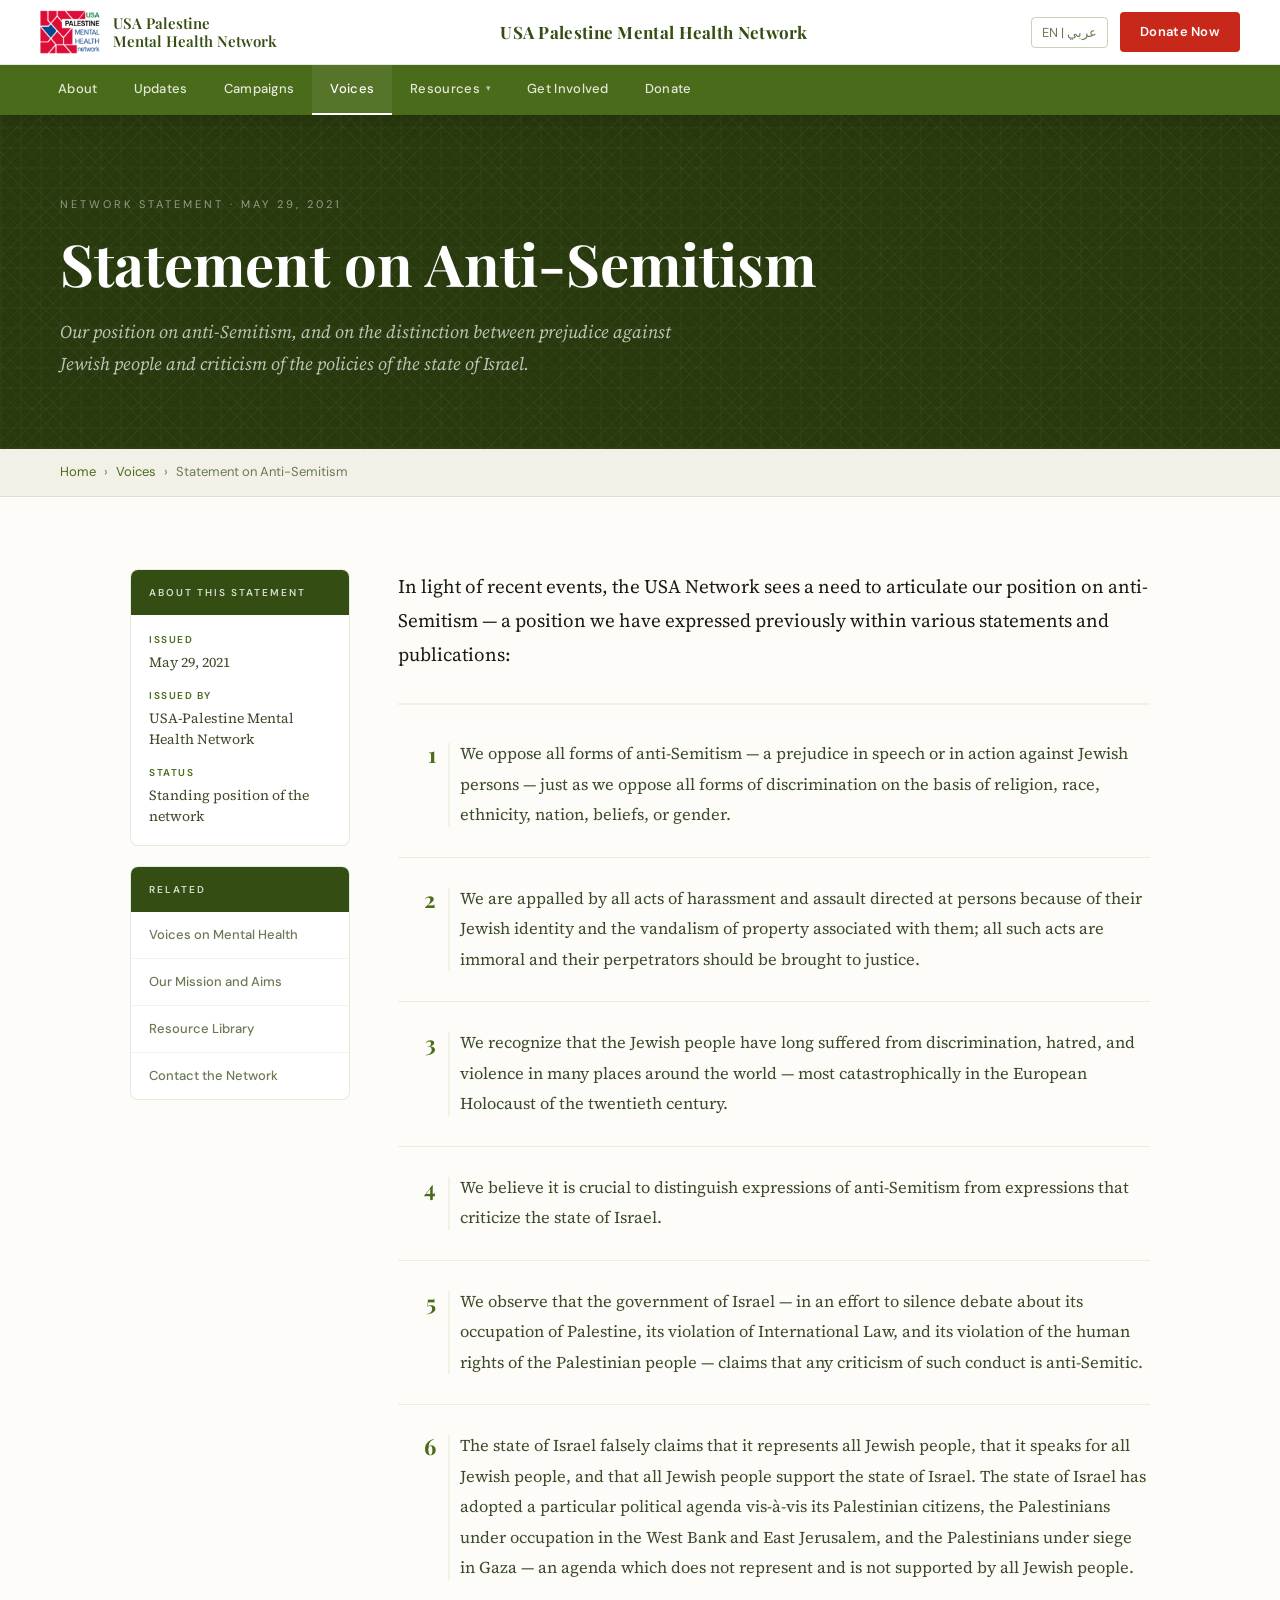
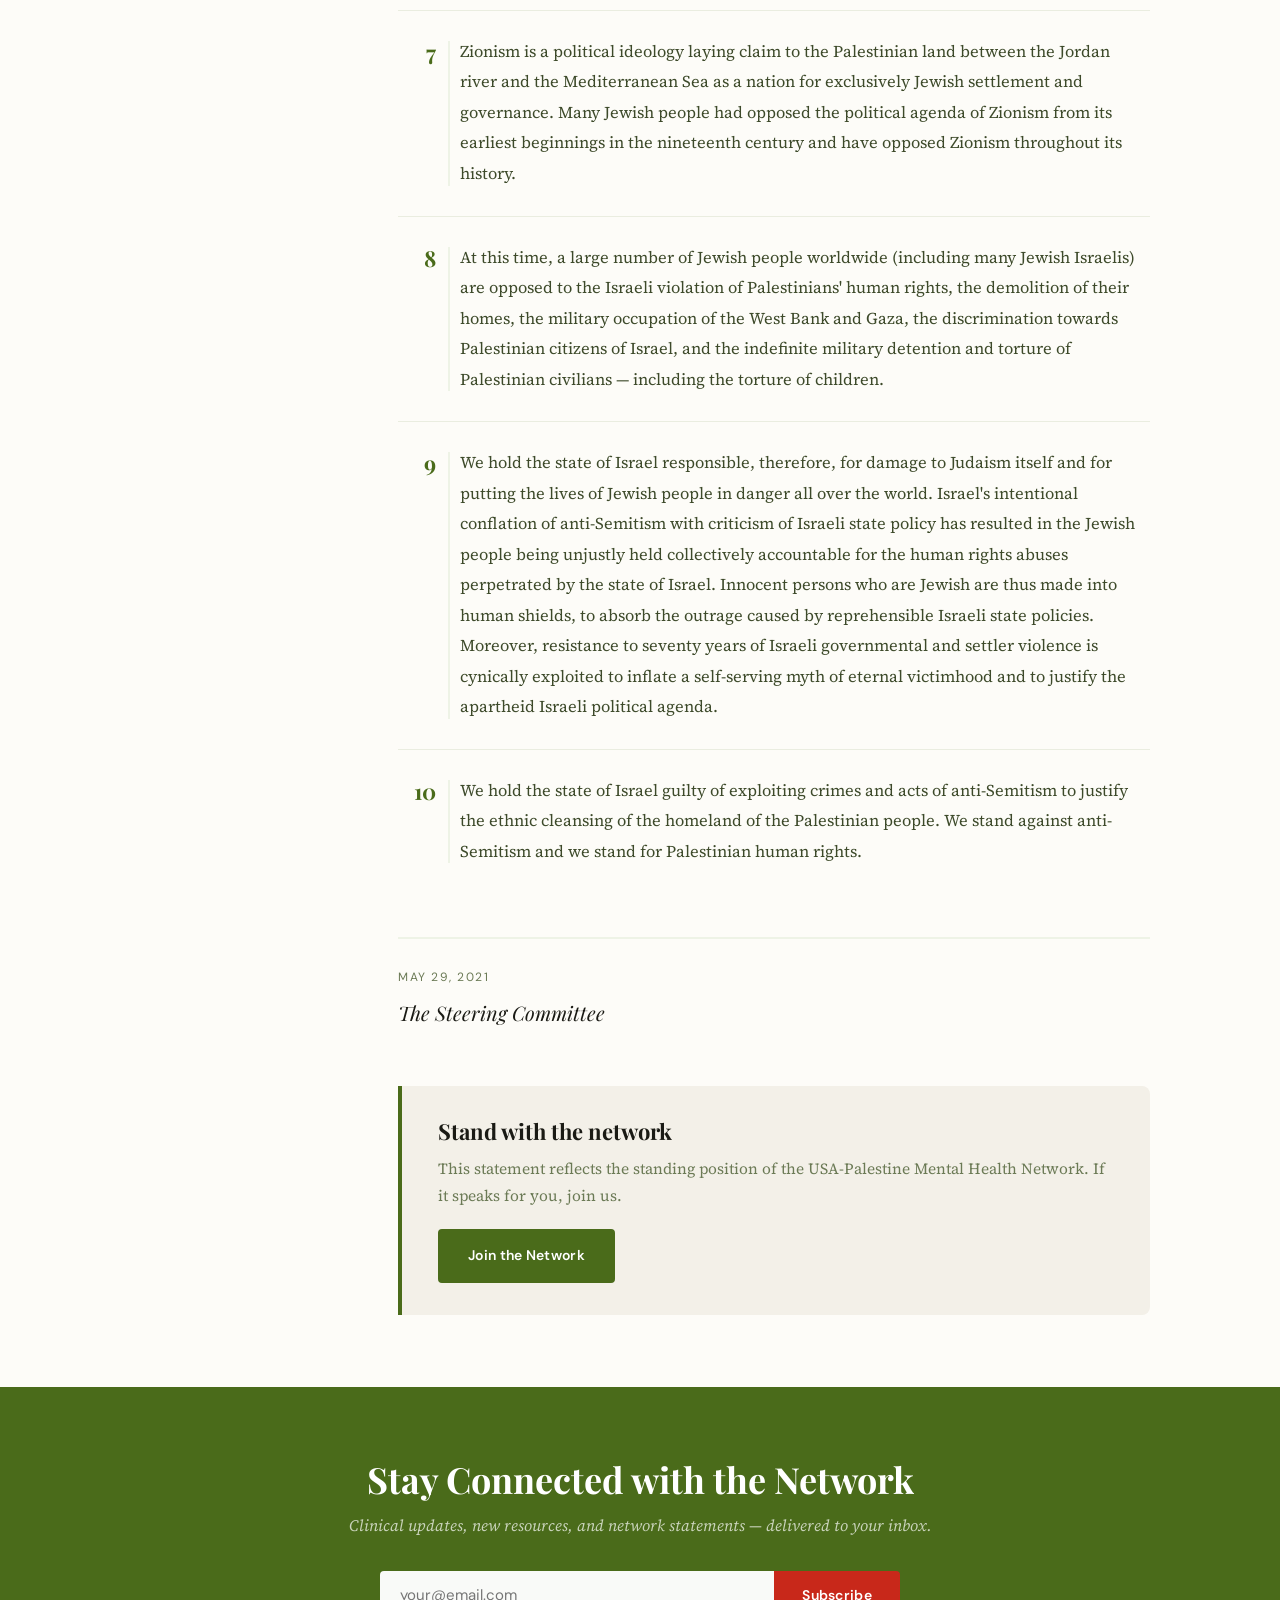
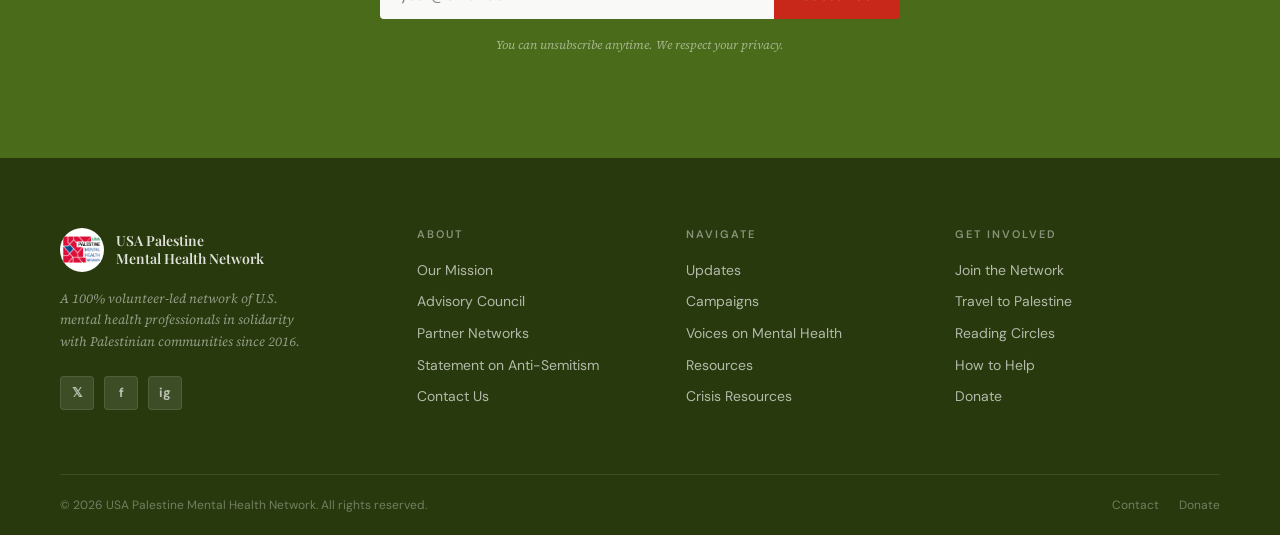
<file: statement-on-anti-semitism.html>
<!DOCTYPE html>
<html lang="en" dir="ltr">
<head>
<meta charset="UTF-8">
<link rel="icon" type="image/png" href="assets/logo.png">
<meta name="viewport" content="width=device-width, initial-scale=1.0">
<title>Statement on Anti-Semitism — USA Palestine Mental Health Network</title>
<meta name="description" content="The USA-Palestine Mental Health Network's statement on anti-Semitism, issued May 29, 2021 — opposing all forms of anti-Semitism and distinguishing it from criticism of the state of Israel.">
<link rel="preconnect" href="https://fonts.googleapis.com">
<link rel="preconnect" href="https://fonts.gstatic.com" crossorigin>
<link href="https://fonts.googleapis.com/css2?family=Playfair+Display:ital,wght@0,400;0,600;0,700;1,400;1,600&family=Source+Serif+4:ital,opsz,wght@0,8..60,300;0,8..60,400;0,8..60,600;1,8..60,300;1,8..60,400&family=DM+Sans:ital,opsz,wght@0,9..40,300;0,9..40,400;0,9..40,500;0,9..40,600;1,9..40,300;1,9..40,400&display=swap" rel="stylesheet">
<link rel="stylesheet" href="css/shared.css">
<link rel="stylesheet" href="css/pages/statement.css">
</head>
<body data-page="voices.html">

<div data-site="nav"></div>

<!-- PAGE HERO -->
<div class="page-hero">
  <div class="keffiyeh-overlay"></div>
  <div class="page-hero-content">
    <div class="page-hero-eyebrow">Network Statement · May 29, 2021</div>
    <h1>Statement on Anti-Semitism</h1>
    <p>Our position on anti-Semitism, and on the distinction between prejudice against Jewish people and criticism of the policies of the state of Israel.</p>
  </div>
</div>

<!-- BREADCRUMB -->
<div class="breadcrumb">
  <a href="index.html">Home</a><span>›</span><a href="voices.html">Voices</a><span>›</span>Statement on Anti-Semitism
</div>

<!-- MAIN LAYOUT -->
<div class="stm-layout">

  <!-- SIDEBAR -->
  <aside class="stm-sidebar">
    <div class="stm-meta-card">
      <div class="stm-meta-header">About This Statement</div>
      <dl class="stm-meta">
        <dt>Issued</dt>
        <dd><time datetime="2021-05-29">May 29, 2021</time></dd>
        <dt>Issued by</dt>
        <dd>USA-Palestine Mental Health Network</dd>
        <dt>Status</dt>
        <dd>Standing position of the network</dd>
      </dl>
    </div>

    <div class="stm-related">
      <div class="stm-related-header">Related</div>
      <a href="voices.html">Voices on Mental Health</a>
      <a href="about.html#mission">Our Mission and Aims</a>
      <a href="resources.html">Resource Library</a>
      <a href="about.html#contact">Contact the Network</a>
    </div>
  </aside>

  <!-- STATEMENT -->
  <article class="stm-content">

    <p class="stm-lede">In light of recent events, the USA Network sees a need to articulate our position on anti-Semitism — a position we have expressed previously within various statements and publications:</p>

    <ol class="stm-points">

      <li class="stm-point">
        <p>We oppose all forms of anti-Semitism — a prejudice in speech or in action against Jewish persons — just as we oppose all forms of discrimination on the basis of religion, race, ethnicity, nation, beliefs, or gender.</p>
      </li>

      <li class="stm-point">
        <p>We are appalled by all acts of harassment and assault directed at persons because of their Jewish identity and the vandalism of property associated with them; all such acts are immoral and their perpetrators should be brought to justice.</p>
      </li>

      <li class="stm-point">
        <p>We recognize that the Jewish people have long suffered from discrimination, hatred, and violence in many places around the world — most catastrophically in the European Holocaust of the twentieth century.</p>
      </li>

      <li class="stm-point">
        <p>We believe it is crucial to distinguish expressions of anti-Semitism from expressions that criticize the state of Israel.</p>
      </li>

      <li class="stm-point">
        <p>We observe that the government of Israel — in an effort to silence debate about its occupation of Palestine, its violation of International Law, and its violation of the human rights of the Palestinian people — claims that any criticism of such conduct is anti-Semitic.</p>
      </li>

      <li class="stm-point">
        <p>The state of Israel falsely claims that it represents all Jewish people, that it speaks for all Jewish people, and that all Jewish people support the state of Israel. The state of Israel has adopted a particular political agenda vis-à-vis its Palestinian citizens, the Palestinians under occupation in the West Bank and East Jerusalem, and the Palestinians under siege in Gaza — an agenda which does not represent and is not supported by all Jewish people.</p>
      </li>

      <li class="stm-point">
        <p>Zionism is a political ideology laying claim to the Palestinian land between the Jordan river and the Mediterranean Sea as a nation for exclusively Jewish settlement and governance. Many Jewish people had opposed the political agenda of Zionism from its earliest beginnings in the nineteenth century and have opposed Zionism throughout its history.</p>
      </li>

      <li class="stm-point">
        <p>At this time, a large number of Jewish people worldwide (including many Jewish Israelis) are opposed to the Israeli violation of Palestinians' human rights, the demolition of their homes, the military occupation of the West Bank and Gaza, the discrimination towards Palestinian citizens of Israel, and the indefinite military detention and torture of Palestinian civilians — including the torture of children.</p>
      </li>

      <li class="stm-point">
        <p>We hold the state of Israel responsible, therefore, for damage to Judaism itself and for putting the lives of Jewish people in danger all over the world. Israel's intentional conflation of anti-Semitism with criticism of Israeli state policy has resulted in the Jewish people being unjustly held collectively accountable for the human rights abuses perpetrated by the state of Israel. Innocent persons who are Jewish are thus made into human shields, to absorb the outrage caused by reprehensible Israeli state policies. Moreover, resistance to seventy years of Israeli governmental and settler violence is cynically exploited to inflate a self-serving myth of eternal victimhood and to justify the apartheid Israeli political agenda.</p>
      </li>

      <li class="stm-point">
        <p>We hold the state of Israel guilty of exploiting crimes and acts of anti-Semitism to justify the ethnic cleansing of the homeland of the Palestinian people. We stand against anti-Semitism and we stand for Palestinian human rights.</p>
      </li>

    </ol>

    <!-- Signature as originally published, May 29 2021. -->
    <div class="stm-signature">
      <div class="stm-sig-date"><time datetime="2021-05-29">May 29, 2021</time></div>
      <div class="stm-sig-name">The Steering Committee</div>
    </div>

    <div class="stm-cta">
      <h3>Stand with the network</h3>
      <p>This statement reflects the standing position of the USA-Palestine Mental Health Network. If it speaks for you, join us.</p>
      <a href="get-involved.html#join" class="btn-olive">Join the Network</a>
    </div>

  </article>

</div>

<div data-site="newsletter"></div>
<div data-site="footer"></div>

<script src="js/site.js"></script>
</body>
</html>
</file>
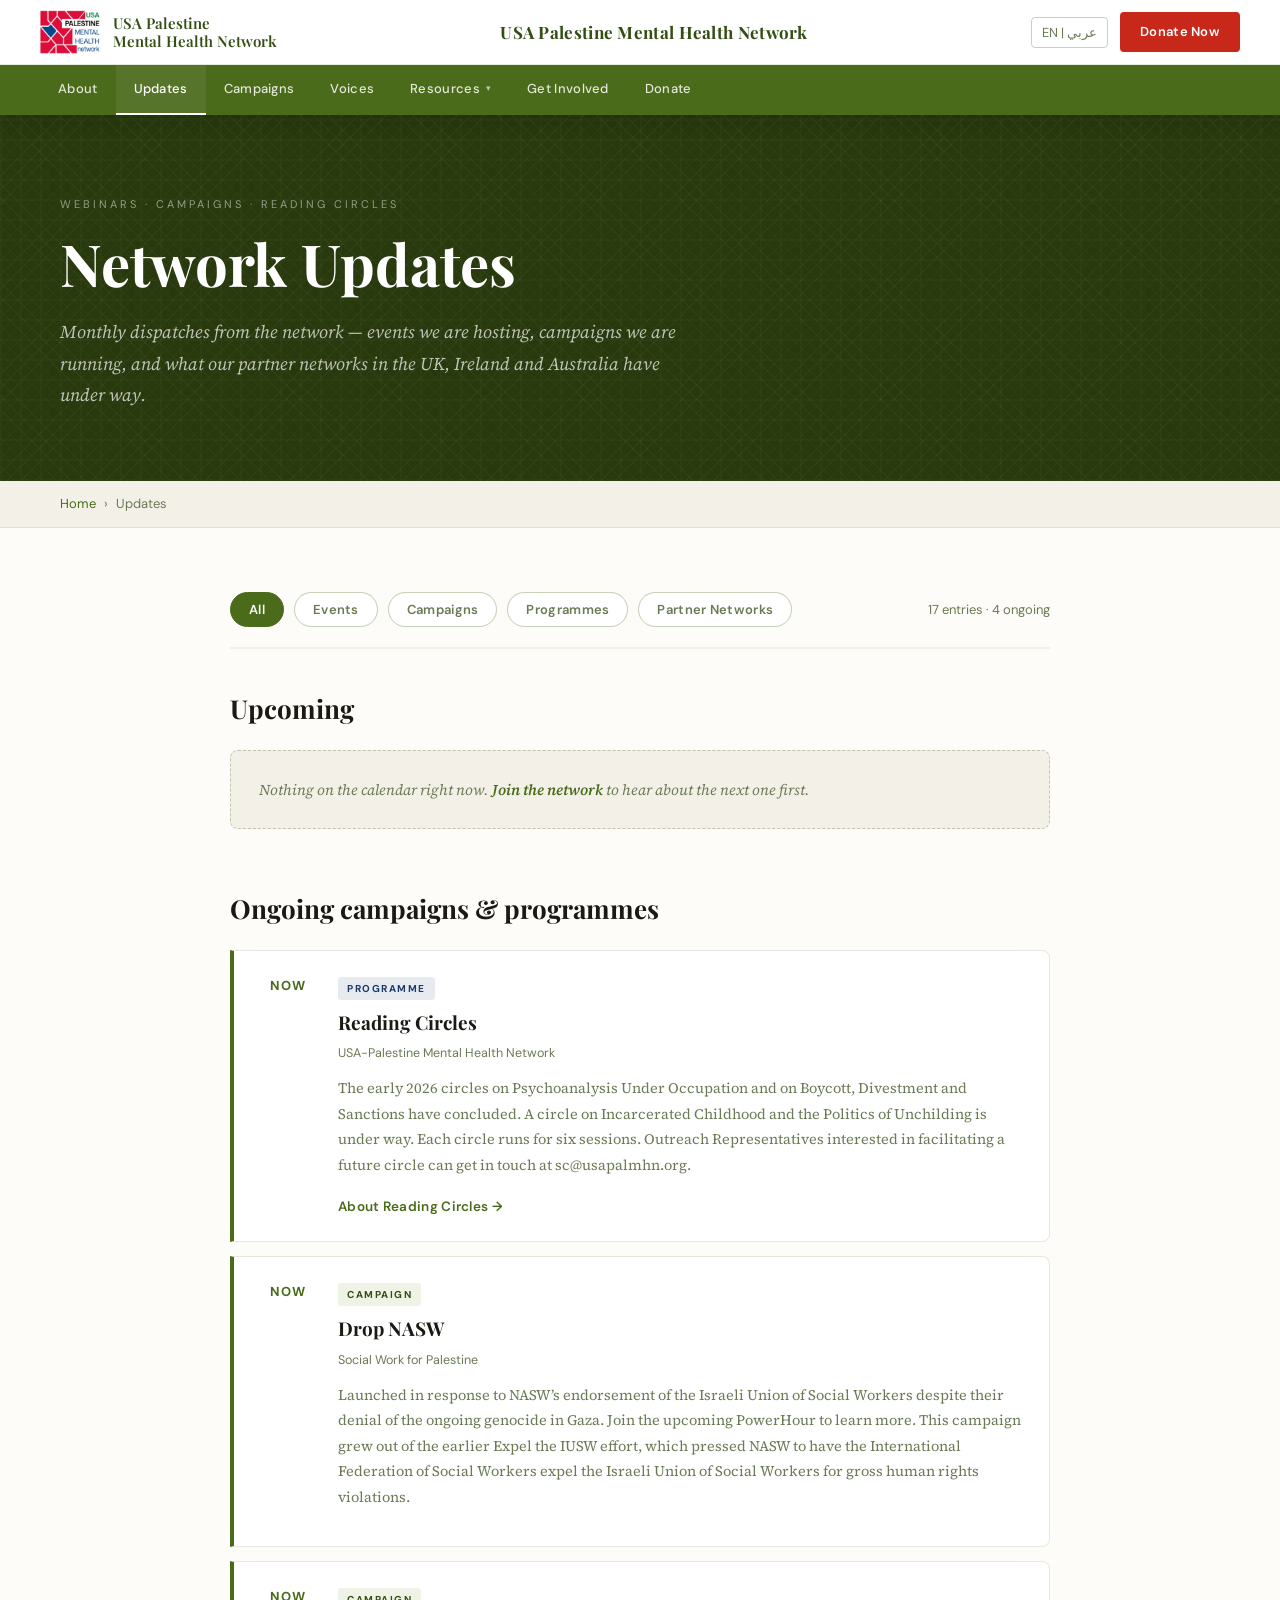
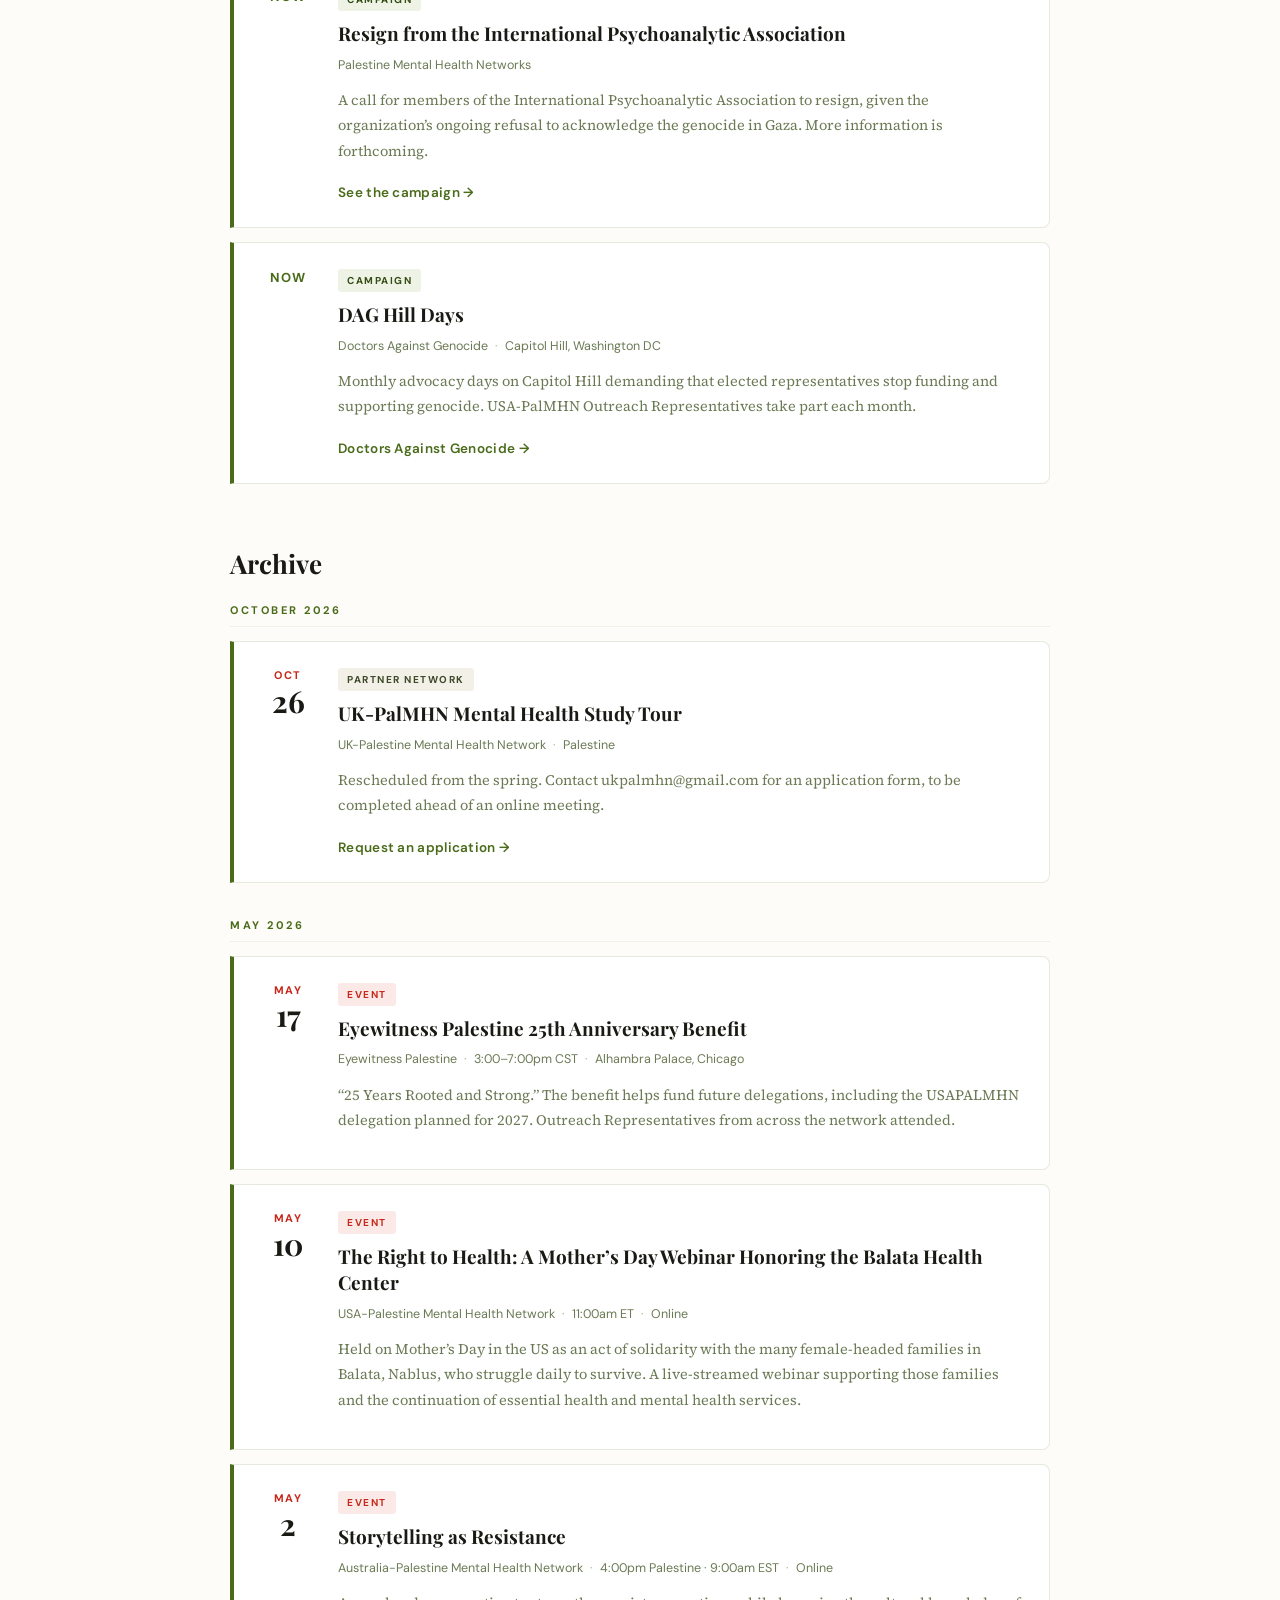
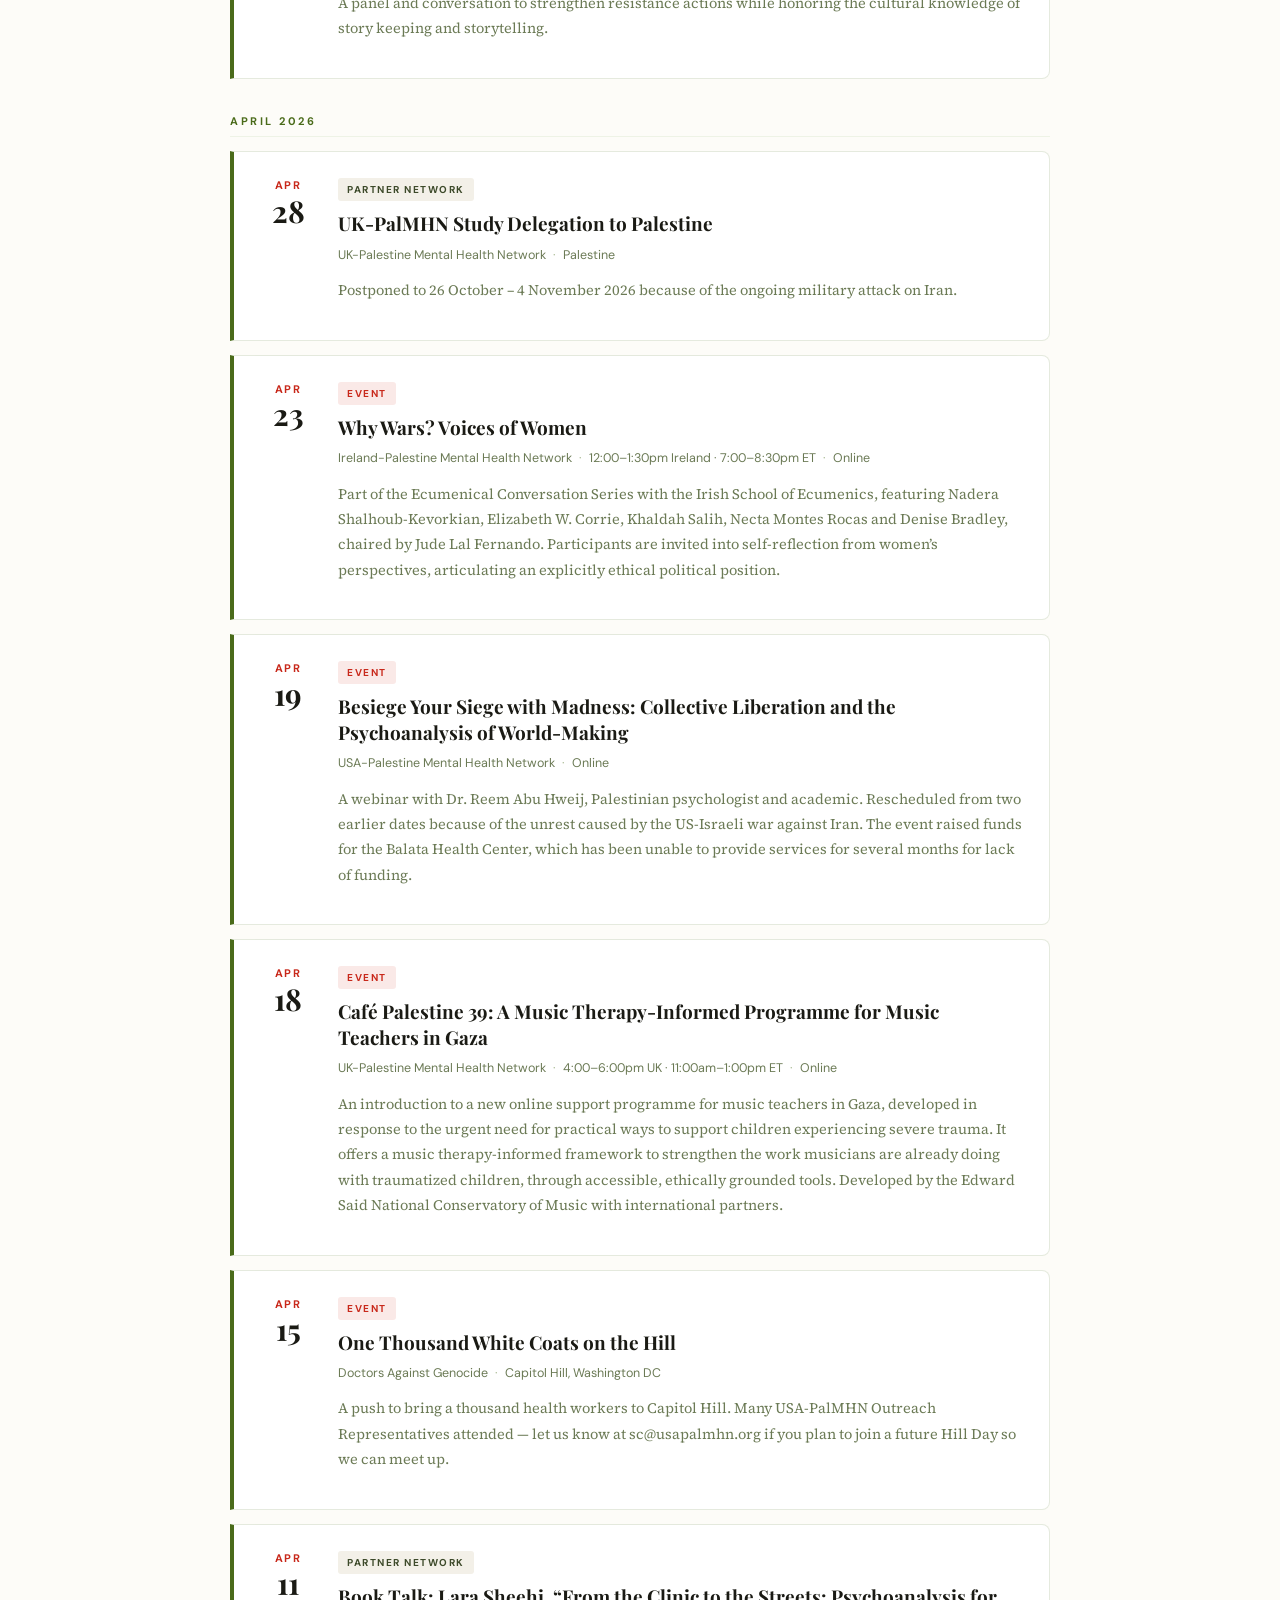
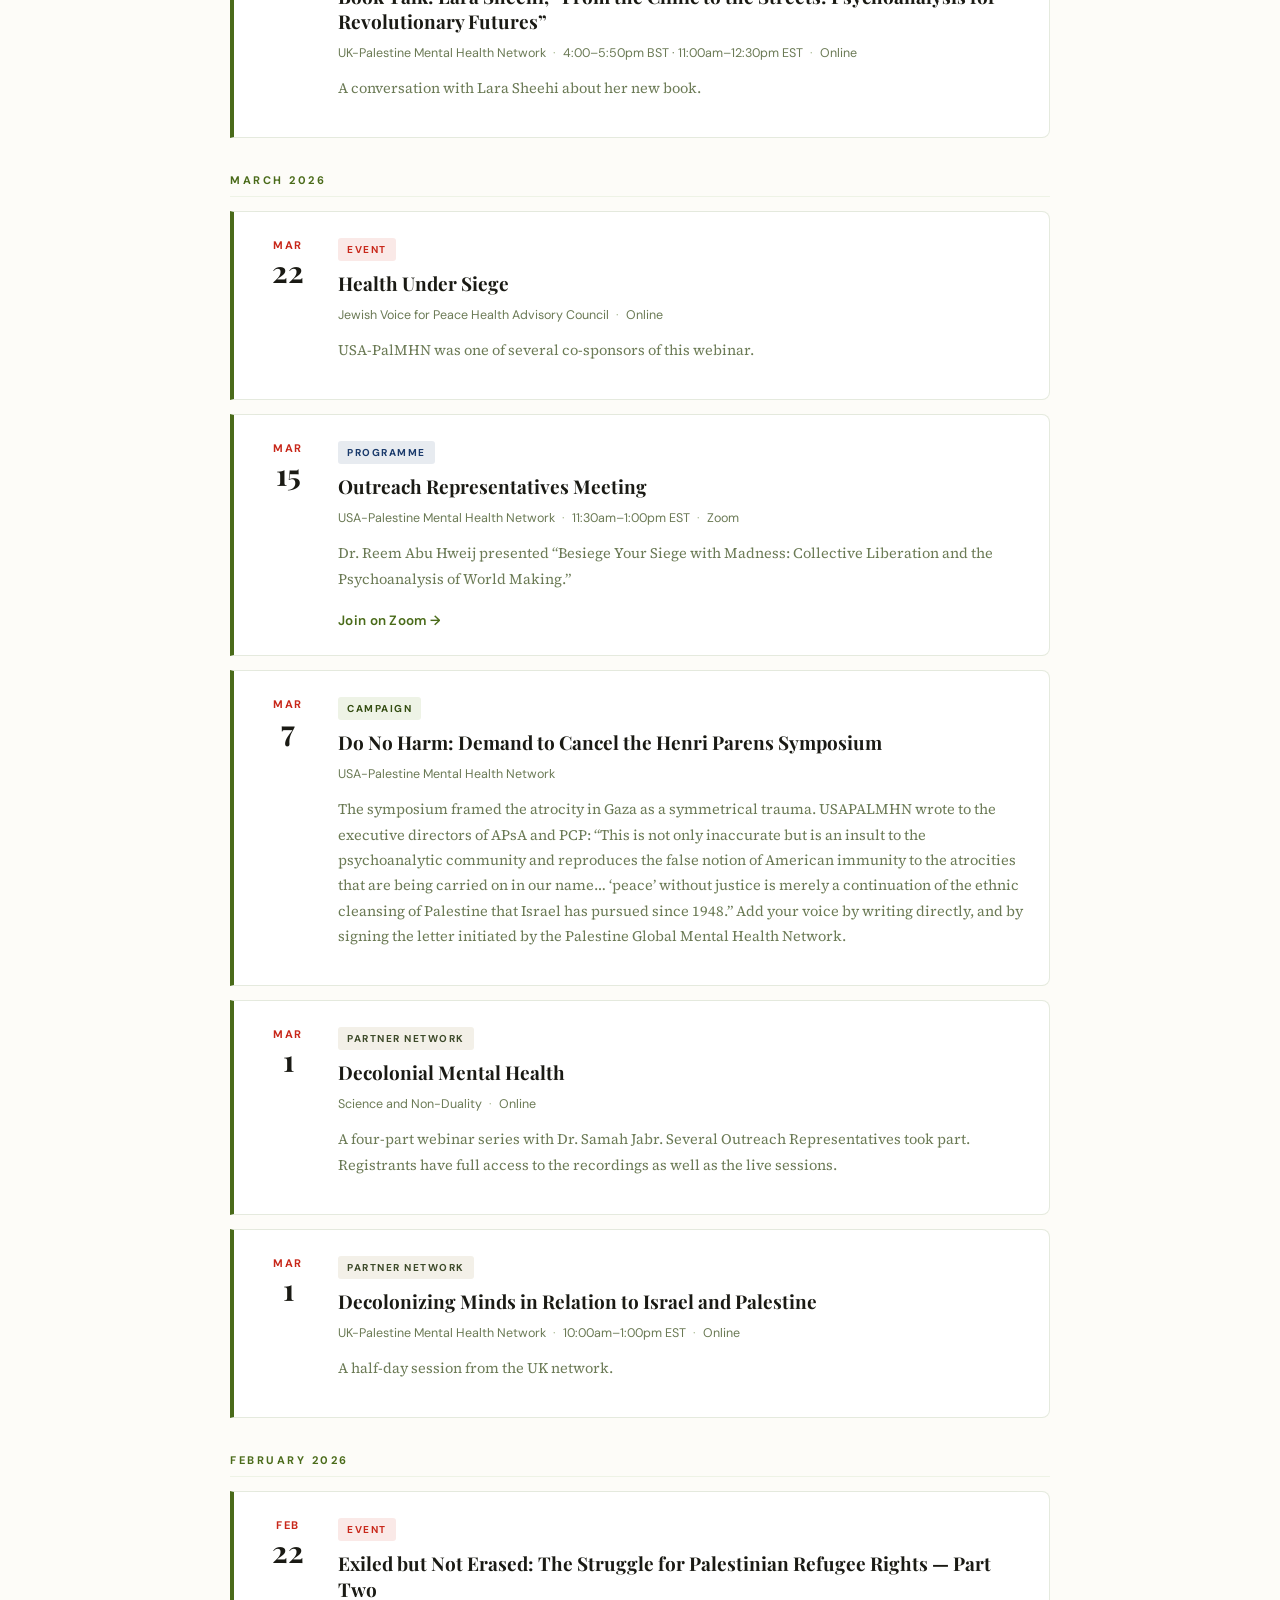
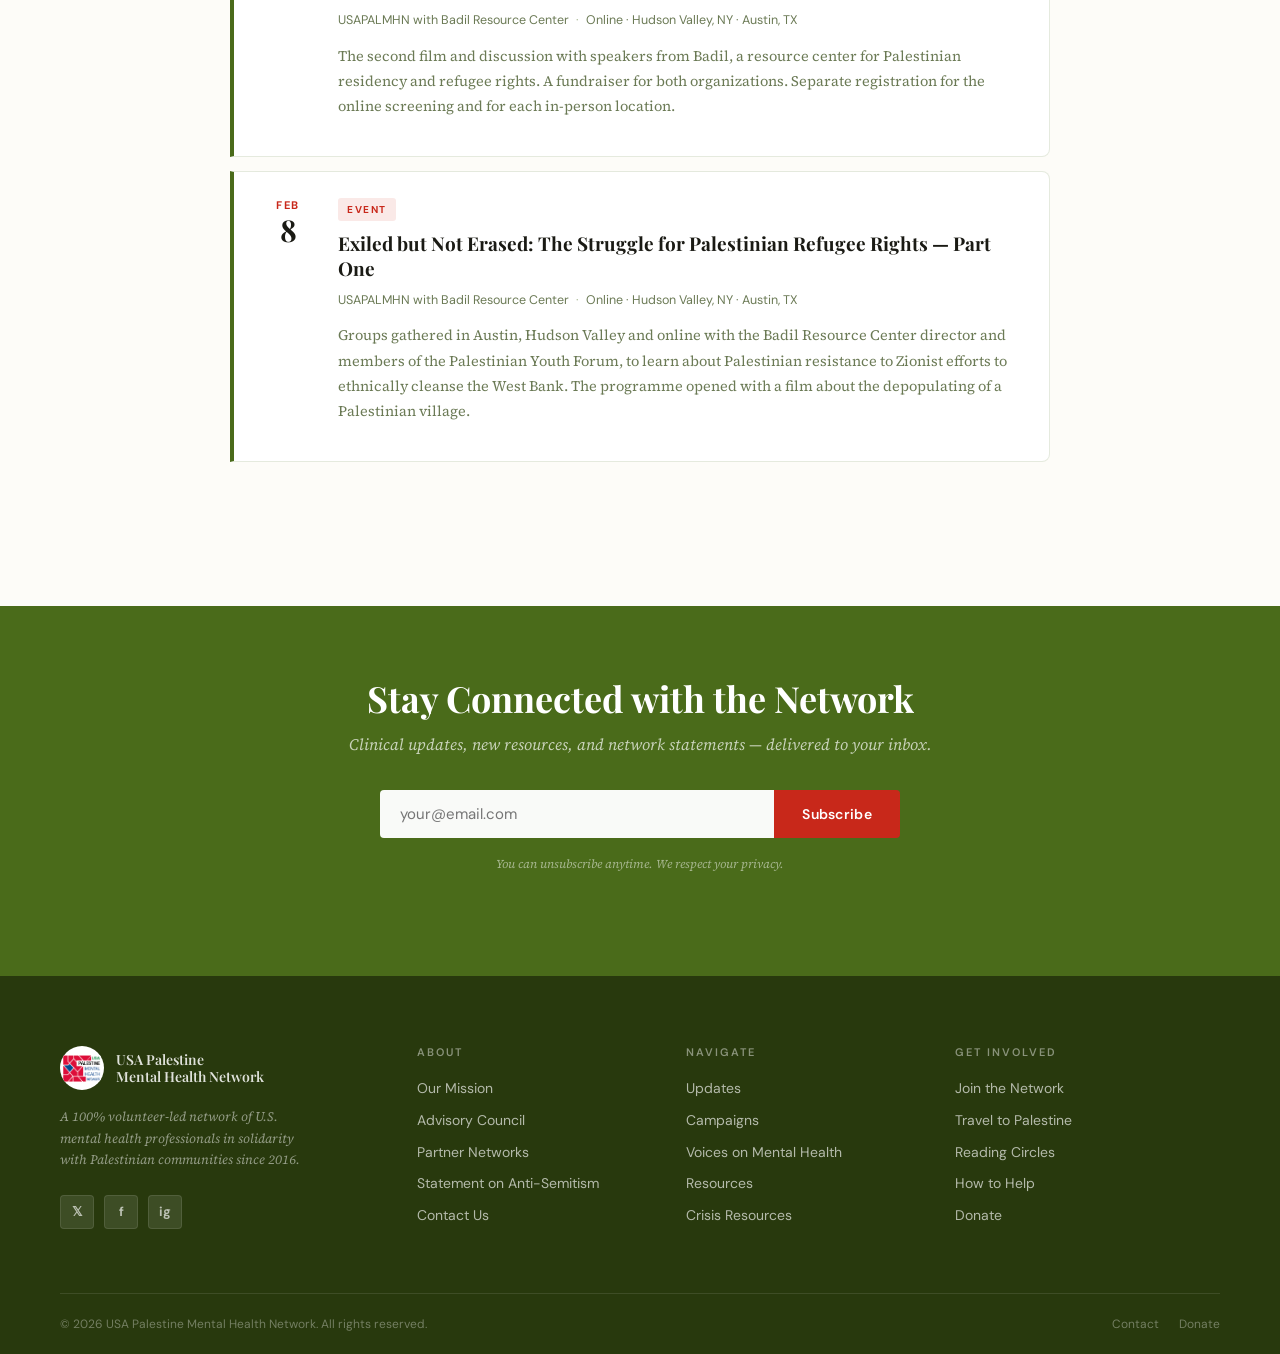
<file: updates.html>
<!DOCTYPE html>
<html lang="en" dir="ltr">
<head>
<meta charset="UTF-8">
<link rel="icon" type="image/png" href="assets/logo.png">
<meta name="viewport" content="width=device-width, initial-scale=1.0">
<title>Updates — USA Palestine Mental Health Network</title>
<meta name="description" content="Monthly dispatches from the USA-Palestine Mental Health Network: webinars, campaigns, reading circles and partner network events.">
<link rel="preconnect" href="https://fonts.googleapis.com">
<link rel="preconnect" href="https://fonts.gstatic.com" crossorigin>
<link href="https://fonts.googleapis.com/css2?family=Playfair+Display:ital,wght@0,400;0,600;0,700;1,400;1,600&family=Source+Serif+4:ital,opsz,wght@0,8..60,300;0,8..60,400;0,8..60,600;1,8..60,300;1,8..60,400&family=DM+Sans:ital,opsz,wght@0,9..40,300;0,9..40,400;0,9..40,500;0,9..40,600;1,9..40,300;1,9..40,400&display=swap" rel="stylesheet">
<link rel="stylesheet" href="css/shared.css">
<link rel="stylesheet" href="css/pages/updates.css">
</head>
<body data-page="updates.html">

<div data-site="nav"></div>

<!-- PAGE HERO -->
<div class="page-hero">
  <div class="keffiyeh-overlay"></div>
  <div class="page-hero-content">
    <div class="page-hero-eyebrow">Webinars · Campaigns · Reading Circles</div>
    <h1>Network Updates</h1>
    <p>Monthly dispatches from the network — events we are hosting, campaigns we are running, and what our partner networks in the UK, Ireland and Australia have under way.</p>
  </div>
</div>

<!-- BREADCRUMB -->
<div class="breadcrumb">
  <a href="index.html">Home</a><span>›</span>Updates
</div>

<div class="upd-page">

  <div class="upd-toolbar">
    <div class="upd-filters" role="group" aria-label="Filter updates by type">
      <button type="button" data-filter="all" class="filter-btn active">All</button>
      <button type="button" data-filter="event" class="filter-btn">Events</button>
      <button type="button" data-filter="campaign" class="filter-btn">Campaigns</button>
      <button type="button" data-filter="program" class="filter-btn">Programmes</button>
      <button type="button" data-filter="network" class="filter-btn">Partner Networks</button>
    </div>
    <div class="upd-count" id="filter-counts"></div>
  </div>

  <div id="updates-mount"></div>

  <noscript>
    <p class="upd-empty">This page needs JavaScript to list the updates. Please
      <a href="about.html#contact">get in touch</a> and we will send them to you directly.</p>
  </noscript>

</div>

<div data-site="newsletter"></div>
<div data-site="footer"></div>

<script src="js/site.js"></script>
<script src="js/data/updates.js"></script>
<script src="js/pages/updates.js"></script>
</body>
</html>
</file>
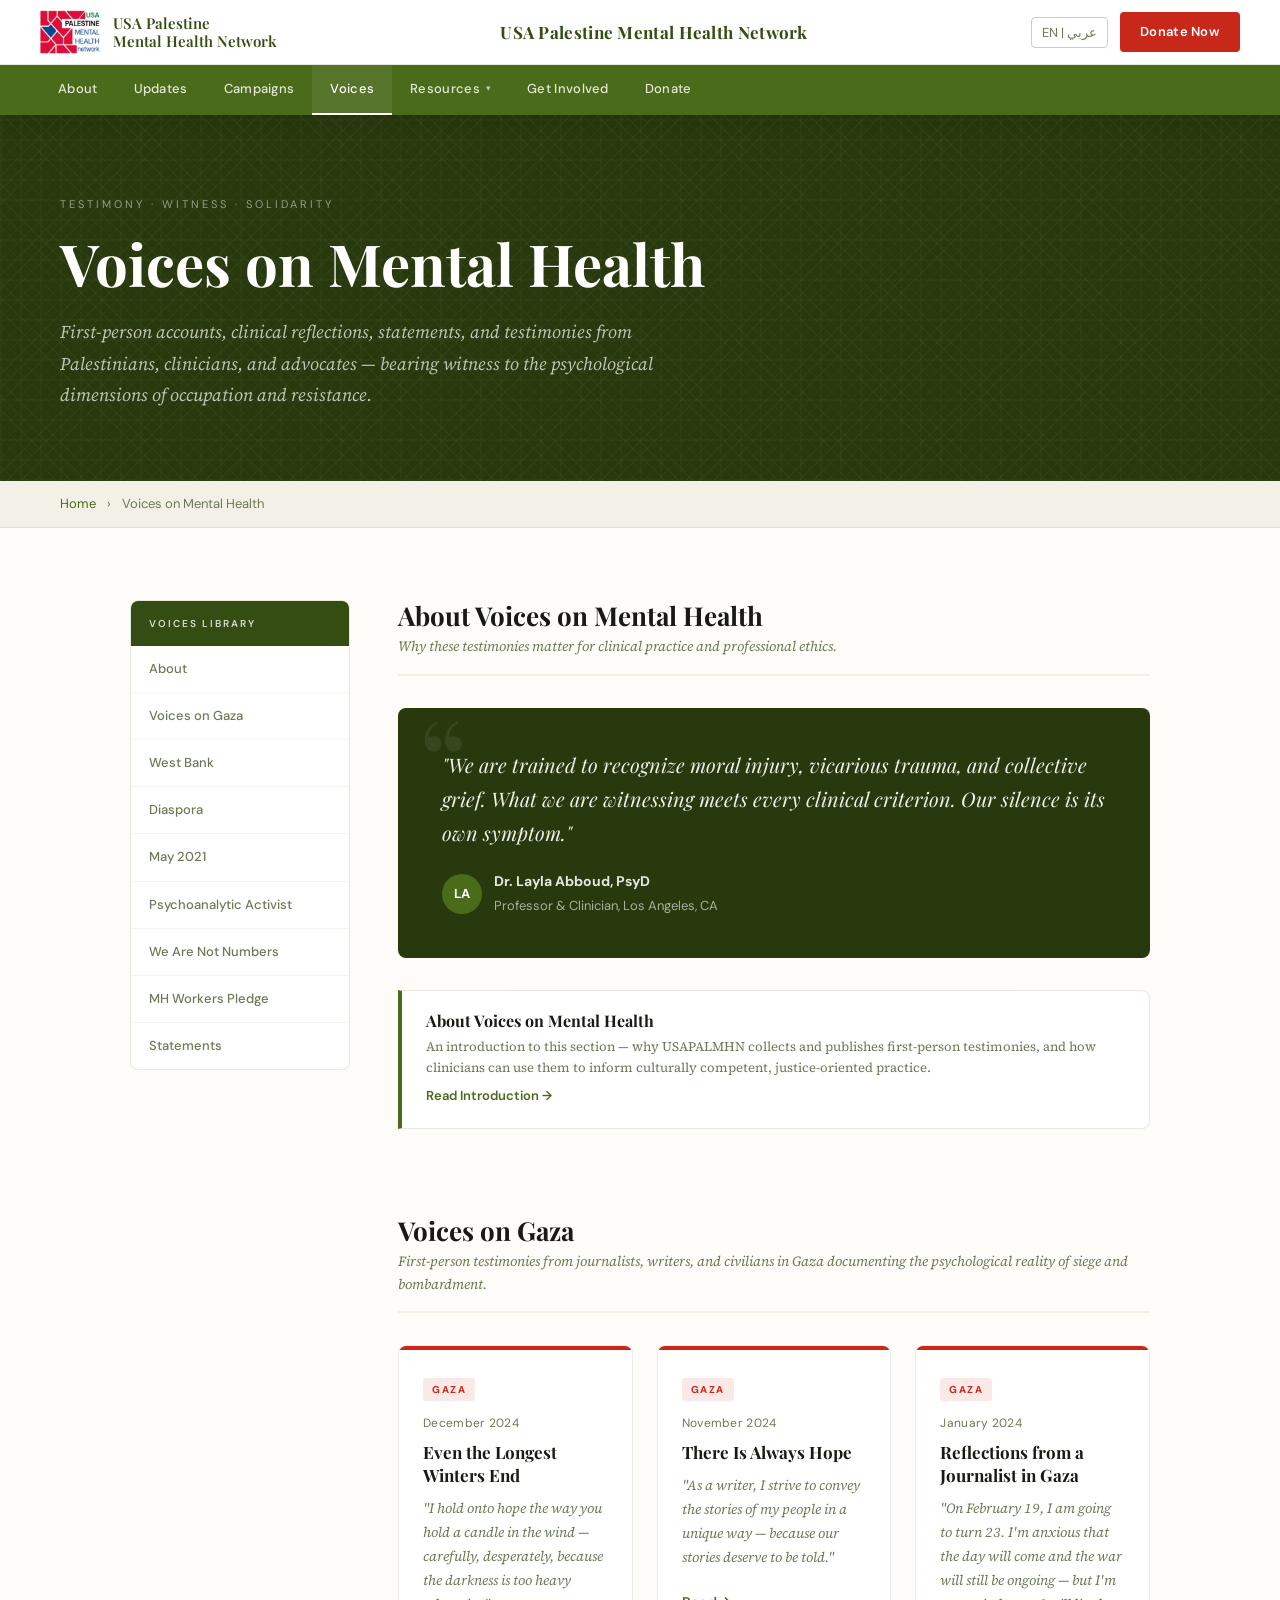
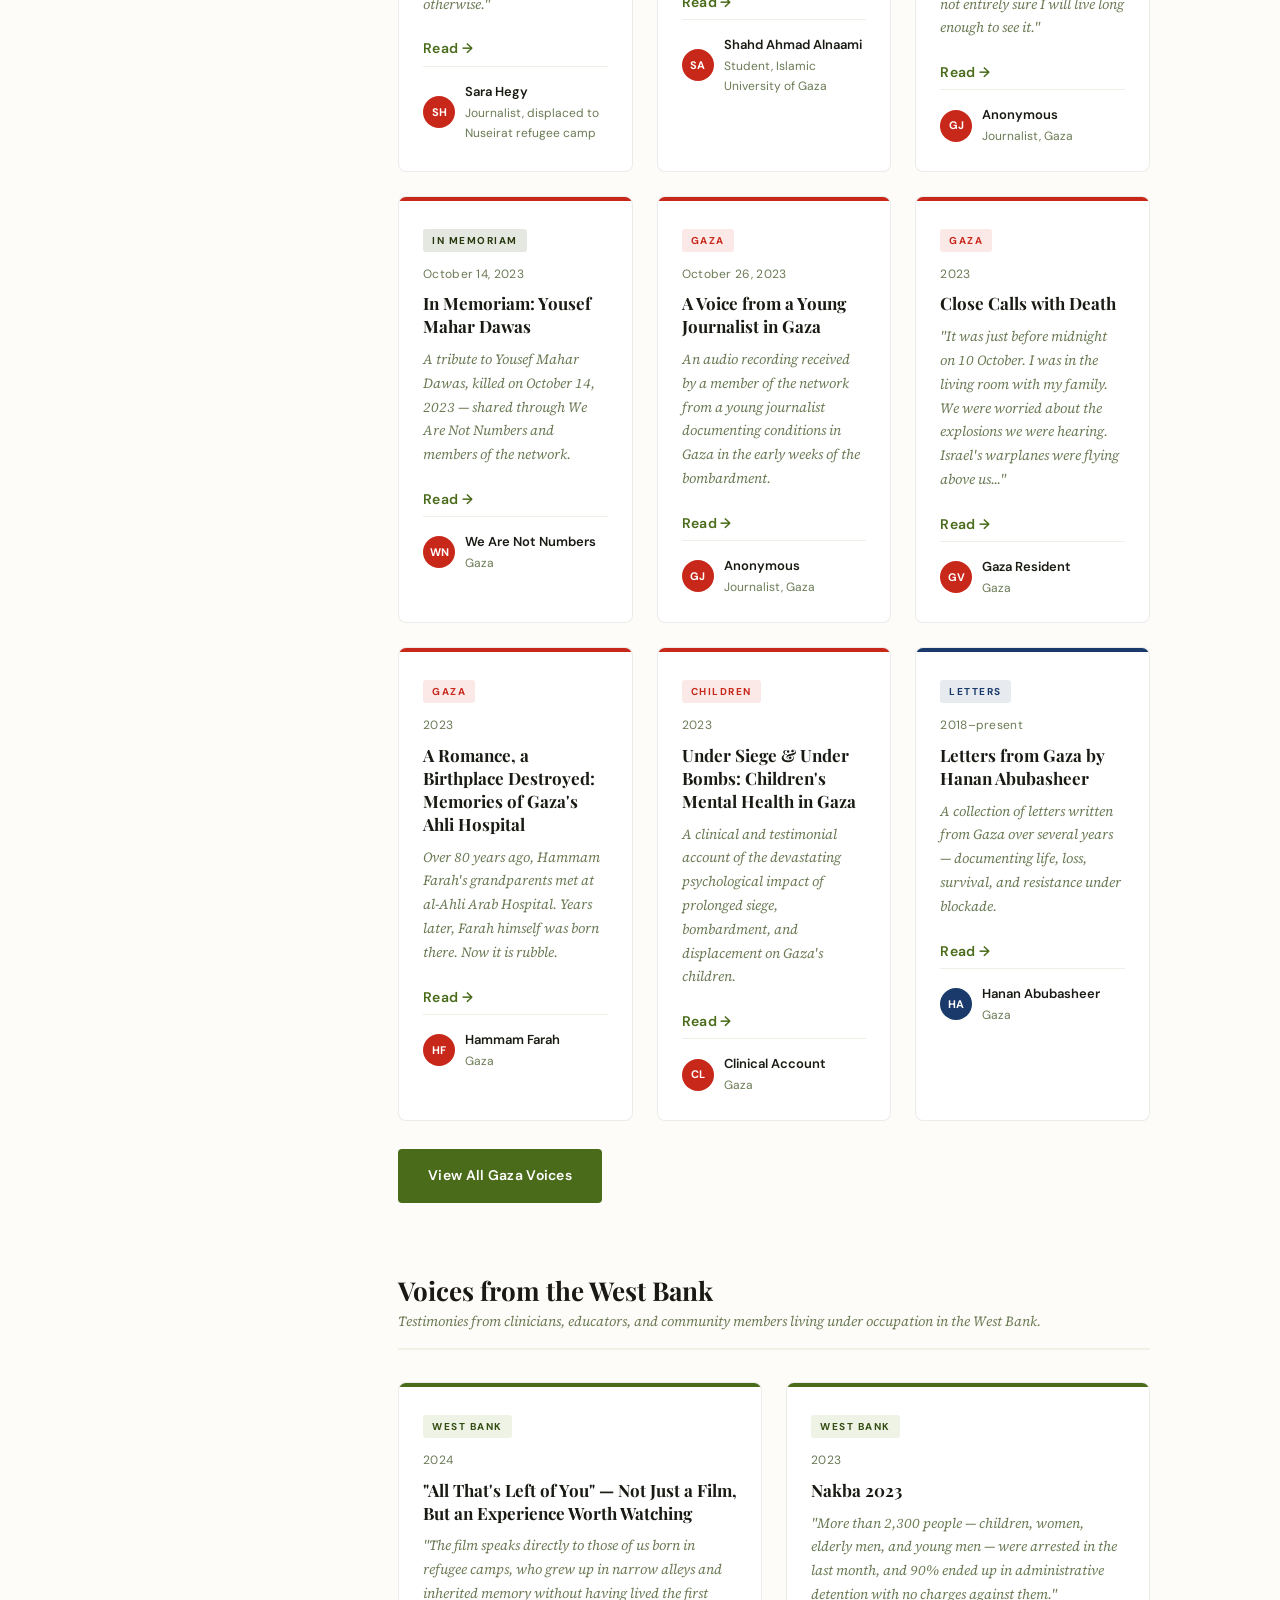
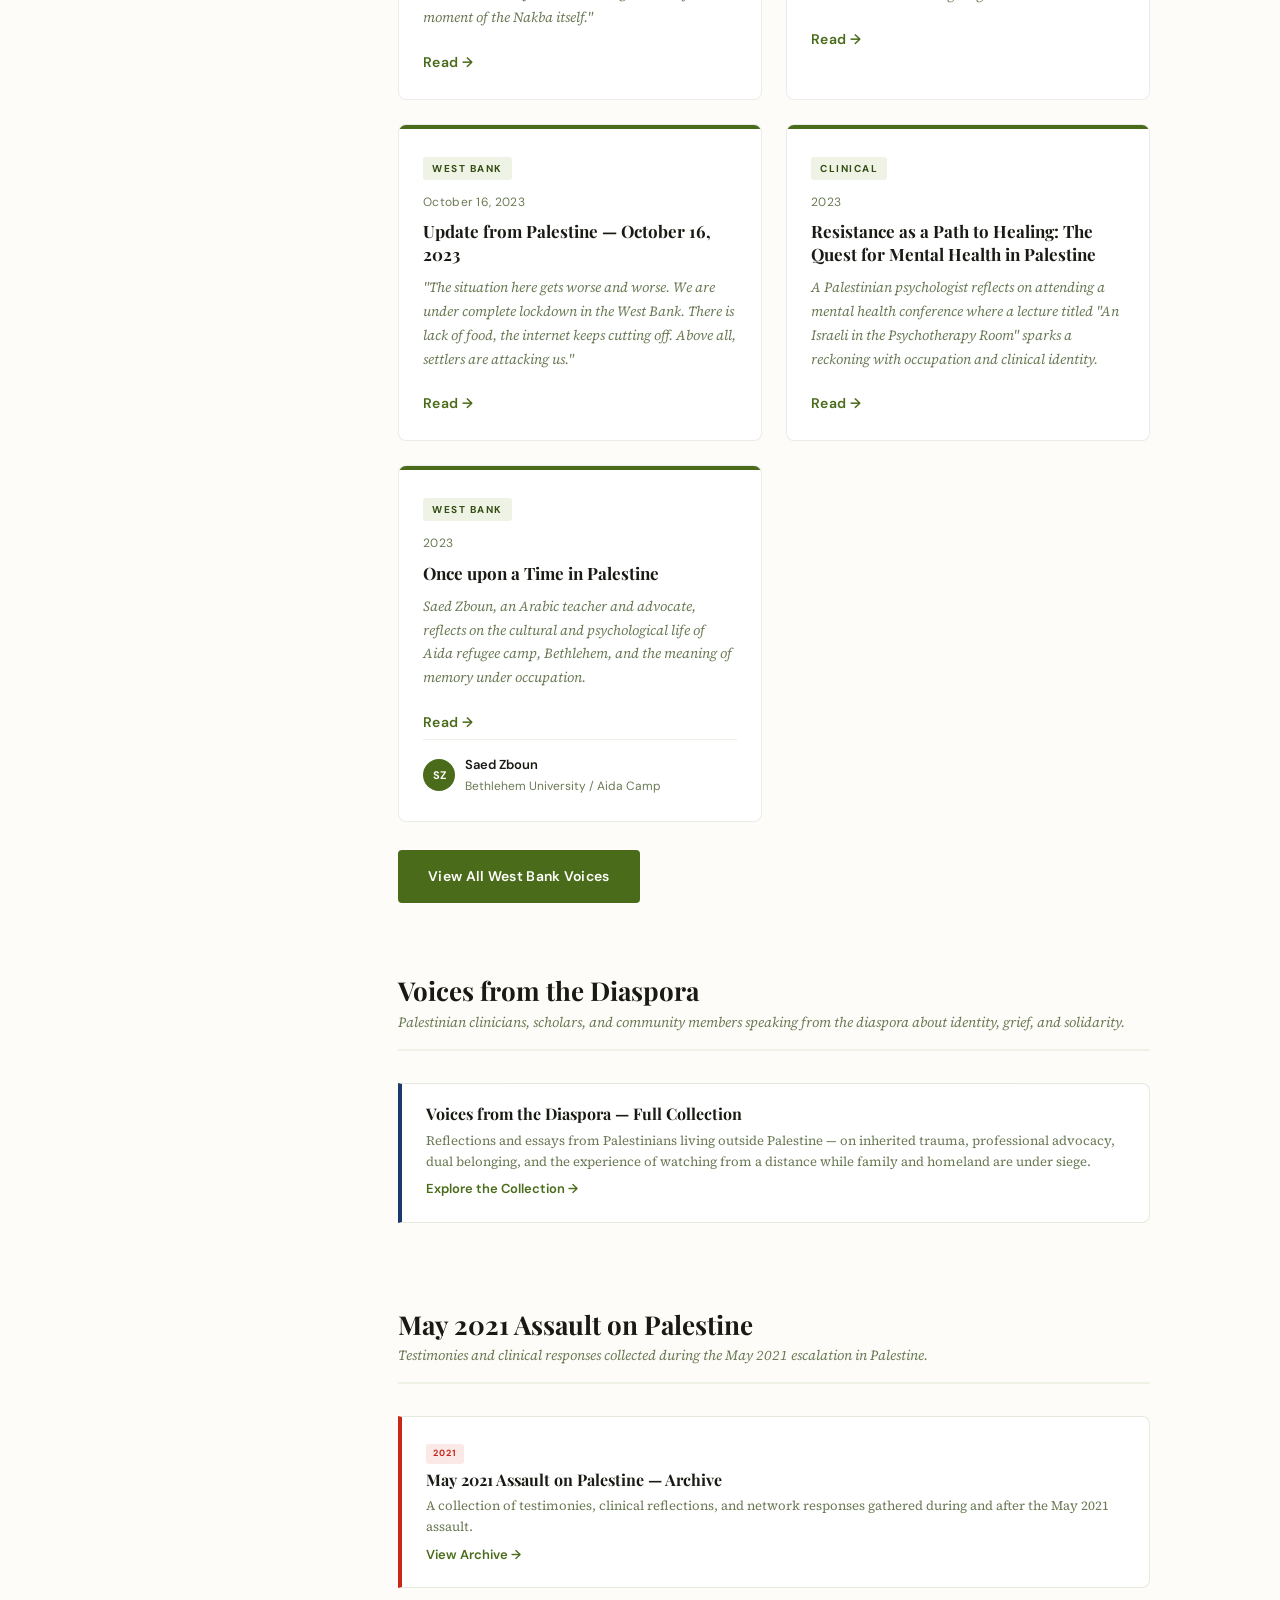
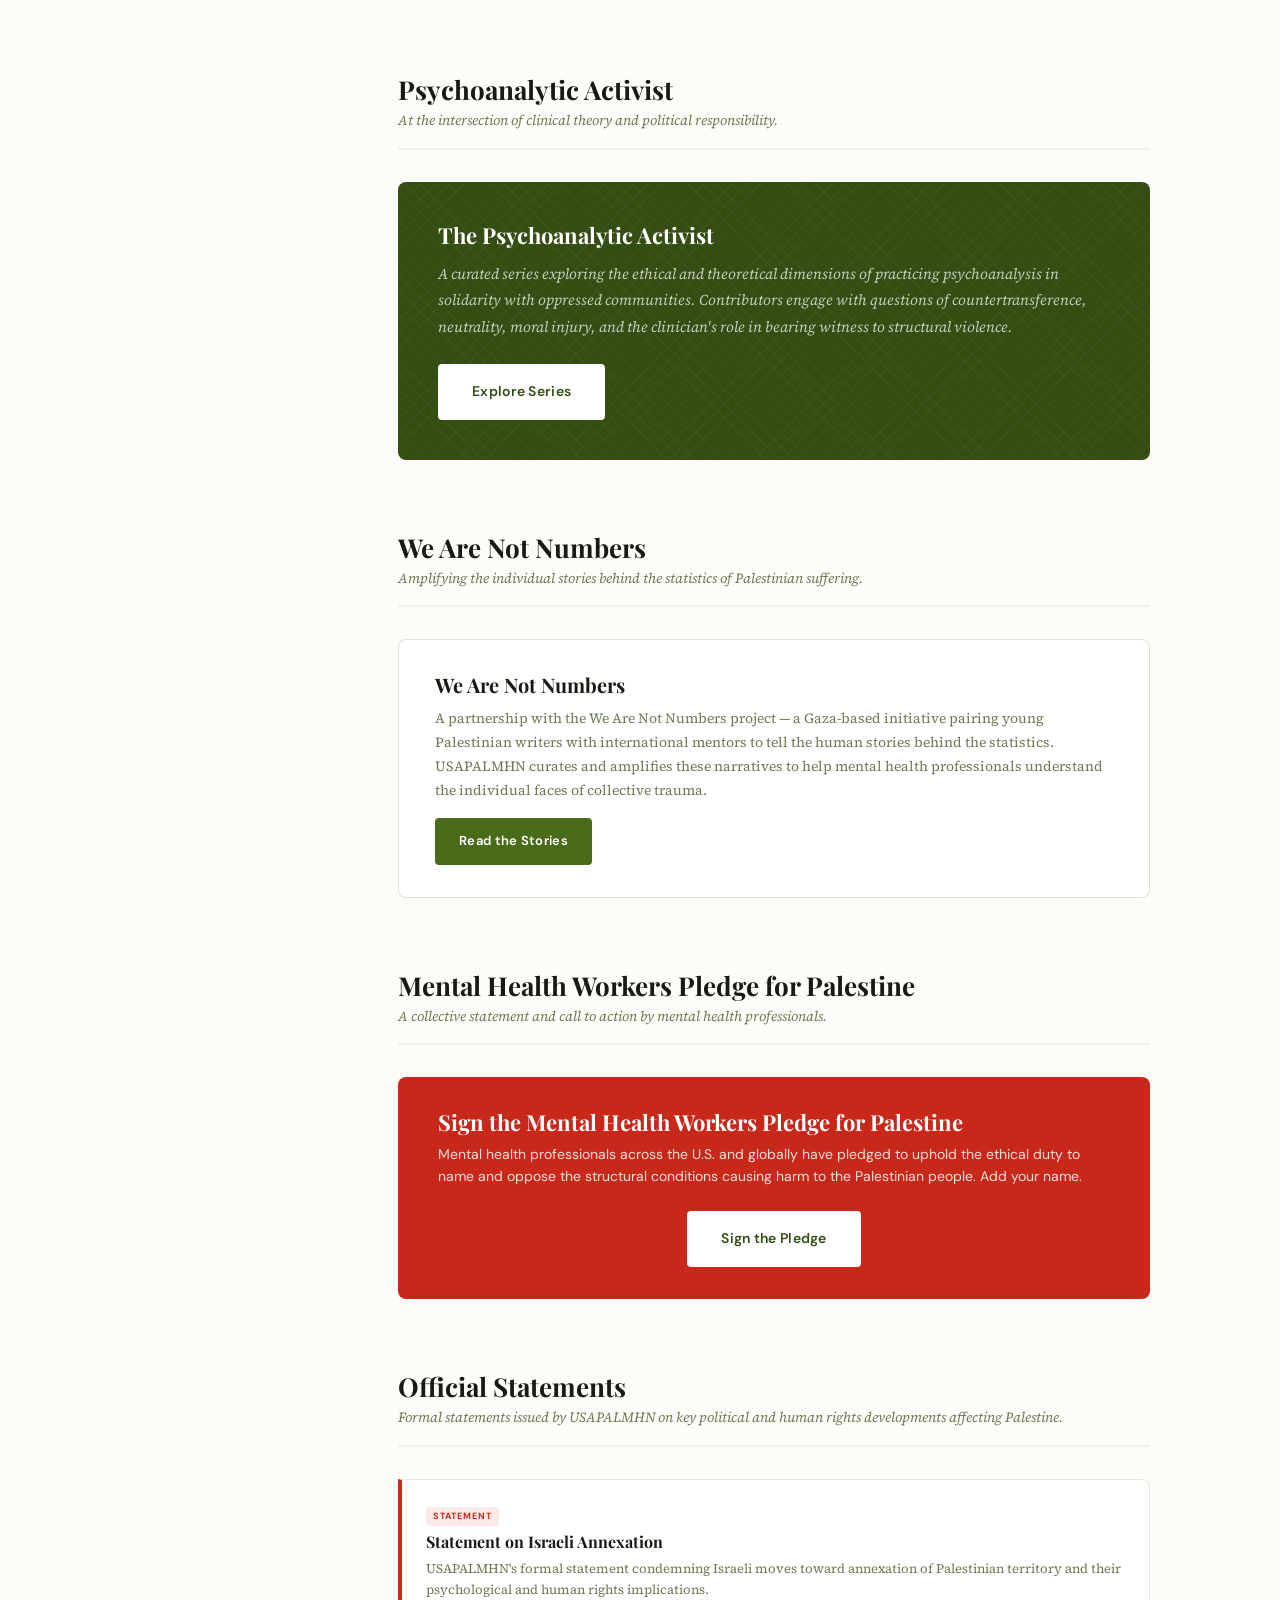
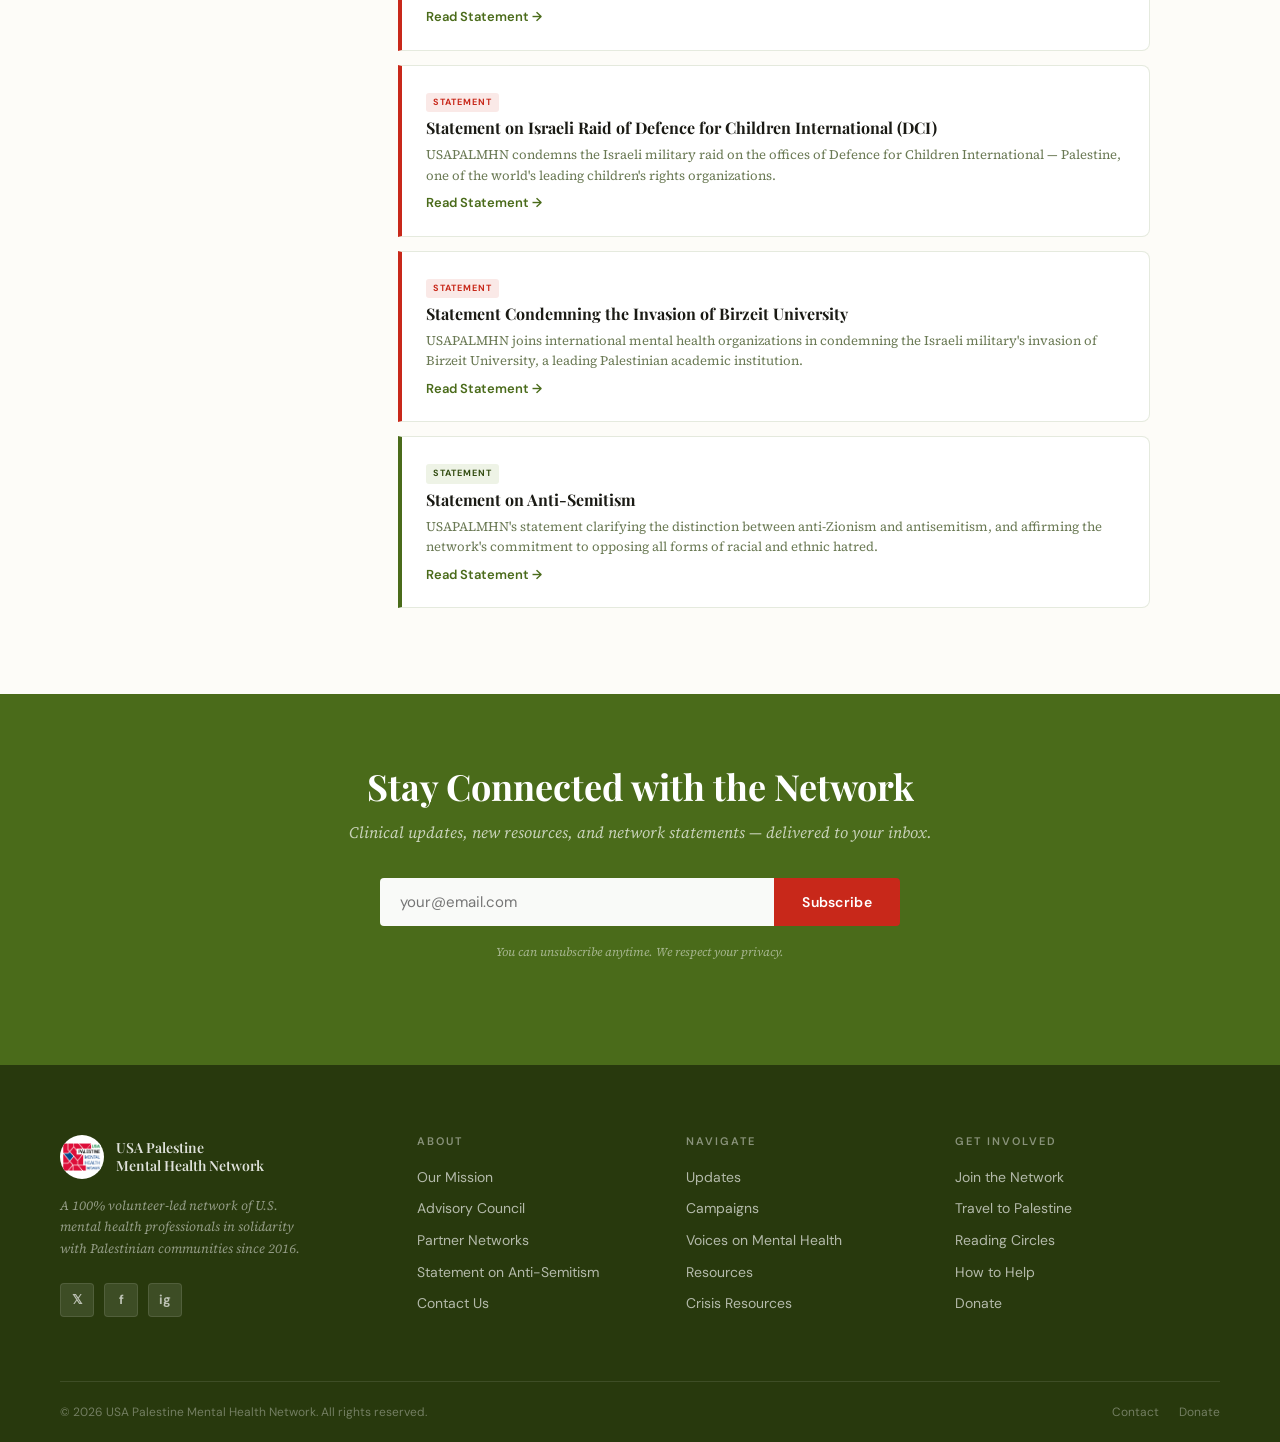
<file: voices.html>
<!DOCTYPE html>
<html lang="en" dir="ltr">
<head>
<meta charset="UTF-8">
<link rel="icon" type="image/png" href="assets/logo.png">
<meta name="viewport" content="width=device-width, initial-scale=1.0">
<title>Voices on Mental Health — USA Palestine Mental Health Network</title>
<link rel="preconnect" href="https://fonts.googleapis.com">
<link rel="preconnect" href="https://fonts.gstatic.com" crossorigin>
<link href="https://fonts.googleapis.com/css2?family=Playfair+Display:ital,wght@0,400;0,600;0,700;1,400;1,600&family=Source+Serif+4:ital,opsz,wght@0,8..60,300;0,8..60,400;0,8..60,600;1,8..60,300;1,8..60,400&family=DM+Sans:ital,opsz,wght@0,9..40,300;0,9..40,400;0,9..40,500;0,9..40,600;1,9..40,300;1,9..40,400&display=swap" rel="stylesheet">
<link rel="stylesheet" href="css/shared.css">
<link rel="stylesheet" href="css/pages/voices.css">
</head>
<body data-page="voices.html">

<div data-site="nav"></div>

<!-- PAGE HERO -->
<div class="page-hero">
  <div class="keffiyeh-overlay"></div>
  <div class="page-hero-content">
    <div class="page-hero-eyebrow">Testimony · Witness · Solidarity</div>
    <h1>Voices on Mental Health</h1>
    <p>First-person accounts, clinical reflections, statements, and testimonies from Palestinians, clinicians, and advocates — bearing witness to the psychological dimensions of occupation and resistance.</p>
  </div>
</div>

<!-- BREADCRUMB -->
<div class="breadcrumb">
  <a href="index.html">Home</a>
  <span>›</span>
  Voices on Mental Health
</div>

<!-- MAIN LAYOUT -->
<div class="voices-page-layout">

  <!-- SIDEBAR -->
  <aside class="voices-sidebar" data-scrollspy>
    <div class="voices-sidebar-header">Voices Library</div>
    <a href="#about-voices" class="active"> About</a>
    <a href="#gaza"> Voices on Gaza</a>
    <a href="#west-bank"> West Bank</a>
    <a href="#diaspora"> Diaspora</a>
    <a href="#may-2021"> May 2021</a>
    <a href="#psychoanalytic"> Psychoanalytic Activist</a>
    <a href="#we-are-not-numbers"> We Are Not Numbers</a>
    <a href="#pledge"> MH Workers Pledge</a>
    <a href="#statements"> Statements</a>
  </aside>

  <!-- CONTENT -->
  <main class="voices-content">

    <!-- ABOUT VOICES -->
    <section id="about-voices">
      <div class="voices-section-header">
        <div>
          <h2>About Voices on Mental Health</h2>
          <p>Why these testimonies matter for clinical practice and professional ethics.</p>
        </div>
      </div>
      <div class="featured-quote">
        <blockquote>"We are trained to recognize moral injury, vicarious trauma, and collective grief. What we are witnessing meets every clinical criterion. Our silence is its own symptom."</blockquote>
        <div class="fq-cite">
          <div class="fq-avatar">LA</div>
          <cite><strong>Dr. Layla Abboud, PsyD</strong>Professor & Clinician, Los Angeles, CA</cite>
        </div>
      </div>
      <div class="statement-item">
        <div class="si-body">
          <h4>About Voices on Mental Health</h4>
          <p>An introduction to this section — why USAPALMHN collects and publishes first-person testimonies, and how clinicians can use them to inform culturally competent, justice-oriented practice.</p>
          <a href="https://usapalmhn.org/portfolio-item/about-voices-on-mental-health/" target="_blank">Read Introduction →</a>
        </div>
      </div>
    </section>

    <!-- VOICES ON GAZA -->
    <section id="gaza">
      <div class="voices-section-header">
        <div>
          <h2>Voices on Gaza</h2>
          <p>First-person testimonies from journalists, writers, and civilians in Gaza documenting the psychological reality of siege and bombardment.</p>
        </div>
      </div>
      <div class="voices-grid-3">

        <div class="voice-article">
          <div class="va-accent va-red"></div>
          <div class="va-body">
            <span class="va-tag vt-red">Gaza</span>
            <div class="va-date">December 2024</div>
            <h3>Even the Longest Winters End</h3>
            <p>"I hold onto hope the way you hold a candle in the wind — carefully, desperately, because the darkness is too heavy otherwise."</p>
            <a href="https://usapalmhn.org/portfolio-item/even-the-longest-winters-end-december-2024/" target="_blank" class="link-arrow">Read →</a>
            <div class="va-author">
              <div class="va-avatar av-red">SH</div>
              <div class="va-author-info"><strong>Sara Hegy</strong>Journalist, displaced to Nuseirat refugee camp</div>
            </div>
          </div>
        </div>

        <div class="voice-article">
          <div class="va-accent va-red"></div>
          <div class="va-body">
            <span class="va-tag vt-red">Gaza</span>
            <div class="va-date">November 2024</div>
            <h3>There Is Always Hope</h3>
            <p>"As a writer, I strive to convey the stories of my people in a unique way — because our stories deserve to be told."</p>
            <a href="https://usapalmhn.org/portfolio-item/there-is-always-hope/" target="_blank" class="link-arrow">Read →</a>
            <div class="va-author">
              <div class="va-avatar av-red">SA</div>
              <div class="va-author-info"><strong>Shahd Ahmad Alnaami</strong>Student, Islamic University of Gaza</div>
            </div>
          </div>
        </div>

        <div class="voice-article">
          <div class="va-accent va-red"></div>
          <div class="va-body">
            <span class="va-tag vt-red">Gaza</span>
            <div class="va-date">January 2024</div>
            <h3>Reflections from a Journalist in Gaza</h3>
            <p>"On February 19, I am going to turn 23. I'm anxious that the day will come and the war will still be ongoing — but I'm not entirely sure I will live long enough to see it."</p>
            <a href="https://usapalmhn.org/portfolio-item/reflections-from-a-journalist-in-gaza-january-2024/" target="_blank" class="link-arrow">Read →</a>
            <div class="va-author">
              <div class="va-avatar av-red">GJ</div>
              <div class="va-author-info"><strong>Anonymous</strong>Journalist, Gaza</div>
            </div>
          </div>
        </div>

        <div class="voice-article">
          <div class="va-accent va-red"></div>
          <div class="va-body">
            <span class="va-tag vt-dark">In Memoriam</span>
            <div class="va-date">October 14, 2023</div>
            <h3>In Memoriam: Yousef Mahar Dawas</h3>
            <p>A tribute to Yousef Mahar Dawas, killed on October 14, 2023 — shared through We Are Not Numbers and members of the network.</p>
            <a href="https://usapalmhn.org/portfolio-item/in-memoriam-yousef-mahar-dawas/" target="_blank" class="link-arrow">Read →</a>
            <div class="va-author">
              <div class="va-avatar av-red">WN</div>
              <div class="va-author-info"><strong>We Are Not Numbers</strong>Gaza</div>
            </div>
          </div>
        </div>

        <div class="voice-article">
          <div class="va-accent va-red"></div>
          <div class="va-body">
            <span class="va-tag vt-red">Gaza</span>
            <div class="va-date">October 26, 2023</div>
            <h3>A Voice from a Young Journalist in Gaza</h3>
            <p>An audio recording received by a member of the network from a young journalist documenting conditions in Gaza in the early weeks of the bombardment.</p>
            <a href="https://usapalmhn.org/portfolio-item/a-voice-from-a-young-journalist-in-gaza-october-26-2023/" target="_blank" class="link-arrow">Read →</a>
            <div class="va-author">
              <div class="va-avatar av-red">GJ</div>
              <div class="va-author-info"><strong>Anonymous</strong>Journalist, Gaza</div>
            </div>
          </div>
        </div>

        <div class="voice-article">
          <div class="va-accent va-red"></div>
          <div class="va-body">
            <span class="va-tag vt-red">Gaza</span>
            <div class="va-date">2023</div>
            <h3>Close Calls with Death</h3>
            <p>"It was just before midnight on 10 October. I was in the living room with my family. We were worried about the explosions we were hearing. Israel's warplanes were flying above us..."</p>
            <a href="https://usapalmhn.org/portfolio-item/close-calls-with-death/" target="_blank" class="link-arrow">Read →</a>
            <div class="va-author">
              <div class="va-avatar av-red">GV</div>
              <div class="va-author-info"><strong>Gaza Resident</strong>Gaza</div>
            </div>
          </div>
        </div>

        <div class="voice-article">
          <div class="va-accent va-red"></div>
          <div class="va-body">
            <span class="va-tag vt-red">Gaza</span>
            <div class="va-date">2023</div>
            <h3>A Romance, a Birthplace Destroyed: Memories of Gaza's Ahli Hospital</h3>
            <p>Over 80 years ago, Hammam Farah's grandparents met at al-Ahli Arab Hospital. Years later, Farah himself was born there. Now it is rubble.</p>
            <a href="https://usapalmhn.org/portfolio-item/a-romance-a-birthplace-destroyed-memories-of-gazas-bombed-ahli-hospital-israel-palestine-conflict/" target="_blank" class="link-arrow">Read →</a>
            <div class="va-author">
              <div class="va-avatar av-red">HF</div>
              <div class="va-author-info"><strong>Hammam Farah</strong>Gaza</div>
            </div>
          </div>
        </div>

        <div class="voice-article">
          <div class="va-accent va-red"></div>
          <div class="va-body">
            <span class="va-tag vt-red">Children</span>
            <div class="va-date">2023</div>
            <h3>Under Siege & Under Bombs: Children's Mental Health in Gaza</h3>
            <p>A clinical and testimonial account of the devastating psychological impact of prolonged siege, bombardment, and displacement on Gaza's children.</p>
            <a href="https://usapalmhn.org/portfolio-item/under-siege-childrens-mental-health-in-gaza/" target="_blank" class="link-arrow">Read →</a>
            <div class="va-author">
              <div class="va-avatar av-red">CL</div>
              <div class="va-author-info"><strong>Clinical Account</strong>Gaza</div>
            </div>
          </div>
        </div>

        <div class="voice-article">
          <div class="va-accent va-blue"></div>
          <div class="va-body">
            <span class="va-tag vt-blue">Letters</span>
            <div class="va-date">2018–present</div>
            <h3>Letters from Gaza by Hanan Abubasheer</h3>
            <p>A collection of letters written from Gaza over several years — documenting life, loss, survival, and resistance under blockade.</p>
            <a href="https://usapalmhn.org/portfolio-item/a-letter-from-gaza-june-2018-by-hanan-bashir/" target="_blank" class="link-arrow">Read →</a>
            <div class="va-author">
              <div class="va-avatar av-blue">HA</div>
              <div class="va-author-info"><strong>Hanan Abubasheer</strong>Gaza</div>
            </div>
          </div>
        </div>

      </div>
      <div style="margin-top:28px;">
        <a href="https://usapalmhn.org/voices-on-gaza/" target="_blank" class="btn-olive">View All Gaza Voices</a>
      </div>
    </section>

    <!-- VOICES FROM THE WEST BANK -->
    <section id="west-bank">
      <div class="voices-section-header">
        <div>
          <h2>Voices from the West Bank</h2>
          <p>Testimonies from clinicians, educators, and community members living under occupation in the West Bank.</p>
        </div>
      </div>
      <div class="voices-grid-2">

        <div class="voice-article">
          <div class="va-accent va-green"></div>
          <div class="va-body">
            <span class="va-tag vt-green">West Bank</span>
            <div class="va-date">2024</div>
            <h3>"All That's Left of You" — Not Just a Film, But an Experience Worth Watching</h3>
            <p>"The film speaks directly to those of us born in refugee camps, who grew up in narrow alleys and inherited memory without having lived the first moment of the Nakba itself."</p>
            <a href="https://usapalmhn.org/portfolio-item/all-thats-left-of-you-not-just-a-film-but-an-experience-worth-watching/" target="_blank" class="link-arrow">Read →</a>
          </div>
        </div>

        <div class="voice-article">
          <div class="va-accent va-green"></div>
          <div class="va-body">
            <span class="va-tag vt-green">West Bank</span>
            <div class="va-date">2023</div>
            <h3>Nakba 2023</h3>
            <p>"More than 2,300 people — children, women, elderly men, and young men — were arrested in the last month, and 90% ended up in administrative detention with no charges against them."</p>
            <a href="https://usapalmhn.org/portfolio-item/nakba-2023/" target="_blank" class="link-arrow">Read →</a>
          </div>
        </div>

        <div class="voice-article">
          <div class="va-accent va-green"></div>
          <div class="va-body">
            <span class="va-tag vt-green">West Bank</span>
            <div class="va-date">October 16, 2023</div>
            <h3>Update from Palestine — October 16, 2023</h3>
            <p>"The situation here gets worse and worse. We are under complete lockdown in the West Bank. There is lack of food, the internet keeps cutting off. Above all, settlers are attacking us."</p>
            <a href="https://usapalmhn.org/portfolio-item/update-from-palestine-october-16-2023/" target="_blank" class="link-arrow">Read →</a>
          </div>
        </div>

        <div class="voice-article">
          <div class="va-accent va-green"></div>
          <div class="va-body">
            <span class="va-tag vt-green">Clinical</span>
            <div class="va-date">2023</div>
            <h3>Resistance as a Path to Healing: The Quest for Mental Health in Palestine</h3>
            <p>A Palestinian psychologist reflects on attending a mental health conference where a lecture titled "An Israeli in the Psychotherapy Room" sparks a reckoning with occupation and clinical identity.</p>
            <a href="https://usapalmhn.org/portfolio-item/resistance-as-a-path-to-healing-the-quest-for-mental-health-in-palestine/" target="_blank" class="link-arrow">Read →</a>
          </div>
        </div>

        <div class="voice-article">
          <div class="va-accent va-green"></div>
          <div class="va-body">
            <span class="va-tag vt-green">West Bank</span>
            <div class="va-date">2023</div>
            <h3>Once upon a Time in Palestine</h3>
            <p>Saed Zboun, an Arabic teacher and advocate, reflects on the cultural and psychological life of Aida refugee camp, Bethlehem, and the meaning of memory under occupation.</p>
            <a href="https://usapalmhn.org/portfolio-item/once-upon-a-time-in-palestine/" target="_blank" class="link-arrow">Read →</a>
            <div class="va-author">
              <div class="va-avatar av-green">SZ</div>
              <div class="va-author-info"><strong>Saed Zboun</strong>Bethlehem University / Aida Camp</div>
            </div>
          </div>
        </div>

      </div>
      <div style="margin-top:28px;">
        <a href="https://usapalmhn.org/voices-from-the-west-bank/" target="_blank" class="btn-olive">View All West Bank Voices</a>
      </div>
    </section>

    <!-- VOICES FROM THE DIASPORA -->
    <section id="diaspora">
      <div class="voices-section-header">
        <div>
          <h2>Voices from the Diaspora</h2>
          <p>Palestinian clinicians, scholars, and community members speaking from the diaspora about identity, grief, and solidarity.</p>
        </div>
      </div>
      <div class="statement-item blue">
        <div class="si-body">
          <h4>Voices from the Diaspora — Full Collection</h4>
          <p>Reflections and essays from Palestinians living outside Palestine — on inherited trauma, professional advocacy, dual belonging, and the experience of watching from a distance while family and homeland are under siege.</p>
          <a href="https://usapalmhn.org/portfolio-item/voices-from-the-diaspora/" target="_blank">Explore the Collection →</a>
        </div>
      </div>
    </section>

    <!-- MAY 2021 -->
    <section id="may-2021">
      <div class="voices-section-header">
        <div>
          <h2>May 2021 Assault on Palestine</h2>
          <p>Testimonies and clinical responses collected during the May 2021 escalation in Palestine.</p>
        </div>
      </div>
      <div class="statement-item red">
        <div class="si-body">
          <div class="si-tag red">2021</div>
          <h4>May 2021 Assault on Palestine — Archive</h4>
          <p>A collection of testimonies, clinical reflections, and network responses gathered during and after the May 2021 assault.</p>
          <a href="https://usapalmhn.org/may-2021-assault-on-palestine/" target="_blank">View Archive →</a>
        </div>
      </div>
    </section>

    <!-- PSYCHOANALYTIC ACTIVIST -->
    <section id="psychoanalytic">
      <div class="voices-section-header">
        <div>
          <h2>Psychoanalytic Activist</h2>
          <p>At the intersection of clinical theory and political responsibility.</p>
        </div>
      </div>
      <div class="activist-card">
        <h3>The Psychoanalytic Activist</h3>
        <p>A curated series exploring the ethical and theoretical dimensions of practicing psychoanalysis in solidarity with oppressed communities. Contributors engage with questions of countertransference, neutrality, moral injury, and the clinician's role in bearing witness to structural violence.</p>
        <a href="https://usapalmhn.org/portfolio-item/psychoanalytic-activist/" target="_blank" class="btn-white">Explore Series</a>
      </div>
    </section>

    <!-- WE ARE NOT NUMBERS -->
    <section id="we-are-not-numbers">
      <div class="voices-section-header">
        <div>
          <h2>We Are Not Numbers</h2>
          <p>Amplifying the individual stories behind the statistics of Palestinian suffering.</p>
        </div>
      </div>
      <div class="wann-card">
        <div class="wann-body">
          <h3>We Are Not Numbers</h3>
          <p>A partnership with the We Are Not Numbers project — a Gaza-based initiative pairing young Palestinian writers with international mentors to tell the human stories behind the statistics. USAPALMHN curates and amplifies these narratives to help mental health professionals understand the individual faces of collective trauma.</p>
          <a href="https://usapalmhn.org/portfolio-item/we-are-not-numbers/" target="_blank" class="btn-olive-sm">Read the Stories</a>
        </div>
      </div>
    </section>

    <!-- PLEDGE -->
    <section id="pledge">
      <div class="voices-section-header">
        <div>
          <h2>Mental Health Workers Pledge for Palestine</h2>
          <p>A collective statement and call to action by mental health professionals.</p>
        </div>
      </div>
      <div class="pledge-banner">
        <div>
          <h3>Sign the Mental Health Workers Pledge for Palestine</h3>
          <p>Mental health professionals across the U.S. and globally have pledged to uphold the ethical duty to name and oppose the structural conditions causing harm to the Palestinian people. Add your name.</p>
        </div>
        <div class="pledge-btn" style="margin: 0 auto; text-align: center; width: 100%;">
          <a href="https://usapalmhn.org/portfolio-item/mental-health-workers-pledge-for-palestine/" target="_blank" class="btn-white">Sign the Pledge</a>
        </div>
      </div>
    </section>

    <!-- STATEMENTS -->
    <section id="statements">
      <div class="voices-section-header">
        <div>
          <h2>Official Statements</h2>
          <p>Formal statements issued by USAPALMHN on key political and human rights developments affecting Palestine.</p>
        </div>
      </div>

      <div class="statement-item red">
        <div class="si-body">
          <div class="si-tag red">Statement</div>
          <h4>Statement on Israeli Annexation</h4>
          <p>USAPALMHN's formal statement condemning Israeli moves toward annexation of Palestinian territory and their psychological and human rights implications.</p>
          <a href="https://usapalmhn.org/portfolio-item/statement-on-israeli-annexation/" target="_blank">Read Statement →</a>
        </div>
      </div>

      <div class="statement-item red">
        <div class="si-body">
          <div class="si-tag red">Statement</div>
          <h4>Statement on Israeli Raid of Defence for Children International (DCI)</h4>
          <p>USAPALMHN condemns the Israeli military raid on the offices of Defence for Children International — Palestine, one of the world's leading children's rights organizations.</p>
          <a href="https://usapalmhn.org/portfolio-item/statement-on-israeli-raid-of-dci/" target="_blank">Read Statement →</a>
        </div>
      </div>

      <div class="statement-item red">
        <div class="si-body">
          <div class="si-tag red">Statement</div>
          <h4>Statement Condemning the Invasion of Birzeit University</h4>
          <p>USAPALMHN joins international mental health organizations in condemning the Israeli military's invasion of Birzeit University, a leading Palestinian academic institution.</p>
          <a href="https://usapalmhn.org/portfolio-item/statement-condemning-the-invasion-of-birzeit/" target="_blank">Read Statement →</a>
        </div>
      </div>

      <div class="statement-item">
        <div class="si-body">
          <div class="si-tag">Statement</div>
          <h4>Statement on Anti-Semitism</h4>
          <p>USAPALMHN's statement clarifying the distinction between anti-Zionism and antisemitism, and affirming the network's commitment to opposing all forms of racial and ethnic hatred.</p>
          <a href="statement-on-anti-semitism.html">Read Statement →</a>
        </div>
      </div>

    </section>

  </main>
</div>

<div data-site="newsletter"></div>
<div data-site="footer"></div>

<script src="js/site.js"></script>
</body>
</html>
</file>
<file: css/shared.css>
/* ============================================================
   USAPALMHN — Shared Stylesheet
   ------------------------------------------------------------
   Loaded by every page. Holds the design tokens and every
   shared component (nav, buttons, cards, newsletter, footer).
   Styles that belong to a single page live in css/pages/.
   ============================================================ */

/* TOKENS */
:root {
  --olive: #4a6b1a;
  --olive-dark: #344d12;
  --olive-deep: #28390d;
  --olive-light: #eef3e6;
  --red: #C8281A;
  --red-dark: #9e1e13;
  --navy: #1A3A6B;
  --cream: #fdfcf8;
  --cream-dark: #f3f0e8;
  --white: #ffffff;
  --text-dark: #1a1a14;
  --text-mid: #3d4a2a;
  --text-muted: #6b7a55;
}

/* RESET */
*, *::before, *::after { box-sizing: border-box; margin: 0; padding: 0; }
html { scroll-behavior: smooth; }
body {
  font-family: 'DM Sans', sans-serif;
  background: var(--cream);
  color: var(--text-dark);
  font-size: 16px;
  line-height: 1.7;
  overflow-x: hidden;
}
h1, h2, h3, h4 { font-family: 'Playfair Display', Georgia, serif; line-height: 1.25; }
.serif-body { font-family: 'Source Serif 4', Georgia, serif; }

/* KEFFIYEH PATTERN */
.keffiyeh-bg {
  background-image:
    repeating-linear-gradient(45deg, rgba(255,255,255,0.04) 0, rgba(255,255,255,0.04) 1px, transparent 1px, transparent 12px),
    repeating-linear-gradient(-45deg, rgba(255,255,255,0.04) 0, rgba(255,255,255,0.04) 1px, transparent 1px, transparent 12px),
    repeating-linear-gradient(90deg, rgba(255,255,255,0.025) 0, rgba(255,255,255,0.025) 2px, transparent 2px, transparent 24px),
    repeating-linear-gradient(0deg, rgba(255,255,255,0.025) 0, rgba(255,255,255,0.025) 2px, transparent 2px, transparent 24px);
}

/* ── NAV ── */
.nav-wrapper { position: sticky; top: 0; z-index: 1000; box-shadow: 0 2px 20px rgba(0,0,0,0.18); }
.nav-top {
  background: var(--white);
  padding: 10px 40px;
  display: flex;
  align-items: center;
  justify-content: space-between;
  gap: 16px;
  border-bottom: 1px solid rgba(74,107,26,0.15);
}
.nav-logo { display: flex; align-items: center; gap: 12px; text-decoration: none; flex-shrink: 0; }
.nav-logo img { height: 44px; width: auto; }
.nav-logo-text { font-family: 'Playfair Display', serif; font-size: 15px; color: var(--olive-dark); line-height: 1.2; font-weight: 600; }
.nav-org-name {
  font-family: 'Playfair Display', serif;
  font-size: 17px;
  font-weight: 700;
  color: var(--olive-dark);
  text-align: center;
  letter-spacing: 0.3px;
  flex: 1;
}
.nav-top-right { display: flex; align-items: center; gap: 12px; flex-shrink: 0; }
.lang-toggle {
  font-family: 'DM Sans', sans-serif;
  font-size: 13px;
  color: var(--text-muted);
  cursor: pointer;
  padding: 6px 10px;
  border: 1px solid rgba(74,107,26,0.3);
  border-radius: 4px;
  background: none;
  transition: all 0.2s;
  white-space: nowrap;
}
.lang-toggle:hover { background: var(--olive-light); color: var(--olive-dark); }
.btn-join {
  background: var(--red);
  color: white;
  padding: 9px 20px;
  border-radius: 4px;
  border: none;
  cursor: pointer;
  font-family: 'DM Sans', sans-serif;
  font-size: 13px;
  font-weight: 600;
  text-decoration: none;
  display: inline-block;
  white-space: nowrap;
  animation: pulse-join 3s ease-in-out infinite;
  transition: background 0.2s, transform 0.15s;
  letter-spacing: 0.3px;
}
@keyframes pulse-join {
  0%, 100% { box-shadow: 0 0 0 0 rgba(200,40,26,0.4); }
  50% { box-shadow: 0 0 0 6px rgba(200,40,26,0); }
}
.btn-join:hover { background: var(--red-dark); transform: translateY(-1px); }
.hamburger { display: none; cursor: pointer; flex-direction: column; gap: 5px; background: none; border: none; padding: 6px; }
.hamburger span { display: block; width: 24px; height: 2px; background: var(--olive); border-radius: 2px; transition: all 0.3s; }
.nav-bottom {
  background: var(--olive);
  padding: 0 40px;
  display: flex;
  align-items: stretch;
}
.nav-links { display: flex; align-items: stretch; gap: 0; list-style: none; flex: 1; }
.nav-links li a {
  display: flex;
  align-items: center;
  padding: 13px 18px;
  color: rgba(255,255,255,0.85);
  text-decoration: none;
  font-size: 13px;
  font-weight: 500;
  letter-spacing: 0.3px;
  transition: all 0.2s;
  border-bottom: 2px solid transparent;
  white-space: nowrap;
}
.nav-links li a:hover,
.nav-links li a.active { color: white; border-bottom-color: white; background: rgba(255,255,255,0.07); }
.mobile-menu {
  display: none;
  background: var(--white);
  border-top: 1px solid var(--olive-light);
  flex-direction: column;
}
.mobile-menu a {
  padding: 14px 24px;
  border-bottom: 1px solid var(--olive-light);
  color: var(--olive-dark);
  text-decoration: none;
  font-size: 15px;
  font-weight: 500;
}
.mobile-menu.open { display: flex; }

/* ── PAGE HERO (inner pages) ── */
.page-hero {
  background: var(--olive-deep);
  padding: 80px 60px 70px;
  position: relative;
  overflow: hidden;
}
.page-hero .keffiyeh-overlay {
  position: absolute; inset: 0;
  background-image:
    repeating-linear-gradient(45deg, rgba(255,255,255,0.03) 0, rgba(255,255,255,0.03) 1px, transparent 1px, transparent 10px),
    repeating-linear-gradient(-45deg, rgba(255,255,255,0.03) 0, rgba(255,255,255,0.03) 1px, transparent 1px, transparent 10px),
    repeating-linear-gradient(90deg, rgba(255,255,255,0.018) 0, rgba(255,255,255,0.018) 2px, transparent 2px, transparent 20px),
    repeating-linear-gradient(0deg, rgba(255,255,255,0.018) 0, rgba(255,255,255,0.018) 2px, transparent 2px, transparent 20px);
}
.page-hero-content { position: relative; z-index: 2; max-width: 860px; }
.page-hero-eyebrow {
  font-size: 11px;
  letter-spacing: 3px;
  text-transform: uppercase;
  color: rgba(255,255,255,0.5);
  margin-bottom: 16px;
  font-family: 'DM Sans', sans-serif;
}
.page-hero h1 {
  font-family: 'Playfair Display', serif;
  font-size: clamp(32px, 5vw, 58px);
  font-weight: 700;
  color: white;
  line-height: 1.15;
  margin-bottom: 20px;
}
.page-hero p {
  font-family: 'Source Serif 4', serif;
  font-size: clamp(15px, 2vw, 18px);
  color: rgba(255,255,255,0.7);
  font-style: italic;
  max-width: 640px;
  line-height: 1.75;
}

/* ── BREADCRUMB ── */
.breadcrumb {
  background: var(--cream-dark);
  padding: 12px 60px;
  border-bottom: 1px solid rgba(74,107,26,0.12);
  font-size: 13px;
  color: var(--text-muted);
}
.breadcrumb a { color: var(--olive); text-decoration: none; }
.breadcrumb a:hover { text-decoration: underline; }
.breadcrumb span { margin: 0 8px; color: var(--text-muted); }

/* ── SECTION TYPOGRAPHY ── */
.section-label { font-size: 11px; letter-spacing: 3px; text-transform: uppercase; color: var(--olive); font-weight: 600; margin-bottom: 12px; font-family: 'DM Sans', sans-serif; }
.section-title { font-family: 'Playfair Display', serif; font-size: clamp(28px, 3.5vw, 42px); font-weight: 700; color: var(--text-dark); margin-bottom: 16px; }
.section-sub { font-family: 'Source Serif 4', serif; font-size: 17px; color: var(--text-muted); max-width: 560px; margin-bottom: 56px; font-style: italic; }
.section-header-center { text-align: center; max-width: 640px; margin: 0 auto 56px; }
.section-header-left { max-width: 740px; margin-bottom: 52px; }

/* ── BUTTONS ── */
.btn-olive {
  display: inline-block; background: var(--olive); color: white; padding: 13px 28px;
  border-radius: 4px; text-decoration: none; font-size: 14px; font-weight: 600;
  transition: all 0.2s; border: 2px solid var(--olive); letter-spacing: 0.3px;
}
.btn-olive:hover { background: var(--olive-dark); border-color: var(--olive-dark); transform: translateY(-1px); }
.btn-olive-sm {
  display: inline-block; background: var(--olive); color: white; padding: 10px 22px;
  border-radius: 4px; text-decoration: none; font-size: 13px; font-weight: 600;
  transition: all 0.2s; border: 2px solid var(--olive); letter-spacing: 0.3px;
}
.btn-olive-sm:hover { background: var(--olive-dark); border-color: var(--olive-dark); }
.btn-navy-sm {
  display: inline-block; background: var(--navy); color: white; padding: 10px 22px;
  border-radius: 4px; text-decoration: none; font-size: 13px; font-weight: 600;
  transition: all 0.2s; letter-spacing: 0.3px;
}
.btn-navy-sm:hover { background: #122d54; }
.btn-red-sm {
  display: inline-block; background: var(--red); color: white; padding: 10px 22px;
  border-radius: 4px; text-decoration: none; font-size: 13px; font-weight: 600;
  transition: all 0.2s; letter-spacing: 0.3px;
}
.btn-red-sm:hover { background: var(--red-dark); }
.btn-white {
  background: white; color: var(--olive-dark); padding: 14px 32px;
  border-radius: 4px; font-family: 'DM Sans', sans-serif; font-size: 14px;
  font-weight: 600; text-decoration: none; display: inline-block;
  transition: all 0.2s; border: 2px solid white; letter-spacing: 0.3px;
}
.btn-white:hover { background: var(--olive-light); color: var(--olive-dark); }
.btn-white-outline {
  background: transparent; color: rgba(255,255,255,0.85); padding: 14px 32px;
  border: 2px solid rgba(255,255,255,0.35); border-radius: 4px; font-size: 14px;
  font-weight: 600; text-decoration: none; display: inline-block; transition: all 0.2s;
  letter-spacing: 0.3px;
}
.btn-white-outline:hover { border-color: white; color: white; }
.link-arrow { color: var(--olive); font-size: 14px; font-weight: 600; text-decoration: none; display: inline-flex; align-items: center; gap: 6px; transition: gap 0.2s; letter-spacing: 0.3px; }
.link-arrow:hover { gap: 10px; }

/* ── NEWS / UPDATE CARDS ── */
.news-grid { display: grid; grid-template-columns: repeat(3, 1fr); gap: 28px; }
.news-card {
  border: 1px solid rgba(0,0,0,0.1);
  border-radius: 6px;
  overflow: hidden;
  background: white;
  transition: all 0.3s;
  cursor: pointer;
  position: relative;
}
.news-card::before { content: ''; display: block; height: 5px; }
.nc-red::before { background: var(--red); }
.nc-green::before { background: var(--olive); }
.nc-blue::before { background: var(--navy); }
.news-card:hover { transform: translateY(-8px); box-shadow: 0 20px 50px rgba(0,0,0,0.12); }
.news-card-body { padding: 24px; }
.news-badge {
  display: inline-block; font-size: 10px; font-weight: 700; letter-spacing: 1.5px;
  text-transform: uppercase; padding: 4px 10px; border-radius: 3px; margin-bottom: 12px;
}
.nb-red { background: rgba(200,40,26,0.1); color: var(--red); }
.nb-green { background: var(--olive-light); color: var(--olive-dark); }
.nb-blue { background: rgba(26,58,107,0.1); color: var(--navy); }
.nb-olive { background: var(--olive-light); color: var(--olive-dark); }
.news-date { font-size: 12px; color: var(--text-muted); margin-bottom: 10px; letter-spacing: 0.3px; }
.news-card h3 { font-size: 18px; font-weight: 700; color: var(--text-dark); margin-bottom: 10px; line-height: 1.35; }
.news-card p { font-size: 14px; color: var(--text-muted); line-height: 1.65; margin-bottom: 20px; font-family: 'Source Serif 4', serif; }

/* ── RESOURCE CARDS ── */
.resource-card {
  border: 1px solid rgba(74,107,26,0.18);
  border-radius: 6px;
  overflow: hidden;
  background: white;
  transition: all 0.3s;
}
.resource-card:hover { transform: translateY(-5px); box-shadow: 0 12px 32px rgba(0,0,0,0.09); }
.resource-bar { height: 5px; }
.rb-green { background: var(--olive); }
.rb-red { background: var(--red); }
.rb-blue { background: var(--navy); }
.rb-cream { background: var(--cream-dark); }
.resource-body { padding: 28px; }
.resource-icon { font-size: 28px; margin-bottom: 14px; }
.resource-card h3 { font-size: 17px; font-weight: 700; color: var(--text-dark); margin-bottom: 10px; line-height: 1.35; }
.resource-card p { font-size: 14px; color: var(--text-muted); line-height: 1.65; margin-bottom: 20px; font-family: 'Source Serif 4', serif; }
.resource-cta-banner {
  background: var(--olive);
  border-radius: 6px;
  padding: 40px 48px;
  display: flex;
  align-items: center;
  justify-content: space-between;
  gap: 28px;
  flex-wrap: wrap;
}
.resource-cta-banner h3 { font-family: 'Playfair Display', serif; font-size: 24px; color: white; font-weight: 700; }
.resource-cta-banner p { font-size: 14px; color: rgba(255,255,255,0.75); margin-top: 6px; }

/* ── FILTER TABS ── */
.filter-bar {
  display: flex;
  gap: 10px;
  flex-wrap: wrap;
  margin-bottom: 44px;
}
.filter-btn {
  padding: 8px 18px;
  border-radius: 100px;
  font-size: 13px;
  font-weight: 600;
  font-family: 'DM Sans', sans-serif;
  border: 1.5px solid rgba(74,107,26,0.3);
  background: white;
  color: var(--text-muted);
  cursor: pointer;
  transition: all 0.2s;
  letter-spacing: 0.3px;
}
.filter-btn:hover { border-color: var(--olive); color: var(--olive); }
.filter-btn.active { background: var(--olive); color: white; border-color: var(--olive); }

/* ── LIST ITEMS (books, articles, etc.) ── */
.resource-list { display: flex; flex-direction: column; gap: 16px; }
.resource-list-item {
  background: white;
  border: 1px solid rgba(74,107,26,0.14);
  border-left: 4px solid var(--olive);
  border-radius: 0 6px 6px 0;
  padding: 20px 24px;
  transition: all 0.2s;
  display: flex;
  gap: 20px;
  align-items: flex-start;
}
.resource-list-item:hover { box-shadow: 0 6px 24px rgba(0,0,0,0.08); transform: translateX(4px); }
.resource-list-item.red-accent { border-left-color: var(--red); }
.resource-list-item.blue-accent { border-left-color: var(--navy); }
.rli-icon { font-size: 22px; flex-shrink: 0; margin-top: 2px; }
.rli-body h4 { font-size: 16px; font-weight: 700; color: var(--text-dark); margin-bottom: 5px; line-height: 1.35; }
.rli-body p { font-size: 13px; color: var(--text-muted); line-height: 1.6; font-family: 'Source Serif 4', serif; }
.rli-body a { font-size: 13px; color: var(--olive); font-weight: 600; text-decoration: none; }
.rli-body a:hover { text-decoration: underline; }
.rli-tag {
  display: inline-block; font-size: 10px; font-weight: 700; letter-spacing: 1px;
  text-transform: uppercase; padding: 3px 8px; border-radius: 3px;
  background: var(--olive-light); color: var(--olive-dark); margin-bottom: 6px;
}

/* ── NEWSLETTER ── */
#newsletter { background: var(--olive); padding: 70px 60px; text-align: center; }
#newsletter h2 { font-family: 'Playfair Display', serif; font-size: clamp(24px, 3vw, 36px); color: white; font-weight: 700; margin-bottom: 10px; }
#newsletter p { color: rgba(255,255,255,0.7); font-size: 16px; margin-bottom: 32px; font-family: 'Source Serif 4', serif; font-style: italic; }
.newsletter-form { display: flex; gap: 0; max-width: 520px; margin: 0 auto 16px; }
.newsletter-form input {
  flex: 1; padding: 14px 20px; border: none; border-radius: 4px 0 0 4px;
  font-size: 15px; font-family: 'DM Sans', sans-serif; outline: none;
  background: rgba(255,255,255,0.97); color: var(--text-dark);
}
.newsletter-form button {
  background: var(--red); color: white; padding: 14px 28px; border: none;
  border-radius: 0 4px 4px 0; cursor: pointer; font-size: 14px; font-weight: 600;
  font-family: 'DM Sans', sans-serif; transition: background 0.2s; white-space: nowrap;
  letter-spacing: 0.3px;
}
.newsletter-form button:hover { background: var(--red-dark); }
#newsletter .fine-print { font-size: 12px; color: rgba(255,255,255,0.5); }

/* ── FOOTER ── */
footer { background: var(--olive-deep); padding: 70px 60px 0; }
.footer-grid { display: grid; grid-template-columns: 1.4fr 1fr 1fr 1.2fr; gap: 48px; padding-bottom: 56px; }
.footer-logo { display: flex; align-items: center; gap: 12px; margin-bottom: 16px; }
.footer-logo-mark { width: 44px; height: 44px; border-radius: 50%; background: white; display: flex; align-items: center; justify-content: center; flex-shrink: 0; overflow: hidden; }
.footer-logo-mark img { width: 100%; height: 100%; object-fit: contain; padding: 3px; }
.footer-logo span { font-family: 'Playfair Display', serif; font-size: 14px; color: rgba(255,255,255,0.85); font-weight: 600; line-height: 1.25; }
.footer-tagline { font-size: 13px; color: rgba(255,255,255,0.5); line-height: 1.65; margin-bottom: 24px; font-family: 'Source Serif 4', serif; font-style: italic; max-width: 260px; }
.footer-socials { display: flex; gap: 10px; }
.social-btn {
  width: 34px; height: 34px; border-radius: 4px; background: rgba(255,255,255,0.1);
  display: flex; align-items: center; justify-content: center;
  color: rgba(255,255,255,0.65); text-decoration: none; font-size: 13px; font-weight: 700;
  transition: all 0.2s; border: 1px solid rgba(255,255,255,0.1);
}
.social-btn:hover { background: rgba(255,255,255,0.2); color: white; }
.footer-col h4 { font-family: 'DM Sans', sans-serif; font-size: 11px; letter-spacing: 2px; text-transform: uppercase; color: rgba(255,255,255,0.45); margin-bottom: 18px; font-weight: 600; }
.footer-col a, .footer-col p { display: block; font-size: 14px; color: rgba(255,255,255,0.65); text-decoration: none; margin-bottom: 10px; line-height: 1.55; transition: color 0.2s; }
.footer-col a:hover { color: rgba(255,255,255,0.95); }
.footer-bar {
  border-top: 1px solid rgba(255,255,255,0.1);
  padding: 20px 0;
  display: flex;
  justify-content: space-between;
  align-items: center;
  flex-wrap: wrap;
  gap: 12px;
}
.footer-bar p { font-size: 12px; color: rgba(255,255,255,0.35); }
.footer-bar-links { display: flex; gap: 20px; }
.footer-bar-links a { font-size: 12px; color: rgba(255,255,255,0.35); text-decoration: none; transition: color 0.2s; }
.footer-bar-links a:hover { color: rgba(255,255,255,0.7); }

/* ── ARABIC / RTL ── */
[dir="rtl"] .nav-links { flex-direction: row-reverse; }
[dir="rtl"] .resource-list-item { border-left: 1px solid rgba(74,107,26,0.14); border-right: 4px solid var(--olive); border-radius: 6px 0 0 6px; }
[dir="rtl"] .link-arrow { flex-direction: row-reverse; }
.goog-te-banner-frame { display: none !important; }
body { top: 0 !important; }

/* ── RESPONSIVE ── */
@media (max-width: 1024px) {
  .footer-grid { grid-template-columns: 1fr 1fr; }
  .news-grid { grid-template-columns: repeat(2, 1fr); }
}
@media (max-width: 768px) {
  .nav-top { padding: 10px 20px; }
  .nav-bottom { padding: 0 20px; }
  .nav-org-name { display: none; }
  .nav-links { display: none; }
  .hamburger { display: flex; }
  .nav-top-right .lang-toggle { display: none; }
  .page-hero { padding: 60px 24px 50px; }
  .breadcrumb { padding: 12px 24px; }
  .news-grid { grid-template-columns: 1fr; }
  .footer-grid { grid-template-columns: 1fr; gap: 32px; }
  .footer-bar { flex-direction: column; text-align: center; }
  .newsletter-form { flex-direction: column; }
  .newsletter-form input { border-radius: 4px; margin-bottom: 8px; }
  .newsletter-form button { border-radius: 4px; }
  .resource-cta-banner { flex-direction: column; text-align: center; padding: 32px 24px; }
  footer { padding: 50px 24px 0; }
  #newsletter { padding: 60px 24px; }
}

/* ============================================================
   NAV DROPDOWN  (Resources > Crisis Resources)
   Add a `children` array in js/site.js to create another one.
   ============================================================ */
.nav-links li.has-sub { position: relative; }
.sub-caret { font-size: 9px; margin-left: 6px; opacity: 0.75; }
.nav-submenu {
  display: none;
  position: absolute;
  top: 100%;
  left: 0;
  min-width: 210px;
  background: var(--olive-dark);
  list-style: none;
  padding: 6px 0;
  border-radius: 0 0 6px 6px;
  box-shadow: 0 12px 28px rgba(0,0,0,0.22);
  z-index: 1001;
}
.nav-links li.has-sub:hover .nav-submenu,
.nav-links li.has-sub:focus-within .nav-submenu { display: block; }
.nav-submenu li a {
  display: block;
  padding: 10px 18px;
  font-size: 13px;
  font-weight: 500;
  color: rgba(255,255,255,0.85);
  text-decoration: none;
  border-bottom: none;
  white-space: nowrap;
  transition: all 0.2s;
}
.nav-submenu li a:hover,
.nav-submenu li a.active { background: rgba(255,255,255,0.12); color: white; }

/* ── Mobile menu extras ── */
.mobile-menu a.mobile-sub {
  padding-left: 44px;
  font-size: 14px;
  color: var(--text-muted);
}
.mobile-menu a.mobile-sub::before {
  content: '\2013';
  margin-right: 8px;
  color: var(--olive);
}
.lang-toggle-mobile {
  display: none;
  margin: 14px 24px 18px;
  width: calc(100% - 48px);
  padding: 11px;
  font-size: 14px;
}

/* ============================================================
   ADVISORY COUNCIL CARDS (about.html)
   ============================================================ */
.council-grid { display: grid; grid-template-columns: repeat(3, 1fr); gap: 20px; }
.council-card {
  background: white;
  border: 1px solid rgba(74,107,26,0.15);
  border-left: 4px solid var(--olive);
  border-radius: 0 8px 8px 0;
  padding: 24px 26px;
  transition: all 0.3s;
}
.council-card:hover { transform: translateY(-4px); box-shadow: 0 12px 30px rgba(0,0,0,0.08); }
.council-card h3 {
  font-family: 'Playfair Display', serif;
  font-size: 18px; font-weight: 700; color: var(--text-dark);
  margin-bottom: 2px; line-height: 1.3;
}
.council-credentials {
  font-size: 12px; font-weight: 600; letter-spacing: 0.5px;
  color: var(--olive); font-family: 'DM Sans', sans-serif; margin-bottom: 10px;
}
.council-card p {
  font-size: 13.5px; color: var(--text-muted); line-height: 1.7;
  font-family: 'Source Serif 4', serif; margin: 0;
}
.council-location {
  display: block; margin-top: 10px; font-size: 12px;
  color: var(--text-muted); font-family: 'DM Sans', sans-serif; font-style: normal;
}

/* ── RTL adjustments for the additions above ── */
[dir="rtl"] .nav-submenu { left: auto; right: 0; }
[dir="rtl"] .council-card {
  border-left: 1px solid rgba(74,107,26,0.15);
  border-right: 4px solid var(--olive);
  border-radius: 8px 0 0 8px;
}
[dir="rtl"] .mobile-menu a.mobile-sub { padding-left: 24px; padding-right: 44px; }

/* ── Responsive for the additions above ── */
@media (max-width: 1024px) {
  .council-grid { grid-template-columns: repeat(2, 1fr); }
}
@media (max-width: 768px) {
  .council-grid { grid-template-columns: 1fr; }
  .lang-toggle-mobile { display: block; }
}

/* ── Mobile nav: keep the top bar inside the viewport ──
   The logo, wordmark, Join button and hamburger together measured
   442px, so every page scrolled sideways on a phone. ── */
@media (max-width: 768px) {
  .nav-top { padding: 10px 16px; gap: 10px; }
  .nav-logo { gap: 8px; flex-shrink: 1; min-width: 0; }
  .nav-logo img { height: 36px; }
  .nav-logo-text { font-size: 12.5px; }
  .nav-top-right { gap: 10px; }
  .btn-join { padding: 9px 13px; font-size: 11px; letter-spacing: 0.5px; white-space: nowrap; }
}
@media (max-width: 400px) {
  .nav-logo-text { font-size: 11.5px; }
  .btn-join { padding: 8px 10px; font-size: 10.5px; }
}
</file>
<file: css/pages/index.css>
/* ============================================================
   index.html — page-specific styles
   Shared components live in css/shared.css
   ============================================================ */

:root {
    --olive: #4a6b1a;
    --olive-dark: #344d12;
    --olive-deep: #28390d;
    --olive-light: #eef3e6;
    --red: #C8281A;
    --red-dark: #9e1e13;
    --navy: #1A3A6B;
    --cream: #fdfcf8;
    --cream-dark: #f3f0e8;
    --white: #ffffff;
    --text-dark: #1a1a14;
    --text-mid: #3d4a2a;
    --text-muted: #6b7a55;
  }
  *,
*::before,
*::after { box-sizing: border-box; margin: 0; padding: 0; }
  h1,
h2,
h3,
h4 { font-family: 'Playfair Display', Georgia, serif; line-height: 1.25; }

  /* KEFFIYEH PATTERN */
  .keffiyeh-bg {
    background-image: 
      repeating-linear-gradient(45deg, rgba(255,255,255,0.04) 0, rgba(255,255,255,0.04) 1px, transparent 1px, transparent 12px),
      repeating-linear-gradient(-45deg, rgba(255,255,255,0.04) 0, rgba(255,255,255,0.04) 1px, transparent 1px, transparent 12px),
      repeating-linear-gradient(90deg, rgba(255,255,255,0.025) 0, rgba(255,255,255,0.025) 2px, transparent 2px, transparent 24px),
      repeating-linear-gradient(0deg, rgba(255,255,255,0.025) 0, rgba(255,255,255,0.025) 2px, transparent 2px, transparent 24px);
  }

  /* NAV */
  .nav-wrapper { position: sticky; top: 0; z-index: 1000; box-shadow: 0 2px 20px rgba(0,0,0,0.18); }
  @keyframes pulse-join {
    0%, 100% { box-shadow: 0 0 0 0 rgba(200,40,26,0.4); }
    50% { box-shadow: 0 0 0 6px rgba(200,40,26,0); }
  }

  /* HERO */
  #hero {
    background: var(--olive-deep);
    position: relative;
    overflow: hidden;
    min-height: 88vh;
    display: flex;
    flex-direction: column;
  }
  
  #hero .keffiyeh-overlay {
    position: absolute;
    inset: 0;
    pointer-events: none;
    z-index: 0;
    background-image:
      repeating-linear-gradient(45deg, rgba(255,255,255,0.03) 0, rgba(255,255,255,0.03) 1px, transparent 1px, transparent 10px),
      repeating-linear-gradient(-45deg, rgba(255,255,255,0.03) 0, rgba(255,255,255,0.03) 1px, transparent 1px, transparent 10px),
      repeating-linear-gradient(90deg, rgba(255,255,255,0.018) 0, rgba(255,255,255,0.018) 2px, transparent 2px, transparent 20px),
      repeating-linear-gradient(0deg, rgba(255,255,255,0.018) 0, rgba(255,255,255,0.018) 2px, transparent 2px, transparent 20px);
  }
  #hero .hero-slides { z-index: 1; }
  #hero .hero-stat-bar { position: relative; z-index: 1; }

  .hero-slides { flex: 1; display: flex; align-items: center; position: relative; }
  .hero-slide {
    position: absolute;
    inset: 0 0 24px 0;
    display: flex;
    align-items: center;
    justify-content: center;
    flex-direction: column;
    text-align: center;
    padding: 80px 60px 60px;
    opacity: 0;
    transform: translateY(24px);
    transition: opacity 0.7s ease, transform 0.7s ease;
    pointer-events: none;
  }
  .hero-slide.active {
    opacity: 1;
    transform: translateY(0);
    pointer-events: auto;
  }
  .hero-eyebrow {
    font-family: 'DM Sans', sans-serif;
    font-size: 11px;
    letter-spacing: 3px;
    text-transform: uppercase;
    color: rgba(255,255,255,0.55);
    margin-bottom: 24px;
  }
  .hero-headline {
    font-family: 'Playfair Display', serif;
    font-size: clamp(36px, 5.5vw, 68px);
    font-weight: 700;
    color: white;
    line-height: 1.15;
    max-width: 860px;
    margin-bottom: 24px;
  }
  .hero-sub {
    font-family: 'Source Serif 4', serif;
    font-size: clamp(15px, 2vw, 19px);
    color: rgba(255,255,255,0.72);
    max-width: 620px;
    margin-bottom: 44px;
    font-style: italic;
  }
  .hero-ctas { display: flex; gap: 16px; flex-wrap: wrap; justify-content: center; }
  .btn-red-outline {
    background: transparent;
    color: white;
    padding: 14px 32px;
    border-radius: 4px;
    font-family: 'DM Sans', sans-serif;
    font-size: 14px;
    font-weight: 600;
    text-decoration: none;
    display: inline-block;
    transition: all 0.2s;
    border: 2px solid var(--red);
  }
  .btn-red-outline:hover { background: var(--red); }
  .hero-dots { display: flex; gap: 10px; justify-content: center; position: absolute; bottom: 20px; left: 50%; transform: translateX(-50%); }
  .hero-dot {
    width: 8px; height: 8px; border-radius: 50%; background: rgba(255,255,255,0.3);
    cursor: pointer; transition: all 0.3s; border: none;
  }
  .hero-dot.active { background: white; transform: scale(1.3); }
  .hero-stat-bar {
    background: rgba(0,0,0,0.3);
    padding: 16px 60px;
    display: flex;
    justify-content: center;
    gap: 40px;
    flex-wrap: wrap;
    border-top: 1px solid rgba(255,255,255,0.12);
  }
  .hero-stat-bar span {
    color: rgba(255,255,255,0.8);
    font-size: 13px;
    font-family: 'DM Sans', sans-serif;
    letter-spacing: 0.5px;
    display: flex;
    align-items: center;
    gap: 8px;
  }
  .hero-stat-bar span::before { content: '·'; color: rgba(255,255,255,0.35); font-size: 18px; }
  .hero-stat-bar span:first-child::before { display: none; }

  /* IMPACT BAND */
  #impact {
    background: var(--cream);
    padding: 80px 60px;
    border-bottom: 1px solid rgba(74,107,26,0.12);
  }
  .impact-grid { display: grid; grid-template-columns: repeat(4, 1fr); gap: 40px; max-width: 1100px; margin: 0 auto; }
  .impact-item { text-align: center; }
  .impact-number {
    font-family: 'Playfair Display', serif;
    font-size: clamp(44px, 5vw, 68px);
    font-weight: 700;
    color: var(--olive-dark);
    line-height: 1;
    margin-bottom: 8px;
  }
  .impact-label { font-size: 14px; color: var(--text-muted); letter-spacing: 0.5px; margin-bottom: 16px; font-weight: 500; }
  .impact-line { width: 48px; height: 3px; border-radius: 2px; margin: 0 auto; }
  .il-green { background: var(--olive); }
  .il-red { background: var(--red); }
  .il-blue { background: var(--navy); }

  /* MISSION */
  #mission { background: white; padding: 90px 60px; }
  .mission-grid { display: grid; grid-template-columns: repeat(3, 1fr); gap: 28px; }
  .mission-card {
    border: 1px solid rgba(74,107,26,0.14);
    border-radius: 6px;
    padding: 36px 32px;
    background: white;
    transition: all 0.3s;
    position: relative;
    overflow: hidden;
  }
  .mission-card::before { content: ''; position: absolute; top: 0; left: 0; right: 0; height: 4px; }
  .mc-red::before { background: var(--red); }
  .mc-green::before { background: var(--olive); }
  .mc-blue::before { background: var(--navy); }
  .mission-card:hover { transform: translateY(-6px); box-shadow: 0 16px 40px rgba(0,0,0,0.1); }
  .mission-icon { width: 52px; height: 52px; border-radius: 8px; display: flex; align-items: center; justify-content: center; margin-bottom: 20px; font-size: 22px; }
  .mi-red { background: rgba(200,40,26,0.1); }
  .mi-green { background: var(--olive-light); }
  .mi-blue { background: rgba(26,58,107,0.1); }
  .mission-card h3 { font-size: 20px; font-weight: 700; color: var(--text-dark); margin-bottom: 12px; }
  .mission-card p { font-size: 15px; color: var(--text-muted); line-height: 1.65; margin-bottom: 24px; }

  /* ABOUT */
  #about { background: var(--cream); padding: 90px 60px; }
  .about-grid { display: grid; grid-template-columns: 1fr 420px; gap: 60px; max-width: 1140px; margin: 0 auto; align-items: start; }
  .about-left {}
  .about-left p { font-family: 'Source Serif 4', serif; font-size: 17px; color: #3a4a28; line-height: 1.8; margin-bottom: 20px; }
  .about-right {
    background: var(--olive-dark);
    border-radius: 8px;
    overflow: hidden;
    position: relative;
    min-height: 420px;
    display: flex;
    flex-direction: column;
    justify-content: flex-end;
  }
  .about-right-texture {
    position: absolute;
    inset: 0;
    background-image:
      repeating-linear-gradient(45deg, rgba(255,255,255,0.035) 0, rgba(255,255,255,0.035) 1px, transparent 1px, transparent 10px),
      repeating-linear-gradient(-45deg, rgba(255,255,255,0.035) 0, rgba(255,255,255,0.035) 1px, transparent 1px, transparent 10px),
      repeating-linear-gradient(90deg, rgba(255,255,255,0.02) 0, rgba(255,255,255,0.02) 2px, transparent 2px, transparent 20px),
      repeating-linear-gradient(0deg, rgba(255,255,255,0.02) 0, rgba(255,255,255,0.02) 2px, transparent 2px, transparent 20px);
  }
  .about-right-content { position: relative; z-index: 2; padding: 40px 32px 32px; }
  .about-right h3 { font-family: 'Playfair Display', serif; font-size: 26px; color: white; font-weight: 700; margin-bottom: 12px; }
  .about-right p { font-size: 14px; color: rgba(255,255,255,0.7); line-height: 1.65; margin-bottom: 28px; font-family: 'Source Serif 4', serif; font-style: italic; }
  .about-stats { display: grid; grid-template-columns: repeat(3, 1fr); gap: 1px; background: rgba(255,255,255,0.15); border-top: 1px solid rgba(255,255,255,0.15); }
  .about-stat { background: rgba(0,0,0,0.25); padding: 18px 16px; text-align: center; }
  .about-stat strong { display: block; font-family: 'Playfair Display', serif; font-size: 22px; color: white; font-weight: 700; }
  .about-stat span { font-size: 11px; color: rgba(255,255,255,0.6); letter-spacing: 1px; text-transform: uppercase; }

  /* VOICES */
  #voices { background: var(--olive-dark); padding: 90px 60px; }
  .voices-header { text-align: center; margin-bottom: 56px; }
  .voices-header .section-label { color: rgba(255,255,255,0.5); }
  .voices-header h2 { color: white; }
  .voices-header .section-sub { color: rgba(255,255,255,0.6); margin: 0 auto; text-align: center; }
  .voices-grid { display: grid; grid-template-columns: 1fr 1fr; gap: 28px; max-width: 1000px; margin: 0 auto; }
  .voice-card {
    background: rgba(255,255,255,0.07);
    border: 1px solid rgba(255,255,255,0.12);
    border-left: 4px solid var(--olive-light);
    border-radius: 0 6px 6px 0;
    padding: 32px;
    transition: all 0.3s;
  }
  .voice-card:hover { background: rgba(255,255,255,0.1); transform: translateX(4px); }
  .voice-card blockquote {
    font-family: 'Playfair Display', serif;
    font-size: 18px;
    font-style: italic;
    color: rgba(255,255,255,0.9);
    line-height: 1.7;
    margin-bottom: 20px;
  }
  .voice-cite { display: flex; align-items: center; gap: 12px; }
  .voice-avatar { width: 36px; height: 36px; border-radius: 50%; background: var(--olive); display: flex; align-items: center; justify-content: center; font-size: 12px; color: white; font-weight: 700; }
  .voice-cite cite { font-size: 13px; color: rgba(255,255,255,0.6); font-style: normal; }
  .voice-cite cite strong { display: block; color: rgba(255,255,255,0.85); font-size: 14px; }

  /* RESOURCES */
  #resources { background: var(--cream); padding: 90px 60px; }
  .resources-grid { display: grid; grid-template-columns: repeat(3, 1fr); gap: 28px; margin-bottom: 40px; }
  .resource-lock { font-size: 22px; margin-bottom: 14px; }

  /* NEWSLETTER */
  #newsletter { background: var(--olive); padding: 70px 60px; text-align: center; }

  /* FOOTER */
  footer { background: var(--olive-deep); padding: 70px 60px 0; }

  /* SECTION HEADER CENTERED */
  .section-header-center { text-align: center; max-width: 640px; margin: 0 auto 56px; }

  /* ARABIC MODE */
  [dir="rtl"] .nav-links { flex-direction: row-reverse; }
  [dir="rtl"] .about-grid { direction: rtl; }
  [dir="rtl"] .voice-card { border-left: 1px solid rgba(255,255,255,0.12); border-right: 4px solid var(--olive-light); border-radius: 6px 0 0 6px; }
  [dir="rtl"] .link-arrow { flex-direction: row-reverse; }

  /* RESPONSIVE */
  @media (max-width: 1024px) {
    .impact-grid { grid-template-columns: repeat(2, 1fr); }
    .about-grid { grid-template-columns: 1fr; }
    .about-right { min-height: 300px; }
    .footer-grid { grid-template-columns: 1fr 1fr; }
  }
  @media (max-width: 768px) {
    .nav-top { padding: 10px 20px; }
    .nav-bottom { padding: 0 20px; }
    .nav-org-name { font-size: 13px; }
    .nav-links { display: none; }
    .hamburger { display: flex; }
    #hero { min-height: 80vh; }
    .hero-slide { padding: 60px 24px 80px; }
    .hero-stat-bar { padding: 14px 20px; gap: 16px; }
    #impact, #mission, #about, #news, #dont-go, #voices, #resources, #get-involved, #newsletter, footer { padding-left: 24px; padding-right: 24px; }
    .mission-grid, .news-grid, .resources-grid, .gi-grid { grid-template-columns: 1fr; }
    .voices-grid { grid-template-columns: 1fr; }
    .footer-grid { grid-template-columns: 1fr; gap: 32px; }
    .resource-cta-banner { flex-direction: column; text-align: center; padding: 32px 24px; }
    .newsletter-form { flex-direction: column; border-radius: 4px; }
    .newsletter-form input { border-radius: 4px; margin-bottom: 8px; }
    .newsletter-form button { border-radius: 4px; }
    .about-grid { gap: 32px; }
    .footer-bar { flex-direction: column; text-align: center; }
    .nav-top-right .lang-toggle { display: none; }
    .nav-org-name { display: none; }
  }
</file>
<file: css/pages/about.css>
/* ============================================================
   about.html — page-specific styles
   Shared components live in css/shared.css
   ============================================================ */

.about-page { max-width: 1140px; margin: 0 auto; padding: 80px 60px; }

  /* Mission section */
  .mission-block {
    background: white;
    border: 1px solid rgba(74,107,26,0.14);
    border-radius: 8px;
    padding: 48px 52px;
    margin-bottom: 60px;
    position: relative;
    overflow: hidden;
  }
  .mission-block::before {
    content: '';
    position: absolute;
    top: 0; left: 0; right: 0;
    height: 5px;
    background: var(--olive);
  }
  .mission-block h2 {
    font-family: 'Playfair Display', serif;
    font-size: 30px;
    font-weight: 700;
    color: var(--text-dark);
    margin-bottom: 24px;
  }
  .mission-block p {
    font-family: 'Source Serif 4', serif;
    font-size: 17px;
    color: #3a4a28;
    line-height: 1.85;
    margin-bottom: 20px;
  }

  /* Aims list */
  .aims-list { list-style: none; display: flex; flex-direction: column; gap: 16px; margin-top: 32px; }
  .aims-list li {
    display: flex;
    gap: 16px;
    align-items: flex-start;
    padding: 18px 20px;
    background: var(--olive-light);
    border-radius: 6px;
    border-left: 4px solid var(--olive);
  }
  .aims-num {
    width: 28px; height: 28px; border-radius: 50%;
    background: var(--olive); color: white;
    display: flex; align-items: center; justify-content: center;
    font-size: 12px; font-weight: 700; flex-shrink: 0; margin-top: 1px;
  }
  .aims-list li p { font-size: 15px; color: var(--text-mid); line-height: 1.7; margin: 0; font-family: 'Source Serif 4', serif; }

  /* Section headers */
  .about-section { margin-bottom: 72px; }
  .about-section-header {
    display: flex; align-items: center; gap: 16px;
    padding-bottom: 16px;
    border-bottom: 2px solid var(--olive-light);
    margin-bottom: 32px;
  }
  .ash-icon {
    width: 48px; height: 48px; border-radius: 8px;
    display: flex; align-items: center; justify-content: center;
    font-size: 22px; flex-shrink: 0;
  }
  .ashi-green { background: var(--olive-light); }
  .ashi-blue { background: rgba(26,58,107,0.1); }
  .ashi-red { background: rgba(200,40,26,0.08); }
  .ashi-cream { background: var(--cream-dark); }
  .about-section-header h2 {
    font-family: 'Playfair Display', serif;
    font-size: 26px; font-weight: 700; color: var(--text-dark);
  }
  .about-section-header p {
    font-size: 14px; color: var(--text-muted);
    font-family: 'Source Serif 4', serif; font-style: italic; margin-top: 4px;
  }


  /* Affiliates grid */
  .affiliates-grid { display: grid; grid-template-columns: repeat(3, 1fr); gap: 24px; }
  .affiliate-card {
    background: white;
    border: 1px solid rgba(74,107,26,0.15);
    border-radius: 8px;
    padding: 26px;
    display: flex; flex-direction: column; gap: 10px;
    transition: all 0.3s;
  }
  .affiliate-card:hover { transform: translateY(-4px); box-shadow: 0 10px 28px rgba(0,0,0,0.08); }
  .affiliate-flag { font-size: 28px; }
  .affiliate-card h3 { font-size: 15px; font-weight: 700; color: var(--text-dark); line-height: 1.3; }
  .affiliate-card p { font-size: 13px; color: var(--text-muted); line-height: 1.6; font-family: 'Source Serif 4', serif; }
  .affiliate-card a { font-size: 13px; color: var(--olive); font-weight: 600; text-decoration: none; margin-top: auto; }
  .affiliate-card a:hover { text-decoration: underline; }

  /* Anti-semitism statement block */
  .statement-block {
    background: var(--cream-dark);
    border: 1px solid rgba(74,107,26,0.15);
    border-left: 5px solid var(--navy);
    border-radius: 0 8px 8px 0;
    padding: 32px 36px;
    margin-bottom: 32px;
  }
  .statement-block h3 { font-family: 'Playfair Display', serif; font-size: 20px; color: var(--text-dark); margin-bottom: 12px; }
  .statement-block p { font-size: 15px; color: var(--text-mid); line-height: 1.75; font-family: 'Source Serif 4', serif; }

  /* Contact section */
  .contact-grid { display: grid; grid-template-columns: 1fr 1fr; gap: 28px; }
  .contact-card {
    background: white;
    border: 1px solid rgba(74,107,26,0.15);
    border-radius: 8px;
    padding: 32px;
  }
  .contact-card h3 { font-size: 18px; font-weight: 700; color: var(--text-dark); margin-bottom: 12px; }
  .contact-card p { font-size: 14px; color: var(--text-muted); line-height: 1.7; margin-bottom: 16px; font-family: 'Source Serif 4', serif; }
  .contact-card a.email { font-size: 15px; color: var(--olive); font-weight: 600; text-decoration: none; }

  @media (max-width: 1024px) {
    .affiliates-grid { grid-template-columns: repeat(2, 1fr); }
  }
  @media (max-width: 768px) {
    .about-page { padding: 48px 24px; }
    .mission-block { padding: 32px 24px; }
    .affiliates-grid { grid-template-columns: 1fr; }
    .contact-grid { grid-template-columns: 1fr; }
  }
</file>
<file: css/pages/campaigns.css>
/* ============================================================
   campaigns.html — page-specific styles
   Shared components live in css/shared.css
   ============================================================ */

.campaigns-layout {
    display: grid;
    grid-template-columns: 220px 1fr;
    gap: 48px;
    max-width: 1140px;
    margin: 0 auto;
    padding: 72px 60px;
    align-items: start;
  }

  /* Sidebar */
  .camp-sidebar {
    position: sticky;
    top: 100px;
    background: white;
    border: 1px solid rgba(74,107,26,0.14);
    border-radius: 8px;
    overflow: hidden;
  }
  .camp-sidebar-header {
    background: var(--olive-dark);
    padding: 14px 18px;
    font-size: 10px;
    letter-spacing: 2px;
    text-transform: uppercase;
    color: rgba(255,255,255,0.8);
    font-weight: 600;
  }
  .camp-sidebar a {
    display: flex;
    align-items: center;
    gap: 10px;
    padding: 11px 18px;
    color: var(--text-muted);
    text-decoration: none;
    font-size: 13px;
    font-weight: 500;
    border-bottom: 1px solid rgba(74,107,26,0.07);
    transition: all 0.2s;
  }
  .camp-sidebar a:hover { background: var(--olive-light); color: var(--olive-dark); }
  .camp-sidebar a.active { background: var(--olive-light); color: var(--olive-dark); font-weight: 600; border-left: 3px solid var(--olive); }
  .camp-sidebar a:last-child { border-bottom: none; }

  /* Content */
  .camp-content { display: flex; flex-direction: column; gap: 72px; }

  /* Section header */
  .camp-section-header {
    display: flex; align-items: center; gap: 16px;
    padding-bottom: 16px;
    border-bottom: 2px solid var(--olive-light);
    margin-bottom: 28px;
  }
  .csh-icon {
    width: 48px; height: 48px; border-radius: 8px;
    display: flex; align-items: center; justify-content: center;
    font-size: 22px; flex-shrink: 0;
  }
  .cshi-green { background: var(--olive-light); }
  .cshi-red { background: rgba(200,40,26,0.08); }
  .cshi-blue { background: rgba(26,58,107,0.08); }
  .cshi-cream { background: var(--cream-dark); }
  .camp-section-header h2 {
    font-family: 'Playfair Display', serif;
    font-size: 26px; font-weight: 700; color: var(--text-dark);
  }
  .camp-section-header p {
    font-size: 14px; color: var(--text-muted);
    font-family: 'Source Serif 4', serif; font-style: italic; margin-top: 4px;
  }

  /* About block */
  .about-block {
    background: var(--olive-deep);
    border-radius: 8px;
    padding: 40px 44px;
    position: relative;
    overflow: hidden;
    margin-bottom: 32px;
  }
  .about-block .kef-overlay {
    position: absolute; inset: 0;
    background-image:
      repeating-linear-gradient(45deg,rgba(255,255,255,0.03) 0,rgba(255,255,255,0.03) 1px,transparent 1px,transparent 10px),
      repeating-linear-gradient(-45deg,rgba(255,255,255,0.03) 0,rgba(255,255,255,0.03) 1px,transparent 1px,transparent 10px);
  }
  .about-block > * { position: relative; z-index: 1; }
  .about-block h3 { font-family: 'Playfair Display', serif; font-size: 22px; color: white; font-weight: 700; margin-bottom: 16px; }
  .about-block p { font-family: 'Source Serif 4', serif; font-size: 16px; color: rgba(255,255,255,0.8); line-height: 1.8; margin-bottom: 16px; }
  .about-block p:last-of-type { margin-bottom: 24px; }

  /* Campaign card */
  .campaign-card {
    background: white;
    border: 1px solid rgba(0,0,0,0.09);
    border-radius: 8px;
    overflow: hidden;
    transition: all 0.3s;
    margin-bottom: 20px;
  }
  .campaign-card:hover { box-shadow: 0 8px 32px rgba(0,0,0,0.1); transform: translateY(-3px); }
  .cc-top { height: 5px; }
  .cc-red { background: var(--red); }
  .cc-green { background: var(--olive); }
  .cc-blue { background: var(--navy); }
  .cc-body { padding: 24px 28px; }
  .cc-tag {
    display: inline-block; font-size: 10px; font-weight: 700; letter-spacing: 1.5px;
    text-transform: uppercase; padding: 3px 9px; border-radius: 3px; margin-bottom: 12px;
  }
  .ct-red { background: rgba(200,40,26,0.1); color: var(--red); }
  .ct-green { background: var(--olive-light); color: var(--olive-dark); }
  .ct-blue { background: rgba(26,58,107,0.1); color: var(--navy); }
  .campaign-card h3 {
    font-family: 'Playfair Display', serif;
    font-size: 19px; font-weight: 700; color: var(--text-dark);
    margin-bottom: 10px; line-height: 1.3;
  }
  .campaign-card p {
    font-size: 14px; color: var(--text-muted); line-height: 1.7;
    margin-bottom: 18px; font-family: 'Source Serif 4', serif;
  }

  /* Sub-documents list inside campaign card */
  .sub-docs { border-top: 1px solid rgba(74,107,26,0.1); padding-top: 16px; margin-top: 4px; }
  .sub-docs-label {
    font-size: 10px; font-weight: 700; letter-spacing: 1.5px; text-transform: uppercase;
    color: var(--text-muted); margin-bottom: 12px; font-family: 'DM Sans', sans-serif;
  }
  .sub-doc {
    display: flex; align-items: center; gap: 10px;
    padding: 9px 12px;
    background: var(--cream);
    border-radius: 4px;
    margin-bottom: 6px;
    text-decoration: none;
    transition: all 0.2s;
    border: 1px solid rgba(74,107,26,0.1);
  }
  .sub-doc:hover { background: var(--olive-light); border-color: rgba(74,107,26,0.3); }
  .sub-doc-icon { font-size: 14px; flex-shrink: 0; }
  .sub-doc span { font-size: 13px; color: var(--olive-dark); font-weight: 500; line-height: 1.4; }

  /* Do No Harm banner */
  .do-no-harm-banner {
    background: var(--red);
    border-radius: 8px;
    padding: 36px 44px;
    margin-bottom: 20px;
    position: relative;
    overflow: hidden;
  }
  .do-no-harm-banner::after {
    content: '';
    position: absolute; inset: 0;
    background-image:
      repeating-linear-gradient(45deg,rgba(255,255,255,0.04) 0,rgba(255,255,255,0.04) 1px,transparent 1px,transparent 10px);
  }
  .do-no-harm-banner > * { position: relative; z-index: 1; }
  .do-no-harm-banner h3 { font-family: 'Playfair Display', serif; font-size: 24px; color: white; font-weight: 700; margin-bottom: 12px; }
  .do-no-harm-banner p { font-size: 15px; color: rgba(255,255,255,0.85); line-height: 1.75; margin-bottom: 20px; font-family: 'Source Serif 4', serif; }
  .do-no-harm-banner .dnh-ctas { display: flex; gap: 12px; flex-wrap: wrap; }

  /* Campaign grid 2-col */
  .camp-grid-2 { display: grid; grid-template-columns: repeat(2, 1fr); gap: 20px; }

  @media (max-width: 1024px) {
    .campaigns-layout { grid-template-columns: 1fr; gap: 32px; }
    .camp-sidebar { position: static; }
    .camp-grid-2 { grid-template-columns: 1fr; }
  }
  @media (max-width: 768px) {
    .campaigns-layout { padding: 48px 24px; }
    .about-block { padding: 28px 24px; }
    .do-no-harm-banner { padding: 28px 24px; }
    .cc-body { padding: 20px; }
  }
</file>
<file: css/pages/crisis-resources.css>
/* ============================================================
   crisis-resources.html — page-specific styles
   Shared components live in css/shared.css
   ============================================================ */

/* ── PAGE LAYOUT ── */
  .cr-layout {
    display: grid;
    grid-template-columns: 220px 1fr;
    gap: 48px;
    max-width: 1140px;
    margin: 0 auto;
    padding: 72px 60px;
    align-items: start;
  }

  /* ── SIDEBAR ── */
  .cr-sidebar {
    position: sticky;
    top: 100px;
    background: white;
    border: 1px solid rgba(74,107,26,0.14);
    border-radius: 8px;
    overflow: hidden;
  }
  .cr-sidebar-header {
    background: var(--olive-dark);
    padding: 14px 18px;
    font-size: 10px;
    letter-spacing: 2px;
    text-transform: uppercase;
    color: rgba(255,255,255,0.8);
    font-weight: 600;
    font-family: 'DM Sans', sans-serif;
  }
  .cr-sidebar a {
    display: block;
    padding: 12px 18px;
    color: var(--text-muted);
    text-decoration: none;
    font-size: 13px;
    font-weight: 500;
    border-bottom: 1px solid rgba(74,107,26,0.07);
    transition: all 0.2s;
    font-family: 'DM Sans', sans-serif;
  }
  .cr-sidebar a:hover { background: var(--olive-light); color: var(--olive-dark); }
  .cr-sidebar a.active { background: var(--olive-light); color: var(--olive-dark); font-weight: 600; border-left: 3px solid var(--olive); }
  .cr-sidebar a:last-child { border-bottom: none; }

  /* ── CONTENT ── */
  .cr-content { display: flex; flex-direction: column; gap: 64px; }

  /* ── HOTLINE BANNER ── */
  .hotline-banner {
    background: var(--red);
    border-radius: 8px;
    padding: 36px 44px;
  }
  .hotline-banner h3 {
    font-family: 'Playfair Display', serif;
    font-size: 22px;
    font-weight: 700;
    color: white;
    margin-bottom: 20px;
  }
  .hotline-numbers {
    display: grid;
    grid-template-columns: 1fr 1fr;
    gap: 16px;
    margin-bottom: 20px;
  }
  .hotline-number-card {
    background: rgba(255,255,255,0.12);
    border: 1px solid rgba(255,255,255,0.2);
    border-radius: 6px;
    padding: 18px 22px;
  }
  .hotline-number-card .label {
    font-size: 11px;
    font-weight: 700;
    letter-spacing: 1.5px;
    text-transform: uppercase;
    color: rgba(255,255,255,0.7);
    margin-bottom: 6px;
    font-family: 'DM Sans', sans-serif;
  }
  .hotline-number-card .number {
    font-family: 'Playfair Display', serif;
    font-size: 30px;
    font-weight: 700;
    color: white;
    margin-bottom: 4px;
  }
  .hotline-number-card .note {
    font-size: 12px;
    color: rgba(255,255,255,0.65);
    font-family: 'Source Serif 4', serif;
    font-style: italic;
  }
  .hotline-banner p {
    font-size: 14px;
    color: rgba(255,255,255,0.8);
    line-height: 1.65;
    font-family: 'Source Serif 4', serif;
    font-style: italic;
  }

  /* ── SECTION HEADER ── */
  .cr-section-header {
    padding-bottom: 14px;
    border-bottom: 2px solid var(--olive-light);
    margin-bottom: 28px;
  }
  .cr-section-header h2 {
    font-family: 'Playfair Display', serif;
    font-size: 26px;
    font-weight: 700;
    color: var(--text-dark);
    margin-bottom: 4px;
  }
  .cr-section-header p {
    font-size: 14px;
    color: var(--text-muted);
    font-family: 'Source Serif 4', serif;
    font-style: italic;
  }

  /* ── RESOURCE LIST ITEMS (matching shared.css .resource-list-item pattern) ── */
  .cr-list { display: flex; flex-direction: column; gap: 12px; }
  .cr-item {
    background: white;
    border: 1px solid rgba(74,107,26,0.14);
    border-left: 4px solid var(--olive);
    border-radius: 0 6px 6px 0;
    padding: 18px 24px;
    transition: all 0.2s;
    text-decoration: none;
    display: block;
  }
  .cr-item:hover { box-shadow: 0 6px 24px rgba(0,0,0,0.08); transform: translateX(4px); }
  .cr-item.red { border-left-color: var(--red); }
  .cr-item.blue { border-left-color: var(--navy); }
  .cr-item h4 {
    font-size: 15px;
    font-weight: 700;
    color: var(--text-dark);
    margin-bottom: 4px;
    line-height: 1.35;
  }
  .cr-item p {
    font-size: 13px;
    color: var(--text-muted);
    font-family: 'Source Serif 4', serif;
    line-height: 1.6;
    margin: 0;
  }
  .cr-item .source {
    font-size: 11px;
    font-weight: 600;
    letter-spacing: 0.5px;
    text-transform: uppercase;
    color: var(--text-muted);
    margin-top: 6px;
    font-family: 'DM Sans', sans-serif;
  }

  /* ── TWO-COL GRID ── */
  .cr-grid-2 { display: grid; grid-template-columns: 1fr 1fr; gap: 12px; }

  /* ── SECTION DIVIDER ── */
  .cr-divider {
    border: none;
    border-top: 2px solid var(--olive-light);
    margin: 0;
  }

  /* ── STATEMENT BLOCK ── */
  .cr-statement {
    background: var(--olive-deep);
    border-radius: 8px;
    padding: 44px 48px;
    position: relative;
    overflow: hidden;
  }
  .cr-statement::before {
    content: '\201C';
    position: absolute;
    top: -10px; left: 20px;
    font-family: 'Playfair Display', serif;
    font-size: 120px;
    color: rgba(255,255,255,0.06);
    line-height: 1;
  }
  .cr-statement > * { position: relative; z-index: 1; }
  .cr-statement blockquote {
    font-family: 'Playfair Display', serif;
    font-size: 18px;
    font-style: italic;
    color: rgba(255,255,255,0.9);
    line-height: 1.8;
    margin-bottom: 20px;
  }
  .cr-statement cite {
    font-style: normal;
    font-size: 13px;
    color: rgba(255,255,255,0.5);
    font-family: 'DM Sans', sans-serif;
    display: block;
    margin-bottom: 28px;
  }
  .cr-statement .doc-links { display: flex; gap: 12px; flex-wrap: wrap; }

  /* ── ACTION BANNER ── */
  .cr-action-banner {
    background: var(--olive);
    border-radius: 8px;
    padding: 32px 40px;
    display: flex;
    align-items: center;
    justify-content: space-between;
    gap: 28px;
    flex-wrap: wrap;
  }
  .cr-action-banner h3 {
    font-family: 'Playfair Display', serif;
    font-size: 20px;
    color: white;
    font-weight: 700;
    margin-bottom: 4px;
  }
  .cr-action-banner p {
    font-size: 14px;
    color: rgba(255,255,255,0.75);
    font-family: 'Source Serif 4', serif;
    font-style: italic;
  }

  /* ── RESPONSIVE ── */
  @media (max-width: 1024px) {
    .cr-layout { grid-template-columns: 1fr; }
    .cr-sidebar { position: static; }
    .cr-grid-2 { grid-template-columns: 1fr; }
    .hotline-numbers { grid-template-columns: 1fr; }
  }
  @media (max-width: 768px) {
    .cr-layout { padding: 48px 24px; }
    .hotline-banner { padding: 28px 24px; }
    .cr-statement { padding: 32px 24px; }
    .cr-action-banner { flex-direction: column; text-align: center; }
  }
</file>
<file: css/pages/donate.css>
/* ============================================================
   donate.html — page-specific styles
   Shared components live in css/shared.css
   ============================================================ */

.donate-page { max-width: 860px; margin: 0 auto; padding: 80px 60px; }

  /* Primary donate block */
  .donate-primary {
    background: var(--olive-deep);
    border-radius: 8px;
    padding: 52px 56px;
    text-align: center;
    margin-bottom: 48px;
    position: relative;
    overflow: hidden;
  }
  .donate-primary::before {
    content: '';
    position: absolute; inset: 0;
    background-image:
      repeating-linear-gradient(45deg,rgba(255,255,255,0.03) 0,rgba(255,255,255,0.03) 1px,transparent 1px,transparent 10px),
      repeating-linear-gradient(-45deg,rgba(255,255,255,0.03) 0,rgba(255,255,255,0.03) 1px,transparent 1px,transparent 10px);
  }
  .donate-primary > * { position: relative; z-index: 1; }
  .donate-primary h2 {
    font-family: 'Playfair Display', serif;
    font-size: clamp(26px, 4vw, 38px);
    font-weight: 700;
    color: white;
    margin-bottom: 16px;
    line-height: 1.2;
  }
  .donate-primary p {
    font-family: 'Source Serif 4', serif;
    font-size: 17px;
    color: rgba(255,255,255,0.75);
    line-height: 1.8;
    max-width: 580px;
    margin: 0 auto 32px;
    font-style: italic;
  }
  .donate-primary .givebutter-btn {
    display: inline-block;
    background: var(--red);
    color: white;
    padding: 16px 44px;
    border-radius: 4px;
    font-size: 16px;
    font-weight: 700;
    text-decoration: none;
    letter-spacing: 0.5px;
    transition: all 0.2s;
    font-family: 'DM Sans', sans-serif;
    margin-bottom: 16px;
  }
  .donate-primary .givebutter-btn:hover { background: var(--red-dark); transform: translateY(-2px); box-shadow: 0 8px 24px rgba(0,0,0,0.3); }
  .donate-primary .givebutter-note {
    font-size: 13px;
    color: rgba(255,255,255,0.45);
    font-family: 'DM Sans', sans-serif;
  }

  /* Tax info block */
  .tax-block {
    background: var(--olive-light);
    border: 1px solid rgba(74,107,26,0.2);
    border-left: 5px solid var(--olive);
    border-radius: 0 8px 8px 0;
    padding: 28px 32px;
    margin-bottom: 48px;
  }
  .tax-block h3 { font-family: 'Playfair Display', serif; font-size: 18px; color: var(--text-dark); margin-bottom: 10px; }
  .tax-block p { font-size: 15px; color: var(--text-mid); line-height: 1.8; font-family: 'Source Serif 4', serif; }
  .tax-block strong { color: var(--olive-dark); }

  /* Gift acceptance policy */
  .policy-block {
    background: white;
    border: 1px solid rgba(74,107,26,0.14);
    border-radius: 8px;
    padding: 32px 36px;
    margin-bottom: 48px;
  }
  .policy-block h3 { font-family: 'Playfair Display', serif; font-size: 20px; color: var(--text-dark); margin-bottom: 14px; }
  .policy-block p { font-size: 15px; color: var(--text-muted); line-height: 1.8; font-family: 'Source Serif 4', serif; }

  /* Other ways section */
  .section-divider {
    text-align: center;
    margin: 56px 0 40px;
    position: relative;
  }
  .section-divider::before {
    content: '';
    position: absolute;
    top: 50%; left: 0; right: 0;
    height: 1px; background: rgba(74,107,26,0.2);
  }
  .section-divider span {
    position: relative; z-index: 1;
    background: var(--cream);
    padding: 0 24px;
    font-family: 'Playfair Display', serif;
    font-size: 22px; font-weight: 700; color: var(--text-dark);
  }

  /* Other ways to give */
  .other-ways { display: grid; grid-template-columns: 1fr 1fr; gap: 20px; }
  .other-way-card {
    background: white;
    border: 1px solid rgba(74,107,26,0.14);
    border-radius: 8px;
    padding: 28px;
    transition: all 0.3s;
  }
  .other-way-card:hover { transform: translateY(-4px); box-shadow: 0 10px 28px rgba(0,0,0,0.08); }
  .other-way-card h3 { font-family: 'Playfair Display', serif; font-size: 18px; color: var(--text-dark); margin-bottom: 10px; }
  .other-way-card p { font-size: 14px; color: var(--text-muted); line-height: 1.7; margin-bottom: 18px; font-family: 'Source Serif 4', serif; }

  @media (max-width: 768px) {
    .donate-page { padding: 48px 24px; }
    .donate-primary { padding: 36px 24px; }
    .other-ways { grid-template-columns: 1fr; }
    .policy-block, .tax-block { padding: 24px 20px; }
  }
</file>
<file: css/pages/get-involved.css>
/* ============================================================
   get-involved.html — page-specific styles
   Shared components live in css/shared.css
   ============================================================ */

.gi-page { max-width: 1140px; margin: 0 auto; padding: 80px 60px; }

  /* Section header */
  .gi-section { margin-bottom: 80px; }
  .gi-section-header {
    display: flex; align-items: center; gap: 16px;
    padding-bottom: 16px;
    border-bottom: 2px solid var(--olive-light);
    margin-bottom: 36px;
  }
  .gsh-icon {
    width: 52px; height: 52px; border-radius: 10px;
    display: flex; align-items: center; justify-content: center;
    font-size: 24px; flex-shrink: 0;
  }
  .gshi-green { background: var(--olive-light); }
  .gshi-red { background: rgba(200,40,26,0.08); }
  .gshi-blue { background: rgba(26,58,107,0.08); }
  .gshi-cream { background: var(--cream-dark); }
  .gi-section-header h2 {
    font-family: 'Playfair Display', serif;
    font-size: 28px; font-weight: 700; color: var(--text-dark);
  }
  .gi-section-header p {
    font-size: 15px; color: var(--text-muted);
    font-family: 'Source Serif 4', serif; font-style: italic; margin-top: 4px;
  }

  /* Quick action cards at top */
  .quick-actions {
    display: grid;
    grid-template-columns: repeat(3, 1fr);
    gap: 24px;
    margin-bottom: 80px;
  }
  .qa-card {
    background: white;
    border: 1px solid rgba(74,107,26,0.15);
    border-radius: 8px;
    padding: 32px 28px;
    text-align: center;
    transition: all 0.3s;
    display: flex;
    flex-direction: column;
    align-items: center;
    gap: 12px;
  }
  .qa-card:hover { transform: translateY(-6px); box-shadow: 0 16px 40px rgba(0,0,0,0.09); }
  .qa-icon {
    width: 64px; height: 64px; border-radius: 50%;
    display: flex; align-items: center; justify-content: center;
    font-size: 28px;
  }
  .qa-green { background: var(--olive-light); }
  .qa-red { background: rgba(200,40,26,0.08); }
  .qa-blue { background: rgba(26,58,107,0.08); }
  .qa-card h3 {
    font-family: 'Playfair Display', serif;
    font-size: 18px; font-weight: 700; color: var(--text-dark);
  }
  .qa-card p {
    font-size: 14px; color: var(--text-muted); line-height: 1.65;
    font-family: 'Source Serif 4', serif; flex: 1;
  }

  /* Join section */
  .join-grid { display: grid; grid-template-columns: 1fr 420px; gap: 48px; align-items: start; }
  .join-left p {
    font-family: 'Source Serif 4', serif;
    font-size: 16px; color: var(--text-mid); line-height: 1.85; margin-bottom: 20px;
  }
  .join-form-card {
    background: white;
    border: 1px solid rgba(74,107,26,0.15);
    border-radius: 8px;
    overflow: hidden;
  }
  .jfc-header {
    background: var(--olive);
    padding: 20px 28px;
  }
  .jfc-header h3 { font-family: 'Playfair Display', serif; font-size: 20px; color: white; font-weight: 700; }
  .jfc-header p { font-size: 13px; color: rgba(255,255,255,0.75); margin-top: 4px; }
  .jfc-body { padding: 28px; }
  .form-field { margin-bottom: 16px; }
  .form-field label { display: block; font-size: 13px; font-weight: 600; color: var(--text-dark); margin-bottom: 6px; }
  .form-field input, .form-field select {
    width: 100%; padding: 10px 14px;
    border: 1px solid rgba(74,107,26,0.3);
    border-radius: 4px; font-size: 14px;
    font-family: 'DM Sans', sans-serif;
    color: var(--text-dark);
    background: white;
    outline: none;
    transition: border-color 0.2s;
  }
  .form-field input:focus, .form-field select:focus { border-color: var(--olive); }
  .form-submit {
    width: 100%; background: var(--olive); color: white;
    padding: 13px; border: none; border-radius: 4px;
    font-size: 14px; font-weight: 600; cursor: pointer;
    font-family: 'DM Sans', sans-serif; transition: background 0.2s;
    letter-spacing: 0.3px; margin-top: 4px;
  }
  .form-submit:hover { background: var(--olive-dark); }
  .form-note { font-size: 12px; color: var(--text-muted); text-align: center; margin-top: 12px; }

  /* Who can join list */
  .who-list { display: flex; flex-direction: column; gap: 10px; margin: 24px 0; }
  .who-item {
    display: flex; align-items: center; gap: 12px;
    padding: 12px 16px; background: var(--olive-light);
    border-radius: 6px; font-size: 14px; color: var(--text-mid);
    font-weight: 500;
  }
  .who-item span { font-size: 18px; }

  /* Reading circles */
  .rc-grid { display: grid; grid-template-columns: repeat(3, 1fr); gap: 24px; }
  .rc-card {
    background: white;
    border: 1px solid rgba(74,107,26,0.15);
    border-radius: 8px;
    padding: 24px;
    transition: all 0.3s;
  }
  .rc-card:hover { transform: translateY(-4px); box-shadow: 0 10px 28px rgba(0,0,0,0.08); }
  .rc-status {
    display: inline-block; font-size: 10px; font-weight: 700; letter-spacing: 1px;
    text-transform: uppercase; padding: 3px 9px; border-radius: 3px; margin-bottom: 12px;
  }
  .rcs-active { background: rgba(74,107,26,0.12); color: var(--olive-dark); }
  .rcs-completed { background: var(--cream-dark); color: var(--text-muted); }
  .rc-card h3 { font-size: 15px; font-weight: 700; color: var(--text-dark); margin-bottom: 8px; line-height: 1.35; }
  .rc-card p { font-size: 13px; color: var(--text-muted); line-height: 1.6; font-family: 'Source Serif 4', serif; }

  /* Delegation card */
  .delegation-card {
    background: var(--olive-deep);
    border-radius: 8px;
    padding: 48px;
    position: relative;
    overflow: hidden;
    display: grid;
    grid-template-columns: 1fr 320px;
    gap: 48px;
    align-items: center;
  }
  .delegation-card::before {
    content: '';
    position: absolute; inset: 0;
    background-image:
      repeating-linear-gradient(45deg,rgba(255,255,255,0.03) 0,rgba(255,255,255,0.03) 1px,transparent 1px,transparent 10px),
      repeating-linear-gradient(-45deg,rgba(255,255,255,0.03) 0,rgba(255,255,255,0.03) 1px,transparent 1px,transparent 10px);
  }
  .delegation-card > * { position: relative; z-index: 1; }
  .delegation-card h3 { font-family: 'Playfair Display', serif; font-size: 26px; color: white; font-weight: 700; margin-bottom: 16px; }
  .delegation-card p { font-family: 'Source Serif 4', serif; font-size: 15px; color: rgba(255,255,255,0.75); line-height: 1.8; margin-bottom: 20px; }
  .del-details { display: flex; flex-direction: column; gap: 10px; }
  .del-detail {
    display: flex; align-items: flex-start; gap: 12px;
    background: rgba(255,255,255,0.07);
    border-radius: 6px;
    padding: 14px 16px;
    border: 1px solid rgba(255,255,255,0.1);
  }
  .del-detail-icon { font-size: 18px; flex-shrink: 0; }
  .del-detail-text strong { display: block; font-size: 13px; font-weight: 600; color: rgba(255,255,255,0.9); margin-bottom: 2px; }
  .del-detail-text span { font-size: 12px; color: rgba(255,255,255,0.6); }

  /* Donate section */
  .donate-grid { display: grid; grid-template-columns: 1fr 1fr; gap: 28px; }
  .donate-card {
    background: white;
    border: 1px solid rgba(74,107,26,0.15);
    border-radius: 8px;
    padding: 32px;
    transition: all 0.3s;
  }
  .donate-card:hover { box-shadow: 0 8px 28px rgba(0,0,0,0.08); }
  .donate-card h3 { font-size: 19px; font-weight: 700; color: var(--text-dark); margin-bottom: 10px; }
  .donate-card p { font-size: 14px; color: var(--text-muted); line-height: 1.7; margin-bottom: 20px; font-family: 'Source Serif 4', serif; }

  /* How to help steps */
  .help-steps { display: grid; grid-template-columns: repeat(3, 1fr); gap: 24px; }
  .help-step {
    background: white;
    border: 1px solid rgba(74,107,26,0.14);
    border-radius: 8px;
    padding: 28px 24px;
    text-align: center;
    transition: all 0.3s;
  }
  .help-step:hover { transform: translateY(-4px); box-shadow: 0 10px 28px rgba(0,0,0,0.08); }
  .help-step-num {
    width: 40px; height: 40px; border-radius: 50%;
    background: var(--olive); color: white;
    display: flex; align-items: center; justify-content: center;
    font-size: 16px; font-weight: 700; margin: 0 auto 16px;
  }
  .help-step h3 { font-size: 16px; font-weight: 700; color: var(--text-dark); margin-bottom: 10px; }
  .help-step p { font-size: 14px; color: var(--text-muted); line-height: 1.65; margin-bottom: 16px; font-family: 'Source Serif 4', serif; }

  /* Social links */
  .social-grid { display: grid; grid-template-columns: repeat(3, 1fr); gap: 20px; margin-top: 24px; }
  .social-card {
    background: white;
    border: 1px solid rgba(74,107,26,0.14);
    border-radius: 8px;
    padding: 24px;
    display: flex; align-items: center; gap: 16px;
    text-decoration: none;
    transition: all 0.2s;
  }
  .social-card:hover { background: var(--olive-light); border-color: rgba(74,107,26,0.3); transform: translateY(-2px); }
  .social-card-icon { font-size: 28px; flex-shrink: 0; }
  .social-card h4 { font-size: 15px; font-weight: 700; color: var(--text-dark); margin-bottom: 2px; }
  .social-card p { font-size: 13px; color: var(--text-muted); }

  /* NaTakallam */
  .natakallam-card {
    background: var(--cream-dark);
    border: 1px solid rgba(74,107,26,0.15);
    border-left: 5px solid var(--olive);
    border-radius: 0 8px 8px 0;
    padding: 28px 32px;
    display: flex; gap: 24px; align-items: flex-start;
  }
  .natakallam-icon { font-size: 40px; flex-shrink: 0; }
  .natakallam-card h3 { font-size: 18px; font-weight: 700; color: var(--text-dark); margin-bottom: 8px; }
  .natakallam-card p { font-size: 14px; color: var(--text-muted); line-height: 1.7; margin-bottom: 14px; font-family: 'Source Serif 4', serif; }

  @media (max-width: 1024px) {
    .join-grid { grid-template-columns: 1fr; }
    .delegation-card { grid-template-columns: 1fr; }
    .quick-actions { grid-template-columns: repeat(2, 1fr); }
    .rc-grid { grid-template-columns: repeat(2, 1fr); }
  }
  @media (max-width: 768px) {
    .gi-page { padding: 48px 24px; }
    .quick-actions, .rc-grid, .help-steps, .donate-grid, .social-grid { grid-template-columns: 1fr; }
    .delegation-card { padding: 28px 24px; }
    .natakallam-card { flex-direction: column; gap: 12px; }
  }
</file>
<file: css/pages/resources.css>
/* ============================================================
   resources.html — page-specific styles
   Shared components live in css/shared.css
   ============================================================ */

.res-layout {
    display: grid;
    grid-template-columns: 240px 1fr;
    gap: 48px;
    max-width: 1140px;
    margin: 0 auto;
    padding: 72px 60px;
    align-items: start;
  }

  /* Sidebar */
  .res-sidebar {
    position: sticky;
    top: 100px;
    background: white;
    border: 1px solid rgba(74,107,26,0.14);
    border-radius: 8px;
    overflow: hidden;
  }
  .res-sidebar-header {
    background: var(--olive-dark);
    padding: 14px 18px;
    font-size: 10px;
    letter-spacing: 2px;
    text-transform: uppercase;
    color: rgba(255,255,255,0.8);
    font-weight: 600;
    font-family: 'DM Sans', sans-serif;
  }
  .res-sidebar a {
    display: block;
    padding: 11px 18px;
    color: var(--text-muted);
    text-decoration: none;
    font-size: 13px;
    font-weight: 500;
    border-bottom: 1px solid rgba(74,107,26,0.07);
    transition: all 0.2s;
  }
  .res-sidebar a:hover { background: var(--olive-light); color: var(--olive-dark); }
  .res-sidebar a.active { background: var(--olive-light); color: var(--olive-dark); font-weight: 600; border-left: 3px solid var(--olive); }
  .res-sidebar a:last-child { border-bottom: none; }

  /* Content */
  .res-content { display: flex; flex-direction: column; gap: 64px; }

  /* Section header */
  .res-section-header {
    padding-bottom: 14px;
    border-bottom: 2px solid var(--olive-light);
    margin-bottom: 28px;
  }
  .res-section-header h2 {
    font-family: 'Playfair Display', serif;
    font-size: 26px; font-weight: 700; color: var(--text-dark);
    margin-bottom: 4px;
  }
  .res-section-header p {
    font-size: 14px; color: var(--text-muted);
    font-family: 'Source Serif 4', serif; font-style: italic;
  }

  /* Resource list item — matches shared.css pattern */
  .rli { display: flex; flex-direction: column; gap: 10px; }
  .rli-item {
    background: white;
    border: 1px solid rgba(74,107,26,0.14);
    border-left: 4px solid var(--olive);
    border-radius: 0 6px 6px 0;
    padding: 16px 22px;
    transition: all 0.2s;
    text-decoration: none;
    display: block;
  }
  .rli-item:hover { box-shadow: 0 6px 24px rgba(0,0,0,0.08); transform: translateX(4px); }
  .rli-item.red { border-left-color: var(--red); }
  .rli-item.blue { border-left-color: var(--navy); }
  .rli-item h4 { font-size: 15px; font-weight: 700; color: var(--text-dark); margin-bottom: 3px; line-height: 1.35; }
  .rli-item p { font-size: 13px; color: var(--text-muted); font-family: 'Source Serif 4', serif; line-height: 1.6; margin: 0; }
  .rli-item .author { font-size: 12px; color: var(--olive-dark); font-weight: 600; margin-top: 4px; font-family: 'DM Sans', sans-serif; }

  /* Book sub-category label */
  .sub-label {
    font-size: 11px; font-weight: 700; letter-spacing: 2px; text-transform: uppercase;
    color: var(--olive); font-family: 'DM Sans', sans-serif;
    padding-bottom: 10px; border-bottom: 1px solid var(--olive-light);
    margin-bottom: 12px; margin-top: 28px;
  }
  .sub-label:first-child { margin-top: 0; }

  /* Why We Need Info intro block */
  .intro-block {
    background: var(--olive-deep);
    border-radius: 8px;
    padding: 40px 44px;
    position: relative; overflow: hidden;
  }
  .intro-block::before {
    content: '';
    position: absolute; inset: 0;
    background-image:
      repeating-linear-gradient(45deg,rgba(255,255,255,0.03) 0,rgba(255,255,255,0.03) 1px,transparent 1px,transparent 10px),
      repeating-linear-gradient(-45deg,rgba(255,255,255,0.03) 0,rgba(255,255,255,0.03) 1px,transparent 1px,transparent 10px);
  }
  .intro-block > * { position: relative; z-index: 1; }
  .intro-block p {
    font-family: 'Source Serif 4', serif;
    font-size: 16px; color: rgba(255,255,255,0.82); line-height: 1.85;
    margin-bottom: 16px;
  }
  .intro-block p:last-of-type { margin-bottom: 0; }

  /* Bissalameh block */
  .bissalameh-block {
    background: var(--cream-dark);
    border: 1px solid rgba(74,107,26,0.15);
    border-left: 5px solid var(--olive);
    border-radius: 0 8px 8px 0;
    padding: 32px 36px;
  }
  .bissalameh-block h3 { font-family: 'Playfair Display', serif; font-size: 20px; color: var(--text-dark); margin-bottom: 10px; }
  .bissalameh-block p { font-size: 15px; color: var(--text-mid); line-height: 1.8; margin-bottom: 16px; font-family: 'Source Serif 4', serif; }

  /* Network cards grid */
  .net-grid { display: grid; grid-template-columns: 1fr 1fr; gap: 16px; }
  .net-card {
    background: white;
    border: 1px solid rgba(74,107,26,0.15);
    border-radius: 8px;
    padding: 24px;
    transition: all 0.3s;
  }
  .net-card:hover { transform: translateY(-3px); box-shadow: 0 10px 28px rgba(0,0,0,0.08); }
  .net-card h3 { font-size: 16px; font-weight: 700; color: var(--text-dark); margin-bottom: 8px; line-height: 1.3; }
  .net-card p { font-size: 13px; color: var(--text-muted); line-height: 1.65; margin-bottom: 12px; font-family: 'Source Serif 4', serif; }
  .net-card a { font-size: 13px; color: var(--olive); font-weight: 600; text-decoration: none; }
  .net-card a:hover { text-decoration: underline; }

  /* Orgs grouped */
  .org-group { margin-bottom: 32px; }
  .org-group-label {
    font-size: 11px; font-weight: 700; letter-spacing: 2px; text-transform: uppercase;
    color: var(--text-muted); font-family: 'DM Sans', sans-serif;
    margin-bottom: 12px; padding-bottom: 8px;
    border-bottom: 1px solid var(--olive-light);
  }

  @media (max-width: 1024px) {
    .res-layout { grid-template-columns: 1fr; }
    .res-sidebar { position: static; }
    .net-grid { grid-template-columns: 1fr; }
  }
  @media (max-width: 768px) {
    .res-layout { padding: 48px 24px; }
    .intro-block { padding: 28px 24px; }
    .bissalameh-block { padding: 24px 20px; }
  }
</file>
<file: css/pages/statement.css>
/* ============================================================
   Statement pages — shared by every published network statement
   Shared components live in css/shared.css
   ============================================================ */

/* ── PAGE LAYOUT ── */
.stm-layout {
  display: grid;
  grid-template-columns: 220px 1fr;
  gap: 48px;
  max-width: 1140px;
  margin: 0 auto;
  padding: 72px 60px;
  align-items: start;
}

/* ── SIDEBAR ── */
.stm-sidebar {
  position: sticky;
  top: 100px;
  display: flex;
  flex-direction: column;
  gap: 20px;
}

.stm-meta-card,
.stm-related {
  background: white;
  border: 1px solid rgba(74,107,26,0.14);
  border-radius: 8px;
  overflow: hidden;
}

.stm-meta-header,
.stm-related-header {
  background: var(--olive-dark);
  padding: 14px 18px;
  font-family: 'DM Sans', sans-serif;
  font-size: 10px;
  letter-spacing: 2px;
  text-transform: uppercase;
  color: rgba(255,255,255,0.8);
  font-weight: 600;
}

.stm-meta { padding: 16px 18px 18px; margin: 0; }
.stm-meta dt {
  font-family: 'DM Sans', sans-serif;
  font-size: 10px;
  letter-spacing: 1.5px;
  text-transform: uppercase;
  color: var(--olive);
  font-weight: 600;
  margin-top: 14px;
}
.stm-meta dt:first-child { margin-top: 0; }
.stm-meta dd {
  font-family: 'Source Serif 4', serif;
  font-size: 14px;
  color: var(--text-mid);
  line-height: 1.5;
  margin: 4px 0 0;
}

.stm-related a {
  display: block;
  padding: 12px 18px;
  font-family: 'DM Sans', sans-serif;
  font-size: 13px;
  font-weight: 500;
  color: var(--text-muted);
  text-decoration: none;
  border-bottom: 1px solid rgba(74,107,26,0.07);
  transition: all 0.2s;
}
.stm-related a:last-child { border-bottom: none; }
.stm-related a:hover { background: var(--olive-light); color: var(--olive-dark); }

/* ── STATEMENT BODY ── */
.stm-content { max-width: 760px; }

.stm-lede {
  font-family: 'Source Serif 4', serif;
  font-size: 19px;
  line-height: 1.8;
  color: var(--text-dark);
  padding-bottom: 32px;
  margin-bottom: 8px;
  border-bottom: 2px solid var(--olive-light);
}

/* ── Numbered principles ── */
.stm-points {
  list-style: none;
  counter-reset: stm;
  margin: 0;
  padding: 0;
}
.stm-point {
  counter-increment: stm;
  position: relative;
  padding: 26px 0 26px 62px;
  border-bottom: 1px solid rgba(74,107,26,0.1);
}
.stm-point:last-child { border-bottom: none; }
.stm-point::before {
  content: counter(stm);
  position: absolute;
  left: 0;
  top: 28px;
  width: 38px;
  text-align: right;
  font-family: 'Playfair Display', serif;
  font-size: 22px;
  font-weight: 700;
  color: var(--olive);
  line-height: 1.2;
}
.stm-point::after {
  content: '';
  position: absolute;
  left: 50px;
  top: 30px;
  bottom: 30px;
  width: 2px;
  background: var(--olive-light);
}
.stm-point p {
  font-family: 'Source Serif 4', serif;
  font-size: 16.5px;
  line-height: 1.85;
  color: var(--text-mid);
  margin: 0;
}

/* ── Signature ── */
.stm-signature {
  margin-top: 44px;
  padding-top: 28px;
  border-top: 2px solid var(--olive-light);
}
.stm-sig-date {
  font-family: 'DM Sans', sans-serif;
  font-size: 12px;
  letter-spacing: 1.5px;
  text-transform: uppercase;
  color: var(--text-muted);
  margin-bottom: 8px;
}
.stm-sig-name {
  font-family: 'Playfair Display', serif;
  font-style: italic;
  font-size: 20px;
  color: var(--text-dark);
}

/* ── Closing call to action ── */
.stm-cta {
  margin-top: 56px;
  background: var(--cream-dark);
  border-left: 4px solid var(--olive);
  border-radius: 0 8px 8px 0;
  padding: 32px 36px;
}
.stm-cta h3 {
  font-family: 'Playfair Display', serif;
  font-size: 22px;
  font-weight: 700;
  color: var(--text-dark);
  margin-bottom: 10px;
}
.stm-cta p {
  font-family: 'Source Serif 4', serif;
  font-size: 15.5px;
  line-height: 1.75;
  color: var(--text-muted);
  margin-bottom: 20px;
}

/* ── RTL ── */
[dir="rtl"] .stm-point { padding: 26px 62px 26px 0; }
[dir="rtl"] .stm-point::before { left: auto; right: 0; text-align: left; }
[dir="rtl"] .stm-point::after { left: auto; right: 50px; }
[dir="rtl"] .stm-cta {
  border-left: none;
  border-right: 4px solid var(--olive);
  border-radius: 8px 0 0 8px;
}

/* ── Responsive ── */
@media (max-width: 900px) {
  .stm-layout {
    grid-template-columns: 1fr;
    gap: 36px;
    padding: 48px 24px 60px;
  }
  .stm-sidebar { position: static; }
  .stm-lede { font-size: 17.5px; }
  .stm-point { padding: 22px 0 22px 46px; }
  .stm-point::before { width: 28px; font-size: 19px; top: 24px; }
  .stm-point::after { left: 36px; }
  .stm-point p { font-size: 15.5px; }
  .stm-cta { padding: 26px 24px; }
  [dir="rtl"] .stm-point { padding: 22px 46px 22px 0; }
  [dir="rtl"] .stm-point::after { right: 36px; }
}

/* ── Print ── */
@media print {
  .stm-layout { display: block; padding: 0; }
  .stm-sidebar, .stm-cta { display: none; }
  .stm-point { break-inside: avoid; }
}
</file>
<file: css/pages/updates.css>
/* ============================================================
   updates.html — page-specific styles
   Shared components live in css/shared.css
   ============================================================ */

.upd-page { max-width: 940px; margin: 0 auto; padding: 64px 60px 80px; }

/* ── Toolbar ── */
.upd-toolbar {
  display: flex;
  align-items: center;
  justify-content: space-between;
  gap: 20px;
  flex-wrap: wrap;
  margin-bottom: 44px;
  padding-bottom: 20px;
  border-bottom: 2px solid var(--olive-light);
}
.upd-filters { display: flex; gap: 10px; flex-wrap: wrap; }
.upd-count {
  font-size: 13px;
  color: var(--text-muted);
  font-family: 'DM Sans', sans-serif;
  white-space: nowrap;
}

/* ── Section + month headings ── */
.upd-section { margin-bottom: 64px; }
.upd-h2 {
  font-family: 'Playfair Display', serif;
  font-size: 26px;
  font-weight: 700;
  color: var(--text-dark);
  margin-bottom: 24px;
}
.upd-month {
  font-family: 'DM Sans', sans-serif;
  font-size: 11px;
  font-weight: 700;
  letter-spacing: 2.5px;
  text-transform: uppercase;
  color: var(--olive);
  margin: 36px 0 14px;
  padding-bottom: 8px;
  border-bottom: 1px solid var(--olive-light);
}
.upd-section .upd-month:first-of-type { margin-top: 0; }

/* ── Cards ── */
.upd-list { display: flex; flex-direction: column; gap: 14px; }
.upd-card {
  display: flex;
  gap: 22px;
  background: white;
  border: 1px solid rgba(74,107,26,0.14);
  border-left: 4px solid var(--olive);
  border-radius: 0 8px 8px 0;
  padding: 22px 26px;
  transition: box-shadow 0.2s, transform 0.2s;
}
.upd-card:hover { box-shadow: 0 8px 26px rgba(0,0,0,0.08); transform: translateX(4px); }

.upd-date {
  flex-shrink: 0;
  width: 56px;
  text-align: center;
  padding-top: 2px;
}
.upd-mon {
  display: block;
  font-family: 'DM Sans', sans-serif;
  font-size: 11px;
  font-weight: 700;
  letter-spacing: 1.5px;
  text-transform: uppercase;
  color: var(--red);
}
.upd-day {
  display: block;
  font-family: 'Playfair Display', serif;
  font-size: 30px;
  font-weight: 700;
  color: var(--text-dark);
  line-height: 1.1;
}
.upd-date-ongoing .upd-mon { color: var(--olive); font-size: 13px; letter-spacing: 1px; }

.upd-body { flex: 1; min-width: 0; }
.upd-body h3 {
  font-family: 'Playfair Display', serif;
  font-size: 19px;
  font-weight: 700;
  color: var(--text-dark);
  line-height: 1.35;
  margin-bottom: 8px;
}
.upd-body p {
  font-family: 'Source Serif 4', serif;
  font-size: 14.5px;
  color: var(--text-muted);
  line-height: 1.75;
  margin-bottom: 14px;
}
.upd-meta {
  font-family: 'DM Sans', sans-serif;
  font-size: 12.5px;
  color: var(--text-muted);
  margin-bottom: 12px;
}
.upd-meta span { color: rgba(74,107,26,0.5); margin: 0 4px; }

/* ── Category tags ── */
.upd-tag {
  display: inline-block;
  font-family: 'DM Sans', sans-serif;
  font-size: 10px;
  font-weight: 700;
  letter-spacing: 1.5px;
  text-transform: uppercase;
  padding: 3px 9px;
  border-radius: 3px;
  margin-bottom: 10px;
}
.upd-event    { background: rgba(200,40,26,0.1);  color: var(--red); }
.upd-campaign { background: var(--olive-light);   color: var(--olive-dark); }
.upd-program  { background: rgba(26,58,107,0.1);  color: var(--navy); }
.upd-network  { background: var(--cream-dark);    color: var(--text-mid); }

.upd-link {
  font-family: 'DM Sans', sans-serif;
  font-size: 13.5px;
  font-weight: 600;
  color: var(--olive);
  text-decoration: none;
  letter-spacing: 0.3px;
}
.upd-link:hover { text-decoration: underline; }

/* ── Empty state ── */
.upd-empty {
  font-family: 'Source Serif 4', serif;
  font-style: italic;
  font-size: 15px;
  color: var(--text-muted);
  background: var(--cream-dark);
  border: 1px dashed rgba(74,107,26,0.3);
  border-radius: 8px;
  padding: 26px 28px;
}
.upd-empty a { color: var(--olive); font-weight: 600; text-decoration: none; }
.upd-empty a:hover { text-decoration: underline; }

/* ── RTL ── */
[dir="rtl"] .upd-card {
  border-left: 1px solid rgba(74,107,26,0.14);
  border-right: 4px solid var(--olive);
  border-radius: 8px 0 0 8px;
}
[dir="rtl"] .upd-card:hover { transform: translateX(-4px); }

/* ── Responsive ── */
@media (max-width: 768px) {
  .upd-page { padding: 44px 24px 60px; }
  .upd-card { flex-direction: column; gap: 10px; padding: 20px; }
  .upd-date { width: auto; text-align: left; display: flex; align-items: baseline; gap: 8px; }
  .upd-day { font-size: 22px; }
  .upd-toolbar { flex-direction: column; align-items: flex-start; }
}
</file>
<file: css/pages/voices.css>
/* ============================================================
   voices.html — page-specific styles
   Shared components live in css/shared.css
   ============================================================ */

.voices-page-layout {
    display: grid;
    grid-template-columns: 220px 1fr;
    gap: 48px;
    max-width: 1140px;
    margin: 0 auto;
    padding: 72px 60px;
    align-items: start;
  }

  /* Sidebar */
  .voices-sidebar {
    position: sticky;
    top: 100px;
    background: white;
    border: 1px solid rgba(74,107,26,0.14);
    border-radius: 8px;
    overflow: hidden;
  }
  .voices-sidebar-header {
    background: var(--olive-dark);
    padding: 14px 18px;
    font-size: 10px;
    letter-spacing: 2px;
    text-transform: uppercase;
    color: rgba(255,255,255,0.8);
    font-weight: 600;
    font-family: 'DM Sans', sans-serif;
  }
  .voices-sidebar a {
    display: flex;
    align-items: center;
    gap: 10px;
    padding: 12px 18px;
    color: var(--text-muted);
    text-decoration: none;
    font-size: 13px;
    font-weight: 500;
    border-bottom: 1px solid rgba(74,107,26,0.07);
    transition: all 0.2s;
    font-family: 'DM Sans', sans-serif;
  }
  .voices-sidebar a:hover { background: var(--olive-light); color: var(--olive-dark); }
  .voices-sidebar a.active {
    background: var(--olive-light);
    color: var(--olive-dark);
    font-weight: 600;
    border-left: 3px solid var(--olive);
  }
  .voices-sidebar a:last-child { border-bottom: none; }

  /* Content area */
  .voices-content { display: flex; flex-direction: column; gap: 72px; }

  /* Section header */
  .voices-section-header {
    display: flex;
    align-items: center;
    gap: 16px;
    padding-bottom: 16px;
    border-bottom: 2px solid var(--olive-light);
    margin-bottom: 32px;
  }
  .vsh-icon {
    width: 48px; height: 48px; border-radius: 8px;
    display: flex; align-items: center; justify-content: center;
    font-size: 22px; flex-shrink: 0;
  }
  .vsh-green { background: var(--olive-light); }
  .vsh-red { background: rgba(200,40,26,0.08); }
  .vsh-blue { background: rgba(26,58,107,0.08); }
  .vsh-dark { background: var(--olive-deep); }
  .vsh-cream { background: var(--cream-dark); }
  .voices-section-header h2 {
    font-family: 'Playfair Display', serif;
    font-size: 26px;
    font-weight: 700;
    color: var(--text-dark);
    line-height: 1.2;
  }
  .voices-section-header p {
    font-size: 14px;
    color: var(--text-muted);
    font-family: 'Source Serif 4', serif;
    font-style: italic;
    margin-top: 4px;
    line-height: 1.6;
  }

  /* Voice article card */
  .voice-article {
    background: white;
    border: 1px solid rgba(0,0,0,0.08);
    border-radius: 8px;
    overflow: hidden;
    transition: all 0.3s;
  }
  .voice-article:hover { transform: translateY(-5px); box-shadow: 0 16px 40px rgba(0,0,0,0.1); }
  .va-accent { height: 4px; }
  .va-green { background: var(--olive); }
  .va-red { background: var(--red); }
  .va-blue { background: var(--navy); }
  .va-body { padding: 24px; }
  .va-tag {
    display: inline-block; font-size: 10px; font-weight: 700; letter-spacing: 1.5px;
    text-transform: uppercase; padding: 3px 9px; border-radius: 3px; margin-bottom: 12px;
  }
  .vt-green { background: var(--olive-light); color: var(--olive-dark); }
  .vt-red { background: rgba(200,40,26,0.1); color: var(--red); }
  .vt-blue { background: rgba(26,58,107,0.1); color: var(--navy); }
  .vt-dark { background: rgba(40,57,13,0.12); color: var(--olive-deep); }
  .va-date { font-size: 12px; color: var(--text-muted); margin-bottom: 8px; letter-spacing: 0.3px; }
  .voice-article h3 {
    font-family: 'Playfair Display', serif;
    font-size: 17px;
    font-weight: 700;
    color: var(--text-dark);
    margin-bottom: 10px;
    line-height: 1.35;
  }
  .voice-article p {
    font-size: 14px;
    color: var(--text-muted);
    line-height: 1.7;
    margin-bottom: 18px;
    font-family: 'Source Serif 4', serif;
    font-style: italic;
  }
  .va-author {
    display: flex;
    align-items: center;
    gap: 10px;
    padding-top: 14px;
    border-top: 1px solid rgba(74,107,26,0.1);
    margin-top: 4px;
  }
  .va-avatar {
    width: 32px; height: 32px; border-radius: 50%;
    display: flex; align-items: center; justify-content: center;
    font-size: 11px; font-weight: 700; color: white; flex-shrink: 0;
  }
  .av-green { background: var(--olive); }
  .av-red { background: var(--red); }
  .av-blue { background: var(--navy); }
  .va-author-info { font-size: 12px; color: var(--text-muted); }
  .va-author-info strong { display: block; font-size: 13px; color: var(--text-dark); font-weight: 600; }

  /* Articles grid */
  .voices-grid-3 { display: grid; grid-template-columns: repeat(3, 1fr); gap: 24px; }
  .voices-grid-2 { display: grid; grid-template-columns: repeat(2, 1fr); gap: 24px; }

  /* Statement list item */
  .statement-item {
    background: white;
    border: 1px solid rgba(74,107,26,0.14);
    border-left: 4px solid var(--olive);
    border-radius: 0 8px 8px 0;
    padding: 20px 24px;
    margin-bottom: 14px;
    transition: all 0.2s;
    display: flex;
    gap: 18px;
    align-items: flex-start;
  }
  .statement-item:hover { box-shadow: 0 6px 24px rgba(0,0,0,0.08); transform: translateX(4px); }
  .statement-item.red { border-left-color: var(--red); }
  .statement-item.blue { border-left-color: var(--navy); }
  .si-icon { font-size: 22px; flex-shrink: 0; margin-top: 2px; }
  .si-body h4 {
    font-family: 'Playfair Display', serif;
    font-size: 16px;
    font-weight: 700;
    color: var(--text-dark);
    margin-bottom: 6px;
    line-height: 1.3;
  }
  .si-body p { font-size: 13px; color: var(--text-muted); line-height: 1.6; font-family: 'Source Serif 4', serif; }
  .si-body a { font-size: 13px; color: var(--olive); font-weight: 600; text-decoration: none; display: inline-block; margin-top: 6px; }
  .si-body a:hover { text-decoration: underline; }
  .si-tag {
    display: inline-block; font-size: 9px; font-weight: 700; letter-spacing: 1px;
    text-transform: uppercase; padding: 2px 7px; border-radius: 3px;
    background: var(--olive-light); color: var(--olive-dark); margin-bottom: 6px;
  }
  .si-tag.red { background: rgba(200,40,26,0.1); color: var(--red); }

  /* Featured quote block */
  .featured-quote {
    background: var(--olive-deep);
    border-radius: 8px;
    padding: 40px 44px;
    margin-bottom: 32px;
    position: relative;
    overflow: hidden;
  }
  .featured-quote::before {
    content: '\201C';
    position: absolute;
    top: -10px; left: 20px;
    font-family: 'Playfair Display', serif;
    font-size: 120px;
    color: rgba(255,255,255,0.07);
    line-height: 1;
  }
  .featured-quote blockquote {
    font-family: 'Playfair Display', serif;
    font-size: 20px;
    font-style: italic;
    color: rgba(255,255,255,0.92);
    line-height: 1.7;
    margin-bottom: 20px;
    position: relative;
    z-index: 1;
  }
  .fq-cite { display: flex; align-items: center; gap: 12px; position: relative; z-index: 1; }
  .fq-avatar {
    width: 40px; height: 40px; border-radius: 50%; background: var(--olive);
    display: flex; align-items: center; justify-content: center;
    font-size: 13px; font-weight: 700; color: white; flex-shrink: 0;
  }
  .fq-cite cite { font-style: normal; font-size: 13px; color: rgba(255,255,255,0.6); }
  .fq-cite cite strong { display: block; color: rgba(255,255,255,0.88); font-size: 14px; margin-bottom: 2px; }

  /* Pledge banner */
  .pledge-banner {
    background: var(--red);
    border-radius: 8px;
    padding: 32px 40px;
    display: flex;
    align-items: center;
    gap: 24px;
    flex-wrap: wrap;
  }
  .pledge-banner-icon { font-size: 36px; flex-shrink: 0; }
  .pledge-banner h3 { font-family: 'Playfair Display', serif; font-size: 22px; color: white; font-weight: 700; margin-bottom: 6px; }
  .pledge-banner p { font-size: 14px; color: rgba(255,255,255,0.85); line-height: 1.6; }
  .pledge-btn { margin-left: auto; flex-shrink: 0; }

  /* Psychoanalytic Activist */
  .activist-card {
    background: var(--olive-dark);
    border-radius: 8px;
    padding: 40px;
    position: relative;
    overflow: hidden;
  }
  .activist-card::after {
    content: '';
    position: absolute; inset: 0;
    background-image:
      repeating-linear-gradient(45deg,rgba(255,255,255,0.03) 0,rgba(255,255,255,0.03) 1px,transparent 1px,transparent 10px),
      repeating-linear-gradient(-45deg,rgba(255,255,255,0.03) 0,rgba(255,255,255,0.03) 1px,transparent 1px,transparent 10px);
  }
  .activist-card > * { position: relative; z-index: 1; }
  .activist-card h3 { font-family: 'Playfair Display', serif; font-size: 22px; color: white; margin-bottom: 12px; }
  .activist-card p { font-size: 15px; color: rgba(255,255,255,0.72); font-family: 'Source Serif 4', serif; font-style: italic; line-height: 1.75; margin-bottom: 24px; }

  /* We Are Not Numbers */
  .wann-card {
    background: white;
    border: 1px solid rgba(74,107,26,0.18);
    border-radius: 8px;
    padding: 32px 36px;
    display: flex;
    gap: 28px;
    align-items: flex-start;
  }
  .wann-icon { font-size: 48px; flex-shrink: 0; }
  .wann-body h3 { font-family: 'Playfair Display', serif; font-size: 20px; color: var(--text-dark); margin-bottom: 10px; }
  .wann-body p { font-size: 14px; color: var(--text-muted); line-height: 1.7; margin-bottom: 16px; font-family: 'Source Serif 4', serif; }

  @media (max-width: 1024px) {
    .voices-page-layout { grid-template-columns: 1fr; gap: 32px; }
    .voices-sidebar { position: static; }
    .voices-grid-3 { grid-template-columns: repeat(2, 1fr); }
  }
  @media (max-width: 768px) {
    .voices-page-layout { padding: 48px 24px; }
    .voices-grid-3, .voices-grid-2 { grid-template-columns: 1fr; }
    .pledge-banner { flex-direction: column; text-align: center; }
    .pledge-btn { margin-left: 0; }
    .wann-card { flex-direction: column; gap: 16px; }
    .featured-quote { padding: 28px 24px; }
    .featured-quote blockquote { font-size: 17px; }
  }
</file>
